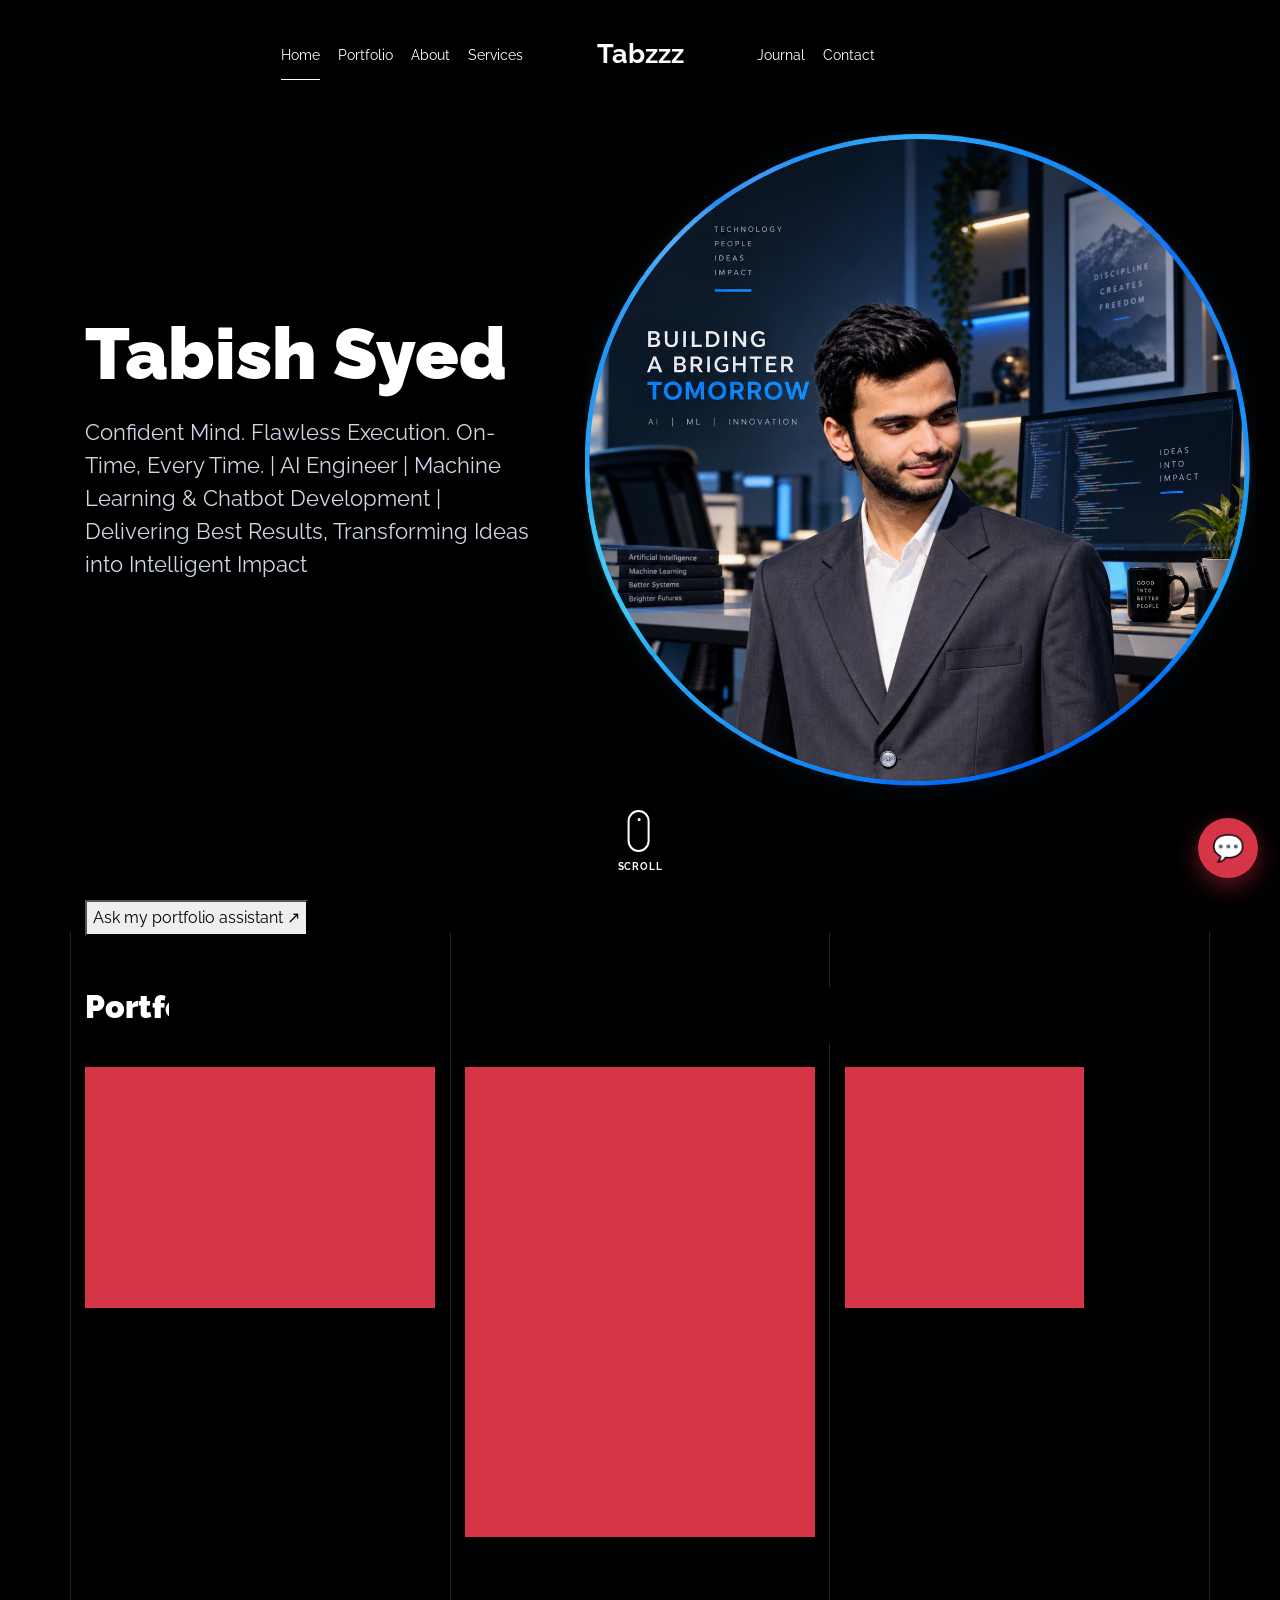
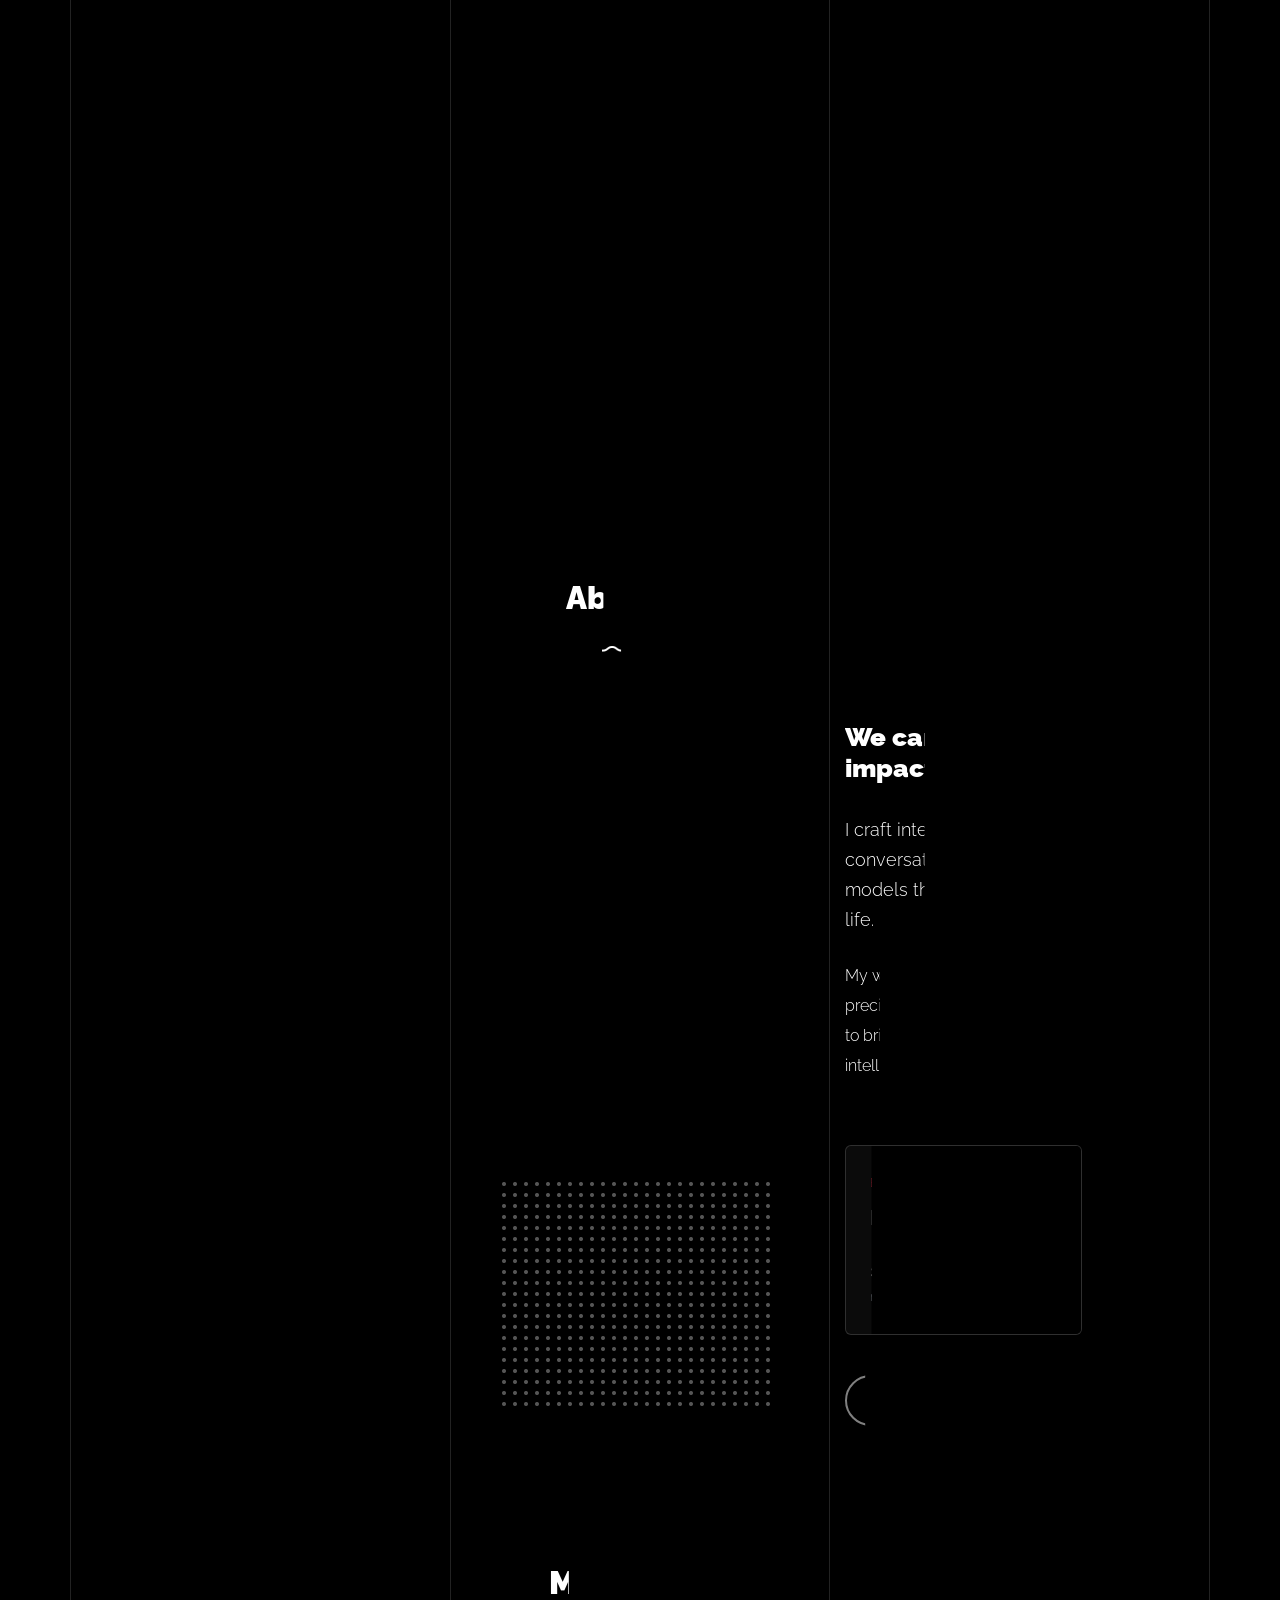
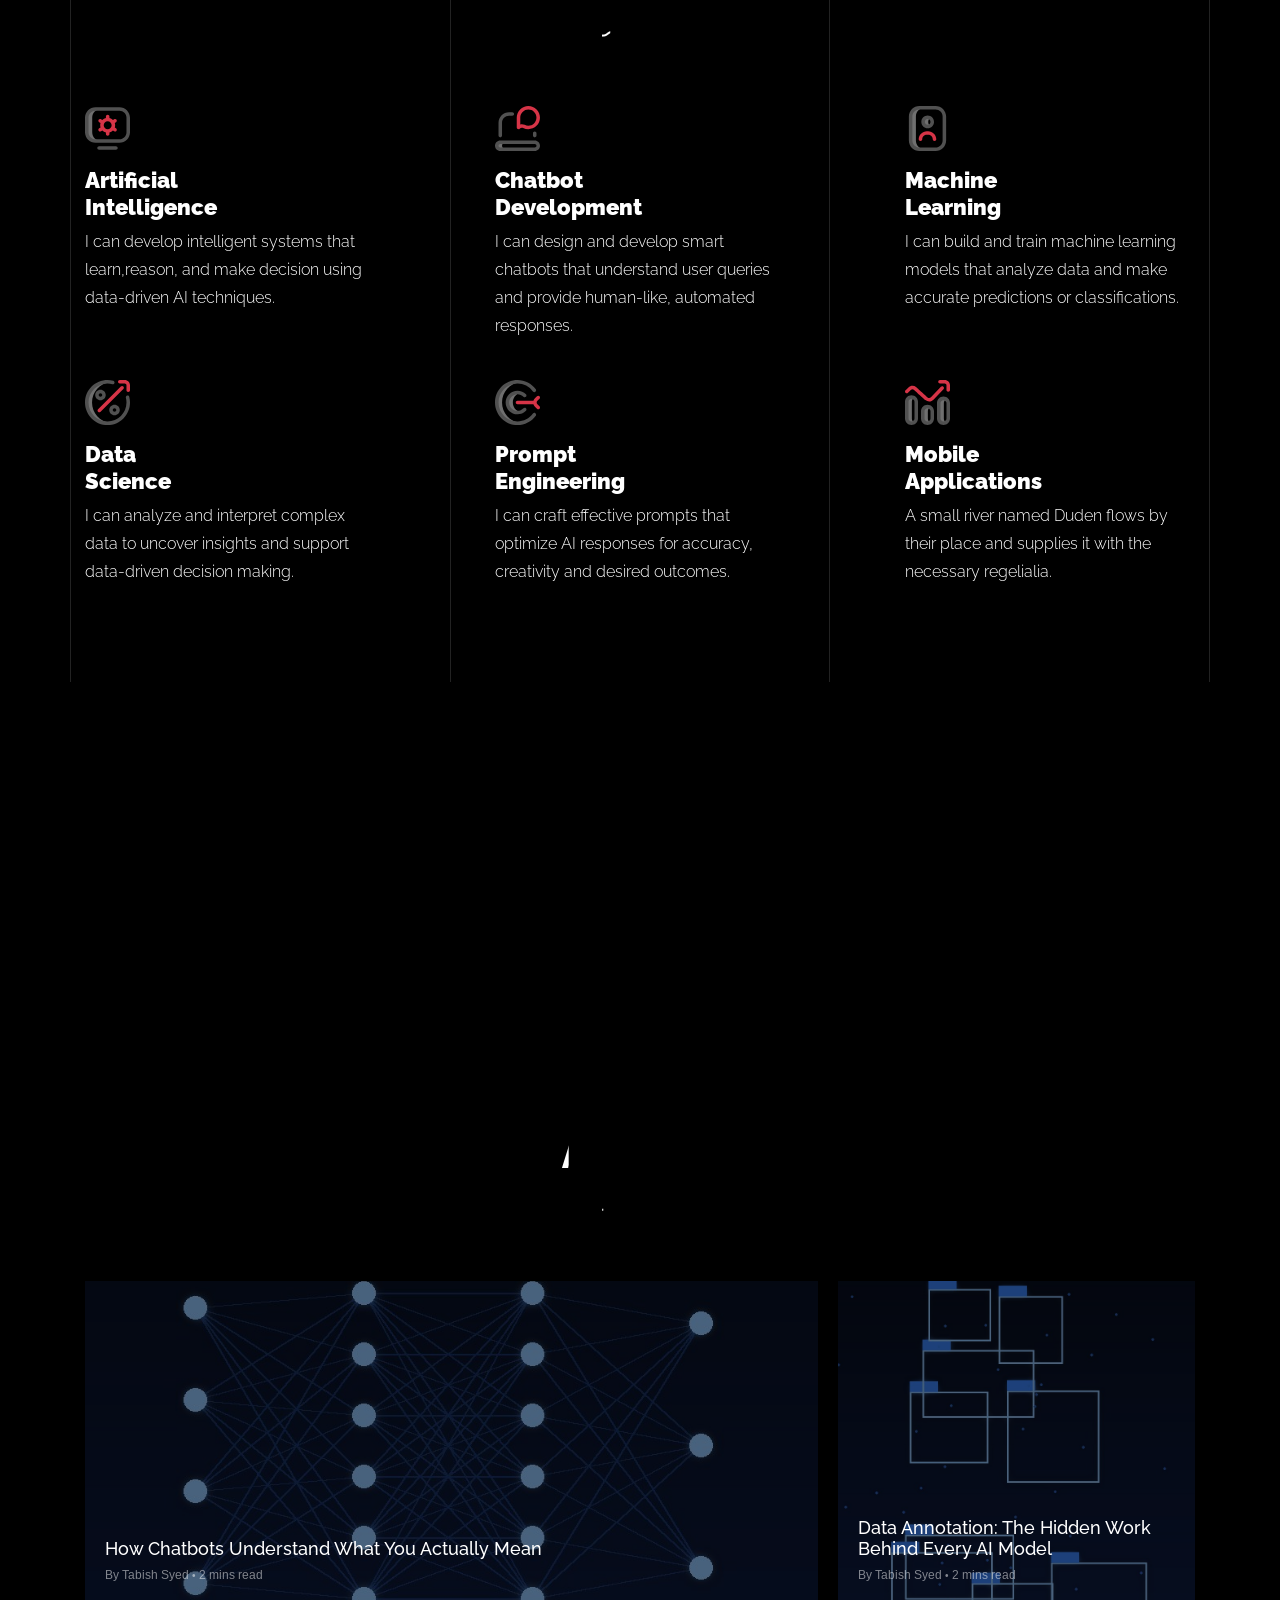
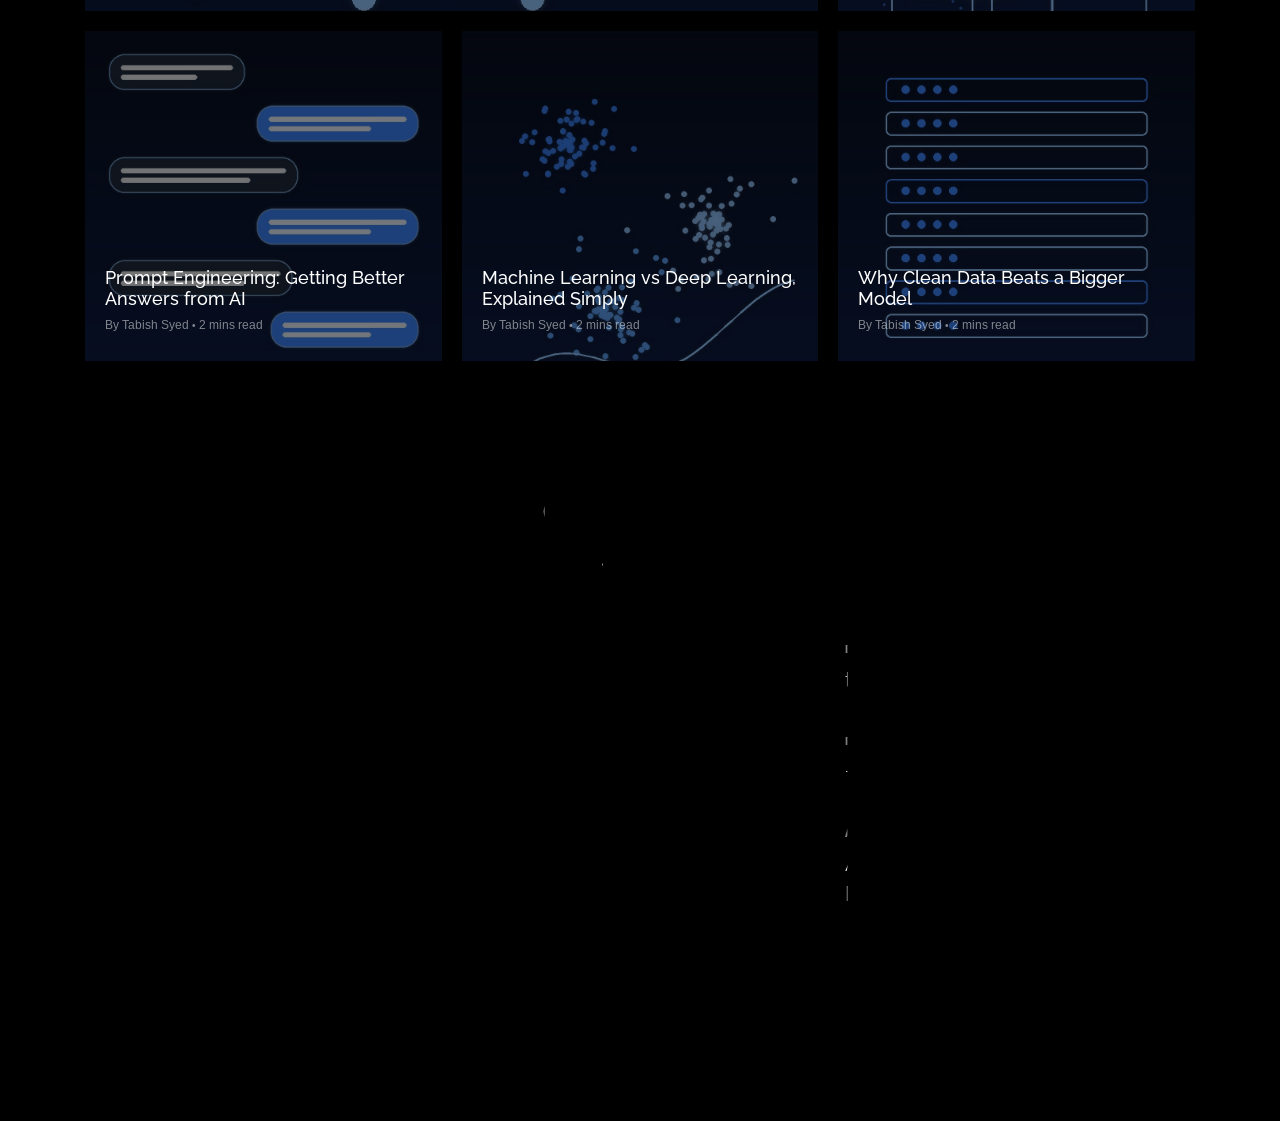
<file: index.html>
<!doctype html>
<html lang="en">
  <head>
    <title>Tabzzz</title>
    <meta charset="utf-8">
    <meta name="viewport" content="width=device-width, initial-scale=1, shrink-to-fit=no">

    <meta name="description" content="">
    <meta name="keywords" content="html, css, javascript, jquery">
    <meta name="author" content="">

    <link rel="stylesheet" href="css/vendor/icomoon/style.css">
    <link rel="stylesheet" href="css/vendor/owl.carousel.min.css">
    <link rel="stylesheet" href="css/vendor/animate.min.css">
    <link rel="stylesheet" href="css/vendor/aos.css">
    <link rel="stylesheet" href="css/vendor/bootstrap.min.css">
    <link rel="stylesheet" href="css/vendor/jquery.fancybox.min.css">
    

    <!-- Theme Style -->
    <link rel="stylesheet" href="css/style.css">
    <link rel="stylesheet" href="css/custom.css">
    <link rel="stylesheet" href="css/chatbot.css">

  </head>
  <body data-spy="scroll" data-target=".site-nav-target" data-offset="200">

    <nav class="unslate_co--site-mobile-menu">
      <div class="close-wrap d-flex">
        <a href="#" class="d-flex ml-auto js-menu-toggle">
          <span class="close-label">Close</span>
          <div class="close-times">
            <span class="bar1"></span>
            <span class="bar2"></span>
          </div>
        </a>
      </div>
      <div class="site-mobile-inner"></div>
    </nav>


    <div class="unslate_co--site-wrap">

      <div class="unslate_co--site-inner">

        <div class="lines-wrap">
          <div class="lines-inner">
            <div class="lines"></div>
          </div>
        </div>
        <!-- END lines -->
      
      <nav class="unslate_co--site-nav site-nav-target">

        <div class="container">
        
          <div class="row align-items-center justify-content-between text-left">
            <div class="col-md-5 text-right">
              <ul class="site-nav-ul js-clone-nav text-left d-none d-lg-inline-block">
                <li class="has-children">
                  <a href="#home-section" class="nav-link">Home</a>
                  
                </li>
                <li><a href="#portfolio-section" class="nav-link">Portfolio</a></li>
                <li><a href="#about-section" class="nav-link">About</a></li>
                <li><a href="#services-section" class="nav-link">Services</a></li>
              </ul>
            </div>
            <div class="site-logo pos-absolute">
              <a href="index.html" class="unslate_co--site-logo">Tabzzz</a>
            </div>
            <div class="col-md-5 text-right text-lg-left">
              <ul class="site-nav-ul js-clone-nav text-left d-none d-lg-inline-block">
                <li><a href="#journal-section" class="nav-link">Journal</a></li>
                <li><a href="#contact-section" class="nav-link">Contact</a></li>
              </ul>

              <ul class="site-nav-ul-none-onepage text-right d-inline-block d-lg-none">
                <li><a href="#" class="js-menu-toggle">Menu</a></li>
              </ul>

            </div>
          </div>
        </div>

      </nav>
      <!-- END nav -->

      <div class="cover-v1" id="home-section">
        <div class="container">
          <div class="row align-items-center">
              
            <div class="col-lg-5 text-left">
              <h1 class="heading gsap-reveal-hero">Tabish Syed</h1>
              <h2 class="subheading gsap-reveal-hero">Confident Mind. Flawless Execution. On-Time, Every Time. | AI Engineer | Machine Learning & Chatbot Development | Delivering Best Results, Transforming Ideas into Intelligent Impact</h2>
            </div>

          </div>
          <div class="portfolio-chat-hero-wrap">
            <button type="button" class="portfolio-chat-hero" id="portfolio-chat-hero-open">Ask my portfolio assistant <span aria-hidden="true">↗</span></button>
          </div>
        </div>


        <a href="#portfolio-section" class="mouse-wrap smoothscroll">
          <span class="mouse">
            <span class="scroll"></span>
          </span>
          <span class="mouse-label">Scroll</span>
        </a>

      </div>
      <!-- END .cover-v1 -->


      <div class="unslate_co--section" id="portfolio-section">
        <div class="container">
          
          
          <div class="relative"><div class="loader-portfolio-wrap"><div class="loader-portfolio"></div></div> </div>
          <div id="portfolio-single-holder"></div>

          <div class="portfolio-wrapper">

            <div class="d-flex align-items-center mb-4 gsap-reveal gsap-reveal-filter">
              <h2 class="mr-auto heading-h2"><span class="gsap-reveal">Portfolio</span></h2>

              <!-- <a href="#" class="text-white js-filter d-inline-block d-lg-none">Filter</a>
              
              <div class="filter-wrap">
                <div class="filter ml-auto" id="filters">
                  <a href="#" class="active" data-filter="*">All</a>
                  <a href="#" data-filter=".web">Web</a>
                  <a href="#" data-filter=".branding">Branding</a>
                  <a href="#" data-filter=".illustration">Illustration</a>
                  <a href="#" data-filter=".packaging">Packaging</a>
                </div>
              </div> -->
            </div>


            
            <div id="posts" class="row gutter-isotope-item">

              <div class="item col-sm-6 col-md-6 col-lg-4 isotope-mb-2">
                <a href="project-sea-route-ai.html" class="portfolio-item isotope-item gsap-reveal-img">
                    <div class="overlay">
                      <span class="wrap-icon icon-link2"></span>
                      <div class="portfolio-item-content">
                        <h3>Sea Route AI</h3>
                        <p>machine learning, simulation, research</p>
                      </div>
                    </div>
                    <img src="images/ai_proj_sea.jpg" class="lazyload  img-fluid" alt="Sea Route AI" />
                  </a>
              </div>

              <div class="item col-sm-6 col-md-6 col-lg-4 isotope-mb-2">
                <a href="project-plant-disease-classification.html" class="portfolio-item item-portrait isotope-item gsap-reveal-img">
                    <div class="overlay">
                      <span class="wrap-icon icon-link2"></span>
                      <div class="portfolio-item-content">
                        <h3>Plant Disease Classification</h3>
                        <p>computer vision, deep learning</p>
                      </div>
                    </div>
                    <img src="images/ai_proj_plant.jpg" class="lazyload  img-fluid" alt="Plant Disease Classification" />
                  </a>
              </div>

              <div class="item col-sm-6 col-md-6 col-lg-4 isotope-mb-2">
                <a href="project-rental-tracker.html" class="portfolio-item isotope-item gsap-reveal-img">
                    <div class="overlay">
                      <span class="wrap-icon icon-link2"></span>
                      <div class="portfolio-item-content">
                        <h3>Rental Tracker</h3>
                        <p>data tracking, AI-assisted build</p>
                      </div>
                    </div>
                    <img src="images/ai_proj_rental.jpg" class="lazyload  img-fluid" alt="Rental Tracker" />
                  </a>
              </div>

              <div class="item col-sm-6 col-md-6 col-lg-4 isotope-mb-2">
                <a href="project-bug-fixing-agent.html" class="portfolio-item item-portrait isotope-item gsap-reveal-img">
                    <div class="overlay">
                      <span class="wrap-icon icon-link2"></span>
                      <div class="portfolio-item-content">
                        <h3>Bug-Fixing AI Agent</h3>
                        <p>AI agent, Python</p>
                      </div>
                    </div>
                    <img src="images/ai_proj_bugfix.jpg" class="lazyload  img-fluid" alt="Bug-Fixing AI Agent" />
                  </a>
              </div>

              <div class="item col-sm-6 col-md-6 col-lg-4 isotope-mb-2">
                <a href="images/ai_proj_ids.jpg" class="portfolio-item isotope-item gsap-reveal-img" data-fancybox="gallery" data-caption="Network Intrusion Detection: Cybersecurity and ML project. In progress.">
                    <div class="overlay">
                      <span class="wrap-icon icon-photo2"></span>
                      <div class="portfolio-item-content">
                        <h3>Network Intrusion Detection</h3>
                        <p>cybersecurity, machine learning</p>
                      </div>
                    </div>
                    <img src="images/ai_proj_ids.jpg" class="lazyload  img-fluid" alt="Network Intrusion Detection" />
                  </a>
              </div>

              <div class="item col-sm-6 col-md-6 col-lg-4 isotope-mb-2">
                <a href="images/ai_proj_phish.jpg" class="portfolio-item item-portrait isotope-item gsap-reveal-img" data-fancybox="gallery" data-caption="Phishing URL Classifier: Cybersecurity and data science project. In progress.">
                    <div class="overlay">
                      <span class="wrap-icon icon-photo2"></span>
                      <div class="portfolio-item-content">
                        <h3>Phishing URL Classifier</h3>
                        <p>cybersecurity, data science</p>
                      </div>
                    </div>
                    <img src="images/ai_proj_phish.jpg" class="lazyload  img-fluid" alt="Phishing URL Classifier" />
                  </a>
              </div>

            </div>
            
          </div>


        </div>
      </div>



      <div class="unslate_co--section" id="about-section">
        <div class="container">
          
          <div class="section-heading-wrap text-center mb-5">
            <h2 class="heading-h2 text-center divider"><span class="gsap-reveal">About Me</span></h2>
            <span class="gsap-reveal">
            <img src="images/divider.png" alt="divider" width="76">
            </span>
          </div>
          

          <div class="row mt-5 justify-content-between">
            <div class="col-lg-7 mb-5 mb-lg-0">
              <figure class="dotted-bg gsap-reveal-img ">
              <img src="images/tabz_main.png" alt="Tabish Syed" class="img-fluid">

              </figure>
            </div>
            <div class="col-lg-4 pr-lg-5">
              <h3 class="mb-4 heading-h3"><span class="gsap-reveal">We can turn ideas into impact</span></h3>
              <p class="lead gsap-reveal"> I craft intelligent systems, conversational chatbots, and learning models that bring real-world ideas to life.</p>
              <p class="mb-4 gsap-reveal"> My work blends AI experimentation, data precision, and forward-thinking innovation to bridge human creativity with artificial intelligence.</p>
              <div class="experience-block gsap-reveal">
                <span class="exp-label">Experience</span>
                <h4>Data Annotation</h4>
                <div class="exp-stats">
                  <div class="exp-stat"><strong>5,000+</strong><span>minutes annotated</span></div>
                  <div class="exp-stat"><strong>3</strong><span>months</span></div>
                </div>
              </div>
              <p class="gsap-reveal"><a href="Tabish_Syed_Resume.pdf" download="Tabish_Syed_Resume.pdf" class="btn btn-outline-pill btn-custom-light">Download my CV</a></p>
            </div>
          </div>
        </div>
      </div>

      <div class="unslate_co--section" id="services-section">
        <div class="container">

          <div class="section-heading-wrap text-center mb-5">
            <h2 class="heading-h2 text-center divider"><span class="gsap-reveal">My Services</span></h2>
            <span class="gsap-reveal"><img src="images/divider.png" alt="divider" width="76"></span>
          </div>

          <div class="row gutter-v3">
            <div class="col-md-6 col-lg-4 mb-4">
              <div class="feature-v1" data-aos="fade-up" data-aos-delay="0">
                <div class="wrap-icon mb-3">
                  <img src="images/svg/001-options.svg" alt="Image" width="45">
                </div>
                <h3>Artificial<br> Intelligence</h3>
                <p>I can develop intelligent systems that learn,reason, and make decision using data-driven AI techniques. </p>
              </div> 
            </div>
            <div class="col-md-6 col-lg-4 mb-4">
              <div class="feature-v1" data-aos="fade-up" data-aos-delay="100">
                <div class="wrap-icon mb-3">
                  <img src="images/svg/002-chat.svg" alt="Icon" width="45">
                </div>
                <h3>Chatbot <br> Development</h3>
                <p>I can design and develop smart chatbots that understand user queries and provide human-like, automated responses. </p>
              </div> 
            </div>
            <div class="col-md-6 col-lg-4 mb-4">
              <div class="feature-v1" data-aos="fade-up" data-aos-delay="200">
                <div class="wrap-icon mb-3">
                  <img src="images/svg/003-contact-book.svg" alt="Image" class="img-fluid" width="45">
                </div>
                <h3>Machine <br> Learning</h3>
                <p>I can build and train machine learning models that analyze data and make accurate predictions or classifications. </p>
              </div> 
            </div>

            <div class="col-md-6 col-lg-4 mb-4">
              <div class="feature-v1" data-aos="fade-up" data-aos-delay="0">
                <div class="wrap-icon mb-3">
                  <img src="images/svg/004-percentage.svg" alt="Image" width="45">
                </div>
                <h3>Data <br> Science</h3>
                <p>I can analyze and interpret complex data to uncover insights and support data-driven decision making. </p>
              </div> 
            </div>
            <div class="col-md-6 col-lg-4 mb-4">
              <div class="feature-v1" data-aos="fade-up" data-aos-delay="100">
                <div class="wrap-icon mb-3">
                  <img src="images/svg/006-goal.svg" alt="Image" width="45">
                </div>
                <h3>Prompt<br> Engineering</h3>
                <p>I can craft effective prompts that optimize AI responses for accuracy, creativity and desired outcomes. </p>
              </div> 
            </div>
            <div class="col-md-6 col-lg-4 mb-4">
              <div class="feature-v1" data-aos="fade-up" data-aos-delay="200">
                <div class="wrap-icon mb-3">
                  <img src="images/svg/005-line-chart.svg" alt="Image" width="45">
                </div>
                <h3>Mobile <br> Applications</h3>
                <p>A small river named Duden flows by their place and supplies it with the necessary regelialia. </p>
              </div> 
            </div>

          </div>
        </div>
      </div>
        </div>
      </div>
      <!-- END .counter -->

    

      <div class="unslate_co--section" id="journal-section">
        <div class="container">
          <div class="section-heading-wrap text-center mb-5">
            <h2 class="heading-h2 text-center divider"><span class="gsap-reveal">AI Journal</span></h2>
            <span class="gsap-reveal"><img src="images/divider.png" alt="divider" width="76"></span>
          </div>

          
          <div class="row gutter-v4 align-items-stretch">
            <div class="col-sm-6 col-md-6 col-lg-8 blog-post-entry" data-aos="fade-up" data-aos-delay="0">

              <a href="journal-chatbots.html" class="grid-item blog-item w-100 h-100">
                <div class="overlay">
                  <div class="portfolio-item-content">
                    <h3>How Chatbots Understand What You Actually Mean</h3>
                    <p class="post-meta">By Tabish Syed <span class="small">&bullet;</span> 2 mins read</p>
                  </div>
                </div>
                <img src="images/ai_post_1.jpg" class="lazyload" alt="Image" />
              </a>


            </div>
            <div class="col-sm-6 col-md-6 col-lg-4 blog-post-entry" data-aos="fade-up" data-aos-delay="100">
              <a href="journal-data-annotation.html" class="grid-item blog-item w-100 h-100">
                <div class="overlay">
                  <div class="portfolio-item-content">
                    <h3>Data Annotation: The Hidden Work Behind Every AI Model</h3>
                    <p class="post-meta">By Tabish Syed <span class="small">&bullet;</span> 2 mins read</p>
                  </div>
                </div>
                <img src="images/ai_post_2.jpg" class="lazyload" alt="Image" />
              </a>
            </div>


            <div class="col-sm-6 col-md-6 col-lg-4 blog-post-entry" data-aos="fade-up" data-aos-delay="0">

              <a href="journal-prompt-engineering.html" class="grid-item blog-item w-100 h-100">
                <div class="overlay">
                  <div class="portfolio-item-content">
                    <h3>Prompt Engineering: Getting Better Answers from AI</h3>
                    <p class="post-meta">By Tabish Syed <span class="small">&bullet;</span> 2 mins read</p>
                  </div>
                </div>
                <img src="images/ai_post_3.jpg" class="lazyload" alt="Image" />
              </a>


            </div>
            <div class="col-sm-6 col-md-6 col-lg-4 blog-post-entry" data-aos="fade-up" data-aos-delay="100">
              <a href="journal-ml-vs-deep-learning.html" class="grid-item blog-item w-100 h-100">
                <div class="overlay">
                  <div class="portfolio-item-content">
                    <h3>Machine Learning vs Deep Learning, Explained Simply</h3>
                    <p class="post-meta">By Tabish Syed <span class="small">&bullet;</span> 2 mins read</p>
                  </div>
                </div>
                <img src="images/ai_post_4.jpg" class="lazyload" alt="Image" />
              </a>
            </div>

            <div class="col-sm-6 col-md-6 col-lg-4 blog-post-entry" data-aos="fade-up" data-aos-delay="200">
              <a href="journal-clean-data.html" class="grid-item blog-item w-100 h-100">
                <div class="overlay">
                  <div class="portfolio-item-content">
                    <h3>Why Clean Data Beats a Bigger Model</h3>
                    <p class="post-meta">By Tabish Syed <span class="small">&bullet;</span> 2 mins read</p>
                  </div>
                </div>
                <img src="images/ai_post_5.jpg" class="lazyload" alt="Image" />
              </a>
            </div>


          </div>

        </div>
      </div>
      <!-- END blog posts -->


      <div class="unslate_co--section" id="contact-section">
        <div class="container">
          <div class="section-heading-wrap text-center mb-5">
            <h2 class="heading-h2 text-center divider"><span class="gsap-reveal">Get In Touch</span></h2>
            <span class="gsap-reveal"><img src="images/divider.png" alt="divider" width="76"></span>
          </div>


          <div class="row justify-content-between">
            
            <div class="col-md-6">
              <form method="post" class="form-outline-style-v1" id="contactForm">
                <!-- Web3Forms: paste your access key below (see instructions) -->
                <input type="hidden" name="access_key" value="YOUR_ACCESS_KEY_HERE">
                <input type="hidden" name="subject" value="New message from your portfolio website">
                <input type="hidden" name="from_name" value="Tabzzz Portfolio">
                <input type="checkbox" name="botcheck" style="display:none" tabindex="-1" autocomplete="off">
                <div class="form-group row mb-0">

                  <div class="col-lg-6 form-group gsap-reveal">
                    <label for="name">Name</label>
                    <input name="name" type="text" class="form-control" id="name">
                  </div>
                  <div class="col-lg-6 form-group gsap-reveal">
                    <label for="email">Email</label>
                    <input name="email" type="email" class="form-control" id="email">
                  </div>
                  <div class="col-lg-12 form-group gsap-reveal">
                    <label for="message">Write your message...</label>
                    <textarea name="message" id="message" cols="30" rows="7" class="form-control"></textarea>
                  </div>
                </div>
                <div class="form-group row gsap-reveal">
                    <div class="col-md-12 d-flex align-items-center">
                      <input type="submit" class="btn btn-outline-pill btn-custom-light mr-3" value="Send Message">
                      <span class="submitting"></span>
                    </div>
                  </div>
              </form>
              <div id="form-message-warning" class="mt-4"></div> 
              <div id="form-message-success">
                Your message was sent, thank you!
              </div>

            </div>

            <div class="col-md-4">
              <div class="contact-info-v1">
                <div class="gsap-reveal d-block">
                  <span class="d-block contact-info-label">Email</span>
                  <a href="mailto:tabishsyed05@gmail.com" class="contact-info-val">tabishsyed05@gmail.com</a>
                </div>
                <div class="gsap-reveal d-block">
                  <span class="d-block contact-info-label">Phone</span>
                  <a href="tel:+917875012501" class="contact-info-val">+91 7875012501</a>
                </div>
                <div class="gsap-reveal d-block">
                  <span class="d-block contact-info-label">Address</span>
                  <address class="contact-info-val">Andheri west   <br> Mumbai 400053</address>
                </div>
              </div>
            </div>

          </div>
        </div>
      </div>
      </div> <!-- END .unslate_co-site-inner -->

      <footer class="unslate_co--footer unslate_co--section">
        <div class="container">
          <div class="row justify-content-center">
            <div class="col-md-7">
            </div>
          </div>
        </div>
      </footer>

      
    </div>

    
    <!-- Loader -->
    <div id="unslate_co--overlayer"></div>
    <div class="site-loader-wrap">
      <div class="site-loader"></div>
    </div>

    <script src="js/scripts-dist.js"></script>
    <script src="js/main.js"></script>
    <script src="js/chatbot.js"></script>

  </body>
</html>
</file>
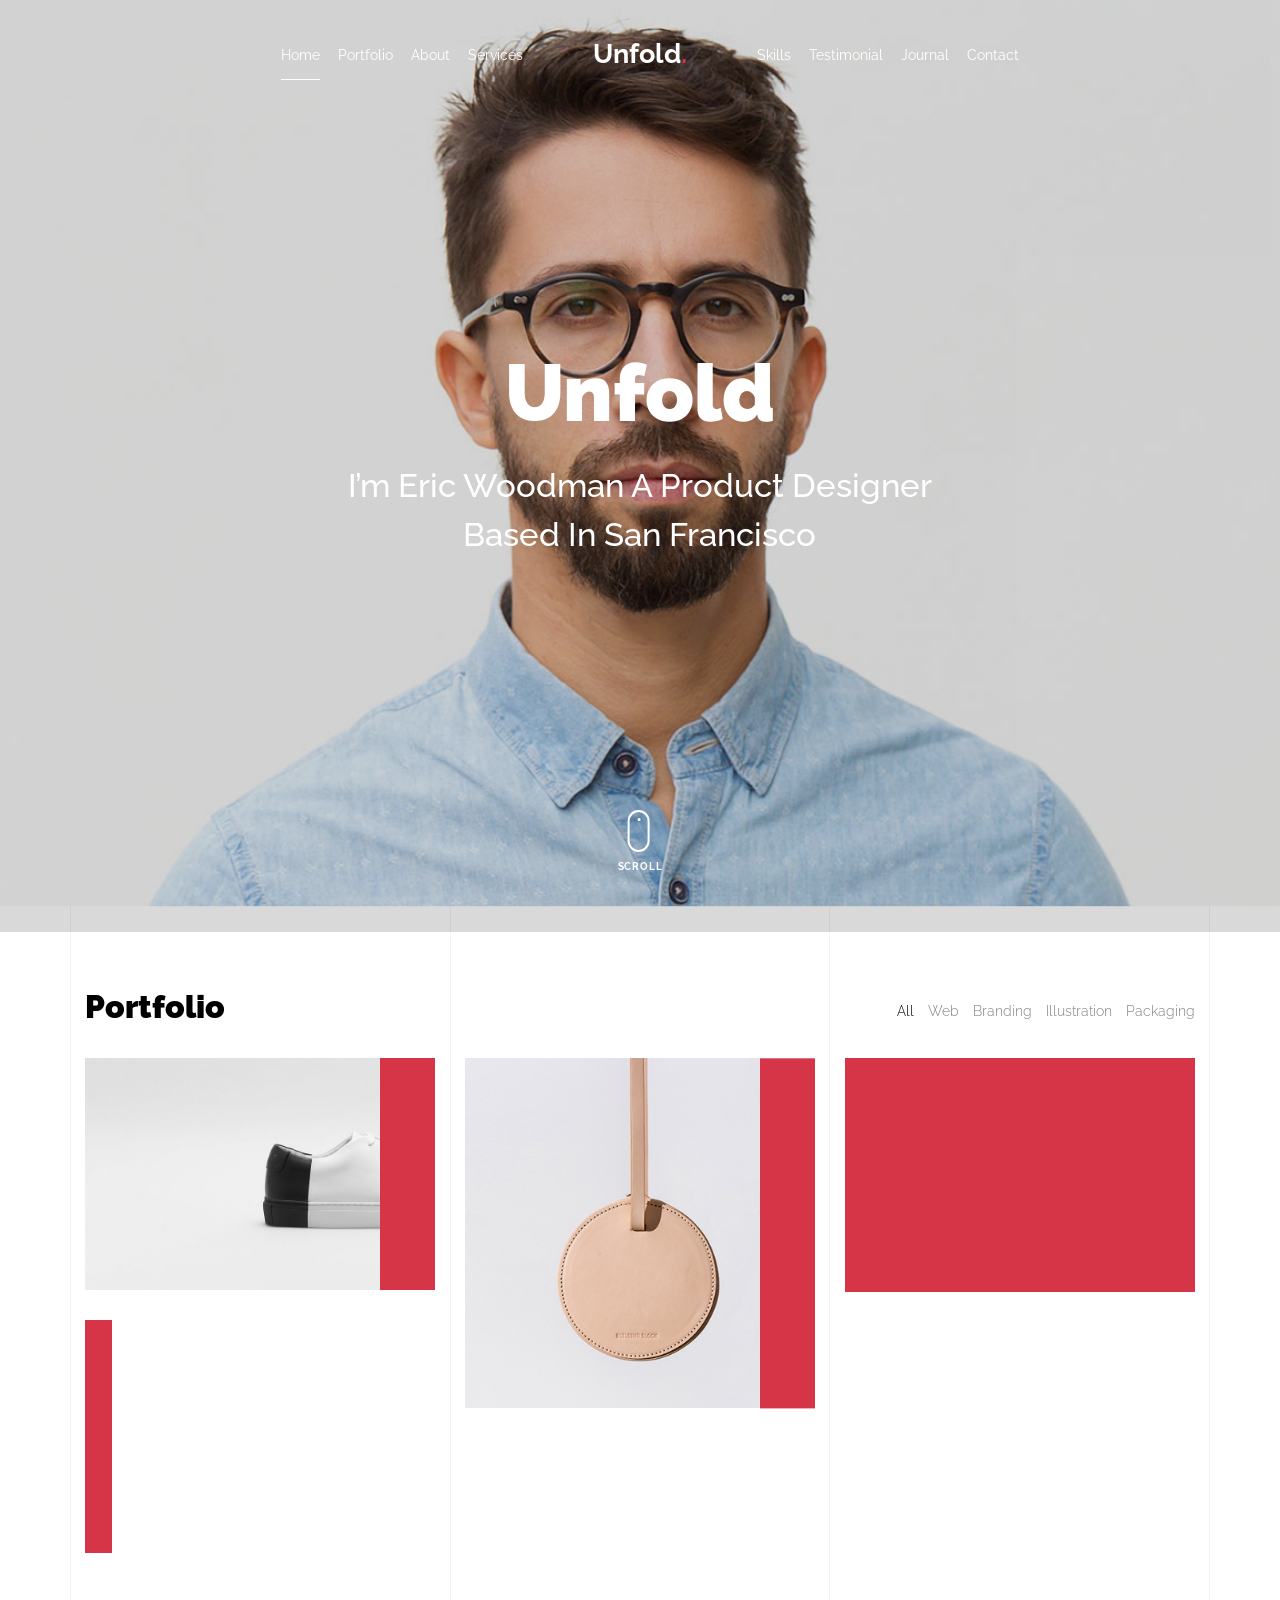
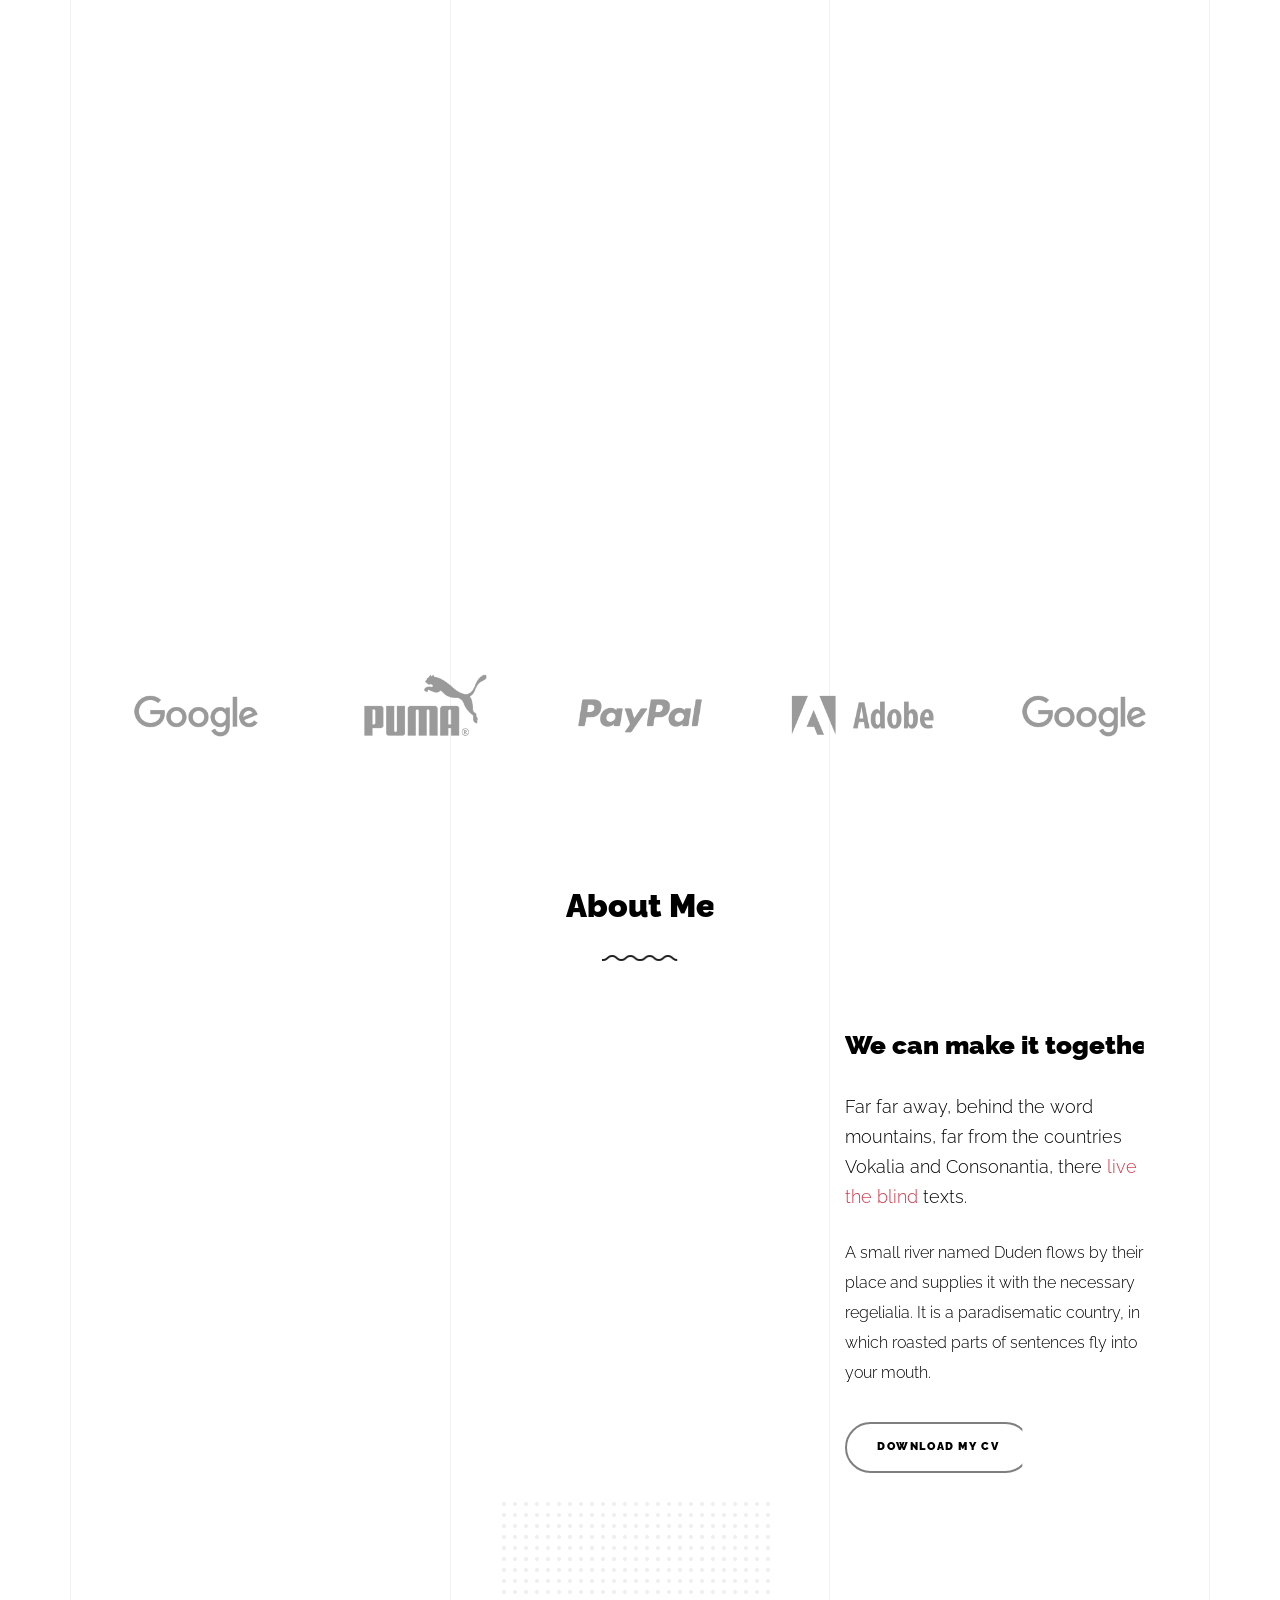
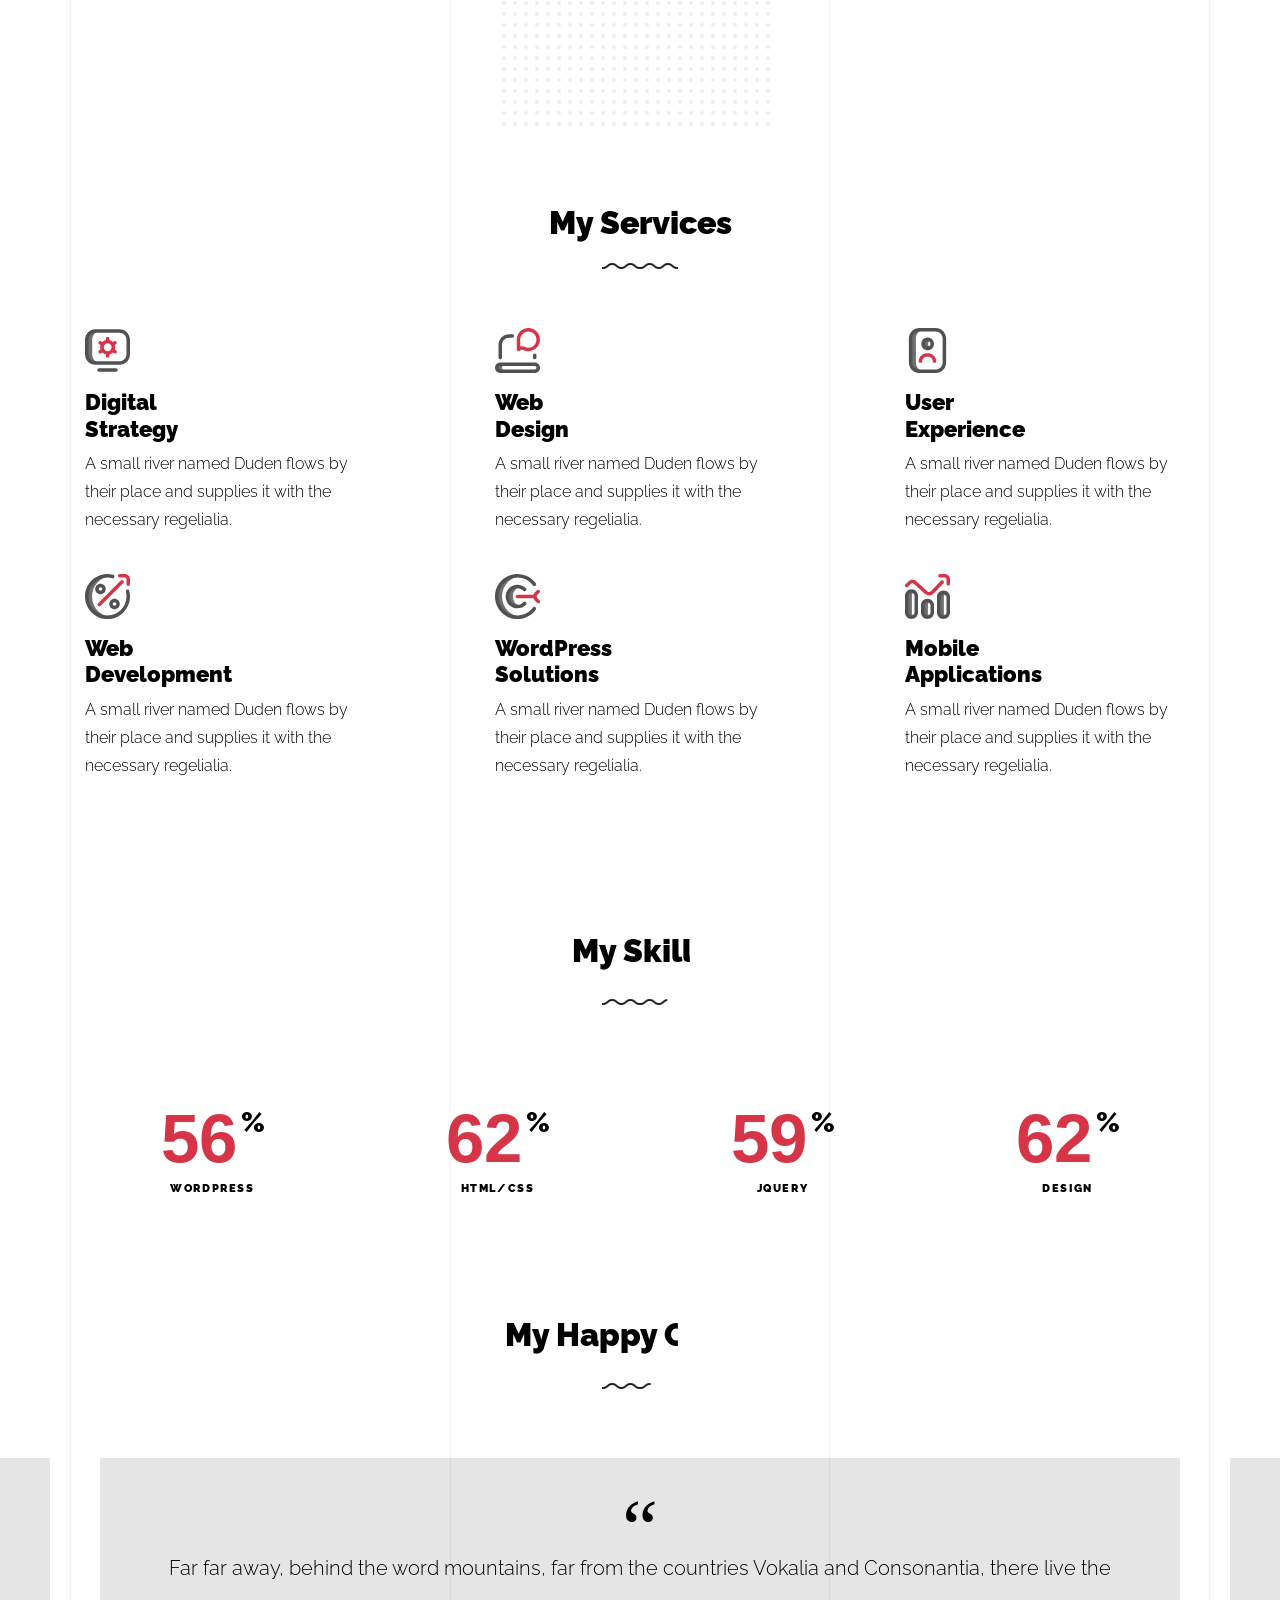
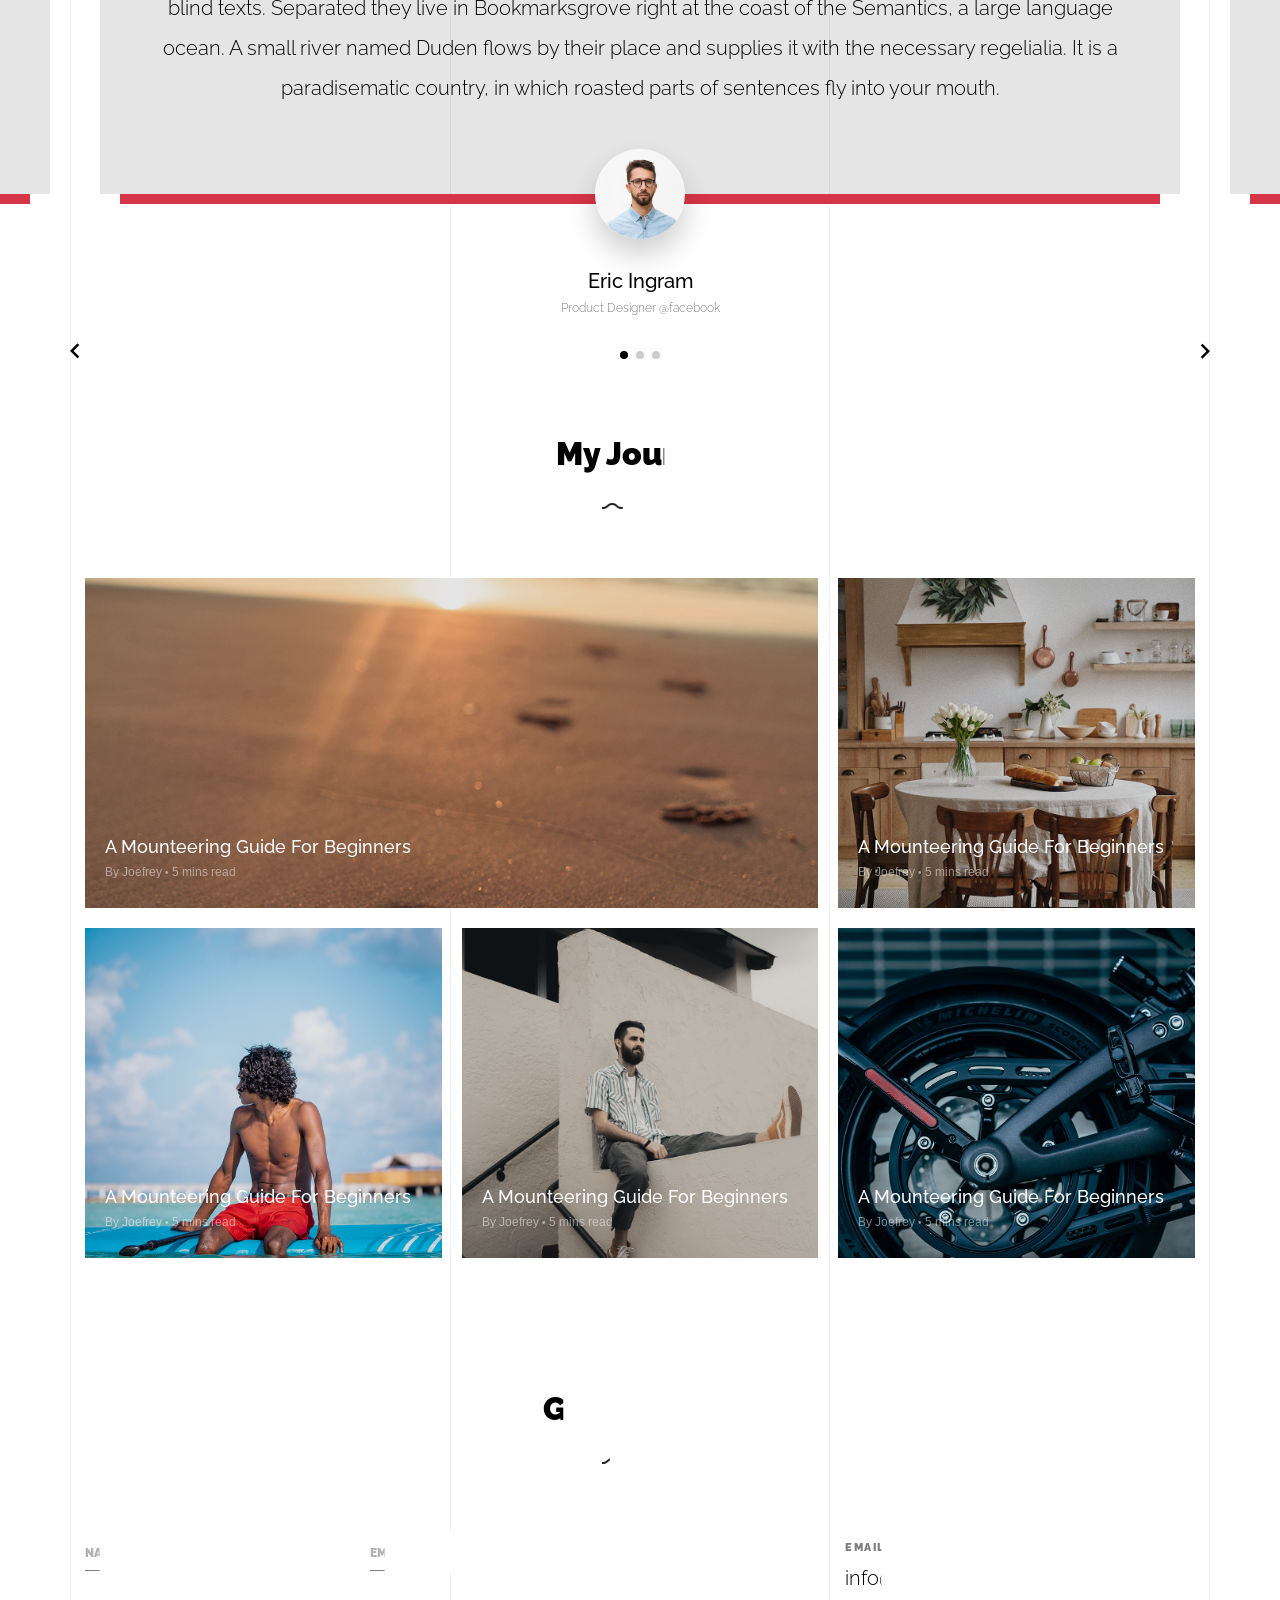
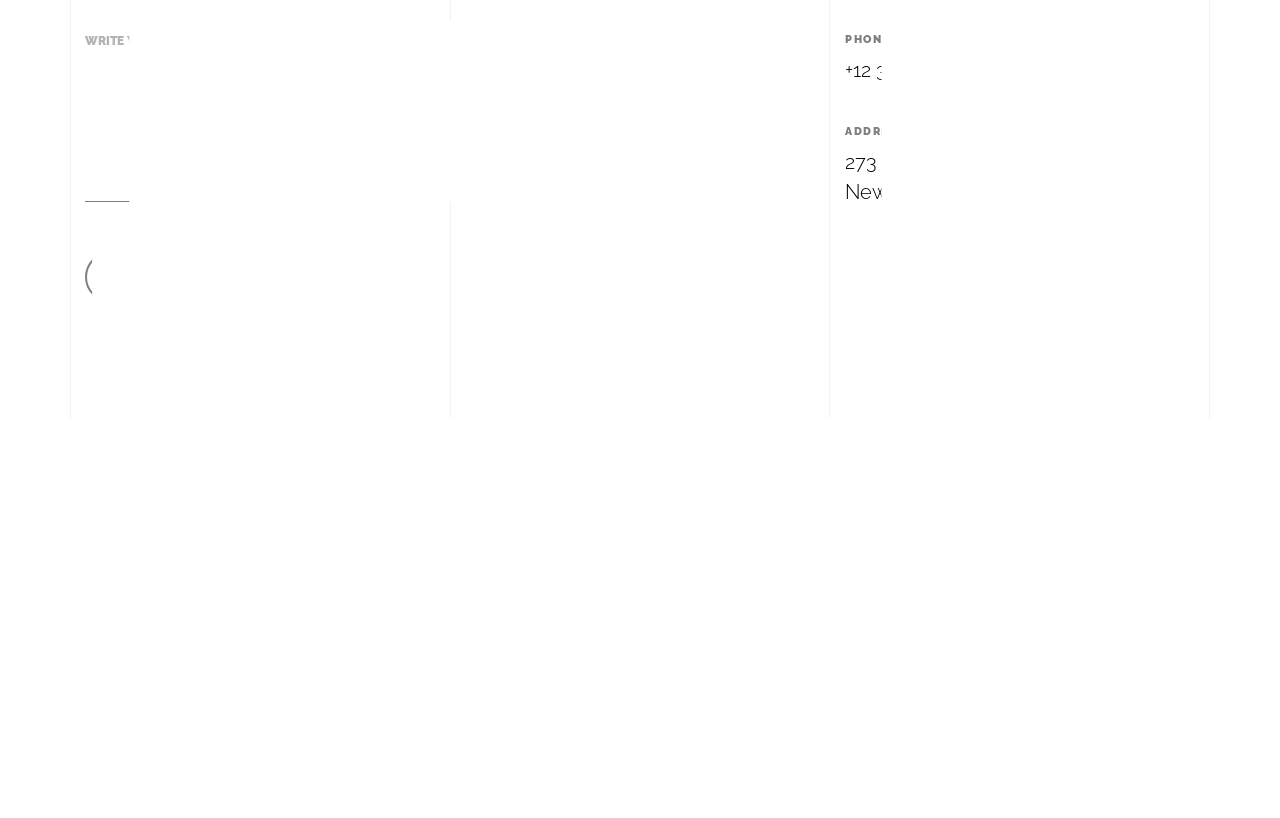
<file: light/index.html>
<!doctype html>
<html lang="en">
  <head>
    <title>Unfold &mdash; A onepage portfolio HTML template by Unslate.co</title>
    <meta charset="utf-8">
    <meta name="viewport" content="width=device-width, initial-scale=1, shrink-to-fit=no">
    
    <meta name="description" content="A onepage portfolio HTML template by Unslate.co">
    <meta name="keywords" content="html, css, javascript, jquery">
    <meta name="author" content="Unslate.co">

    <link rel="stylesheet" href="css/vendor/icomoon/style.css">
    <link rel="stylesheet" href="css/vendor/owl.carousel.min.css">
    <link rel="stylesheet" href="css/vendor/aos.css">
    <link rel="stylesheet" href="css/vendor/animate.min.css">
    <link rel="stylesheet" href="css/vendor/bootstrap.min.css">
    <link rel="stylesheet" href="css/vendor/jquery.fancybox.min.css">
    

    <!-- Theme Style -->
    <link rel="stylesheet" href="css/style.css">

  </head>
  <body data-spy="scroll" data-target=".site-nav-target" data-offset="200">

    <nav class="unslate_co--site-mobile-menu">
      <div class="close-wrap d-flex">
        <a href="#" class="d-flex ml-auto js-menu-toggle">
          <span class="close-label">Close</span>
          <div class="close-times">
            <span class="bar1"></span>
            <span class="bar2"></span>
          </div>
        </a>
      </div>
      <div class="site-mobile-inner"></div>
    </nav>


    <div class="unslate_co--site-wrap">

      <div class="unslate_co--site-inner">

        <div class="lines-wrap">
          <div class="lines-inner">
            <div class="lines"></div>
          </div>
        </div>
        <!-- END lines -->
      
      <nav class="unslate_co--site-nav site-nav-target">

        <div class="container">
        
          <div class="row align-items-center justify-content-between text-left">
            <div class="col-md-5 text-right">
              <ul class="site-nav-ul js-clone-nav text-left d-none d-lg-inline-block">
                <li class="has-children">
                  <a href="#home-section" class="nav-link">Home</a>
                  <ul class="dropdown">
                    <li>
                      <a href="index.html">Hero Image BG</a>
                    </li>
                    <li>
                      <a href="index-video.html">Video BG</a>
                    </li>
                    <li>
                      <a href="index-hero-slider.html">Hero Slider</a>
                    </li>
                    <li>
                      <a href="index-sidebar-menu.html">Sidebar Menu</a>
                    </li>
                    <li>
                      <a href="index-right-menu.html">Right Menu</a>
                    </li>
                  </ul>
                </li>
                <li><a href="#portfolio-section" class="nav-link">Portfolio</a></li>
                <li><a href="#about-section" class="nav-link">About</a></li>
                <li><a href="#services-section" class="nav-link">Services</a></li>
              </ul>
            </div>
            <div class="site-logo pos-absolute">
              <a href="index.html" class="unslate_co--site-logo">Unfold<span>.</span></a>
            </div>
            <div class="col-md-5 text-right text-lg-left">
              <ul class="site-nav-ul js-clone-nav text-left d-none d-lg-inline-block">
                <li><a href="#skills-section" class="nav-link">Skills</a></li>
                <li><a href="#testimonial-section" class="nav-link">Testimonial</a></li>
                <li><a href="#journal-section" class="nav-link">Journal</a></li>
                <li><a href="#contact-section" class="nav-link">Contact</a></li>
              </ul>

              <ul class="site-nav-ul-none-onepage text-right d-inline-block d-lg-none">
                <li><a href="#" class="js-menu-toggle">Menu</a></li>
              </ul>

            </div>
          </div>
        </div>

      </nav>
      <!-- END nav -->

      <div class="cover-v1 jarallax overlay" style="background-image: url('images/cover_bg_1.jpg');" id="home-section">
        <div class="container">
          <div class="row align-items-center">
              
            <div class="col-md-7 mx-auto text-center">
              <h1 class="heading gsap-reveal-hero text-white">Unfold</h1>
              <h2 class="subheading gsap-reveal-hero text-white">I’m Eric Woodman A Product Designer Based In San Francisco</h2>
            </div>

          </div>
        </div>


        <!-- dov -->
        <a href="#portfolio-section" class="mouse-wrap smoothscroll">
          <span class="mouse">
            <span class="scroll"></span>
          </span>
          <span class="mouse-label">Scroll</span>
        </a>

      </div>
      <!-- END .cover-v1 -->



      <div class="unslate_co--section" id="portfolio-section">
        <div class="container">
          
          
          <div class="relative"><div class="loader-portfolio-wrap"><div class="loader-portfolio dark"></div></div> </div>
          <div id="portfolio-single-holder"></div>

          <div class="portfolio-wrapper">

            <div class="d-flex align-items-center mb-4 gsap-reveal gsap-reveal-filter">
              <h2 class="mr-auto heading-h2">Portfolio</h2>
              
              <a href="#" class="text-black js-filter d-inline-block d-lg-none">Filter</a>
              
              <div class="filter-wrap">
                <div class="filter ml-auto" id="filters">
                  <a href="#" class="active" data-filter="*">All</a>
                  <a href="#" data-filter=".web">Web</a>
                  <a href="#" data-filter=".branding">Branding</a>
                  <a href="#" data-filter=".illustration">Illustration</a>
                  <a href="#" data-filter=".packaging">Packaging</a>
                </div>
              </div>

            </div>


            
            <div id="posts" class="row gutter-isotope-item">
              <div class="item web branding col-sm-6 col-md-6 col-lg-4 isotope-mb-2">
                <a href="portfolio-single-1.html" class="portfolio-item ajax-load-page isotope-item gsap-reveal-img" data-id="1">
                    <div class="overlay">
                      <span class="wrap-icon icon-link2"></span>
                      <div class="portfolio-item-content">
                        <h3>Shoe Rebranding</h3>
                        <p>web, branding</p>
                      </div>
                    </div>
                    <img src="images/work_1_md.jpg" class="lazyload  img-fluid" alt="Images" />
                  </a>
              </div>
              <div class="item branding packaging illustration col-sm-6 col-md-6 col-lg-4 isotope-mb-2 ">
                <a href="portfolio-single-3.html" class="portfolio-item ajax-load-page item-portrait isotope-item gsap-reveal-img" data-id="3">
                    <div class="overlay">
                      <span class="wrap-icon icon-link2"></span>
                      <div class="portfolio-item-content">
                        <h3>Reworking</h3>
                        <p>branding, packaging, illustration</p>
                      </div>
                    </div>
                    <img src="images/work_2_md.jpg" class="lazyload  img-fluid" alt="Images" />
                  </a>
              </div>

              <div class="item branding packaging col-sm-6 col-md-6 col-lg-4 isotope-mb-2">
                <a href="portfolio-single-4.html" class="portfolio-item isotope-item ajax-load-page gsap-reveal-img" data-id="4">
                    <div class="overlay">
                      <span class="wrap-icon icon-link2"></span>
                      <div class="portfolio-item-content">
                        <h3>Modern Building</h3>
                        <p>branding, packaging</p>
                      </div>
                    </div>
                    <img src="images/work_3_md.jpg" class="lazyload  img-fluid" alt="Images" />
                  </a>
              </div>

              <div class="item web packaging col-sm-6 col-md-6 col-lg-4 isotope-mb-2">

                <a href="images/work_4_full.jpg" class="portfolio-item isotope-item gsap-reveal-img" data-fancybox="gallery" data-caption="Watch">
                    <div class="overlay">
                      <span class="wrap-icon icon-photo2"></span>
                      <div class="portfolio-item-content">
                        <h3>Watch</h3>
                        <p>web, packaging</p>
                      </div>
                    </div>
                    <img src="images/work_4_full.jpg" class="lazyload  img-fluid" alt="Images" />
                  </a>

              </div>

              <div class="item illustration packaging col-sm-6 col-md-6 col-lg-4 isotope-mb-2">
                <a href="images/work_5_md.jpg" class="portfolio-item isotope-item gsap-reveal-img" data-fancybox="gallery" data-caption="Shoe Rebranding">
                    <div class="overlay">
                      <span class="wrap-icon icon-photo2"></span>
                      <div class="portfolio-item-content">
                        <h3>Shoe Rebranding</h3>
                        <p>illustration, packaging</p>
                      </div>
                    </div>
                    <img src="images/work_5_md.jpg" class="lazyload  img-fluid" alt="Images" />
                  </a>
              </div>

              <div class="item web branding col-sm-6 col-md-6 col-lg-4 isotope-mb-2">
                <a href="portfolio-single-2.html" class="portfolio-item ajax-load-page item-portrait isotope-item gsap-reveal-img" data-id="2">
                    <div class="overlay">
                      <span class="wrap-icon icon-link2"></span>
                      <div class="portfolio-item-content">
                        <h3>Reshape</h3>
                        <p>web, branding</p>
                      </div>
                    </div>
                    <img src="images/work_6_md.jpg" class="lazyload  img-fluid" alt="Images" />
                  </a>
              </div>

              <div class="item branding packaging col-sm-6 col-md-6 col-lg-4 isotope-mb-2">
                <a href="images/work_7_a_md.jpg" class="portfolio-item item-portrait isotope-item gsap-reveal-img" data-fancybox="gallery" data-caption="Modern Building">
                    <div class="overlay">
                      <span class="wrap-icon icon-photo2"></span>
                      <div class="portfolio-item-content">
                        <h3>Modern Building</h3>
                        <p>branding, packaging</p>
                      </div>
                    </div>
                    <img src="images/work_7_a_md.jpg" class="lazyload  img-fluid" alt="Images" />
                  </a>
              </div>

              <div class="item web branding col-sm-6 col-md-6 col-lg-4 isotope-mb-2">
                <a href="https://www.youtube.com/watch?v=mwtbEGNABWU" class="portfolio-item isotope-item gsap-reveal-img" data-fancybox="gallery" data-caption="Showreel 2019">
                    <div class="overlay">
                      <span class="wrap-icon icon-play_circle_filled"></span>
                      <div class="portfolio-item-content">
                        <h3>Showreel 2019</h3>
                        <p>web, branding</p>
                      </div>
                    </div>
                    <img src="images/work_8_md.jpg" class="lazyload  img-fluid" alt="Images" />
                  </a>
              </div>

              <div class="item web illustration col-sm-6 col-md-6 col-lg-4 isotope-mb-2">
                <a href="images/work_9_a_md.jpg" class="portfolio-item isotope-item gsap-reveal-img" data-fancybox="gallery" data-caption="Render Packaging">
                    <div class="overlay">
                      <span class="wrap-icon icon-photo2"></span>
                      <div class="portfolio-item-content">
                        <h3>Render Packaging</h3>
                        <p>web, illustration</p>
                      </div>
                    </div>
                    <img src="images/work_9_a_md.jpg" class="lazyload  img-fluid" alt="Images" />
                  </a>
              </div>

            </div>
            
          </div>


        </div>
      </div>



      <div class="unslate_co--section">
        <div class="container">
          <div class="owl-carousel logo-slider">
            <div class="logo-v1 gsap-reveal">
              <img src="images/logo-google.png" alt="Image" class="img-fluid">
            </div>
            <div class="logo-v1 gsap-reveal">
              <img src="images/logo-puma.png" alt="Image" class="img-fluid">
            </div>
            <div class="logo-v1 gsap-reveal">
              <img src="images/logo-paypal.png" alt="Image" class="img-fluid">
            </div>
            <div class="logo-v1 gsap-reveal">
              <img src="images/logo-adobe.png" alt="Image" class="img-fluid">
            </div>
          </div>
        </div>
      </div>


      <div class="unslate_co--section" id="about-section">
        <div class="container">
          
          <div class="section-heading-wrap text-center mb-5">
            <h2 class="heading-h2 text-center divider"><span class="gsap-reveal">About Me</span></h2>
            <span class="gsap-reveal"><img src="images/divider.png" alt="divider" width="76"></span>
          </div>
          

          <div class="row mt-5 justify-content-between">
            <div class="col-lg-7 mb-5 mb-lg-0" data-aos="fade-up">
              <figure class="dotted-bg gsap-reveal-img">
                <img src="images/about_me_pic.jpg" alt="Image" class="img-fluid">
              </figure>
            </div>
            <div class="col-lg-4 pr-lg-5">
              <h3 class="mb-4 heading-h3"><span class="gsap-reveal">We can make it together</span></h3>
              <p class="lead gsap-reveal">Far far away, behind the word mountains, far from the countries Vokalia and Consonantia, there <a href="#">live the blind</a> texts. </p>
              <p class="mb-4 gsap-reveal">A small river named Duden flows by their place and supplies it with the necessary regelialia. It is a paradisematic country, in which roasted parts of sentences fly into your mouth.</p>
              <p class="gsap-reveal"><a href="#" class="btn btn-outline-pill btn-custom-light">Download my CV</a></p>
            </div>
          </div>
        </div>
      </div>

      <div class="unslate_co--section" id="services-section">
        <div class="container">

          <div class="section-heading-wrap text-center mb-5">
            <h2 class="heading-h2 text-center divider">My Services</h2>
            <img src="images/divider.png" alt="divider" width="76">
          </div>

          <div class="row gutter-v3">
            <div class="col-md-6 col-lg-4 mb-4">
              <div class="feature-v1" data-aos="fade-up" data-aos-delay="0">
                <div class="wrap-icon mb-3">
                  <img src="images/svg/001-options.svg" alt="Image" width="45">
                </div>
                <h3>Digital <br> Strategy</h3>
                <p>A small river named Duden flows by their place and supplies it with the necessary regelialia. </p>
              </div> 
            </div>
            <div class="col-md-6 col-lg-4 mb-4">
              <div class="feature-v1" data-aos="fade-up" data-aos-delay="100">
                <div class="wrap-icon mb-3">
                  <img src="images/svg/002-chat.svg" alt="Icon" width="45">
                </div>
                <h3>Web <br> Design</h3>
                <p>A small river named Duden flows by their place and supplies it with the necessary regelialia. </p>
              </div> 
            </div>
            <div class="col-md-6 col-lg-4 mb-4">
              <div class="feature-v1" data-aos="fade-up" data-aos-delay="200">
                <div class="wrap-icon mb-3">
                  <img src="images/svg/003-contact-book.svg" alt="Image" class="img-fluid" width="45">
                </div>
                <h3>User <br> Experience</h3>
                <p>A small river named Duden flows by their place and supplies it with the necessary regelialia. </p>
              </div> 
            </div>

            <div class="col-md-6 col-lg-4 mb-4">
              <div class="feature-v1" data-aos="fade-up" data-aos-delay="0">
                <div class="wrap-icon mb-3">
                  <img src="images/svg/004-percentage.svg" alt="Image" width="45">
                </div>
                <h3>Web <br> Development</h3>
                <p>A small river named Duden flows by their place and supplies it with the necessary regelialia. </p>
              </div> 
            </div>
            <div class="col-md-6 col-lg-4 mb-4">
              <div class="feature-v1" data-aos="fade-up" data-aos-delay="100">
                <div class="wrap-icon mb-3">
                  <img src="images/svg/006-goal.svg" alt="Image" width="45">
                </div>
                <h3>WordPress <br> Solutions</h3>
                <p>A small river named Duden flows by their place and supplies it with the necessary regelialia. </p>
              </div> 
            </div>
            <div class="col-md-6 col-lg-4 mb-4">
              <div class="feature-v1" data-aos="fade-up" data-aos-delay="200">
                <div class="wrap-icon mb-3">
                  <img src="images/svg/005-line-chart.svg" alt="Image" width="45">
                </div>
                <h3>Mobile <br> Applications</h3>
                <p>A small river named Duden flows by their place and supplies it with the necessary regelialia. </p>
              </div> 
            </div>

          </div>

        </div>
      </div>

      <div class="unslate_co--section section-counter" id="skills-section">
        <div class="container">
          <div class="section-heading-wrap text-center mb-5">
            <h2 class="heading-h2 text-center divider"><span class="gsap-reveal">My Skills</span></h2>
            <span class="gsap-reveal"><img src="images/divider.png" alt="divider" width="76"></span>
          </div>


          <div class="row pt-5">
            <div class="col-6 col-sm-6 mb-5 mb-lg-0 col-md-6 col-lg-3" data-aos="fade-up" data-aos-delay="0">
              <div class="counter-v1 text-center">
                <span class="number-wrap">
                  <span class="number number-counter" data-number="90">0</span>
                  <span class="append-text">%</span>
                </span>
                <span class="counter-label">WordPress</span>
              </div>
            </div>
            <div class="col-6 col-sm-6 mb-5 mb-lg-0 col-md-6 col-lg-3" data-aos="fade-up" data-aos-delay="100">
              <div class="counter-v1 text-center">
                <span class="number-wrap">
                  <span class="number number-counter" data-number="99">0</span>
                  <span class="append-text">%</span>
                </span>
                <span class="counter-label">HTML/CSS</span>
              </div>
            </div>
            <div class="col-6 col-sm-6 mb-5 mb-lg-0 col-md-6 col-lg-3" data-aos="fade-up" data-aos-delay="200">
              <div class="counter-v1 text-center">
                <span class="number-wrap">
                  <span class="number number-counter" data-number="95">0</span>
                  <span class="append-text">%</span>
                </span>
                <span class="counter-label">jQuery</span>
              </div>
            </div>
            <div class="col-6 col-sm-6 mb-5 mb-lg-0 col-md-6 col-lg-3" data-aos="fade-up" data-aos-delay="300">
              <div class="counter-v1 text-center">
                <span class="number-wrap">
                  <span class="number number-counter" data-number="100">0</span>
                  <span class="append-text">%</span>
                </span>
                <span class="counter-label">Design</span>
              </div>
            </div>
          </div>
        </div>
      </div>
      <!-- END .counter -->

      <div class="unslate_co--section" id="testimonial-section">
        <div class="container">
          <div class="section-heading-wrap text-center mb-5">
            <h2 class="heading-h2 text-center divider"><span class="gsap-reveal">My Happy Clients</span></h2>
            <span class="gsap-reveal"><img src="images/divider.png" alt="divider" width="76"></span>
          </div>
        </div>

        <div class="owl-carousel testimonial-slider">
          <div>
            <div class="testimonial-v1">
              <div class="testimonial-inner-bg">
                <span class="quote">&ldquo;</span>
                <blockquote>
                  Far far away, behind the word mountains, far from the countries Vokalia and Consonantia, there live the blind texts. Separated they live in Bookmarksgrove right at the coast of the Semantics, a large language ocean. A small river named Duden flows by their place and supplies it with the necessary regelialia. It is a paradisematic country, in which roasted parts of sentences fly into your mouth.
                </blockquote>
              </div>
              
              <div class="testimonial-author-info">
                <img src="images/person_man_1.jpg" alt="Image">
                <h3>Eric Ingram</h3>
                <span class="d-block position">Product Designer @facebook</span>
              </div>

            </div>
          </div>
          <div>
            <div class="testimonial-v1">
              <div class="testimonial-inner-bg">
                <span class="quote">&ldquo;</span>
                <blockquote>
                  Far far away, behind the word mountains, far from the countries Vokalia and Consonantia, there live the blind texts. Separated they live in Bookmarksgrove right at the coast of the Semantics, a large language ocean. A small river named Duden flows by their place and supplies it with the necessary regelialia. It is a paradisematic country, in which roasted parts of sentences fly into your mouth.
                </blockquote>
              </div>
              
              <div class="testimonial-author-info">
                <img src="images/person_man_2.jpg" alt="Image">
                <h3>Ryan Mullins</h3>
                <span class="d-block position">Product Designer @Shopify</span>
              </div>

            </div>
          </div>
          <div>
            <div class="testimonial-v1">
              <div class="testimonial-inner-bg">
                <span class="quote">&ldquo;</span>
                <blockquote>
                  Far far away, behind the word mountains, far from the countries Vokalia and Consonantia, there live the blind texts. Separated they live in Bookmarksgrove right at the coast of the Semantics, a large language ocean. A small river named Duden flows by their place and supplies it with the necessary regelialia. It is a paradisematic country, in which roasted parts of sentences fly into your mouth.
                </blockquote>
              </div>
              
              <div class="testimonial-author-info">
                <img src="images/person_woman_1.jpg" alt="Image">
                <h3>Erica Miller</h3>
                <span class="d-block position">Product Designer @Twitter</span>
              </div>

            </div>
          </div>
        </div>

      </div>
      <!-- END testimonial -->

      <div class="unslate_co--section" id="journal-section">
        <div class="container">
          <div class="section-heading-wrap text-center mb-5">
            <h2 class="heading-h2 text-center divider"><span class="gsap-reveal">My Journal</span></h2>
            <span class="gsap-reveal"><img src="images/divider.png" alt="divider" width="76"></span>
          </div>

          
          <div class="row gutter-v4 align-items-stretch">
            <div class="col-sm-6 col-md-6 col-lg-8 blog-post-entry" data-aos="fade-up" data-aos-delay="0">

              <a href="blog-single.html" class="grid-item blog-item w-100 h-100">
                <div class="overlay">
                  <div class="portfolio-item-content">
                    <h3>A Mounteering Guide For Beginners</h3>
                    <p class="post-meta">By Joefrey <span class="small">&bullet;</span> 5 mins read</p>
                  </div>
                </div>
                <img src="images/post_1.jpg" class="lazyload" alt="Image" />
              </a>


            </div>
            <div class="col-sm-6 col-md-6 col-lg-4 blog-post-entry" data-aos="fade-up" data-aos-delay="100">
              <a href="blog-single.html" class="grid-item blog-item w-100 h-100">
                <div class="overlay">
                  <div class="portfolio-item-content">
                    <h3>A Mounteering Guide For Beginners</h3>
                    <p class="post-meta">By Joefrey <span class="small">&bullet;</span> 5 mins read</p>
                  </div>
                </div>
                <img src="images/post_2.jpg" class="lazyload" alt="Image" />
              </a>
            </div>


            <div class="col-sm-6 col-md-6 col-lg-4 blog-post-entry" data-aos="fade-up" data-aos-delay="0">

              <a href="blog-single.html" class="grid-item blog-item w-100 h-100">
                <div class="overlay">
                  <div class="portfolio-item-content">
                    <h3>A Mounteering Guide For Beginners</h3>
                    <p class="post-meta">By Joefrey <span class="small">&bullet;</span> 5 mins read</p>
                  </div>
                </div>
                <img src="images/post_3.jpg" class="lazyload" alt="Image" />
              </a>


            </div>
            <div class="col-sm-6 col-md-6 col-lg-4 blog-post-entry" data-aos="fade-up" data-aos-delay="100">
              <a href="blog-single.html" class="grid-item blog-item w-100 h-100">
                <div class="overlay">
                  <div class="portfolio-item-content">
                    <h3>A Mounteering Guide For Beginners</h3>
                    <p class="post-meta">By Joefrey <span class="small">&bullet;</span> 5 mins read</p>
                  </div>
                </div>
                <img src="images/post_4.jpg" class="lazyload" alt="Image" />
              </a>
            </div>

            <div class="col-sm-6 col-md-6 col-lg-4 blog-post-entry" data-aos="fade-up" data-aos-delay="200">
              <a href="blog-single.html" class="grid-item blog-item w-100 h-100">
                <div class="overlay">
                  <div class="portfolio-item-content">
                    <h3>A Mounteering Guide For Beginners</h3>
                    <p class="post-meta">By Joefrey <span class="small">&bullet;</span> 5 mins read</p>
                  </div>
                </div>
                <img src="images/post_5.jpg" class="lazyload" alt="Image" />
              </a>
            </div>


          </div>

        </div>
      </div>
      <!-- END blog posts -->


      <div class="unslate_co--section" id="contact-section">
        <div class="container">
          <div class="section-heading-wrap text-center mb-5">
            <h2 class="heading-h2 text-center divider"><span class="gsap-reveal">Get In Touch</span></h2>
            <span class="gsap-reveal"><img src="images/divider.png" alt="divider" width="76"></span>
          </div>


          <div class="row justify-content-between">
            
            <div class="col-md-6">
              <form method="post" class="form-outline-style-v1" id="contactForm">
                <div class="form-group row mb-0">

                  <div class="col-lg-6 form-group gsap-reveal">
                    <label for="name">Name</label>
                    <input name="name" type="text" class="form-control" id="name">
                  </div>
                  <div class="col-lg-6 form-group gsap-reveal">
                    <label for="email">Email</label>
                    <input name="email" type="email" class="form-control" id="email">
                  </div>
                  <div class="col-lg-12 form-group gsap-reveal">
                    <label for="message">Write your message...</label>
                    <textarea name="message" id="message" cols="30" rows="7" class="form-control"></textarea>
                  </div>
                </div>
                <div class="form-group row gsap-reveal">
                    <div class="col-md-12 d-flex align-items-center">
                      <input type="submit" class="btn btn-outline-pill btn-custom-light mr-3" value="Send Message">
                      <span class="submitting"></span>
                    </div>
                  </div>
              </form>
              <div id="form-message-warning" class="mt-4"></div> 
              <div id="form-message-success">
                Your message was sent, thank you!
              </div>

            </div>

            <div class="col-md-4">
              <div class="contact-info-v1">
                <div class="gsap-reveal d-block">
                  <span class="d-block contact-info-label">Email</span>
                  <a href="#" class="contact-info-val">info@unslate.co</a>
                </div>
                <div class="gsap-reveal d-block">
                  <span class="d-block contact-info-label">Phone</span>
                  <a href="#" class="contact-info-val">+12 345 6789 012</a>
                </div>
                <div class="gsap-reveal d-block">
                  <span class="d-block contact-info-label">Address</span>
                  <address class="contact-info-val">273 South Riverview Rd. <br> New York, NY 10011</address>
                </div>
              </div>
            </div>

          </div>
        </div>
      </div>
      </div> 

      <footer class="unslate_co--footer unslate_co--section">
        <div class="container">
          <div class="row justify-content-center">
            <div class="col-md-7">
              
              <div class="footer-site-logo"><a href="#">Unfold<span>.</span></a></div>

              <ul class="footer-site-social">
                <li><a href="#">Facebook</a></li>
                <li><a href="#">Twitter</a></li>
                <li><a href="#">Instagram</a></li>
                <li><a href="#">Dribbble</a></li>
                <li><a href="#">Behance</a></li>
              </ul>

              <p class="site-copyright">
                <small>&copy; 2020 <a href="#">Unfold  </a>. All Rights Reserved. Design with <span class="icon-heart text-danger"></span> by <a href="#">Unslate.co</a>.</small>
              </p>

            </div>
          </div>
        </div>
      </footer>

      
    </div>

    <!-- Loader -->
    <div id="unslate_co--overlayer"></div>
    <div class="site-loader-wrap">
      <div class="site-loader dark"></div>
    </div>

    <script src="js/scripts-dist.js"></script>
    <script src="js/main.js"></script>

    <!-- Global site tag (gtag.js) - Google Analytics -->
<script async src="https://www.googletagmanager.com/gtag/js?id=UA-157808202-1"></script>
<script>
  window.dataLayer = window.dataLayer || [];
  function gtag(){dataLayer.push(arguments);}
  gtag('js', new Date());

  gtag('config', 'UA-157808202-1');
</script>

  </body>
</html>
</file>
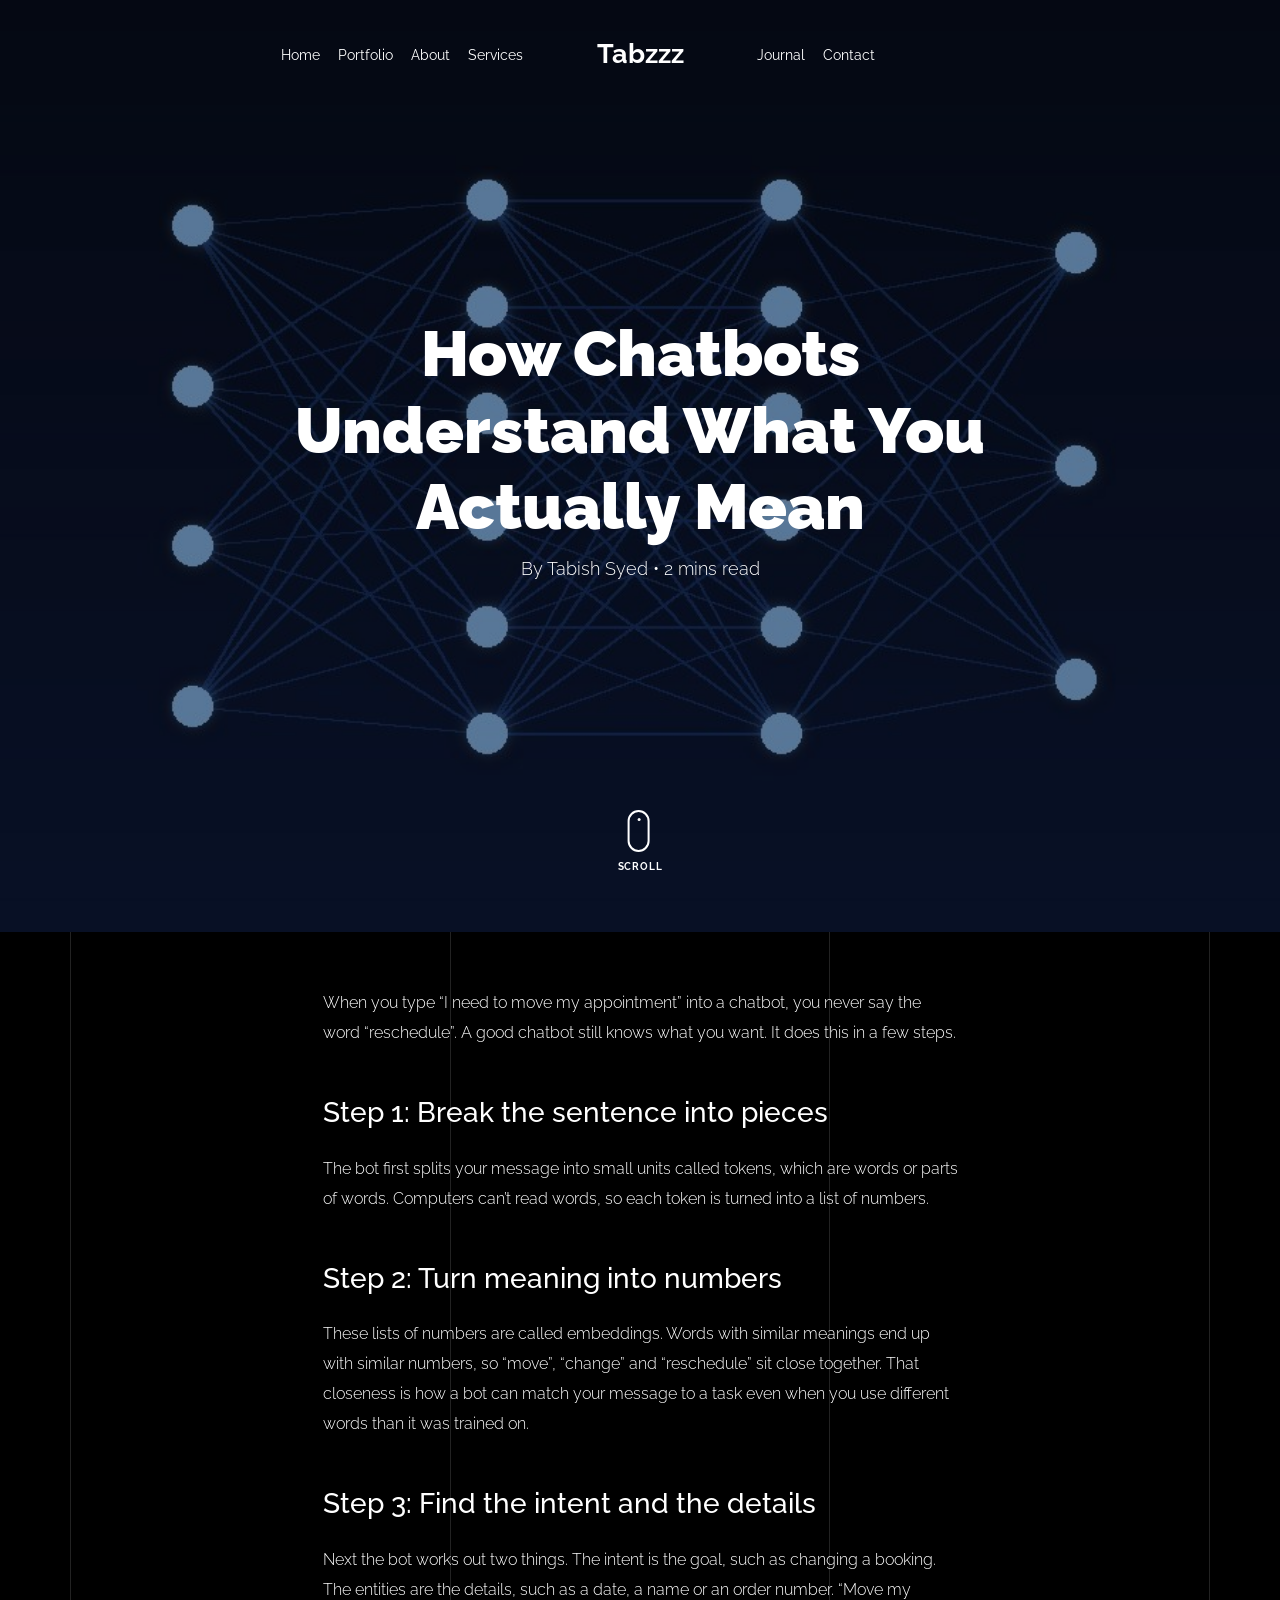
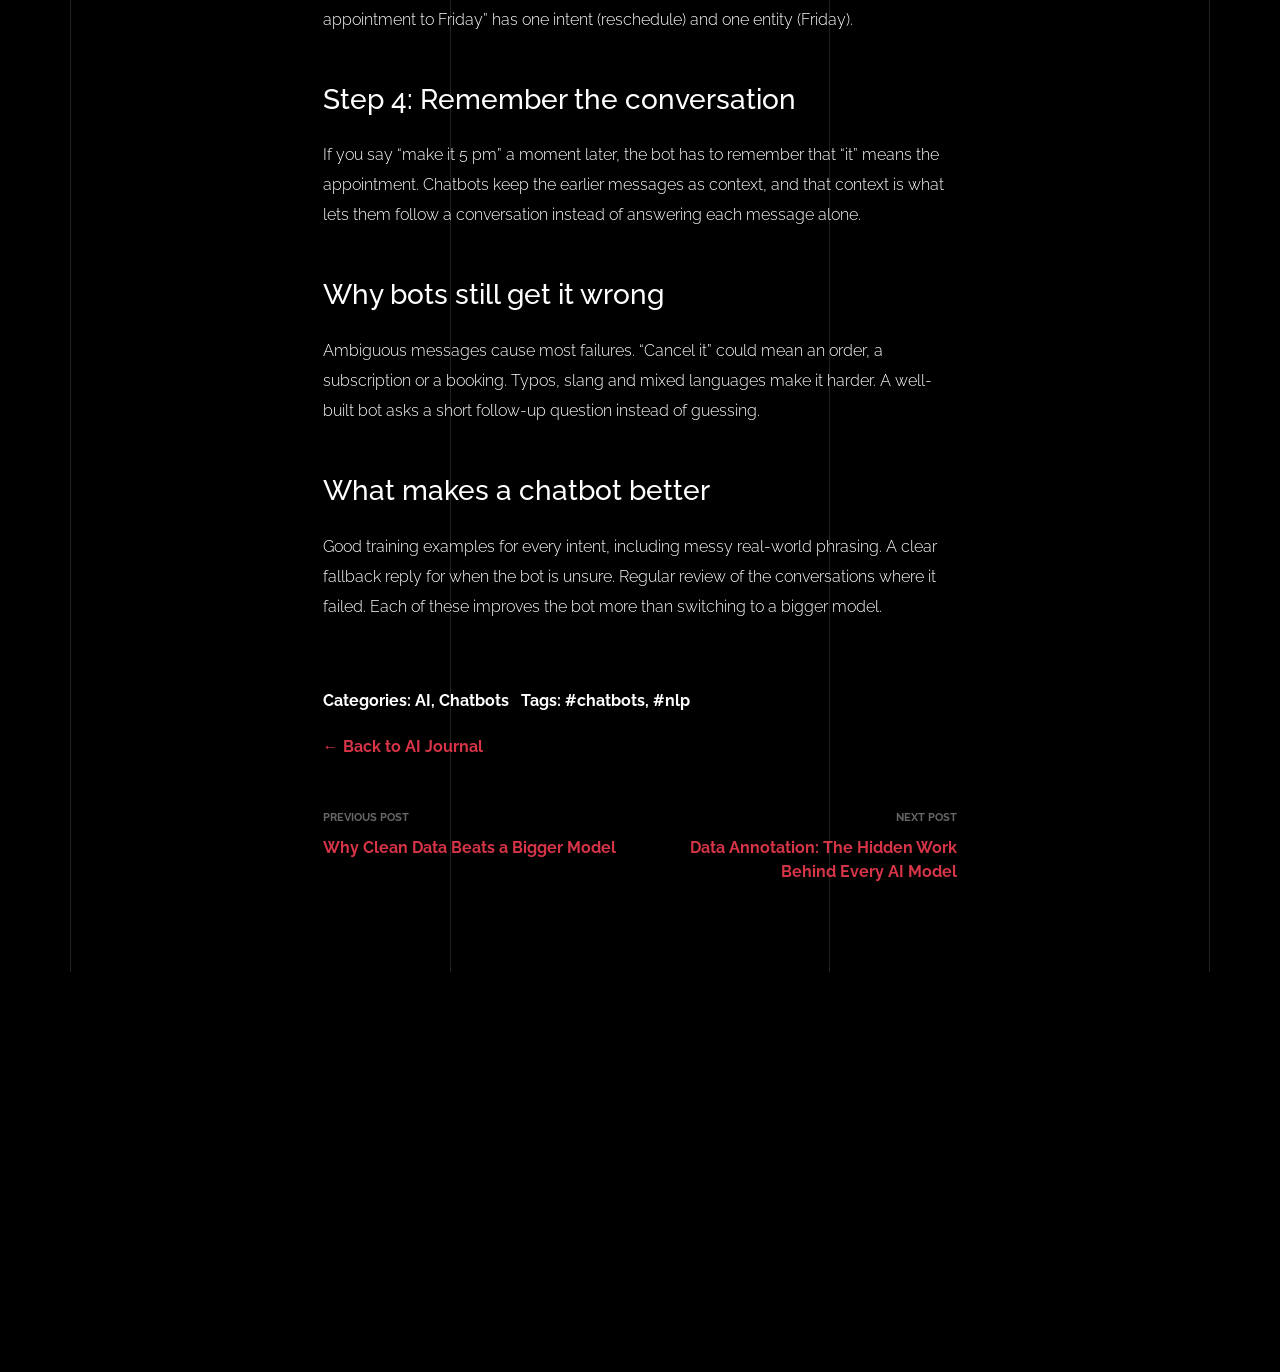
<file: journal-chatbots.html>
<!doctype html>
<html lang="en">
  <head>
    <title>How Chatbots Understand What You Actually Mean | Tabzzz</title>
    <meta charset="utf-8">
    <meta name="viewport" content="width=device-width, initial-scale=1, shrink-to-fit=no">

    <meta name="description" content="">
    <meta name="keywords" content="html, css, javascript, jquery">
    <meta name="author" content="">

    <link rel="stylesheet" href="css/vendor/icomoon/style.css">
    <link rel="stylesheet" href="css/vendor/owl.carousel.min.css">
    <link rel="stylesheet" href="css/vendor/animate.min.css">
    <link rel="stylesheet" href="css/vendor/aos.css">
    <link rel="stylesheet" href="css/vendor/bootstrap.min.css">
    <link rel="stylesheet" href="css/vendor/jquery.fancybox.min.css">
    

    <!-- Theme Style -->
    <link rel="stylesheet" href="css/style.css">
    <link rel="stylesheet" href="css/custom.css">

  </head>
  <body data-spy="scroll" data-target=".site-nav-target" data-offset="200">

    <nav class="unslate_co--site-mobile-menu">
      <div class="close-wrap d-flex">
        <a href="#" class="d-flex ml-auto js-menu-toggle">
          <span class="close-label">Close</span>
          <div class="close-times">
            <span class="bar1"></span>
            <span class="bar2"></span>
          </div>
        </a>
      </div>
      <div class="site-mobile-inner"></div>
    </nav>


    <div class="unslate_co--site-wrap">

      <div class="unslate_co--site-inner">

        <div class="lines-wrap">
          <div class="lines-inner">
            <div class="lines"></div>
          </div>
        </div>
        <!-- END lines -->
      
      <nav class="unslate_co--site-nav site-nav-target">

        <div class="container">
        
          <div class="row align-items-center justify-content-between text-left">
            <div class="col-md-5 text-right">
              <ul class="site-nav-ul js-clone-nav text-left d-none d-lg-inline-block">
                <li class="has-children">
                  <a href="index.html#home-section" class="nav-link">Home</a>
                  
                </li>
                <li><a href="index.html#portfolio-section" class="nav-link">Portfolio</a></li>
                <li><a href="index.html#about-section" class="nav-link">About</a></li>
                <li><a href="index.html#services-section" class="nav-link">Services</a></li>
              </ul>
            </div>
            <div class="site-logo pos-absolute">
              <a href="index.html" class="unslate_co--site-logo">Tabzzz</a>
            </div>
            <div class="col-md-5 text-right text-lg-left">
              <ul class="site-nav-ul js-clone-nav text-left d-none d-lg-inline-block">
                <li><a href="index.html#journal-section" class="nav-link">Journal</a></li>
                <li><a href="index.html#contact-section" class="nav-link">Contact</a></li>
              </ul>

              <ul class="site-nav-ul-none-onepage text-right d-inline-block d-lg-none">
                <li><a href="#" class="js-menu-toggle">Menu</a></li>
              </ul>

            </div>
          </div>
        </div>

      </nav>
      <!-- END nav -->

      <div class="cover-v1 overlay" style="background-image: url('images/ai_post_1.jpg'); background-color:#000;">
        <div class="container">
          <div class="row align-items-center">
            <div class="col-md-8 mx-auto text-center">
              <h1 class="blog-heading" data-aos="fade-up" data-aos-delay="0">How Chatbots Understand What You Actually Mean</h1>
              <div class="post-meta" data-aos="fade-up" data-aos-delay="100">By Tabish Syed &bullet; 2 mins read</div>
            </div>
          </div>
        </div>
        <a href="#blog-single-section" class="mouse-wrap smoothscroll">
          <span class="mouse"><span class="scroll"></span></span>
          <span class="mouse-label">Scroll</span>
        </a>
      </div>
      <!-- END .cover-v1 -->

      <div class="unslate_co--section" id="blog-single-section">
        <div class="container">
          <div class="row justify-content-center">
            <div class="col-md-7">
              <p>When you type “I need to move my appointment” into a chatbot, you never say the word “reschedule”. A good chatbot still knows what you want. It does this in a few steps.</p>
              <h3 class="mb-4 mt-5">Step 1: Break the sentence into pieces</h3>
              <p>The bot first splits your message into small units called tokens, which are words or parts of words. Computers can’t read words, so each token is turned into a list of numbers.</p>
              <h3 class="mb-4 mt-5">Step 2: Turn meaning into numbers</h3>
              <p>These lists of numbers are called embeddings. Words with similar meanings end up with similar numbers, so “move”, “change” and “reschedule” sit close together. That closeness is how a bot can match your message to a task even when you use different words than it was trained on.</p>
              <h3 class="mb-4 mt-5">Step 3: Find the intent and the details</h3>
              <p>Next the bot works out two things. The intent is the goal, such as changing a booking. The entities are the details, such as a date, a name or an order number. “Move my appointment to Friday” has one intent (reschedule) and one entity (Friday).</p>
              <h3 class="mb-4 mt-5">Step 4: Remember the conversation</h3>
              <p>If you say “make it 5 pm” a moment later, the bot has to remember that “it” means the appointment. Chatbots keep the earlier messages as context, and that context is what lets them follow a conversation instead of answering each message alone.</p>
              <h3 class="mb-4 mt-5">Why bots still get it wrong</h3>
              <p>Ambiguous messages cause most failures. “Cancel it” could mean an order, a subscription or a booking. Typos, slang and mixed languages make it harder. A well-built bot asks a short follow-up question instead of guessing.</p>
              <h3 class="mb-4 mt-5">What makes a chatbot better</h3>
              <p>Good training examples for every intent, including messy real-world phrasing. A clear fallback reply for when the bot is unsure. Regular review of the conversations where it failed. Each of these improves the bot more than switching to a bigger model.</p>

              <div class="pt-5 categories_tags">
                <p>Categories: AI, Chatbots &nbsp; Tags: #chatbots, #nlp</p>
                <p><a href="index.html#journal-section">&larr; Back to AI Journal</a></p>
              </div>

              <div class="post-single-navigation d-flex align-items-stretch">
                <a href="journal-clean-data.html" class="mr-auto w-50 pr-4">
                  <span class="d-block">Previous Post</span>
                  Why Clean Data Beats a Bigger Model
                </a>
                <a href="journal-data-annotation.html" class="ml-auto w-50 text-right pl-4">
                  <span class="d-block">Next Post</span>
                  Data Annotation: The Hidden Work Behind Every AI Model
                </a>
              </div>
            </div>
          </div>
        </div>
      </div>

      <footer class="unslate_co--footer unslate_co--section">
        <div class="container">
          <div class="row justify-content-center">
            <div class="col-md-7">
            </div>
          </div>
        </div>
      </footer>

      
    </div>

    
    <!-- Loader -->
    <div id="unslate_co--overlayer"></div>
    <div class="site-loader-wrap">
      <div class="site-loader"></div>
    </div>

    <script src="js/scripts-dist.js"></script>
    <script src="js/main.js"></script>

  </body>
</html>
</file>
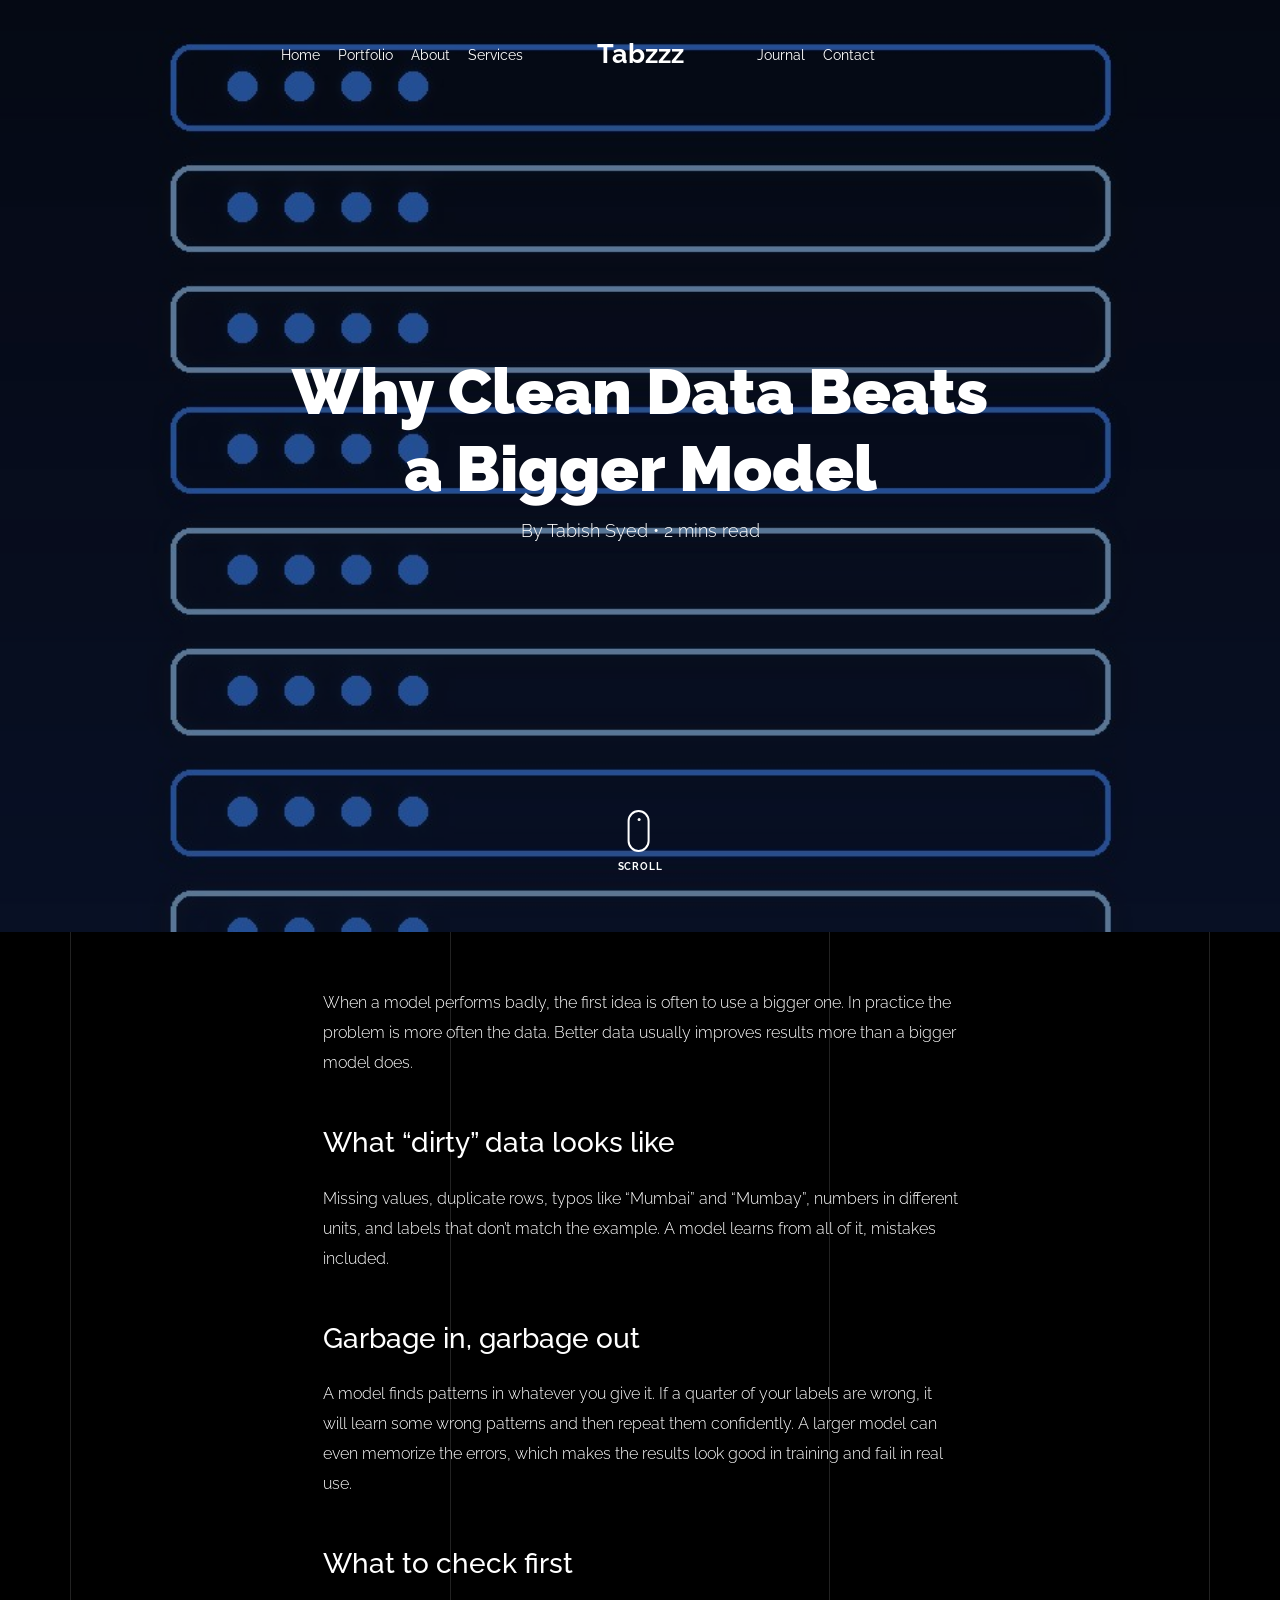
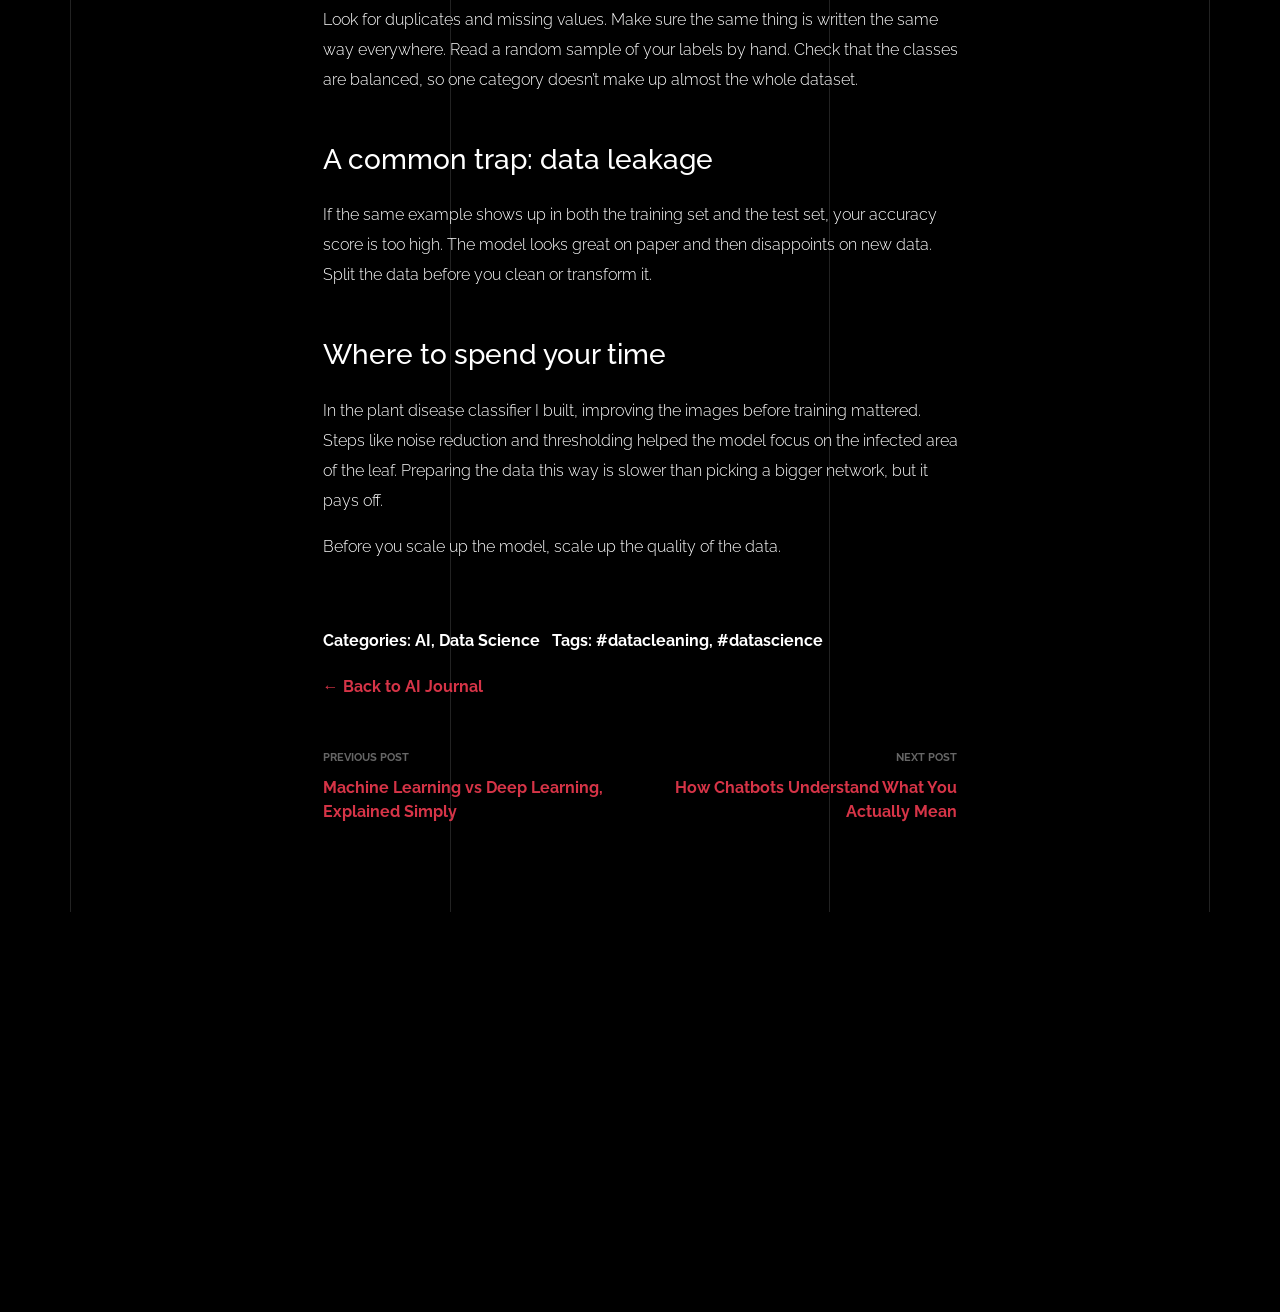
<file: journal-clean-data.html>
<!doctype html>
<html lang="en">
  <head>
    <title>Why Clean Data Beats a Bigger Model | Tabzzz</title>
    <meta charset="utf-8">
    <meta name="viewport" content="width=device-width, initial-scale=1, shrink-to-fit=no">

    <meta name="description" content="">
    <meta name="keywords" content="html, css, javascript, jquery">
    <meta name="author" content="">

    <link rel="stylesheet" href="css/vendor/icomoon/style.css">
    <link rel="stylesheet" href="css/vendor/owl.carousel.min.css">
    <link rel="stylesheet" href="css/vendor/animate.min.css">
    <link rel="stylesheet" href="css/vendor/aos.css">
    <link rel="stylesheet" href="css/vendor/bootstrap.min.css">
    <link rel="stylesheet" href="css/vendor/jquery.fancybox.min.css">
    

    <!-- Theme Style -->
    <link rel="stylesheet" href="css/style.css">
    <link rel="stylesheet" href="css/custom.css">

  </head>
  <body data-spy="scroll" data-target=".site-nav-target" data-offset="200">

    <nav class="unslate_co--site-mobile-menu">
      <div class="close-wrap d-flex">
        <a href="#" class="d-flex ml-auto js-menu-toggle">
          <span class="close-label">Close</span>
          <div class="close-times">
            <span class="bar1"></span>
            <span class="bar2"></span>
          </div>
        </a>
      </div>
      <div class="site-mobile-inner"></div>
    </nav>


    <div class="unslate_co--site-wrap">

      <div class="unslate_co--site-inner">

        <div class="lines-wrap">
          <div class="lines-inner">
            <div class="lines"></div>
          </div>
        </div>
        <!-- END lines -->
      
      <nav class="unslate_co--site-nav site-nav-target">

        <div class="container">
        
          <div class="row align-items-center justify-content-between text-left">
            <div class="col-md-5 text-right">
              <ul class="site-nav-ul js-clone-nav text-left d-none d-lg-inline-block">
                <li class="has-children">
                  <a href="index.html#home-section" class="nav-link">Home</a>
                  
                </li>
                <li><a href="index.html#portfolio-section" class="nav-link">Portfolio</a></li>
                <li><a href="index.html#about-section" class="nav-link">About</a></li>
                <li><a href="index.html#services-section" class="nav-link">Services</a></li>
              </ul>
            </div>
            <div class="site-logo pos-absolute">
              <a href="index.html" class="unslate_co--site-logo">Tabzzz</a>
            </div>
            <div class="col-md-5 text-right text-lg-left">
              <ul class="site-nav-ul js-clone-nav text-left d-none d-lg-inline-block">
                <li><a href="index.html#journal-section" class="nav-link">Journal</a></li>
                <li><a href="index.html#contact-section" class="nav-link">Contact</a></li>
              </ul>

              <ul class="site-nav-ul-none-onepage text-right d-inline-block d-lg-none">
                <li><a href="#" class="js-menu-toggle">Menu</a></li>
              </ul>

            </div>
          </div>
        </div>

      </nav>
      <!-- END nav -->

      <div class="cover-v1 overlay" style="background-image: url('images/ai_post_5.jpg'); background-color:#000;">
        <div class="container">
          <div class="row align-items-center">
            <div class="col-md-8 mx-auto text-center">
              <h1 class="blog-heading" data-aos="fade-up" data-aos-delay="0">Why Clean Data Beats a Bigger Model</h1>
              <div class="post-meta" data-aos="fade-up" data-aos-delay="100">By Tabish Syed &bullet; 2 mins read</div>
            </div>
          </div>
        </div>
        <a href="#blog-single-section" class="mouse-wrap smoothscroll">
          <span class="mouse"><span class="scroll"></span></span>
          <span class="mouse-label">Scroll</span>
        </a>
      </div>
      <!-- END .cover-v1 -->

      <div class="unslate_co--section" id="blog-single-section">
        <div class="container">
          <div class="row justify-content-center">
            <div class="col-md-7">
              <p>When a model performs badly, the first idea is often to use a bigger one. In practice the problem is more often the data. Better data usually improves results more than a bigger model does.</p>
              <h3 class="mb-4 mt-5">What “dirty” data looks like</h3>
              <p>Missing values, duplicate rows, typos like “Mumbai” and “Mumbay”, numbers in different units, and labels that don’t match the example. A model learns from all of it, mistakes included.</p>
              <h3 class="mb-4 mt-5">Garbage in, garbage out</h3>
              <p>A model finds patterns in whatever you give it. If a quarter of your labels are wrong, it will learn some wrong patterns and then repeat them confidently. A larger model can even memorize the errors, which makes the results look good in training and fail in real use.</p>
              <h3 class="mb-4 mt-5">What to check first</h3>
              <p>Look for duplicates and missing values. Make sure the same thing is written the same way everywhere. Read a random sample of your labels by hand. Check that the classes are balanced, so one category doesn’t make up almost the whole dataset.</p>
              <h3 class="mb-4 mt-5">A common trap: data leakage</h3>
              <p>If the same example shows up in both the training set and the test set, your accuracy score is too high. The model looks great on paper and then disappoints on new data. Split the data before you clean or transform it.</p>
              <h3 class="mb-4 mt-5">Where to spend your time</h3>
              <p>In the plant disease classifier I built, improving the images before training mattered. Steps like noise reduction and thresholding helped the model focus on the infected area of the leaf. Preparing the data this way is slower than picking a bigger network, but it pays off.</p>
              <p>Before you scale up the model, scale up the quality of the data.</p>

              <div class="pt-5 categories_tags">
                <p>Categories: AI, Data Science &nbsp; Tags: #datacleaning, #datascience</p>
                <p><a href="index.html#journal-section">&larr; Back to AI Journal</a></p>
              </div>

              <div class="post-single-navigation d-flex align-items-stretch">
                <a href="journal-ml-vs-deep-learning.html" class="mr-auto w-50 pr-4">
                  <span class="d-block">Previous Post</span>
                  Machine Learning vs Deep Learning, Explained Simply
                </a>
                <a href="journal-chatbots.html" class="ml-auto w-50 text-right pl-4">
                  <span class="d-block">Next Post</span>
                  How Chatbots Understand What You Actually Mean
                </a>
              </div>
            </div>
          </div>
        </div>
      </div>

      <footer class="unslate_co--footer unslate_co--section">
        <div class="container">
          <div class="row justify-content-center">
            <div class="col-md-7">
            </div>
          </div>
        </div>
      </footer>

      
    </div>

    
    <!-- Loader -->
    <div id="unslate_co--overlayer"></div>
    <div class="site-loader-wrap">
      <div class="site-loader"></div>
    </div>

    <script src="js/scripts-dist.js"></script>
    <script src="js/main.js"></script>

  </body>
</html>
</file>
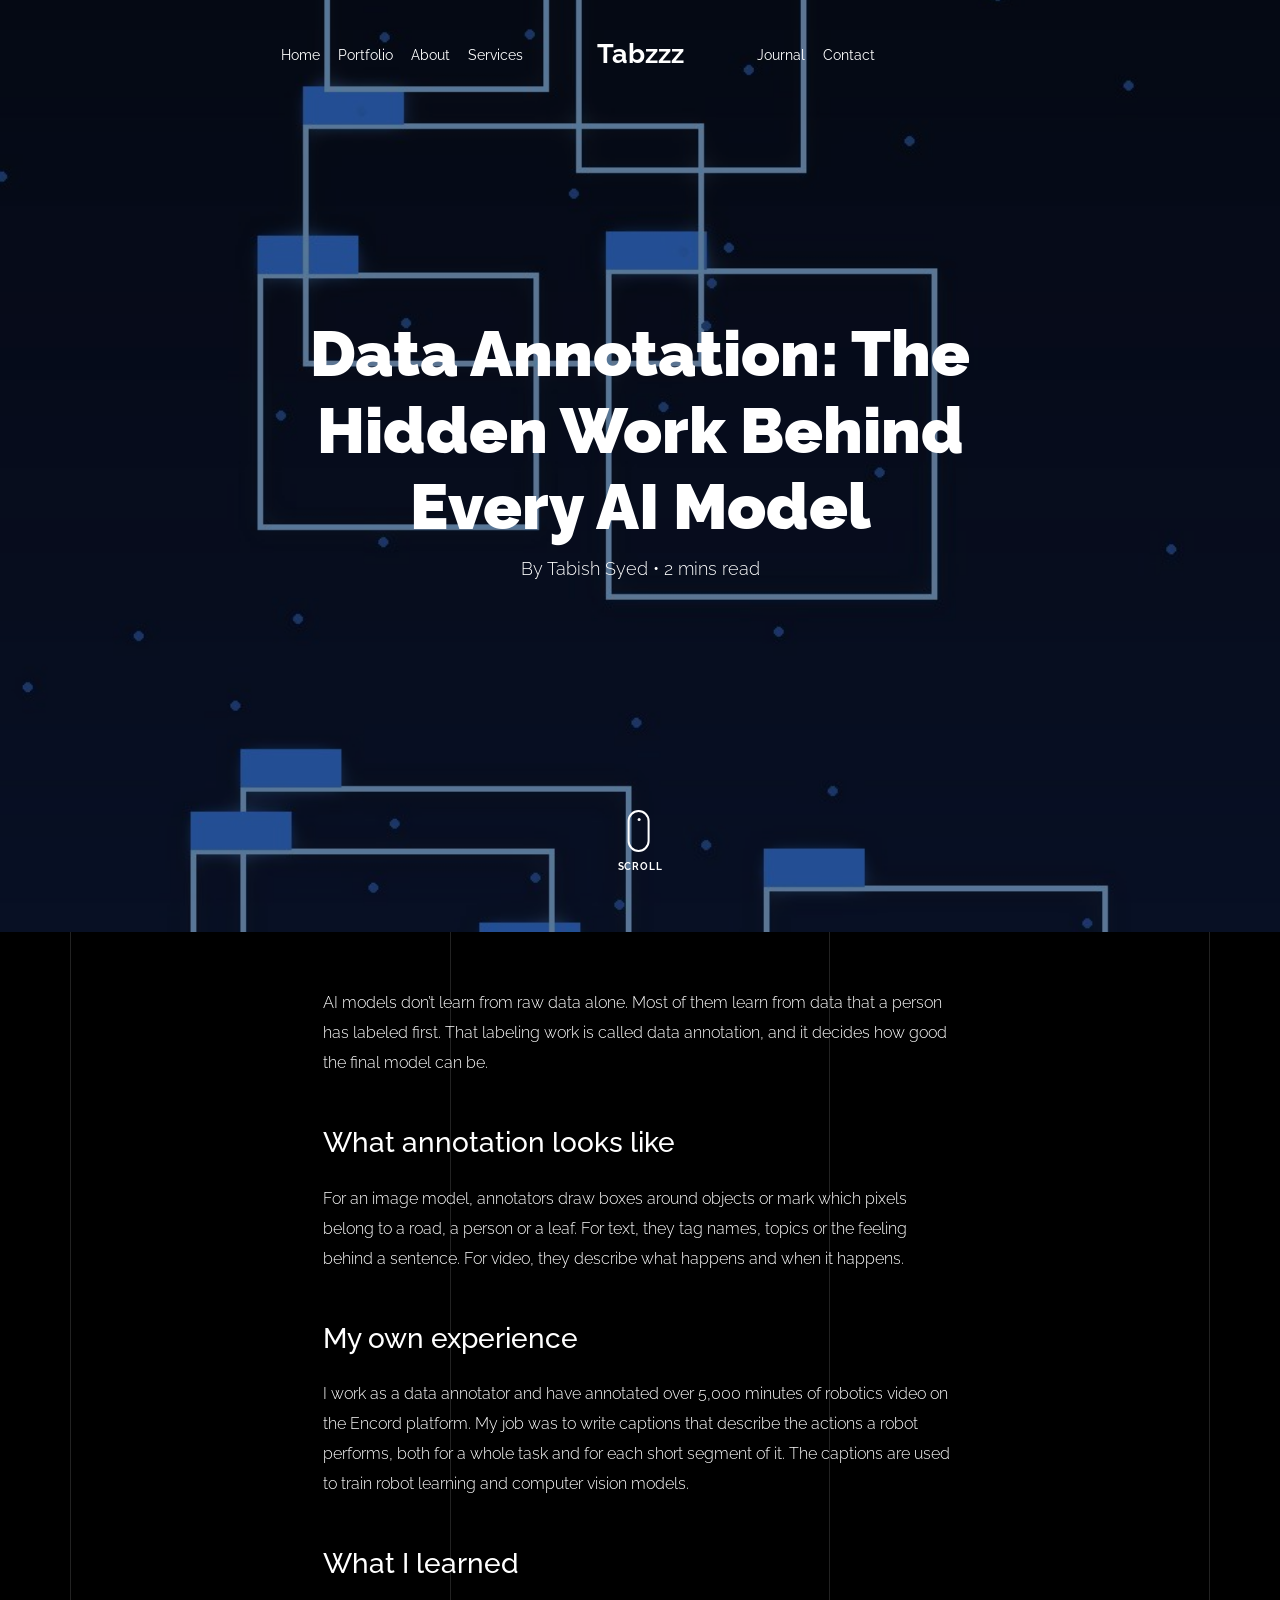
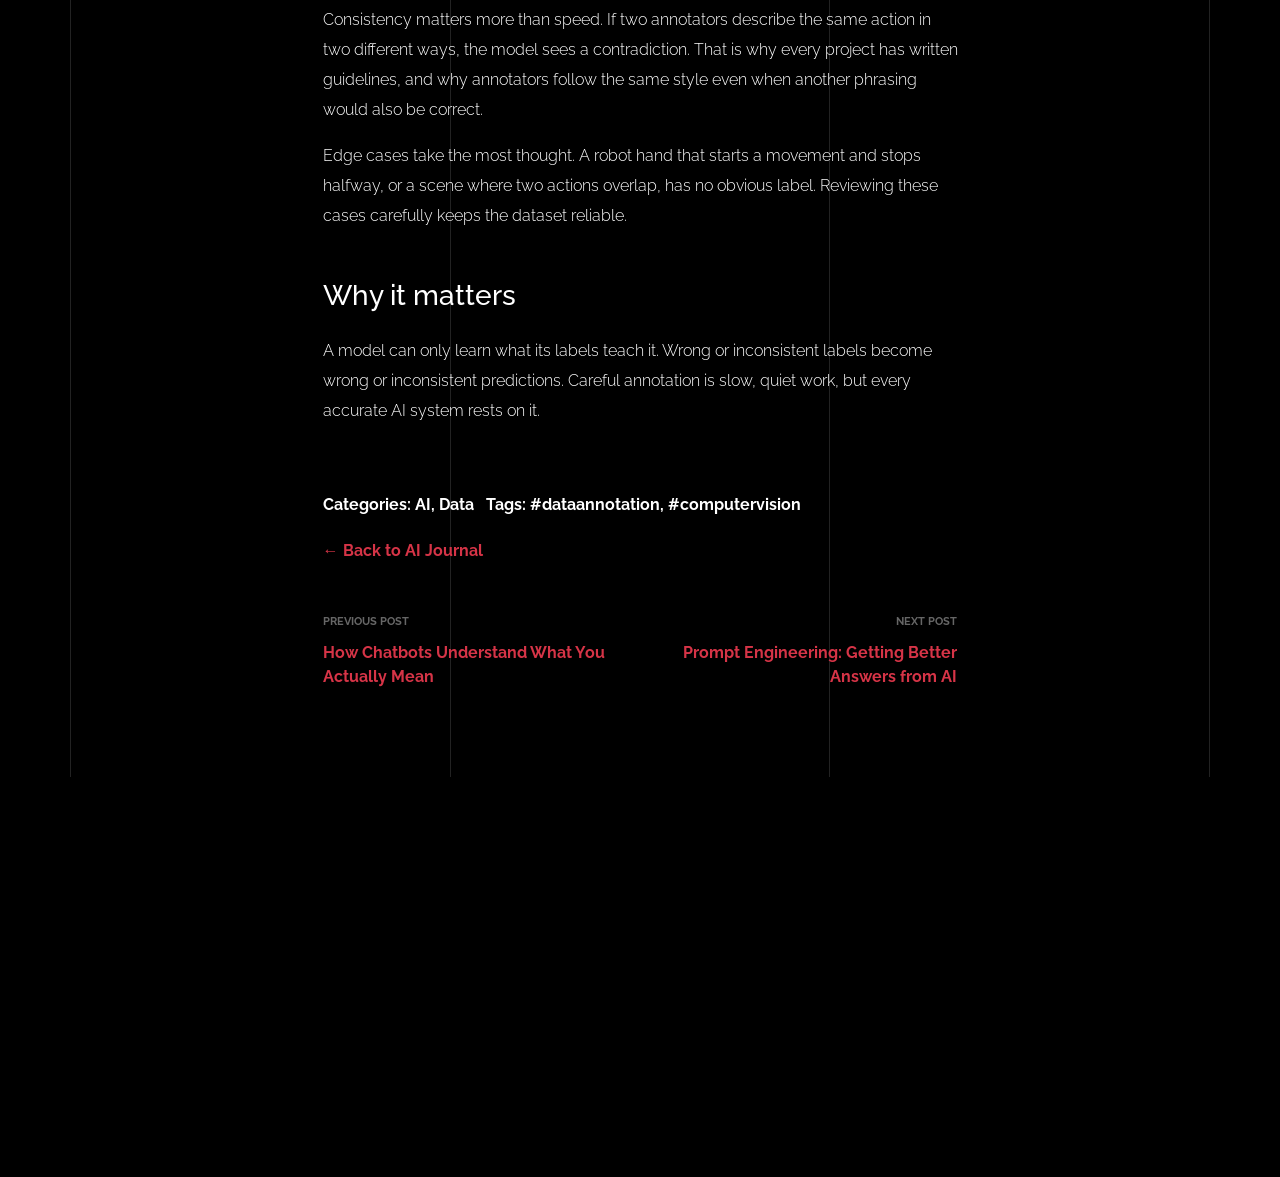
<file: journal-data-annotation.html>
<!doctype html>
<html lang="en">
  <head>
    <title>Data Annotation: The Hidden Work Behind Every AI Model | Tabzzz</title>
    <meta charset="utf-8">
    <meta name="viewport" content="width=device-width, initial-scale=1, shrink-to-fit=no">

    <meta name="description" content="">
    <meta name="keywords" content="html, css, javascript, jquery">
    <meta name="author" content="">

    <link rel="stylesheet" href="css/vendor/icomoon/style.css">
    <link rel="stylesheet" href="css/vendor/owl.carousel.min.css">
    <link rel="stylesheet" href="css/vendor/animate.min.css">
    <link rel="stylesheet" href="css/vendor/aos.css">
    <link rel="stylesheet" href="css/vendor/bootstrap.min.css">
    <link rel="stylesheet" href="css/vendor/jquery.fancybox.min.css">
    

    <!-- Theme Style -->
    <link rel="stylesheet" href="css/style.css">
    <link rel="stylesheet" href="css/custom.css">

  </head>
  <body data-spy="scroll" data-target=".site-nav-target" data-offset="200">

    <nav class="unslate_co--site-mobile-menu">
      <div class="close-wrap d-flex">
        <a href="#" class="d-flex ml-auto js-menu-toggle">
          <span class="close-label">Close</span>
          <div class="close-times">
            <span class="bar1"></span>
            <span class="bar2"></span>
          </div>
        </a>
      </div>
      <div class="site-mobile-inner"></div>
    </nav>


    <div class="unslate_co--site-wrap">

      <div class="unslate_co--site-inner">

        <div class="lines-wrap">
          <div class="lines-inner">
            <div class="lines"></div>
          </div>
        </div>
        <!-- END lines -->
      
      <nav class="unslate_co--site-nav site-nav-target">

        <div class="container">
        
          <div class="row align-items-center justify-content-between text-left">
            <div class="col-md-5 text-right">
              <ul class="site-nav-ul js-clone-nav text-left d-none d-lg-inline-block">
                <li class="has-children">
                  <a href="index.html#home-section" class="nav-link">Home</a>
                  
                </li>
                <li><a href="index.html#portfolio-section" class="nav-link">Portfolio</a></li>
                <li><a href="index.html#about-section" class="nav-link">About</a></li>
                <li><a href="index.html#services-section" class="nav-link">Services</a></li>
              </ul>
            </div>
            <div class="site-logo pos-absolute">
              <a href="index.html" class="unslate_co--site-logo">Tabzzz</a>
            </div>
            <div class="col-md-5 text-right text-lg-left">
              <ul class="site-nav-ul js-clone-nav text-left d-none d-lg-inline-block">
                <li><a href="index.html#journal-section" class="nav-link">Journal</a></li>
                <li><a href="index.html#contact-section" class="nav-link">Contact</a></li>
              </ul>

              <ul class="site-nav-ul-none-onepage text-right d-inline-block d-lg-none">
                <li><a href="#" class="js-menu-toggle">Menu</a></li>
              </ul>

            </div>
          </div>
        </div>

      </nav>
      <!-- END nav -->

      <div class="cover-v1 overlay" style="background-image: url('images/ai_post_2.jpg'); background-color:#000;">
        <div class="container">
          <div class="row align-items-center">
            <div class="col-md-8 mx-auto text-center">
              <h1 class="blog-heading" data-aos="fade-up" data-aos-delay="0">Data Annotation: The Hidden Work Behind Every AI Model</h1>
              <div class="post-meta" data-aos="fade-up" data-aos-delay="100">By Tabish Syed &bullet; 2 mins read</div>
            </div>
          </div>
        </div>
        <a href="#blog-single-section" class="mouse-wrap smoothscroll">
          <span class="mouse"><span class="scroll"></span></span>
          <span class="mouse-label">Scroll</span>
        </a>
      </div>
      <!-- END .cover-v1 -->

      <div class="unslate_co--section" id="blog-single-section">
        <div class="container">
          <div class="row justify-content-center">
            <div class="col-md-7">
              <p>AI models don’t learn from raw data alone. Most of them learn from data that a person has labeled first. That labeling work is called data annotation, and it decides how good the final model can be.</p>
              <h3 class="mb-4 mt-5">What annotation looks like</h3>
              <p>For an image model, annotators draw boxes around objects or mark which pixels belong to a road, a person or a leaf. For text, they tag names, topics or the feeling behind a sentence. For video, they describe what happens and when it happens.</p>
              <h3 class="mb-4 mt-5">My own experience</h3>
              <p>I work as a data annotator and have annotated over 5,000 minutes of robotics video on the Encord platform. My job was to write captions that describe the actions a robot performs, both for a whole task and for each short segment of it. The captions are used to train robot learning and computer vision models.</p>
              <h3 class="mb-4 mt-5">What I learned</h3>
              <p>Consistency matters more than speed. If two annotators describe the same action in two different ways, the model sees a contradiction. That is why every project has written guidelines, and why annotators follow the same style even when another phrasing would also be correct.</p>
              <p>Edge cases take the most thought. A robot hand that starts a movement and stops halfway, or a scene where two actions overlap, has no obvious label. Reviewing these cases carefully keeps the dataset reliable.</p>
              <h3 class="mb-4 mt-5">Why it matters</h3>
              <p>A model can only learn what its labels teach it. Wrong or inconsistent labels become wrong or inconsistent predictions. Careful annotation is slow, quiet work, but every accurate AI system rests on it.</p>

              <div class="pt-5 categories_tags">
                <p>Categories: AI, Data &nbsp; Tags: #dataannotation, #computervision</p>
                <p><a href="index.html#journal-section">&larr; Back to AI Journal</a></p>
              </div>

              <div class="post-single-navigation d-flex align-items-stretch">
                <a href="journal-chatbots.html" class="mr-auto w-50 pr-4">
                  <span class="d-block">Previous Post</span>
                  How Chatbots Understand What You Actually Mean
                </a>
                <a href="journal-prompt-engineering.html" class="ml-auto w-50 text-right pl-4">
                  <span class="d-block">Next Post</span>
                  Prompt Engineering: Getting Better Answers from AI
                </a>
              </div>
            </div>
          </div>
        </div>
      </div>

      <footer class="unslate_co--footer unslate_co--section">
        <div class="container">
          <div class="row justify-content-center">
            <div class="col-md-7">
            </div>
          </div>
        </div>
      </footer>

      
    </div>

    
    <!-- Loader -->
    <div id="unslate_co--overlayer"></div>
    <div class="site-loader-wrap">
      <div class="site-loader"></div>
    </div>

    <script src="js/scripts-dist.js"></script>
    <script src="js/main.js"></script>

  </body>
</html>
</file>
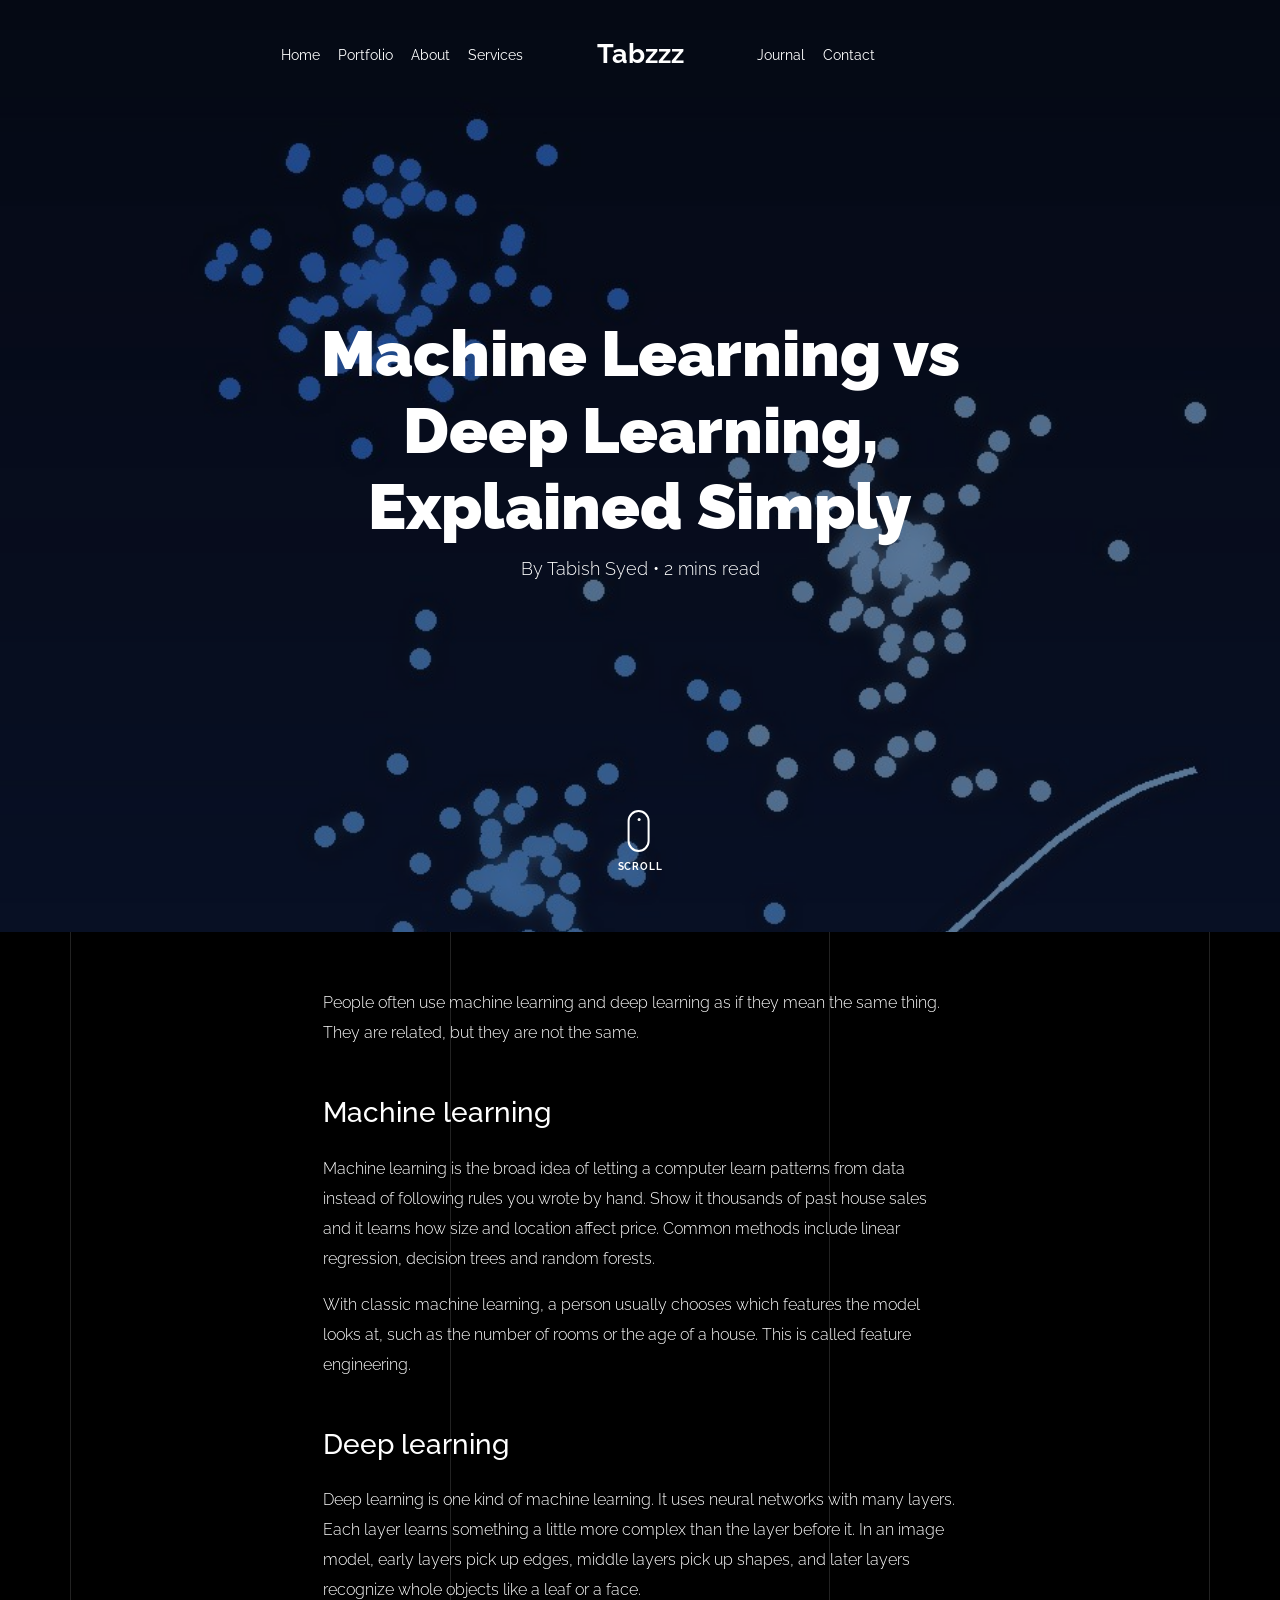
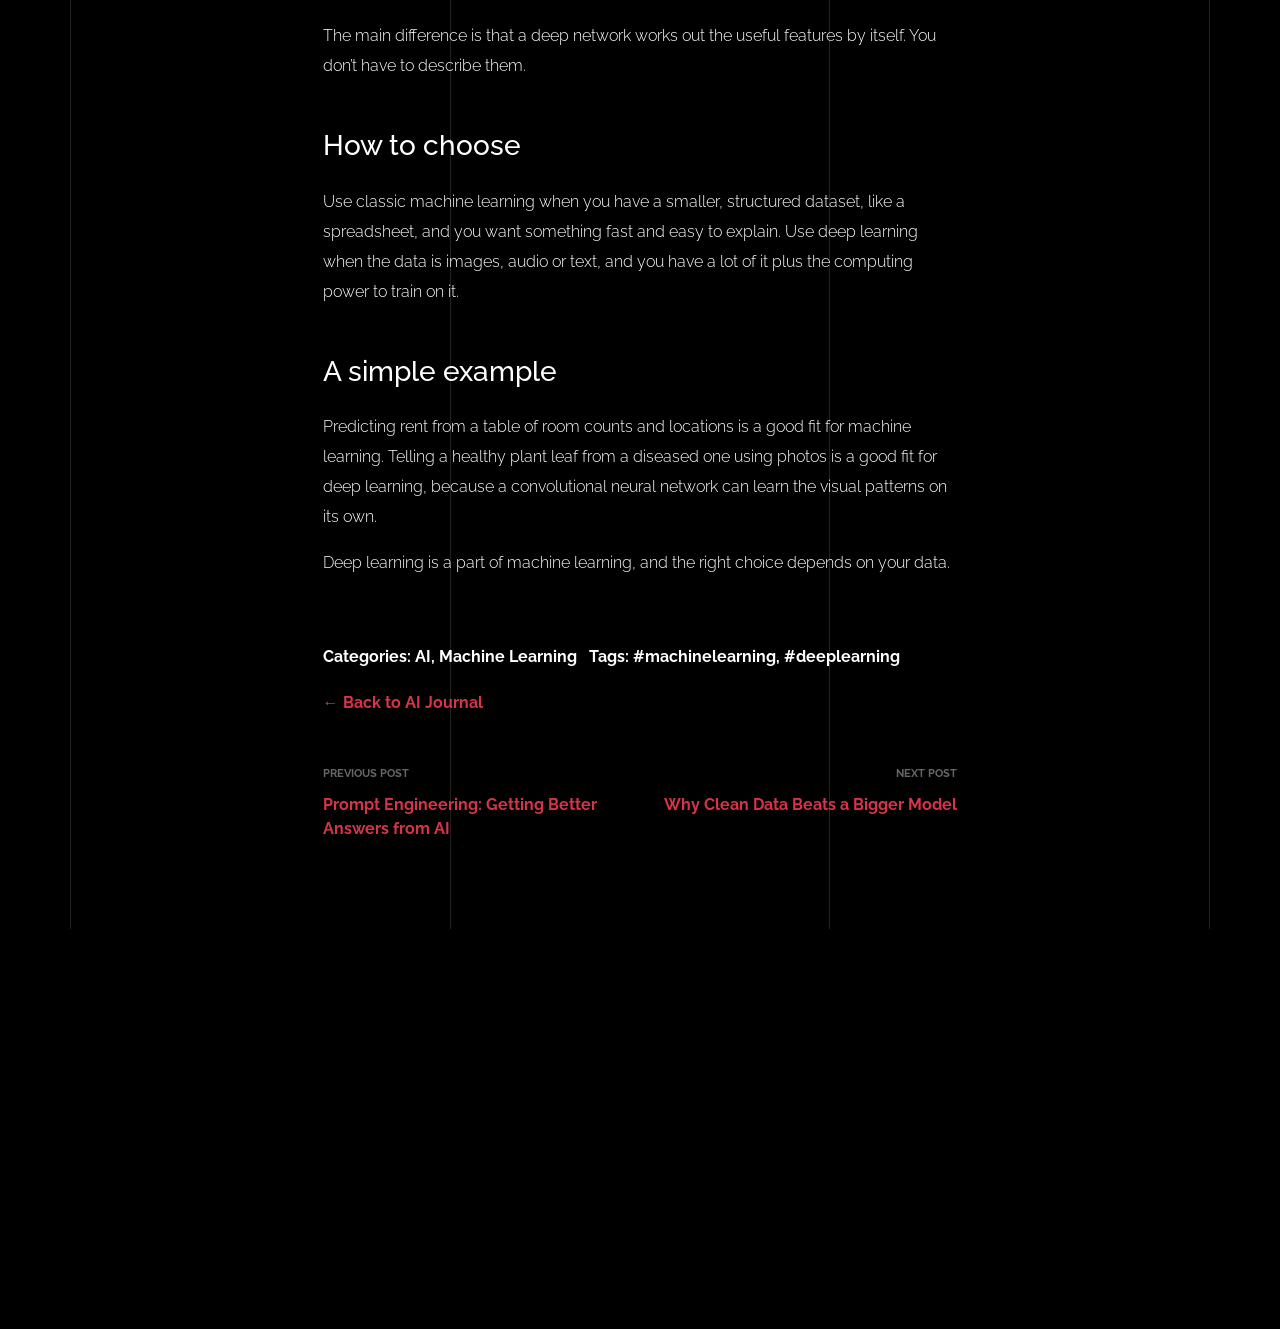
<file: journal-ml-vs-deep-learning.html>
<!doctype html>
<html lang="en">
  <head>
    <title>Machine Learning vs Deep Learning, Explained Simply | Tabzzz</title>
    <meta charset="utf-8">
    <meta name="viewport" content="width=device-width, initial-scale=1, shrink-to-fit=no">

    <meta name="description" content="">
    <meta name="keywords" content="html, css, javascript, jquery">
    <meta name="author" content="">

    <link rel="stylesheet" href="css/vendor/icomoon/style.css">
    <link rel="stylesheet" href="css/vendor/owl.carousel.min.css">
    <link rel="stylesheet" href="css/vendor/animate.min.css">
    <link rel="stylesheet" href="css/vendor/aos.css">
    <link rel="stylesheet" href="css/vendor/bootstrap.min.css">
    <link rel="stylesheet" href="css/vendor/jquery.fancybox.min.css">
    

    <!-- Theme Style -->
    <link rel="stylesheet" href="css/style.css">
    <link rel="stylesheet" href="css/custom.css">

  </head>
  <body data-spy="scroll" data-target=".site-nav-target" data-offset="200">

    <nav class="unslate_co--site-mobile-menu">
      <div class="close-wrap d-flex">
        <a href="#" class="d-flex ml-auto js-menu-toggle">
          <span class="close-label">Close</span>
          <div class="close-times">
            <span class="bar1"></span>
            <span class="bar2"></span>
          </div>
        </a>
      </div>
      <div class="site-mobile-inner"></div>
    </nav>


    <div class="unslate_co--site-wrap">

      <div class="unslate_co--site-inner">

        <div class="lines-wrap">
          <div class="lines-inner">
            <div class="lines"></div>
          </div>
        </div>
        <!-- END lines -->
      
      <nav class="unslate_co--site-nav site-nav-target">

        <div class="container">
        
          <div class="row align-items-center justify-content-between text-left">
            <div class="col-md-5 text-right">
              <ul class="site-nav-ul js-clone-nav text-left d-none d-lg-inline-block">
                <li class="has-children">
                  <a href="index.html#home-section" class="nav-link">Home</a>
                  
                </li>
                <li><a href="index.html#portfolio-section" class="nav-link">Portfolio</a></li>
                <li><a href="index.html#about-section" class="nav-link">About</a></li>
                <li><a href="index.html#services-section" class="nav-link">Services</a></li>
              </ul>
            </div>
            <div class="site-logo pos-absolute">
              <a href="index.html" class="unslate_co--site-logo">Tabzzz</a>
            </div>
            <div class="col-md-5 text-right text-lg-left">
              <ul class="site-nav-ul js-clone-nav text-left d-none d-lg-inline-block">
                <li><a href="index.html#journal-section" class="nav-link">Journal</a></li>
                <li><a href="index.html#contact-section" class="nav-link">Contact</a></li>
              </ul>

              <ul class="site-nav-ul-none-onepage text-right d-inline-block d-lg-none">
                <li><a href="#" class="js-menu-toggle">Menu</a></li>
              </ul>

            </div>
          </div>
        </div>

      </nav>
      <!-- END nav -->

      <div class="cover-v1 overlay" style="background-image: url('images/ai_post_4.jpg'); background-color:#000;">
        <div class="container">
          <div class="row align-items-center">
            <div class="col-md-8 mx-auto text-center">
              <h1 class="blog-heading" data-aos="fade-up" data-aos-delay="0">Machine Learning vs Deep Learning, Explained Simply</h1>
              <div class="post-meta" data-aos="fade-up" data-aos-delay="100">By Tabish Syed &bullet; 2 mins read</div>
            </div>
          </div>
        </div>
        <a href="#blog-single-section" class="mouse-wrap smoothscroll">
          <span class="mouse"><span class="scroll"></span></span>
          <span class="mouse-label">Scroll</span>
        </a>
      </div>
      <!-- END .cover-v1 -->

      <div class="unslate_co--section" id="blog-single-section">
        <div class="container">
          <div class="row justify-content-center">
            <div class="col-md-7">
              <p>People often use machine learning and deep learning as if they mean the same thing. They are related, but they are not the same.</p>
              <h3 class="mb-4 mt-5">Machine learning</h3>
              <p>Machine learning is the broad idea of letting a computer learn patterns from data instead of following rules you wrote by hand. Show it thousands of past house sales and it learns how size and location affect price. Common methods include linear regression, decision trees and random forests.</p>
              <p>With classic machine learning, a person usually chooses which features the model looks at, such as the number of rooms or the age of a house. This is called feature engineering.</p>
              <h3 class="mb-4 mt-5">Deep learning</h3>
              <p>Deep learning is one kind of machine learning. It uses neural networks with many layers. Each layer learns something a little more complex than the layer before it. In an image model, early layers pick up edges, middle layers pick up shapes, and later layers recognize whole objects like a leaf or a face.</p>
              <p>The main difference is that a deep network works out the useful features by itself. You don’t have to describe them.</p>
              <h3 class="mb-4 mt-5">How to choose</h3>
              <p>Use classic machine learning when you have a smaller, structured dataset, like a spreadsheet, and you want something fast and easy to explain. Use deep learning when the data is images, audio or text, and you have a lot of it plus the computing power to train on it.</p>
              <h3 class="mb-4 mt-5">A simple example</h3>
              <p>Predicting rent from a table of room counts and locations is a good fit for machine learning. Telling a healthy plant leaf from a diseased one using photos is a good fit for deep learning, because a convolutional neural network can learn the visual patterns on its own.</p>
              <p>Deep learning is a part of machine learning, and the right choice depends on your data.</p>

              <div class="pt-5 categories_tags">
                <p>Categories: AI, Machine Learning &nbsp; Tags: #machinelearning, #deeplearning</p>
                <p><a href="index.html#journal-section">&larr; Back to AI Journal</a></p>
              </div>

              <div class="post-single-navigation d-flex align-items-stretch">
                <a href="journal-prompt-engineering.html" class="mr-auto w-50 pr-4">
                  <span class="d-block">Previous Post</span>
                  Prompt Engineering: Getting Better Answers from AI
                </a>
                <a href="journal-clean-data.html" class="ml-auto w-50 text-right pl-4">
                  <span class="d-block">Next Post</span>
                  Why Clean Data Beats a Bigger Model
                </a>
              </div>
            </div>
          </div>
        </div>
      </div>

      <footer class="unslate_co--footer unslate_co--section">
        <div class="container">
          <div class="row justify-content-center">
            <div class="col-md-7">
            </div>
          </div>
        </div>
      </footer>

      
    </div>

    
    <!-- Loader -->
    <div id="unslate_co--overlayer"></div>
    <div class="site-loader-wrap">
      <div class="site-loader"></div>
    </div>

    <script src="js/scripts-dist.js"></script>
    <script src="js/main.js"></script>

  </body>
</html>
</file>
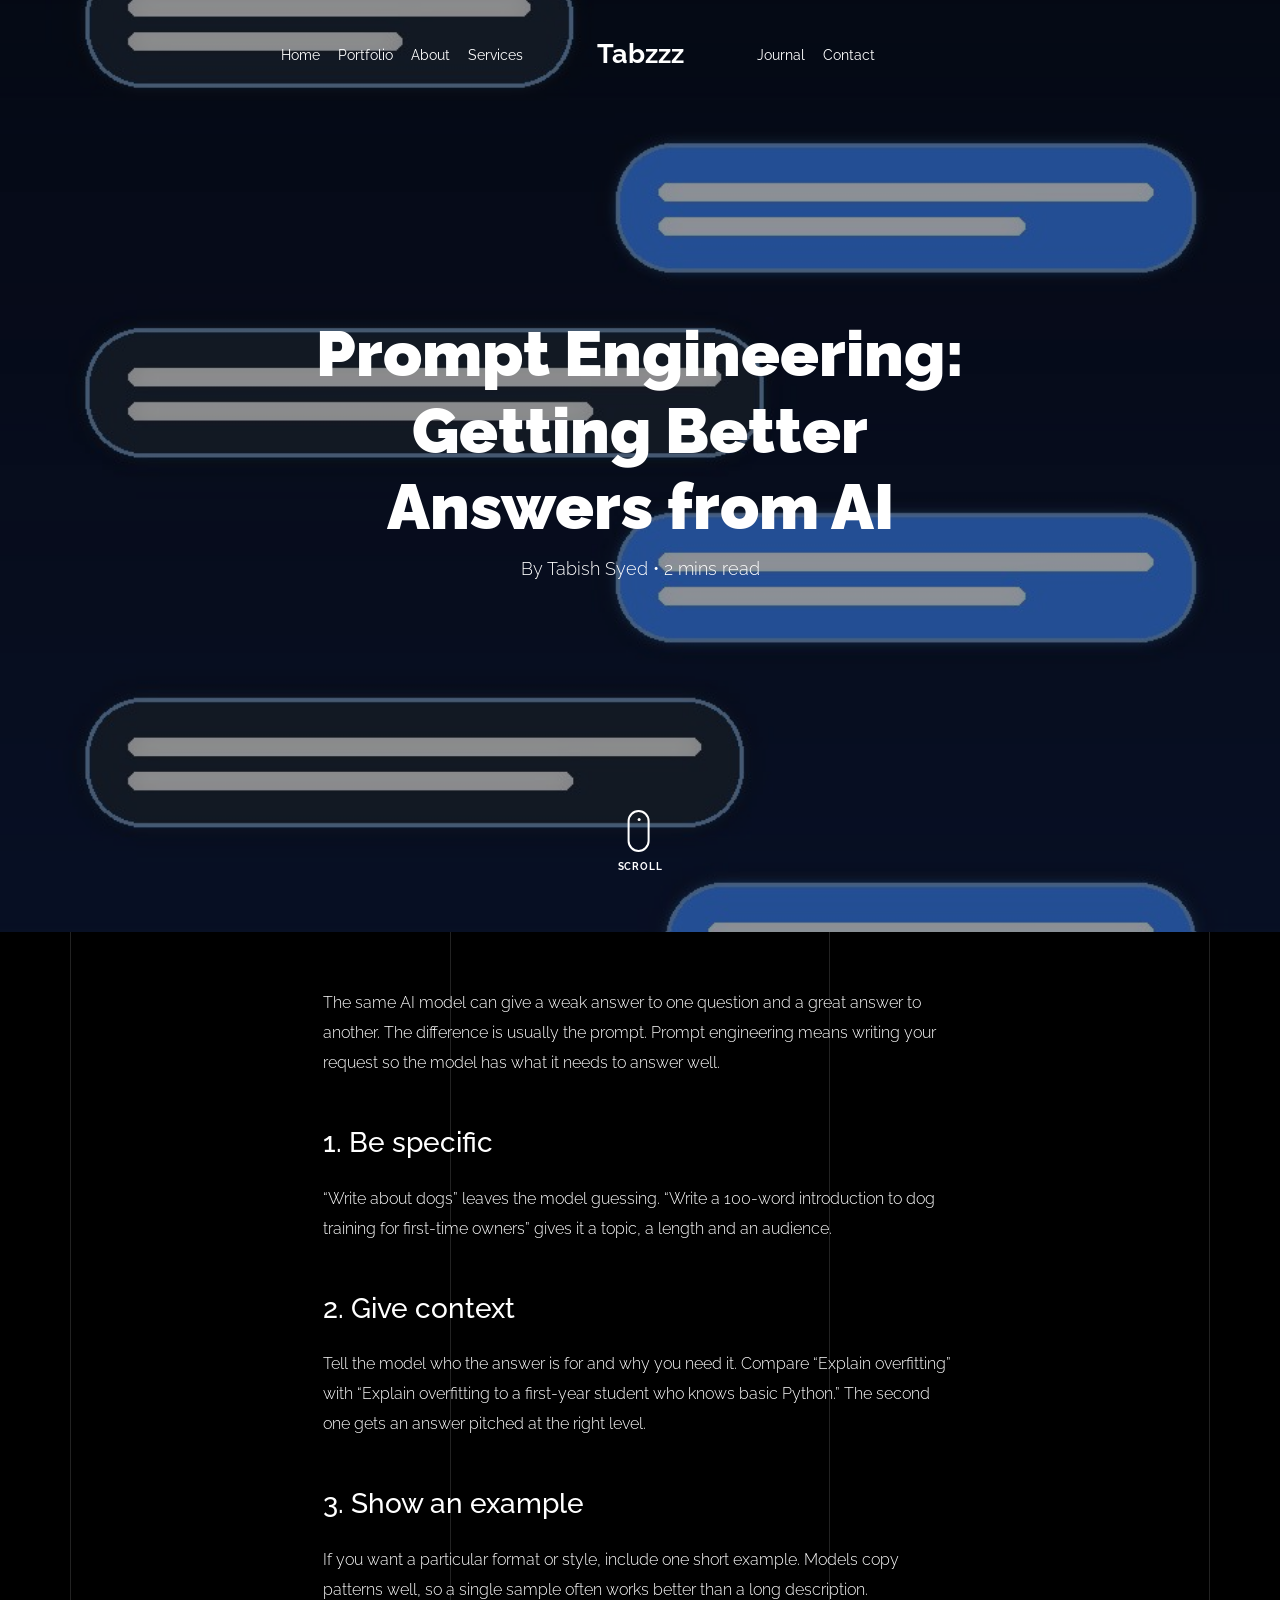
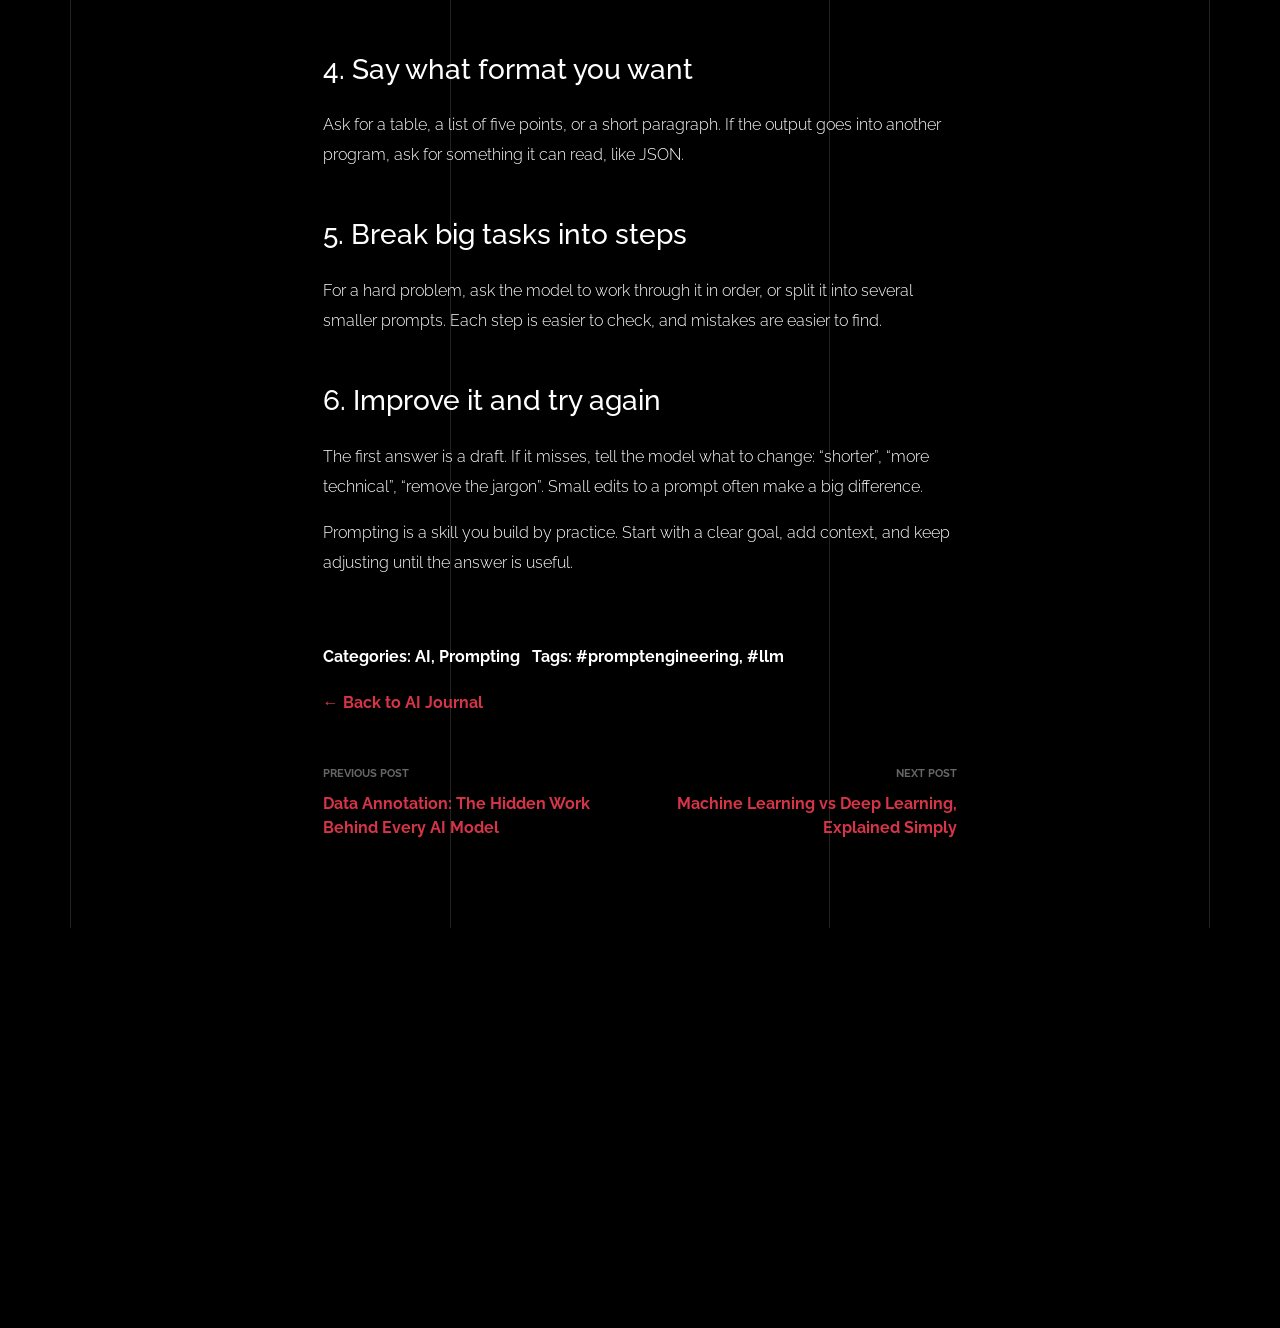
<file: journal-prompt-engineering.html>
<!doctype html>
<html lang="en">
  <head>
    <title>Prompt Engineering: Getting Better Answers from AI | Tabzzz</title>
    <meta charset="utf-8">
    <meta name="viewport" content="width=device-width, initial-scale=1, shrink-to-fit=no">

    <meta name="description" content="">
    <meta name="keywords" content="html, css, javascript, jquery">
    <meta name="author" content="">

    <link rel="stylesheet" href="css/vendor/icomoon/style.css">
    <link rel="stylesheet" href="css/vendor/owl.carousel.min.css">
    <link rel="stylesheet" href="css/vendor/animate.min.css">
    <link rel="stylesheet" href="css/vendor/aos.css">
    <link rel="stylesheet" href="css/vendor/bootstrap.min.css">
    <link rel="stylesheet" href="css/vendor/jquery.fancybox.min.css">
    

    <!-- Theme Style -->
    <link rel="stylesheet" href="css/style.css">
    <link rel="stylesheet" href="css/custom.css">

  </head>
  <body data-spy="scroll" data-target=".site-nav-target" data-offset="200">

    <nav class="unslate_co--site-mobile-menu">
      <div class="close-wrap d-flex">
        <a href="#" class="d-flex ml-auto js-menu-toggle">
          <span class="close-label">Close</span>
          <div class="close-times">
            <span class="bar1"></span>
            <span class="bar2"></span>
          </div>
        </a>
      </div>
      <div class="site-mobile-inner"></div>
    </nav>


    <div class="unslate_co--site-wrap">

      <div class="unslate_co--site-inner">

        <div class="lines-wrap">
          <div class="lines-inner">
            <div class="lines"></div>
          </div>
        </div>
        <!-- END lines -->
      
      <nav class="unslate_co--site-nav site-nav-target">

        <div class="container">
        
          <div class="row align-items-center justify-content-between text-left">
            <div class="col-md-5 text-right">
              <ul class="site-nav-ul js-clone-nav text-left d-none d-lg-inline-block">
                <li class="has-children">
                  <a href="index.html#home-section" class="nav-link">Home</a>
                  
                </li>
                <li><a href="index.html#portfolio-section" class="nav-link">Portfolio</a></li>
                <li><a href="index.html#about-section" class="nav-link">About</a></li>
                <li><a href="index.html#services-section" class="nav-link">Services</a></li>
              </ul>
            </div>
            <div class="site-logo pos-absolute">
              <a href="index.html" class="unslate_co--site-logo">Tabzzz</a>
            </div>
            <div class="col-md-5 text-right text-lg-left">
              <ul class="site-nav-ul js-clone-nav text-left d-none d-lg-inline-block">
                <li><a href="index.html#journal-section" class="nav-link">Journal</a></li>
                <li><a href="index.html#contact-section" class="nav-link">Contact</a></li>
              </ul>

              <ul class="site-nav-ul-none-onepage text-right d-inline-block d-lg-none">
                <li><a href="#" class="js-menu-toggle">Menu</a></li>
              </ul>

            </div>
          </div>
        </div>

      </nav>
      <!-- END nav -->

      <div class="cover-v1 overlay" style="background-image: url('images/ai_post_3.jpg'); background-color:#000;">
        <div class="container">
          <div class="row align-items-center">
            <div class="col-md-8 mx-auto text-center">
              <h1 class="blog-heading" data-aos="fade-up" data-aos-delay="0">Prompt Engineering: Getting Better Answers from AI</h1>
              <div class="post-meta" data-aos="fade-up" data-aos-delay="100">By Tabish Syed &bullet; 2 mins read</div>
            </div>
          </div>
        </div>
        <a href="#blog-single-section" class="mouse-wrap smoothscroll">
          <span class="mouse"><span class="scroll"></span></span>
          <span class="mouse-label">Scroll</span>
        </a>
      </div>
      <!-- END .cover-v1 -->

      <div class="unslate_co--section" id="blog-single-section">
        <div class="container">
          <div class="row justify-content-center">
            <div class="col-md-7">
              <p>The same AI model can give a weak answer to one question and a great answer to another. The difference is usually the prompt. Prompt engineering means writing your request so the model has what it needs to answer well.</p>
              <h3 class="mb-4 mt-5">1. Be specific</h3>
              <p>“Write about dogs” leaves the model guessing. “Write a 100-word introduction to dog training for first-time owners” gives it a topic, a length and an audience.</p>
              <h3 class="mb-4 mt-5">2. Give context</h3>
              <p>Tell the model who the answer is for and why you need it. Compare “Explain overfitting” with “Explain overfitting to a first-year student who knows basic Python.” The second one gets an answer pitched at the right level.</p>
              <h3 class="mb-4 mt-5">3. Show an example</h3>
              <p>If you want a particular format or style, include one short example. Models copy patterns well, so a single sample often works better than a long description.</p>
              <h3 class="mb-4 mt-5">4. Say what format you want</h3>
              <p>Ask for a table, a list of five points, or a short paragraph. If the output goes into another program, ask for something it can read, like JSON.</p>
              <h3 class="mb-4 mt-5">5. Break big tasks into steps</h3>
              <p>For a hard problem, ask the model to work through it in order, or split it into several smaller prompts. Each step is easier to check, and mistakes are easier to find.</p>
              <h3 class="mb-4 mt-5">6. Improve it and try again</h3>
              <p>The first answer is a draft. If it misses, tell the model what to change: “shorter”, “more technical”, “remove the jargon”. Small edits to a prompt often make a big difference.</p>
              <p>Prompting is a skill you build by practice. Start with a clear goal, add context, and keep adjusting until the answer is useful.</p>

              <div class="pt-5 categories_tags">
                <p>Categories: AI, Prompting &nbsp; Tags: #promptengineering, #llm</p>
                <p><a href="index.html#journal-section">&larr; Back to AI Journal</a></p>
              </div>

              <div class="post-single-navigation d-flex align-items-stretch">
                <a href="journal-data-annotation.html" class="mr-auto w-50 pr-4">
                  <span class="d-block">Previous Post</span>
                  Data Annotation: The Hidden Work Behind Every AI Model
                </a>
                <a href="journal-ml-vs-deep-learning.html" class="ml-auto w-50 text-right pl-4">
                  <span class="d-block">Next Post</span>
                  Machine Learning vs Deep Learning, Explained Simply
                </a>
              </div>
            </div>
          </div>
        </div>
      </div>

      <footer class="unslate_co--footer unslate_co--section">
        <div class="container">
          <div class="row justify-content-center">
            <div class="col-md-7">
            </div>
          </div>
        </div>
      </footer>

      
    </div>

    
    <!-- Loader -->
    <div id="unslate_co--overlayer"></div>
    <div class="site-loader-wrap">
      <div class="site-loader"></div>
    </div>

    <script src="js/scripts-dist.js"></script>
    <script src="js/main.js"></script>

  </body>
</html>
</file>
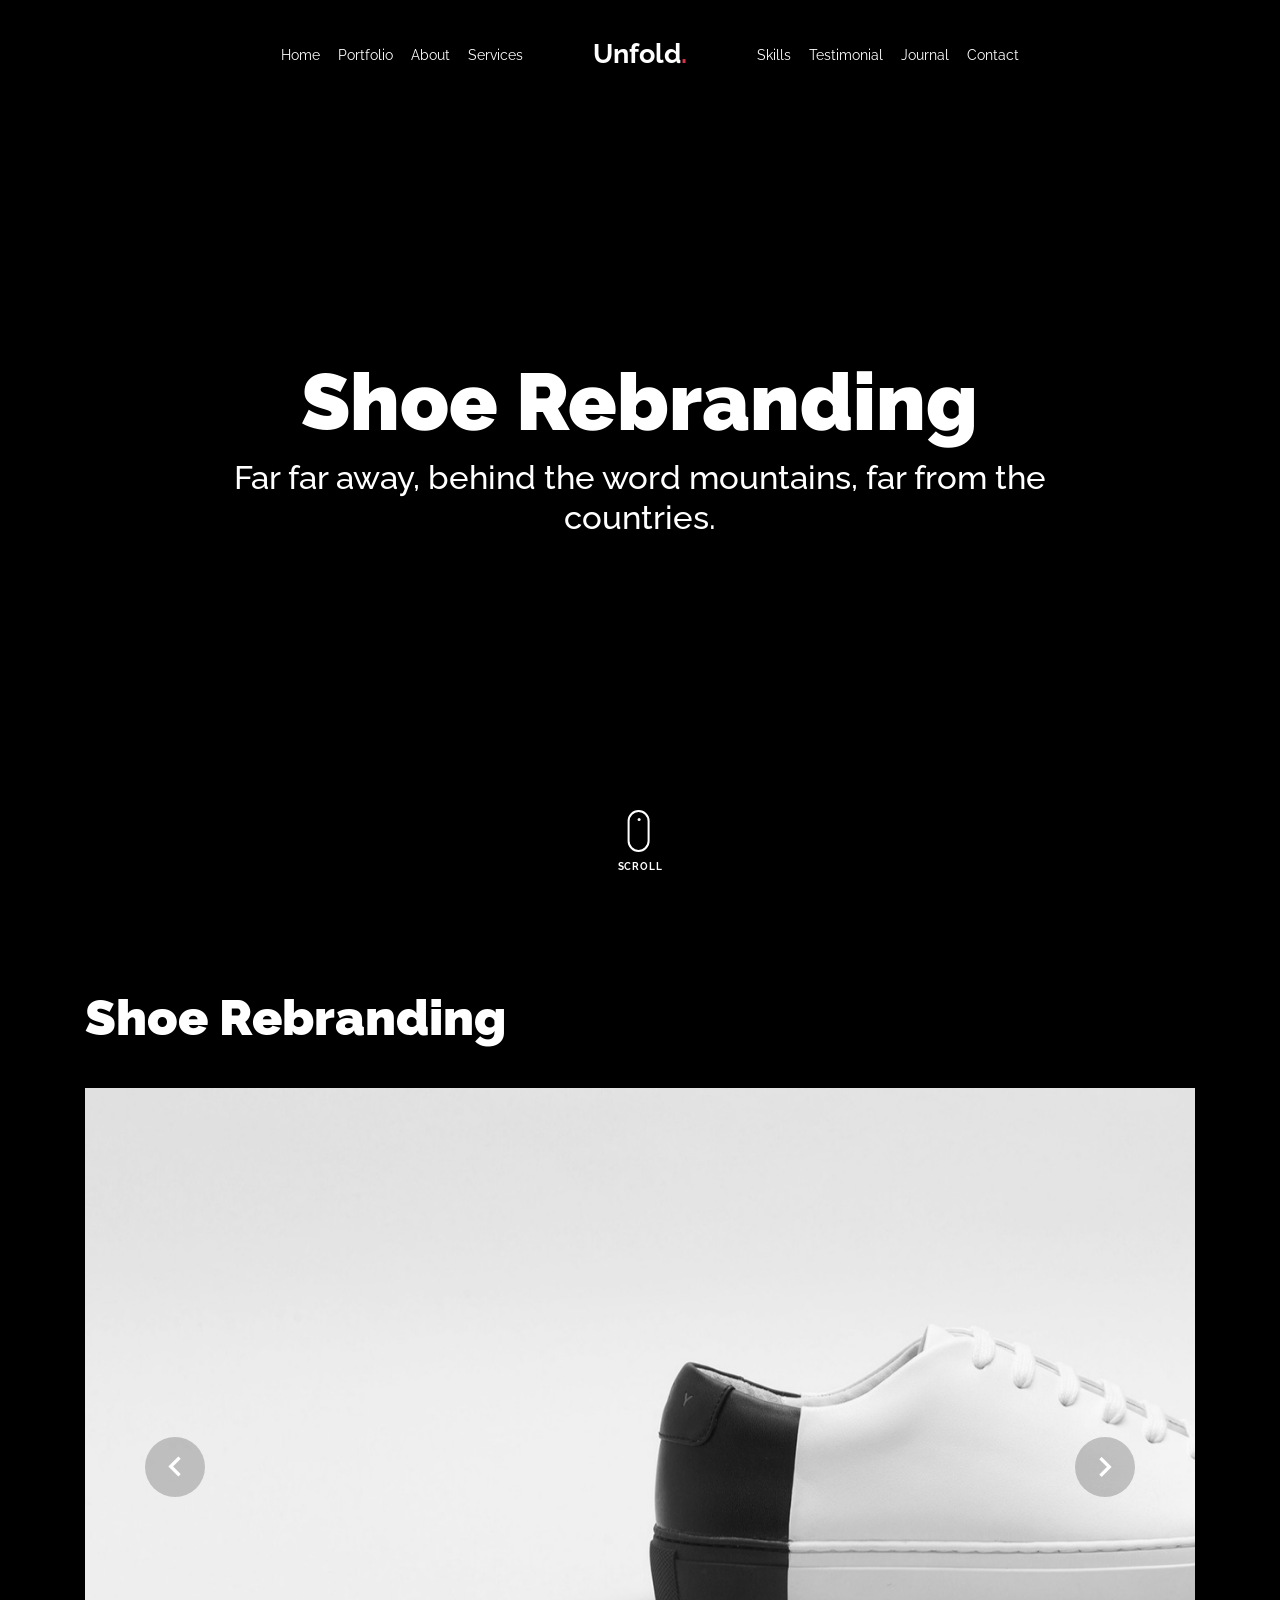
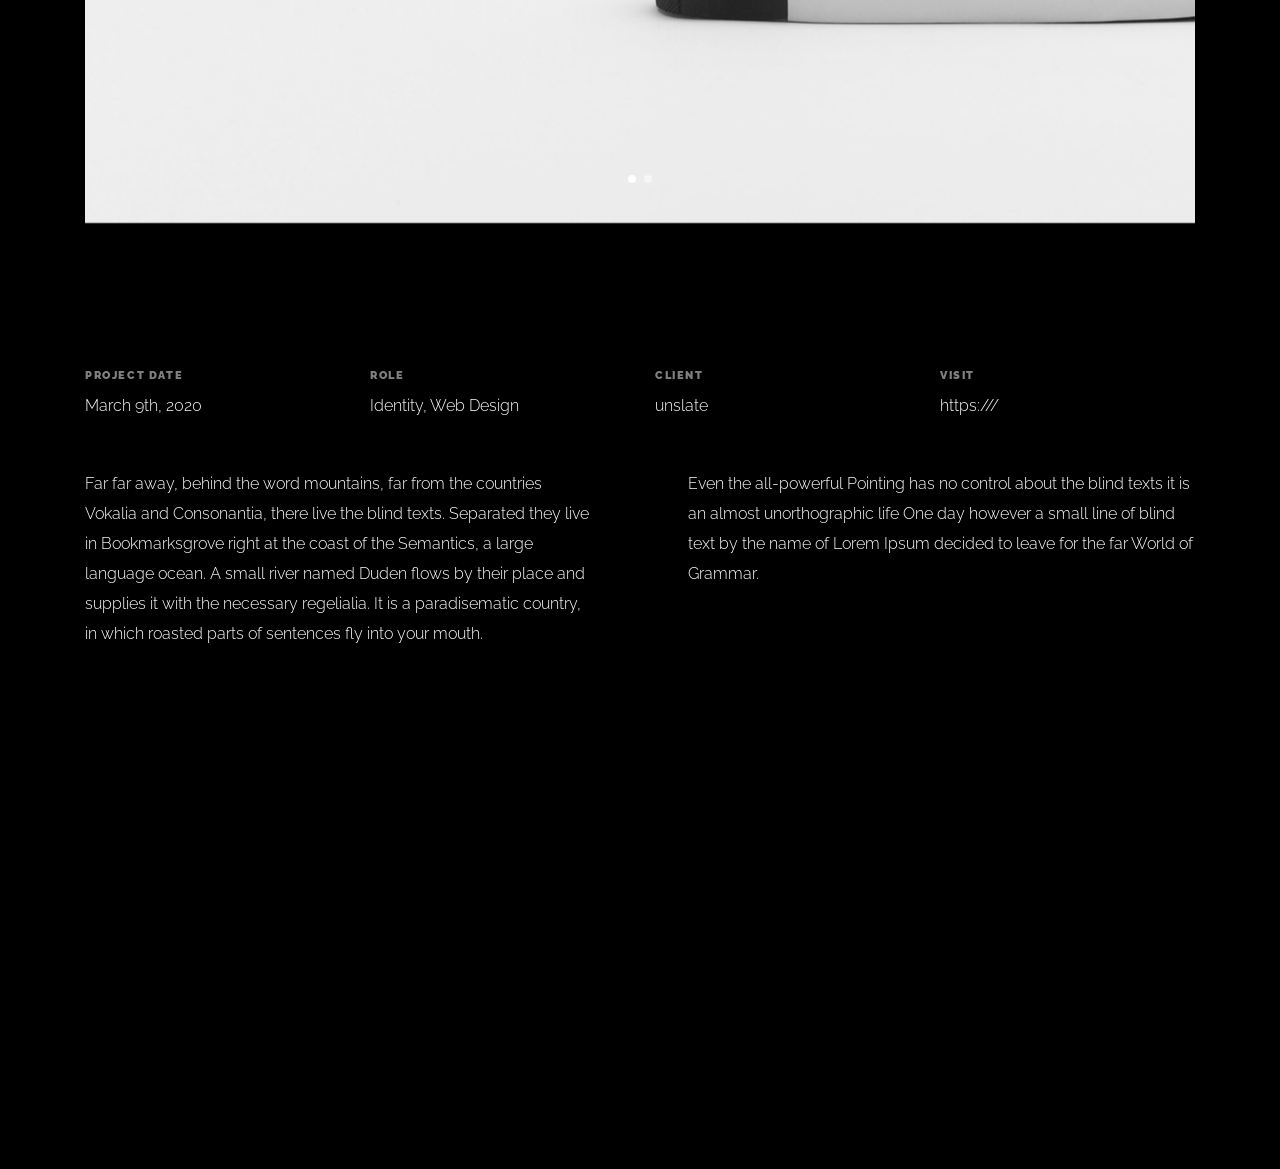
<file: portfolio-single-1.html>
<!doctype html>
<html lang="en">

<head>
  <title>Ulorlib</title>
  <meta charset="utf-8">
  <meta name="viewport" content="width=device-width, initial-scale=1, shrink-to-fit=no">
  
  <meta name="description" content=" ">
  <meta name="keywords" content="html, css, javascript, jquery">
  <meta name="author" content="">

  <link rel="stylesheet" href="css/vendor/icomoon/style.css">
  <link rel="stylesheet" href="css/vendor/owl.carousel.min.css">
  <link rel="stylesheet" href="css/vendor/aos.css">
  <link rel="stylesheet" href="css/vendor/animate.min.css">
  <link rel="stylesheet" href="css/vendor/bootstrap.min.css">
  <link rel="stylesheet" href="css/vendor/jquery.fancybox.min.css">

  <!-- Theme Style -->
  <link rel="stylesheet" href="css/style.css">

</head>

<body data-spy="scroll" data-target=".site-nav-target" data-offset="200">

  <nav class="unslate_co--site-mobile-menu">
    <div class="close-wrap d-flex">
      <a href="#" class="d-flex ml-auto js-menu-toggle">
        <span class="close-label">Close</span>
        <div class="close-times">
          <span class="bar1"></span>
          <span class="bar2"></span>
        </div>
      </a>
    </div>
    <div class="site-mobile-inner"></div>
  </nav>

  <div class="unslate_co--site-wrap">

    <div class="unslate_co--site-inner">

      <nav class="unslate_co--site-nav site-nav-target">

        <div class="container">

          <div class="row align-items-center justify-content-between text-left">
            <div class="col-md-5 text-right">
              <ul class="site-nav-ul js-clone-nav text-left d-none d-lg-inline-block">
                <li class="has-children">
                  <a href="index.html#home-section" class="nav-link">Home</a>
                  <ul class="dropdown">
                    <li>
                      <a href="index.html">Hero Image BG</a>
                    </li>
                    <li>
                      <a href="index-video.html">Video BG</a>
                    </li>
                    <li>
                      <a href="index-hero-slider.html">Hero Slider</a>
                    </li>
                    <li>
                      <a href="index-sidebar-menu.html">Sidebar Menu</a>
                    </li>
                    <li>
                      <a href="index-right-menu.html">Right Menu</a>
                    </li>
                  </ul>
                </li>
                <li><a href="index.html#portfolio-section" class="nav-link">Portfolio</a></li>
                <li><a href="index.html#about-section" class="nav-link">About</a></li>
                <li><a href="index.html#services-section" class="nav-link">Services</a></li>
              </ul>
            </div>
            <div class="site-logo pos-absolute">
              <a href="index.html" class="unslate_co--site-logo">Unfold<span>.</span></a>
            </div>
            <div class="col-md-5 text-right text-lg-left">
              <ul class="site-nav-ul js-clone-nav text-left d-none d-lg-inline-block">
                <li><a href="index.html#skills-section" class="nav-link">Skills</a></li>
                <li><a href="index.html#testimonial-section" class="nav-link">Testimonial</a></li>
                <li><a href="index.html#journal-section" class="nav-link">Journal</a></li>
                <li><a href="index.html#contact-section" class="nav-link">Contact</a></li>
              </ul>

              <ul class="site-nav-ul-none-onepage text-right d-inline-block d-lg-none">
                <li><a href="#" class="js-menu-toggle">Menu</a></li>
              </ul>

            </div>
          </div>
        </div>

      </nav>
      <!-- END nav -->

      <div class="cover-v1 gradient-bottom-black jarallax">
        <div class="container">
          <div class="row align-items-center">

            <div class="col-md-10 mx-auto text-center">
              <h1 class="heading" data-aos="fade-up">Shoe Rebranding</h1>
              <h2 class="subheading" data-aos="fade-up" data-aos-delay="100">Far far away, behind the word mountains, far from the countries.</h2>
            </div>

          </div>
        </div>

        <!-- dov -->
        <a href="#portfolio-single-section" class="mouse-wrap smoothscroll">
          <span class="mouse">
            <span class="scroll"></span>
          </span>
          <span class="mouse-label">Scroll</span>
        </a>

      </div>
      <!-- END .cover-v1 -->

      <div class="container">
        <div class="portfolio-single-wrap unslate_co--section" id="portfolio-single-section">

          <div class="portfolio-single-inner">
            <h2 class="heading-portfolio-single-h2">Shoe Rebranding</h2>

            <div class="row justify-content-between mb-5">
              <div class="col-12 mb-4">
                <div class="owl-carousel single-slider">
                  <figure class="mb-4">
                    <img src="images/work_1_full.jpg" alt="Image" class="img-fluid">
                  </figure>
                  <figure class="mb-4">
                    <img src="images/work_1_a_full.jpg" alt="Image" class="img-fluid">
                  </figure>
                </div>
              </div>
              <div class="col-12 mb-5">
                <div class="row">
                  <div class="col-sm-6 col-md-6 col-lg-3">
                    <div class="detail-v1">
                      <span class="detail-label">Project Date</span>
                      <span class="detail-val">March 9th, 2020</span>
                    </div>
                  </div>
                  <div class="col-sm-6 col-md-6 col-lg-3">
                    <div class="detail-v1">
                      <span class="detail-label">Role</span>
                      <span class="detail-val"><a href="#">Identity</a>, <a href="#">Web Design</a></span>
                    </div>
                  </div>
                  <div class="col-sm-6 col-md-6 col-lg-3">
                    <div class="detail-v1">
                      <span class="detail-label">Client</span>
                      <span class="detail-val">unslate</span>
                    </div>
                  </div>
                  <div class="col-sm-6 col-md-6 col-lg-3">
                    <div class="detail-v1">
                      <span class="detail-label">Visit</span>
                      <span class="detail-val"><a href="#">https:///</a></span>
                    </div>
                  </div>
                </div>
              </div>
              <div class="col-md-6 pr-md-5">
                <p>Far far away, behind the word mountains, far from the countries Vokalia and Consonantia, there live the blind texts. Separated they live in Bookmarksgrove right at the coast of the Semantics, a large language ocean. A small river named Duden flows by their place and supplies it with the necessary regelialia. It is a paradisematic country, in which roasted parts of sentences fly into your mouth.</p>
              </div>
              <div class="col-md-6 pl-md-5">
                <p>Even the all-powerful Pointing has no control about the blind texts it is an almost unorthographic life One day however a small line of blind text by the name of Lorem Ipsum decided to leave for the far World of Grammar.</p>
              </div>
            </div>

          </div>
        </div>
      </div>
    </div>

    <footer class="unslate_co--footer unslate_co--section">
      <div class="container">
        <div class="row justify-content-center">
          <div class="col-md-7">

            <div class="footer-site-logo"><a href="#">Unfold<span>.</span></a></div>

            <ul class="footer-site-social">
              <li><a href="#">Facebook</a></li>
              <li><a href="#">Twitter</a></li>
              <li><a href="#">Instagram</a></li>
              <li><a href="#">Dribbble</a></li>
              <li><a href="#">Behance</a></li>
            </ul>

            <p class="site-copyright">
                
                <!-- Link back to Colorlib can't be removed. Template is licensed under CC BY 3.0. -->
                Copyright &copy;
                <script>
                  document.write(new Date().getFullYear());
                </script> All rights reserved | This template is made with <i class="icon-heart"
                  aria-hidden="true"></i> by <a href="https://colorlib.com" target="_blank">Colorlib</a>
                <!-- Link back to Colorlib can't be removed. Template is licensed under CC BY 3.0. -->
              
              </p>

          </div>
        </div>
      </div>
    </footer>

  </div>

  <!-- Loader -->
  <div id="unslate_co--overlayer"></div>
  <div class="site-loader-wrap">
    <div class="site-loader"></div>
  </div>

  <script src="js/scripts-dist.js"></script>
  <script src="js/main.js"></script>


</body>

</html>
</file>
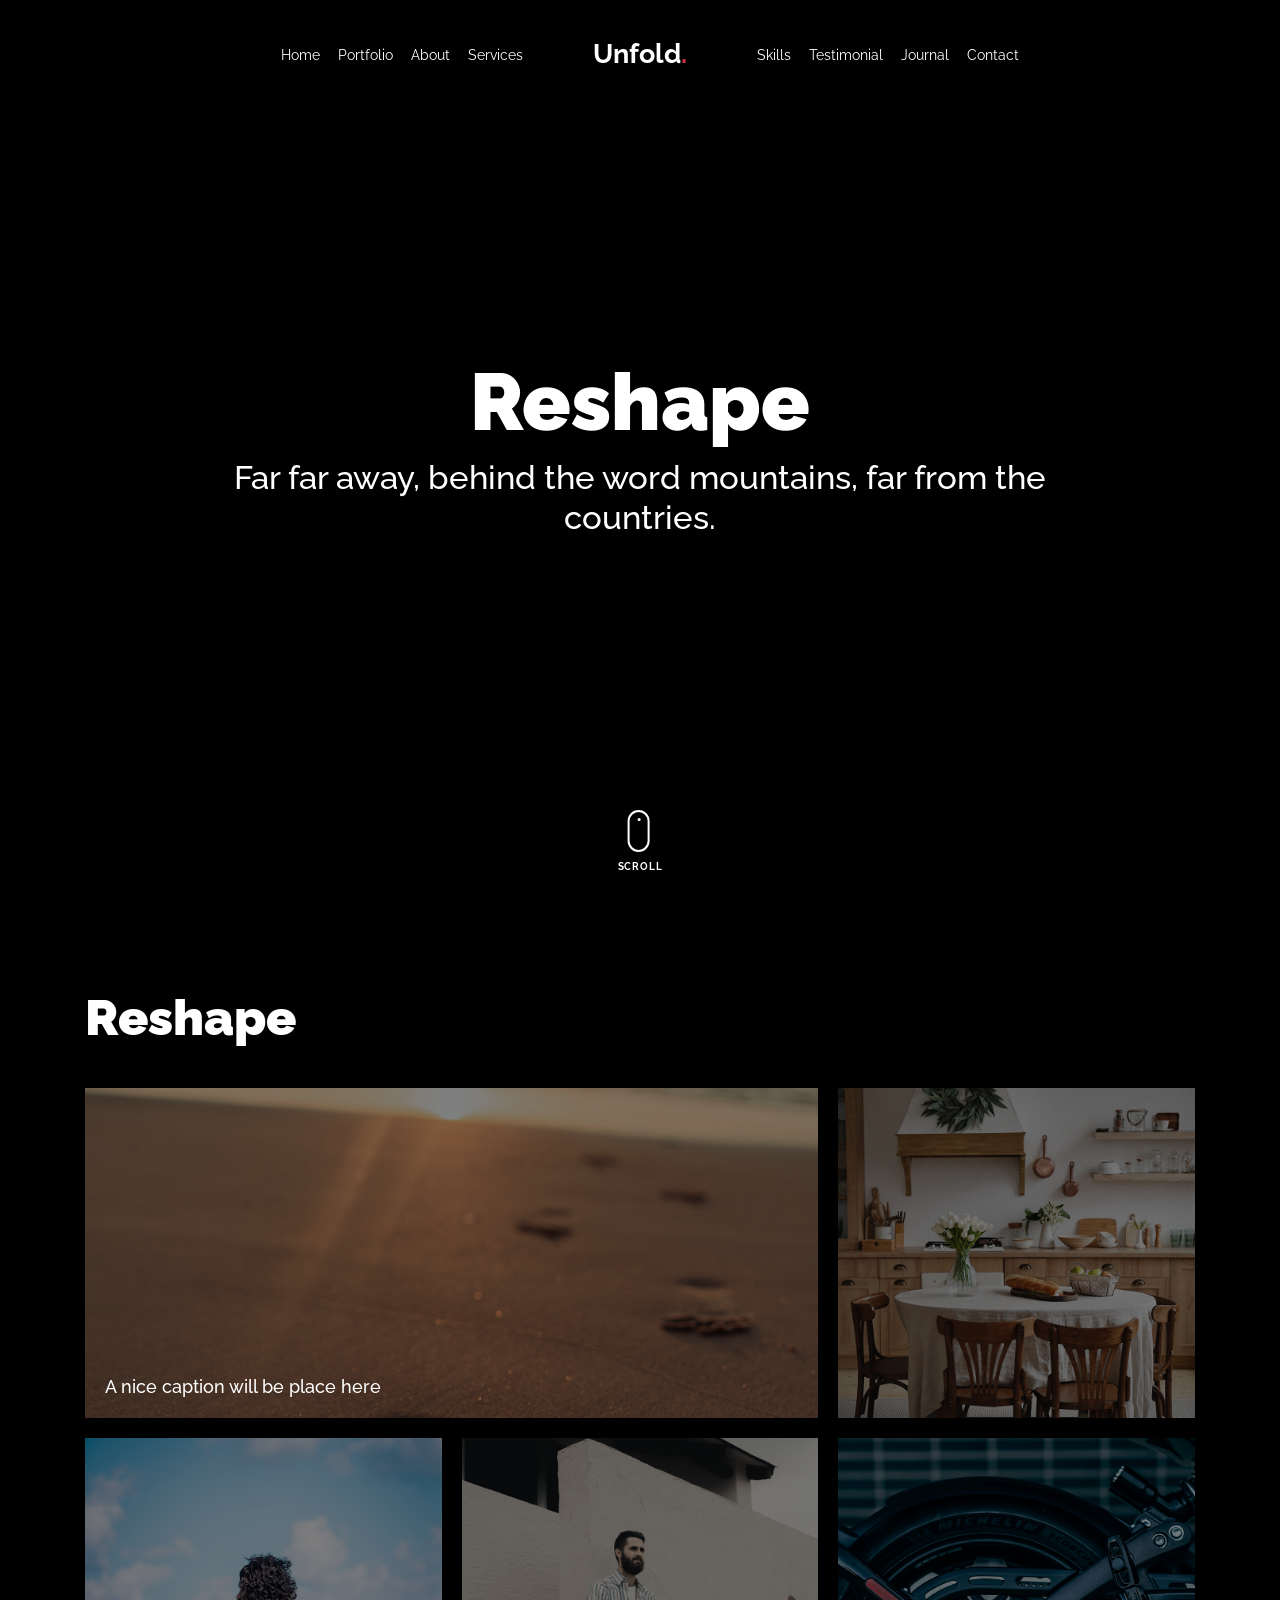
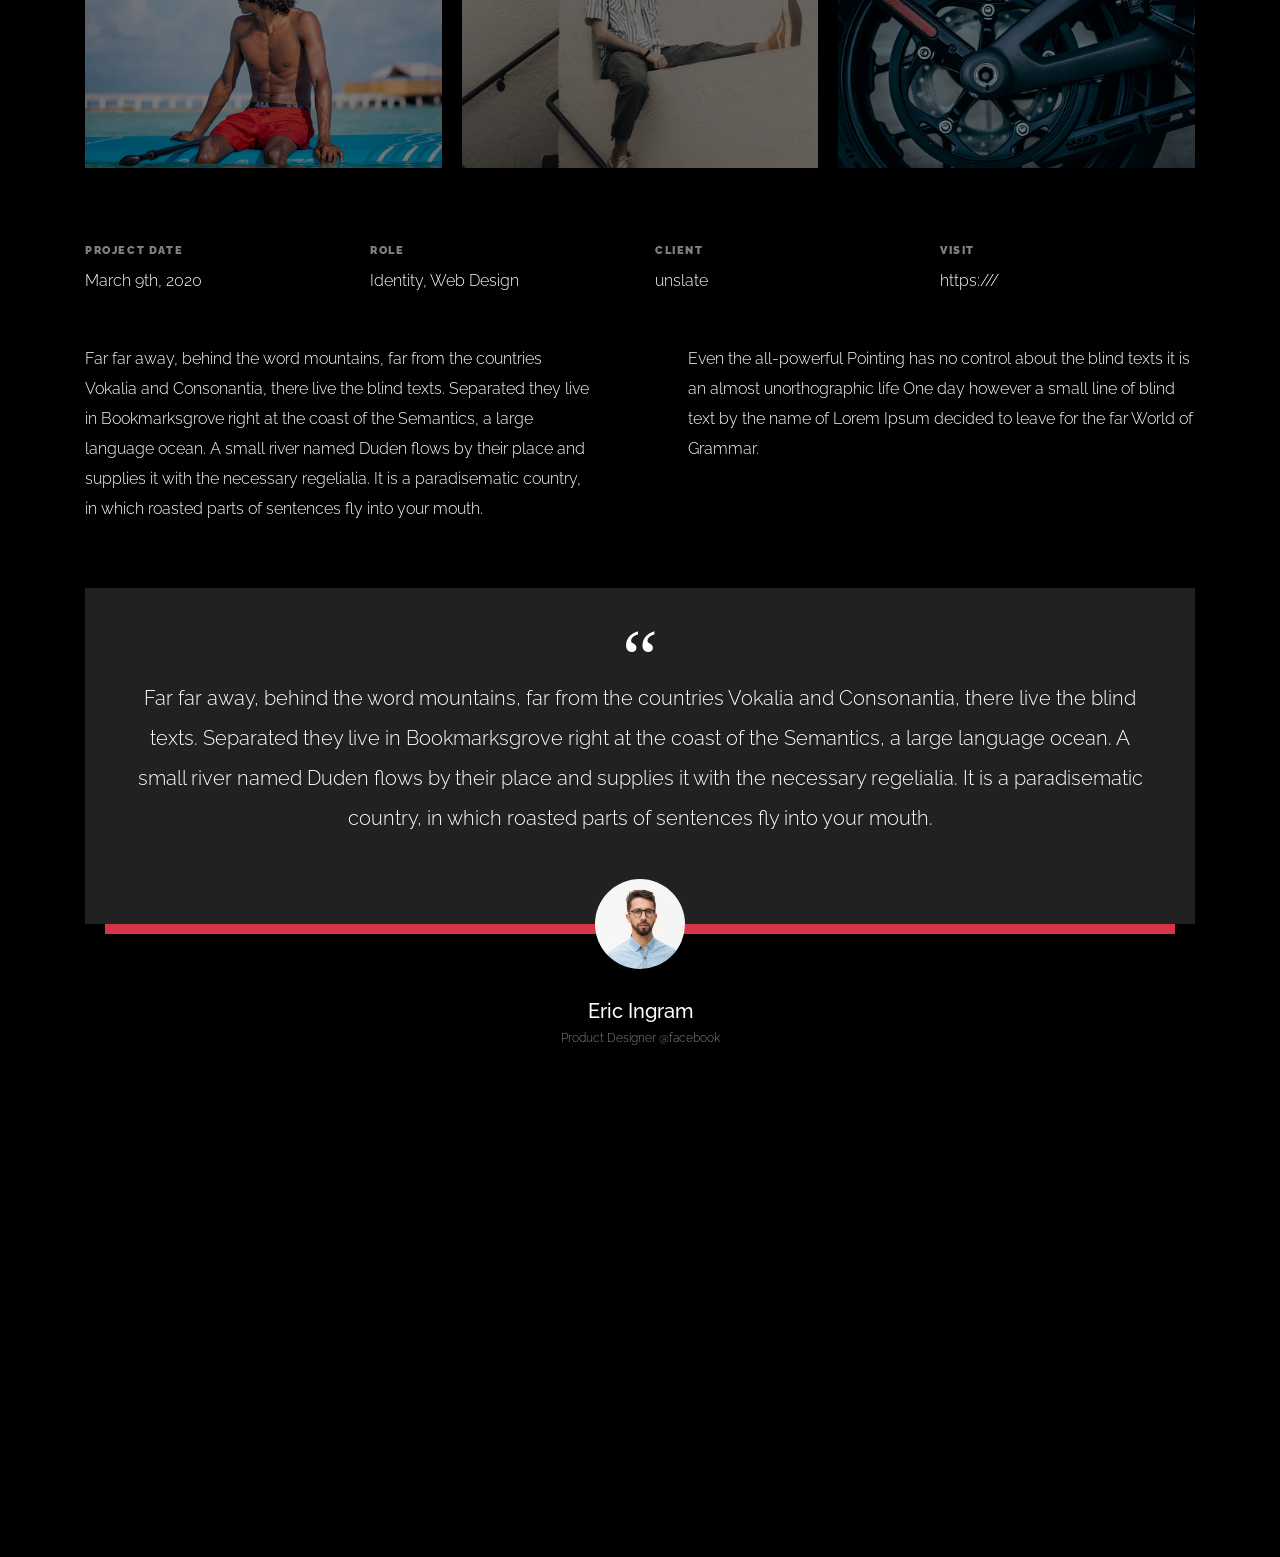
<file: portfolio-single-2.html>
<!doctype html>
<html lang="en">

<head>
  <title>Unfold &mdash; A onepage portfolio HTML template by Colorlib</title>
  <meta charset="utf-8">
  <meta name="viewport" content="width=device-width, initial-scale=1, shrink-to-fit=no">
  
  <meta name="description" content="">
  <meta name="keywords" content="html, css, javascript, jquery">
  <meta name="author" content="">

  <link rel="stylesheet" href="css/vendor/icomoon/style.css">
  <link rel="stylesheet" href="css/vendor/owl.carousel.min.css">
  <link rel="stylesheet" href="css/vendor/aos.css">
  <link rel="stylesheet" href="css/vendor/animate.min.css">
  <link rel="stylesheet" href="css/vendor/bootstrap.min.css">
  <link rel="stylesheet" href="css/vendor/jquery.fancybox.min.css">

  <!-- Theme Style -->
  <link rel="stylesheet" href="css/style.css">

</head>

<body data-spy="scroll" data-target=".site-nav-target" data-offset="200">

  <nav class="unslate_co--site-mobile-menu">
    <div class="close-wrap d-flex">
      <a href="#" class="d-flex ml-auto js-menu-toggle">
        <span class="close-label">Close</span>
        <div class="close-times">
          <span class="bar1"></span>
          <span class="bar2"></span>
        </div>
      </a>
    </div>
    <div class="site-mobile-inner"></div>
  </nav>

  <div class="unslate_co--site-wrap">

    <div class="unslate_co--site-inner">

      <nav class="unslate_co--site-nav site-nav-target">

        <div class="container">

          <div class="row align-items-center justify-content-between text-left">
            <div class="col-md-5 text-right">
              <ul class="site-nav-ul js-clone-nav text-left d-none d-lg-inline-block">
                <li class="has-children">
                  <a href="index.html#home-section" class="nav-link">Home</a>
                  <ul class="dropdown">
                    <li>
                      <a href="index.html">Hero Image BG</a>
                    </li>
                    <li>
                      <a href="index-video.html">Video BG</a>
                    </li>
                    <li>
                      <a href="index-hero-slider.html">Hero Slider</a>
                    </li>
                    <li>
                      <a href="index-sidebar-menu.html">Sidebar Menu</a>
                    </li>
                    <li>
                      <a href="index-right-menu.html">Right Menu</a>
                    </li>
                  </ul>
                </li>
                <li><a href="index.html#portfolio-section" class="nav-link">Portfolio</a></li>
                <li><a href="index.html#about-section" class="nav-link">About</a></li>
                <li><a href="index.html#services-section" class="nav-link">Services</a></li>
              </ul>
            </div>
            <div class="site-logo pos-absolute">
              <a href="index.html" class="unslate_co--site-logo">Unfold<span>.</span></a>
            </div>
            <div class="col-md-5 text-right text-lg-left">
              <ul class="site-nav-ul js-clone-nav text-left d-none d-lg-inline-block">
                <li><a href="index.html#skills-section" class="nav-link">Skills</a></li>
                <li><a href="index.html#testimonial-section" class="nav-link">Testimonial</a></li>
                <li><a href="index.html#journal-section" class="nav-link">Journal</a></li>
                <li><a href="index.html#contact-section" class="nav-link">Contact</a></li>
              </ul>

              <ul class="site-nav-ul-none-onepage text-right d-inline-block d-lg-none">
                <li><a href="#" class="js-menu-toggle">Menu</a></li>
              </ul>

            </div>
          </div>
        </div>

      </nav>
      <!-- END nav -->

      <div class="cover-v1 gradient-bottom-black jarallax">
        <div class="container">
          <div class="row align-items-center">

            <div class="col-md-10 mx-auto text-center">
              <h1 class="heading" data-aos="fade-up">Reshape</h1>
              <h2 class="subheading" data-aos="fade-up" data-aos-delay="100">Far far away, behind the word mountains, far from the countries.</h2>
            </div>

          </div>
        </div>

        <!-- dov -->
        <a href="#portfolio-single-section" class="mouse-wrap smoothscroll">
          <span class="mouse">
            <span class="scroll"></span>
          </span>
          <span class="mouse-label">Scroll</span>
        </a>

      </div>
      <!-- END .cover-v1 -->

      <div class="container">
        <div class="portfolio-single-wrap unslate_co--section" id="portfolio-single-section">
          <div class="portfolio-single-inner">
            <h2 class="heading-portfolio-single-h2">Reshape</h2>

            <div class="row gutter-v4 align-items-stretch mb-5">
              <div class="col-sm-6 col-md-6 col-lg-8 blog-post-entry">

                <a href="images/post_1.jpg" class="grid-item blog-item w-100 h-100" data-fancybox="gal" data-caption="A nice caption will be place here">
                  <div class="overlay">
                    <div class="portfolio-item-content">
                      <h3>A nice caption will be place here</h3>
                    </div>
                  </div>
                  <img src="images/post_1.jpg" class="lazyload" alt="Image" />
                </a>

              </div>
              <div class="col-sm-6 col-md-6 col-lg-4 blog-post-entry">
                <a href="images/post_2.jpg" class="grid-item blog-item w-100 h-100" data-fancybox="gal">
                  <div class="overlay"></div>
                  <img src="images/post_2.jpg" class="lazyload" alt="Image" />
                </a>
              </div>

              <div class="col-sm-6 col-md-6 col-lg-4 blog-post-entry">

                <a href="images/post_3.jpg" class="grid-item blog-item w-100 h-100" data-fancybox="gal">
                  <div class="overlay"></div>
                  <img src="images/post_3.jpg" class="lazyload" alt="Image" />
                </a>

              </div>
              <div class="col-sm-6 col-md-6 col-lg-4 blog-post-entry">
                <a href="images/post_4.jpg" class="grid-item blog-item w-100 h-100" data-fancybox="gal">
                  <div class="overlay"></div>
                  <img src="images/post_4.jpg" class="lazyload" alt="Image" />
                </a>
              </div>

              <div class="col-sm-6 col-md-6 col-lg-4 blog-post-entry">
                <a href="images/post_5.jpg" class="grid-item blog-item w-100 h-100" data-fancybox="gal">
                  <div class="overlay"></div>
                  <img src="images/post_5.jpg" class="lazyload" alt="Image" />
                </a>
              </div>

            </div>

            <div class="row justify-content-between mb-5">
              <div class="col-12 mb-5">
                <div class="row">
                  <div class="col-sm-6 col-md-6 col-lg-3">
                    <div class="detail-v1">
                      <span class="detail-label">Project Date</span>
                      <span class="detail-val">March 9th, 2020</span>
                    </div>
                  </div>
                  <div class="col-sm-6 col-md-6 col-lg-3">
                    <div class="detail-v1">
                      <span class="detail-label">Role</span>
                      <span class="detail-val"><a href="#">Identity</a>, <a href="#">Web Design</a></span>
                    </div>
                  </div>
                  <div class="col-sm-6 col-md-6 col-lg-3">
                    <div class="detail-v1">
                      <span class="detail-label">Client</span>
                      <span class="detail-val">unslate</span>
                    </div>
                  </div>
                  <div class="col-sm-6 col-md-6 col-lg-3">
                    <div class="detail-v1">
                      <span class="detail-label">Visit</span>
                      <span class="detail-val"><a href="#">https:///</a></span>
                    </div>
                  </div>
                </div>
              </div>
              <div class="col-md-6 pr-md-5">
                <p>Far far away, behind the word mountains, far from the countries Vokalia and Consonantia, there live the blind texts. Separated they live in Bookmarksgrove right at the coast of the Semantics, a large language ocean. A small river named Duden flows by their place and supplies it with the necessary regelialia. It is a paradisematic country, in which roasted parts of sentences fly into your mouth.</p>
              </div>
              <div class="col-md-6 pl-md-5">
                <p>Even the all-powerful Pointing has no control about the blind texts it is an almost unorthographic life One day however a small line of blind text by the name of Lorem Ipsum decided to leave for the far World of Grammar.</p>
              </div>
            </div>

            <div class="row justify-content-center mb-5">
              <div class="col-md-12">
                <div class="testimonial-v1">
                  <div class="testimonial-inner-bg">
                    <span class="quote">&ldquo;</span>
                    <blockquote>
                      Far far away, behind the word mountains, far from the countries Vokalia and Consonantia, there live the blind texts. Separated they live in Bookmarksgrove right at the coast of the Semantics, a large language ocean. A small river named Duden flows by their place and supplies it with the necessary regelialia. It is a paradisematic country, in which roasted parts of sentences fly into your mouth.
                    </blockquote>
                  </div>

                  <div class="testimonial-author-info">
                    <img src="images/person_man_1.jpg" alt="Image">
                    <h3>Eric Ingram</h3>
                    <span class="d-block position">Product Designer @facebook</span>
                  </div>

                </div>
              </div>
            </div>

          
          </div>
        </div>
      </div>
    </div> 

    <footer class="unslate_co--footer unslate_co--section">
      <div class="container">
        <div class="row justify-content-center">
          <div class="col-md-7">

            <div class="footer-site-logo"><a href="#">Unfold<span>.</span></a></div>

            <ul class="footer-site-social">
              <li><a href="#">Facebook</a></li>
              <li><a href="#">Twitter</a></li>
              <li><a href="#">Instagram</a></li>
              <li><a href="#">Dribbble</a></li>
              <li><a href="#">Behance</a></li>
            </ul>

            <p class="site-copyright">
                
                <!-- Link back to Colorlib can't be removed. Template is licensed under CC BY 3.0. -->
                Copyright &copy;
                <script>
                  document.write(new Date().getFullYear());
                </script> All rights reserved | This template is made with <i class="icon-heart"
                  aria-hidden="true"></i> by <a href="https://colorlib.com" target="_blank">Colorlib</a>
                <!-- Link back to Colorlib can't be removed. Template is licensed under CC BY 3.0. -->
              
              </p>

          </div>
        </div>
      </div>
    </footer>

  </div>

  <!-- Loader -->
  <div id="unslate_co--overlayer"></div>
  <div class="site-loader-wrap">
    <div class="site-loader"></div>
  </div>

  <script src="js/scripts-dist.js"></script>
  <script src="js/main.js"></script>

</body>

</html>
</file>
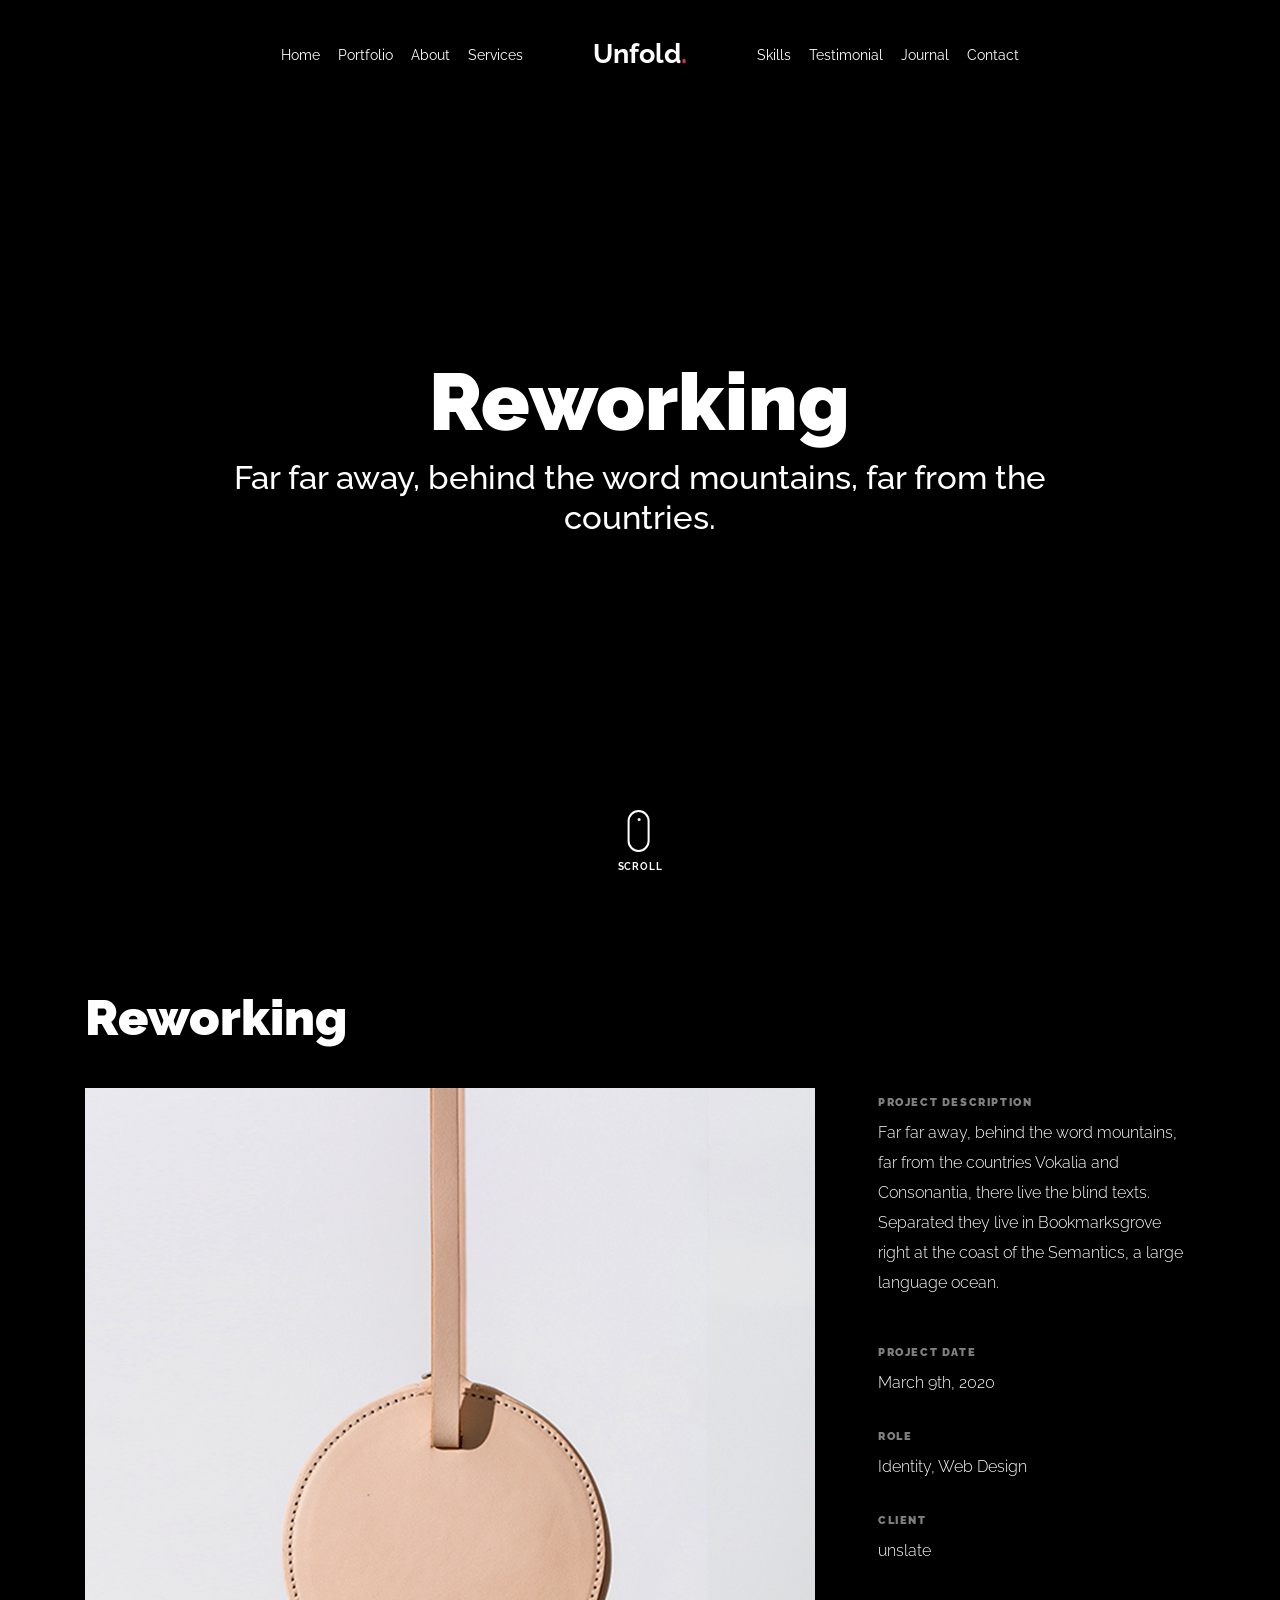
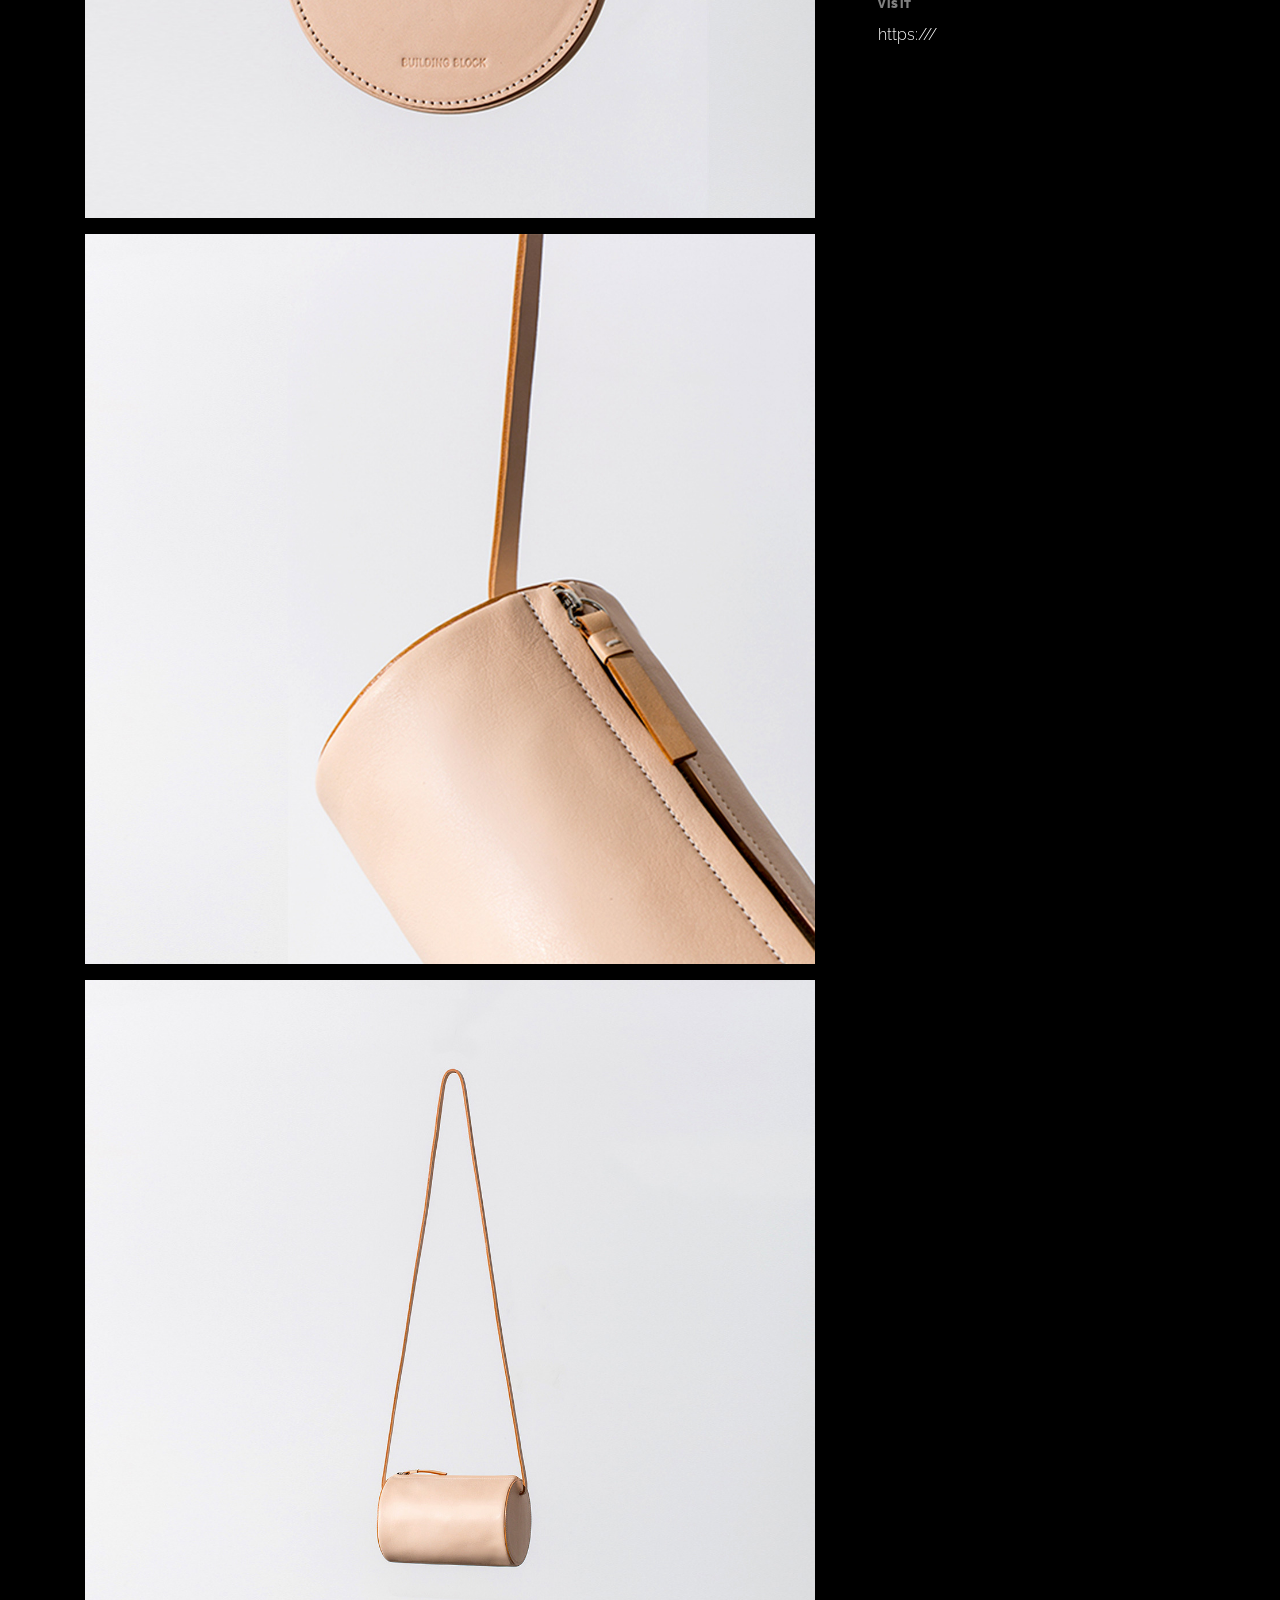
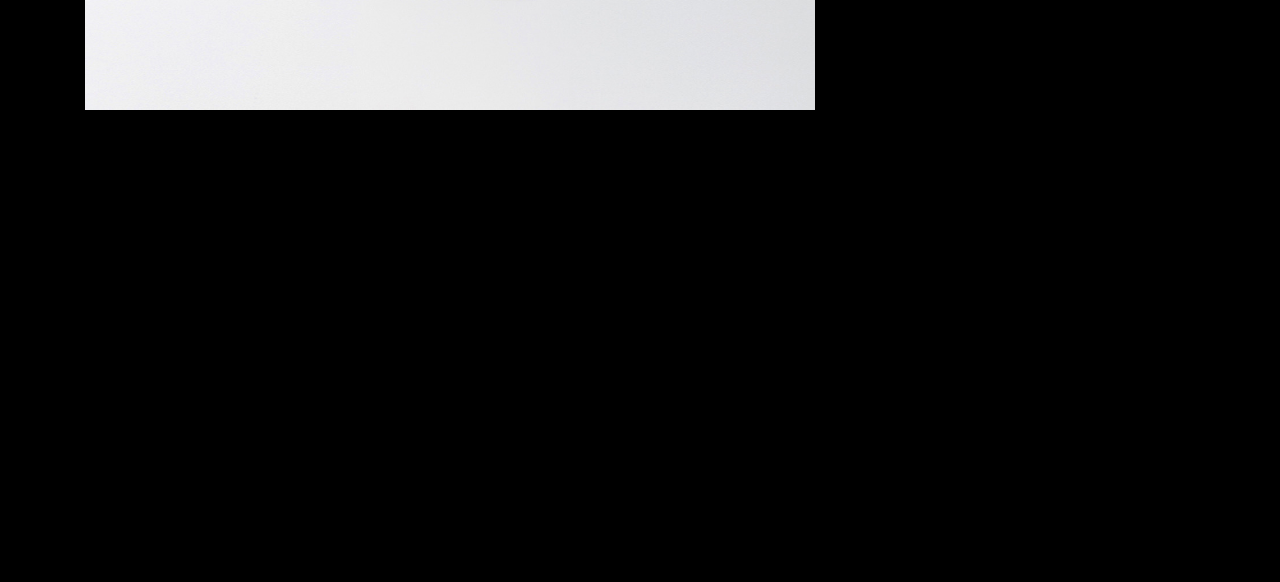
<file: portfolio-single-3.html>
<!doctype html>
<html lang="en">

<head>
  <title>Unfold &mdash; A onepage portfolio HTML template by Colorlib</title>
  <meta charset="utf-8">
  <meta name="viewport" content="width=device-width, initial-scale=1, shrink-to-fit=no">
  
  <meta name="description" content="">
  <meta name="keywords" content="html, css, javascript, jquery">
  <meta name="author" content="">

  <link rel="stylesheet" href="css/vendor/icomoon/style.css">
  <link rel="stylesheet" href="css/vendor/owl.carousel.min.css">
  <link rel="stylesheet" href="css/vendor/aos.css">
  <link rel="stylesheet" href="css/vendor/animate.min.css">
  <link rel="stylesheet" href="css/vendor/bootstrap.min.css">
  <link rel="stylesheet" href="css/vendor/jquery.fancybox.min.css">

  <!-- Theme Style -->
  <link rel="stylesheet" href="css/style.css">

</head>

<body data-spy="scroll" data-target=".site-nav-target" data-offset="200">

  <nav class="unslate_co--site-mobile-menu">
    <div class="close-wrap d-flex">
      <a href="#" class="d-flex ml-auto js-menu-toggle">
        <span class="close-label">Close</span>
        <div class="close-times">
          <span class="bar1"></span>
          <span class="bar2"></span>
        </div>
      </a>
    </div>
    <div class="site-mobile-inner"></div>
  </nav>

  <div class="unslate_co--site-wrap">

    <div class="unslate_co--site-inner">

      <nav class="unslate_co--site-nav site-nav-target">

        <div class="container">

          <div class="row align-items-center justify-content-between text-left">
            <div class="col-md-5 text-right">
              <ul class="site-nav-ul js-clone-nav text-left d-none d-lg-inline-block">
                <li class="has-children">
                  <a href="index.html#home-section" class="nav-link">Home</a>
                  <ul class="dropdown">
                    <li>
                      <a href="index.html">Hero Image BG</a>
                    </li>
                    <li>
                      <a href="index-video.html">Video BG</a>
                    </li>
                    <li>
                      <a href="index-hero-slider.html">Hero Slider</a>
                    </li>
                    <li>
                      <a href="index-sidebar-menu.html">Sidebar Menu</a>
                    </li>
                    <li>
                      <a href="index-right-menu.html">Right Menu</a>
                    </li>
                  </ul>
                </li>
                <li><a href="index.html#portfolio-section" class="nav-link">Portfolio</a></li>
                <li><a href="index.html#about-section" class="nav-link">About</a></li>
                <li><a href="index.html#services-section" class="nav-link">Services</a></li>
              </ul>
            </div>
            <div class="site-logo pos-absolute">
              <a href="index.html" class="unslate_co--site-logo">Unfold<span>.</span></a>
            </div>
            <div class="col-md-5 text-right text-lg-left">
              <ul class="site-nav-ul js-clone-nav text-left d-none d-lg-inline-block">
                <li><a href="index.html#skills-section" class="nav-link">Skills</a></li>
                <li><a href="index.html#testimonial-section" class="nav-link">Testimonial</a></li>
                <li><a href="index.html#journal-section" class="nav-link">Journal</a></li>
                <li><a href="index.html#contact-section" class="nav-link">Contact</a></li>
              </ul>

              <ul class="site-nav-ul-none-onepage text-right d-inline-block d-lg-none">
                <li><a href="#" class="js-menu-toggle">Menu</a></li>
              </ul>

            </div>
          </div>
        </div>

      </nav>
      <!-- END nav -->

      <div class="cover-v1 gradient-bottom-black jarallax">
        <div class="container">
          <div class="row align-items-center">

            <div class="col-md-10 mx-auto text-center">
              <h1 class="heading" data-aos="fade-up">Reworking</h1>
              <h2 class="subheading" data-aos="fade-up" data-aos-delay="100">Far far away, behind the word mountains, far from the countries.</h2>
            </div>

          </div>
        </div>

        <!-- dov -->
        <a href="#portfolio-single-section" class="mouse-wrap smoothscroll">
          <span class="mouse">
            <span class="scroll"></span>
          </span>
          <span class="mouse-label">Scroll</span>
        </a>

      </div>
      <!-- END .cover-v1 -->

      <div class="container">
        <div class="portfolio-single-wrap unslate_co--section" id="portfolio-single-section">
          <div class="portfolio-single-inner">

            <h2 class="heading-portfolio-single-h2">Reworking</h2>

            <div class="row justify-content-between align-items-stretch">

              <div class="col-lg-8">
                <p><a href="images/work_2_full.jpg" data-fancybox="gal"><img src="images/work_2_full.jpg" alt="Image" class="img-fluid"></a></p>
                <p><a href="images/work_2_a_full.jpg" data-fancybox="gal"><img src="images/work_2_a_full.jpg" alt="Image" class="img-fluid"></a></p>
                <p><a href="images/work_2_b_full.jpg" data-fancybox="gal"><img src="images/work_2_b_full.jpg" alt="Image" class="img-fluid"></a></p>
              </div>
              <div class="col-lg-4 pl-lg-5">
                <div class="unslate_co--sticky">
                  <div class="row">
                    <div class="col-md-12 mb-4">
                      <div class="detail-v1">
                        <span class="detail-label">Project Description</span>
                        <p>Far far away, behind the word mountains, far from the countries Vokalia and Consonantia, there live the blind texts. Separated they live in Bookmarksgrove right at the coast of the Semantics, a large language ocean.</p>
                      </div>
                    </div>

                    <div class="col-md-12 mb-4">
                      <div class="detail-v1">
                        <span class="detail-label">Project Date</span>
                        <span class="detail-val">March 9th, 2020</span>
                      </div>
                    </div>
                    <div class="col-md-12 mb-4">
                      <div class="detail-v1">
                        <span class="detail-label">Role</span>
                        <span class="detail-val"><a href="#">Identity</a>, <a href="#">Web Design</a></span>
                      </div>
                    </div>
                    <div class="col-md-12 mb-4">
                      <div class="detail-v1">
                        <span class="detail-label">Client</span>
                        <span class="detail-val">unslate</span>
                      </div>
                    </div>
                    <div class="col-md-12 mb-4">
                      <div class="detail-v1">
                        <span class="detail-label">Visit</span>
                        <span class="detail-val"><a href="#">https:///</a></span>
                      </div>
                    </div>
                  </div>
                </div> 
              </div>

            </div>

          </div>
        </div>
      </div>
    </div>

    <footer class="unslate_co--footer unslate_co--section">
      <div class="container">
        <div class="row justify-content-center">
          <div class="col-md-7">

            <div class="footer-site-logo"><a href="#">Unfold<span>.</span></a></div>

            <ul class="footer-site-social">
              <li><a href="#">Facebook</a></li>
              <li><a href="#">Twitter</a></li>
              <li><a href="#">Instagram</a></li>
              <li><a href="#">Dribbble</a></li>
              <li><a href="#">Behance</a></li>
            </ul>

            <p class="site-copyright">
                
                <!-- Link back to Colorlib can't be removed. Template is licensed under CC BY 3.0. -->
                Copyright &copy;
                <script>
                  document.write(new Date().getFullYear());
                </script> All rights reserved | This template is made with <i class="icon-heart"
                  aria-hidden="true"></i> by <a href="https://colorlib.com" target="_blank">Colorlib</a>
                <!-- Link back to Colorlib can't be removed. Template is licensed under CC BY 3.0. -->
              
              </p>

          </div>
        </div>
      </div>
    </footer>

  </div>

  <!-- Loader -->
  <div id="unslate_co--overlayer"></div>
  <div class="site-loader-wrap">
    <div class="site-loader"></div>
  </div>

  <script src="js/scripts-dist.js"></script>
  <script src="js/main.js"></script>


</body>

</html>
</file>
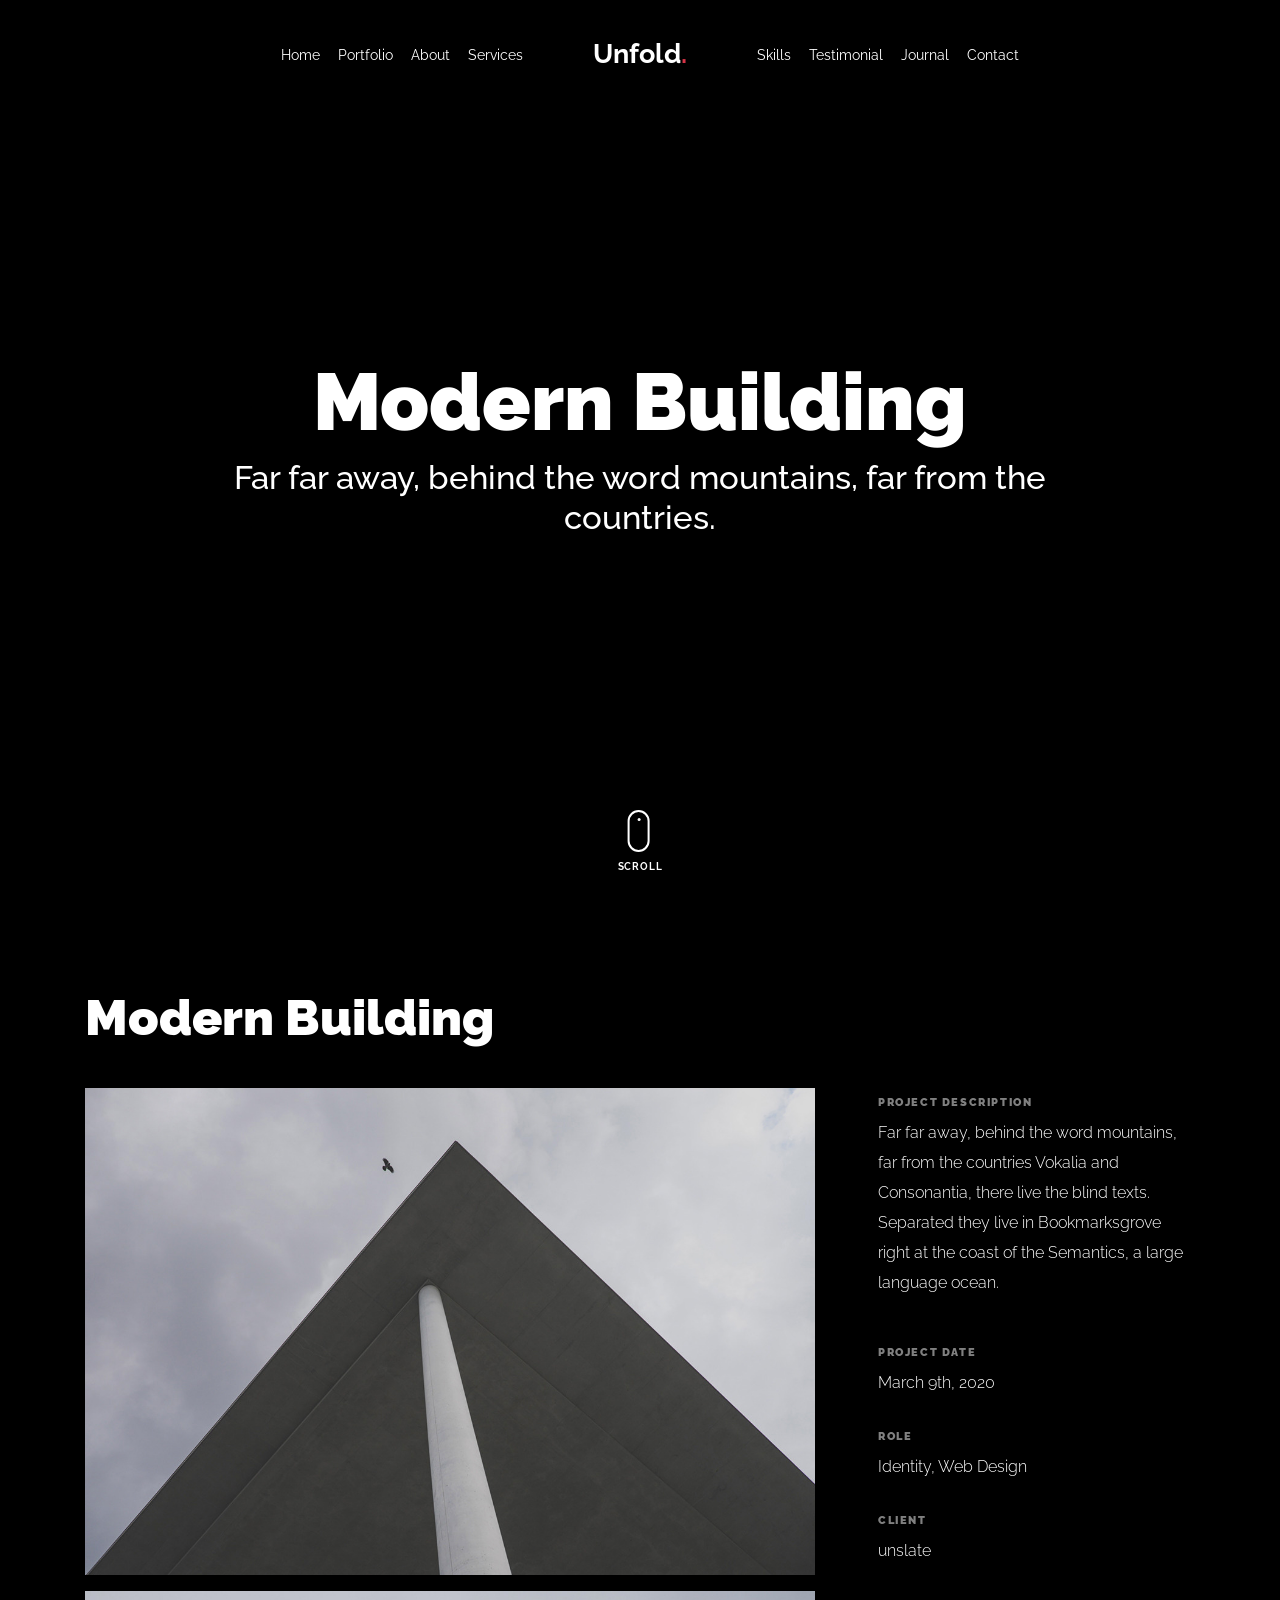
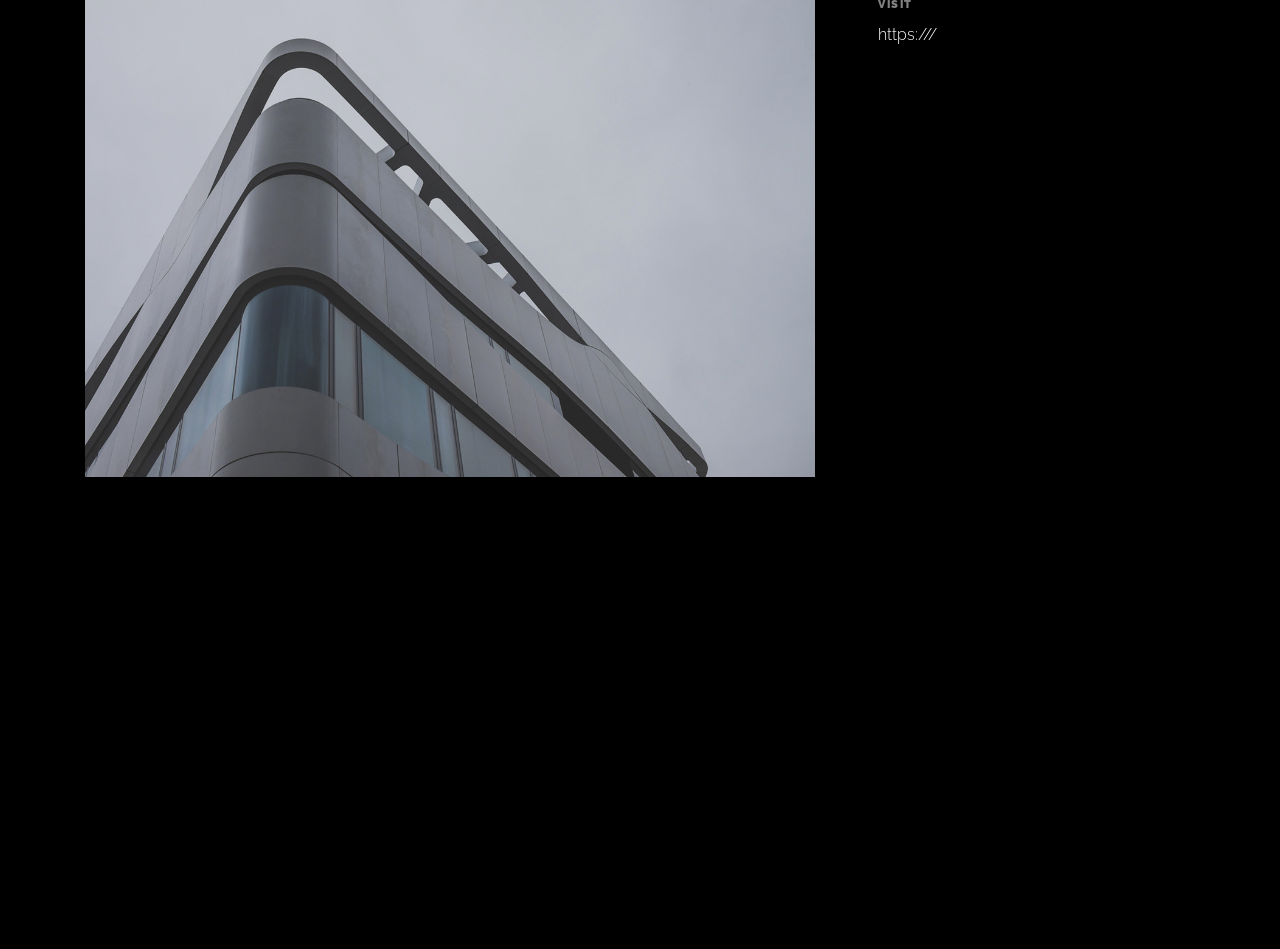
<file: portfolio-single-4.html>
<!doctype html>
<html lang="en">

<head>
  <title>Unfold &mdash; A onepage portfolio HTML template by Colorlib</title>
  <meta charset="utf-8">
  <meta name="viewport" content="width=device-width, initial-scale=1, shrink-to-fit=no">
  
  <meta name="description" content="">
  <meta name="keywords" content="html, css, javascript, jquery">
  <meta name="author" content="">

  <link rel="stylesheet" href="css/vendor/icomoon/style.css">
  <link rel="stylesheet" href="css/vendor/owl.carousel.min.css">
  <link rel="stylesheet" href="css/vendor/aos.css">
  <link rel="stylesheet" href="css/vendor/animate.min.css">
  <link rel="stylesheet" href="css/vendor/bootstrap.min.css">
  <link rel="stylesheet" href="css/vendor/jquery.fancybox.min.css">

  <!-- Theme Style -->
  <link rel="stylesheet" href="css/style.css">

</head>

<body data-spy="scroll" data-target=".site-nav-target" data-offset="200">

  <nav class="unslate_co--site-mobile-menu">
    <div class="close-wrap d-flex">
      <a href="#" class="d-flex ml-auto js-menu-toggle">
        <span class="close-label">Close</span>
        <div class="close-times">
          <span class="bar1"></span>
          <span class="bar2"></span>
        </div>
      </a>
    </div>
    <div class="site-mobile-inner"></div>
  </nav>

  <div class="unslate_co--site-wrap">

    <div class="unslate_co--site-inner">

      <nav class="unslate_co--site-nav site-nav-target">

        <div class="container">

          <div class="row align-items-center justify-content-between text-left">
            <div class="col-md-5 text-right">
              <ul class="site-nav-ul js-clone-nav text-left d-none d-lg-inline-block">
                <li class="has-children">
                  <a href="index.html#home-section" class="nav-link">Home</a>
                  <ul class="dropdown">
                    <li>
                      <a href="index.html">Hero Image BG</a>
                    </li>
                    <li>
                      <a href="index-video.html">Video BG</a>
                    </li>
                    <li>
                      <a href="index-hero-slider.html">Hero Slider</a>
                    </li>
                    <li>
                      <a href="index-sidebar-menu.html">Sidebar Menu</a>
                    </li>
                    <li>
                      <a href="index-right-menu.html">Right Menu</a>
                    </li>
                  </ul>
                </li>
                <li><a href="index.html#portfolio-section" class="nav-link">Portfolio</a></li>
                <li><a href="index.html#about-section" class="nav-link">About</a></li>
                <li><a href="index.html#services-section" class="nav-link">Services</a></li>
              </ul>
            </div>
            <div class="site-logo pos-absolute">
              <a href="index.html" class="unslate_co--site-logo">Unfold<span>.</span></a>
            </div>
            <div class="col-md-5 text-right text-lg-left">
              <ul class="site-nav-ul js-clone-nav text-left d-none d-lg-inline-block">
                <li><a href="index.html#skills-section" class="nav-link">Skills</a></li>
                <li><a href="index.html#testimonial-section" class="nav-link">Testimonial</a></li>
                <li><a href="index.html#journal-section" class="nav-link">Journal</a></li>
                <li><a href="index.html#contact-section" class="nav-link">Contact</a></li>
              </ul>

              <ul class="site-nav-ul-none-onepage text-right d-inline-block d-lg-none">
                <li><a href="#" class="js-menu-toggle">Menu</a></li>
              </ul>

            </div>
          </div>
        </div>

      </nav>
      <!-- END nav -->

      <div class="cover-v1 gradient-bottom-black jarallax">
        <div class="container">
          <div class="row align-items-center">

            <div class="col-md-10 mx-auto text-center">
              <h1 class="heading" data-aos="fade-up">Modern Building</h1>
              <h2 class="subheading" data-aos="fade-up" data-aos-delay="100">Far far away, behind the word mountains, far from the countries.</h2>
            </div>

          </div>
        </div>

        <!-- dov -->
        <a href="#portfolio-single-section" class="mouse-wrap smoothscroll">
          <span class="mouse">
            <span class="scroll"></span>
          </span>
          <span class="mouse-label">Scroll</span>
        </a>

      </div>
      <!-- END .cover-v1 -->

      <div class="container">
        <div class="portfolio-single-wrap unslate_co--section" id="portfolio-single-section">
          <div class="portfolio-single-inner">

            <h2 class="heading-portfolio-single-h2">Modern Building</h2>

            <div class="row justify-content-between align-items-stretch">

              <div class="col-lg-8">
                <p><a href="images/work_3_a_full.jpg" data-fancybox="gal"><img src="images/work_3_a_full.jpg" alt="Image" class="img-fluid"></a></p>
                <p><a href="images/work_3_full.jpg" data-fancybox="gal"><img src="images/work_3_full.jpg" alt="Image" class="img-fluid"></a></p>
              </div>
              <div class="col-lg-4 pl-lg-5">
                <div class="unslate_co--sticky">
                  <div class="row">
                    <div class="col-md-12 mb-4">
                      <div class="detail-v1">
                        <span class="detail-label">Project Description</span>
                        <p>Far far away, behind the word mountains, far from the countries Vokalia and Consonantia, there live the blind texts. Separated they live in Bookmarksgrove right at the coast of the Semantics, a large language ocean.</p>
                      </div>
                    </div>

                    <div class="col-md-12 mb-4">
                      <div class="detail-v1">
                        <span class="detail-label">Project Date</span>
                        <span class="detail-val">March 9th, 2020</span>
                      </div>
                    </div>
                    <div class="col-md-12 mb-4">
                      <div class="detail-v1">
                        <span class="detail-label">Role</span>
                        <span class="detail-val"><a href="#">Identity</a>, <a href="#">Web Design</a></span>
                      </div>
                    </div>
                    <div class="col-md-12 mb-4">
                      <div class="detail-v1">
                        <span class="detail-label">Client</span>
                        <span class="detail-val">unslate</span>
                      </div>
                    </div>
                    <div class="col-md-12 mb-4">
                      <div class="detail-v1">
                        <span class="detail-label">Visit</span>
                        <span class="detail-val"><a href="#">https:///</a></span>
                      </div>
                    </div>
                  </div>
                </div> 
              </div>

            </div>

          </div>
        </div>
      </div>
    </div> 

    <footer class="unslate_co--footer unslate_co--section">
      <div class="container">
        <div class="row justify-content-center">
          <div class="col-md-7">

            <div class="footer-site-logo"><a href="#">Unfold<span>.</span></a></div>

            <ul class="footer-site-social">
              <li><a href="#">Facebook</a></li>
              <li><a href="#">Twitter</a></li>
              <li><a href="#">Instagram</a></li>
              <li><a href="#">Dribbble</a></li>
              <li><a href="#">Behance</a></li>
            </ul>

            <p class="site-copyright">
                
                <!-- Link back to Colorlib can't be removed. Template is licensed under CC BY 3.0. -->
                Copyright &copy;
                <script>
                  document.write(new Date().getFullYear());
                </script> All rights reserved | This template is made with <i class="icon-heart"
                  aria-hidden="true"></i> by <a href="https://colorlib.com" target="_blank">Colorlib</a>
                <!-- Link back to Colorlib can't be removed. Template is licensed under CC BY 3.0. -->
              
              </p>

          </div>
        </div>
      </div>
    </footer>

  </div>

  <!-- Loader -->
  <div id="unslate_co--overlayer"></div>
  <div class="site-loader-wrap">
    <div class="site-loader"></div>
  </div>

  <script src="js/scripts-dist.js"></script>
  <script src="js/main.js"></script>

  
</body>

</html>
</file>
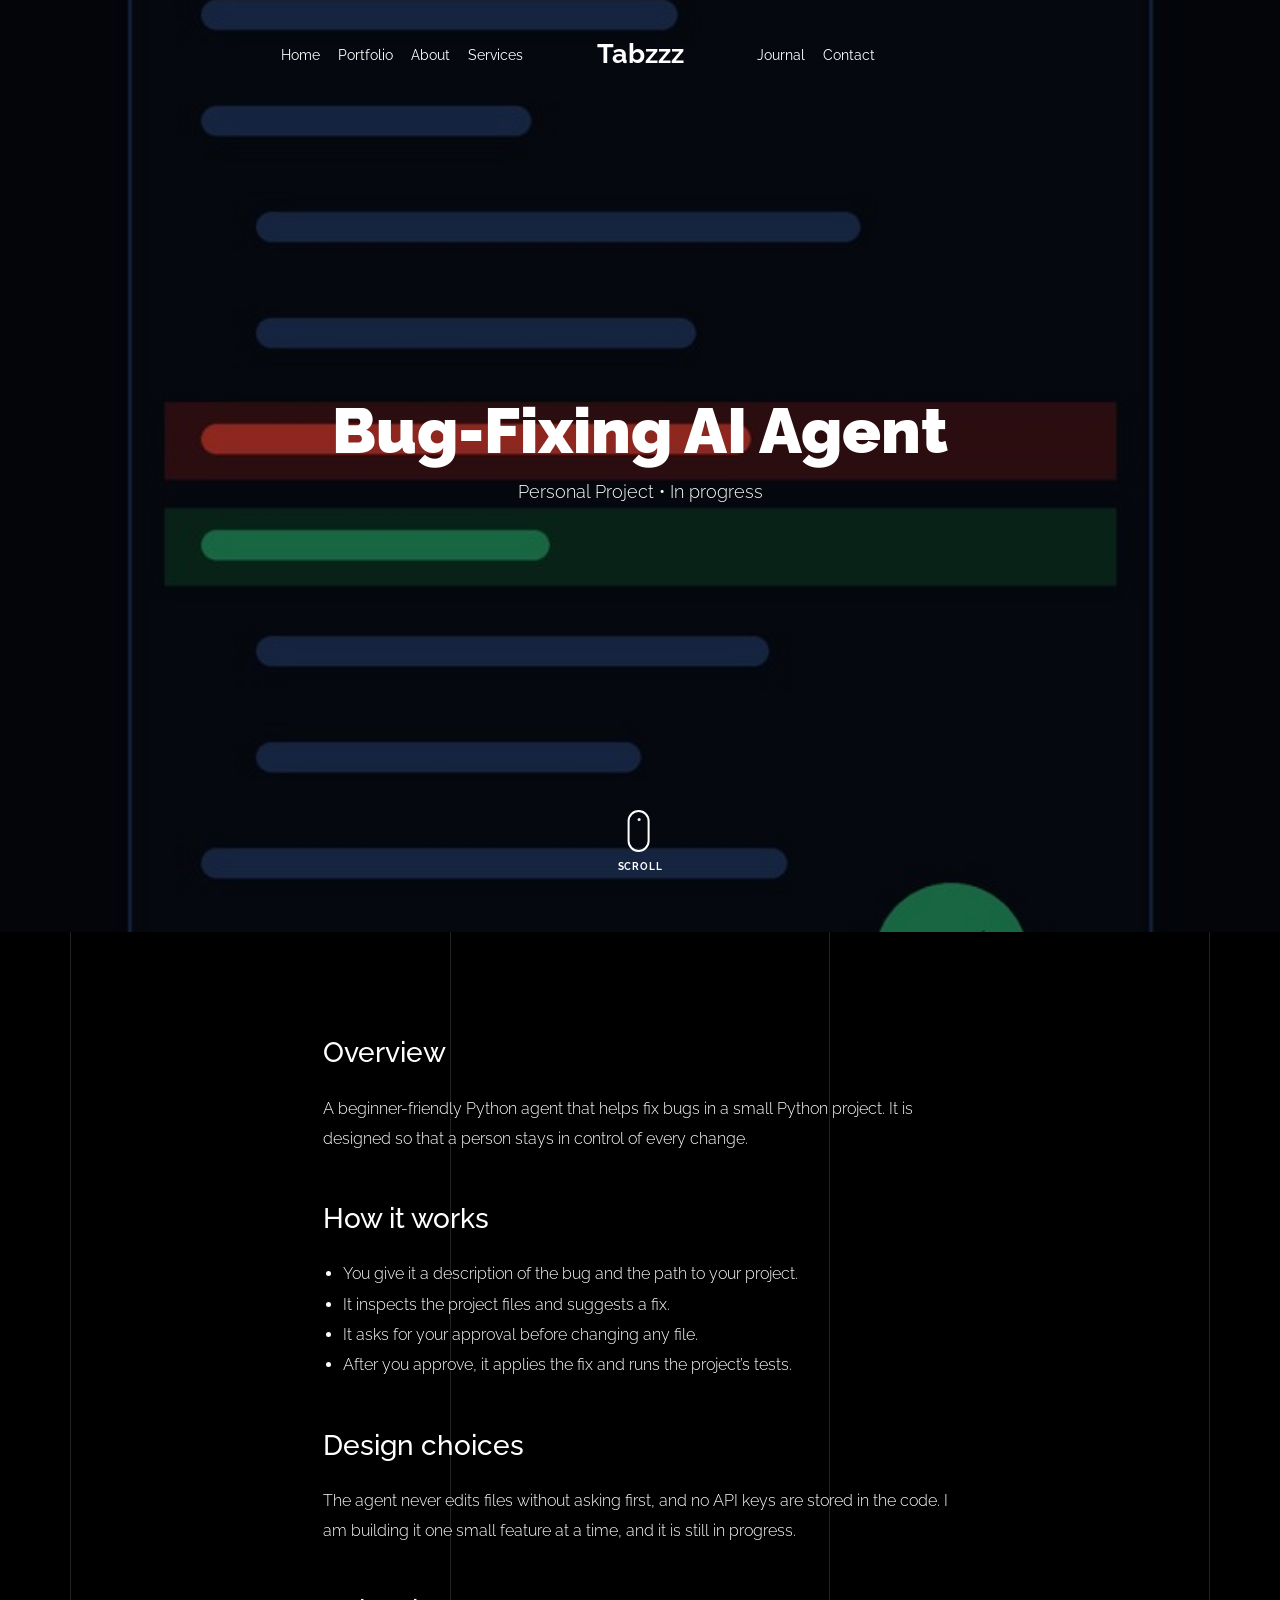
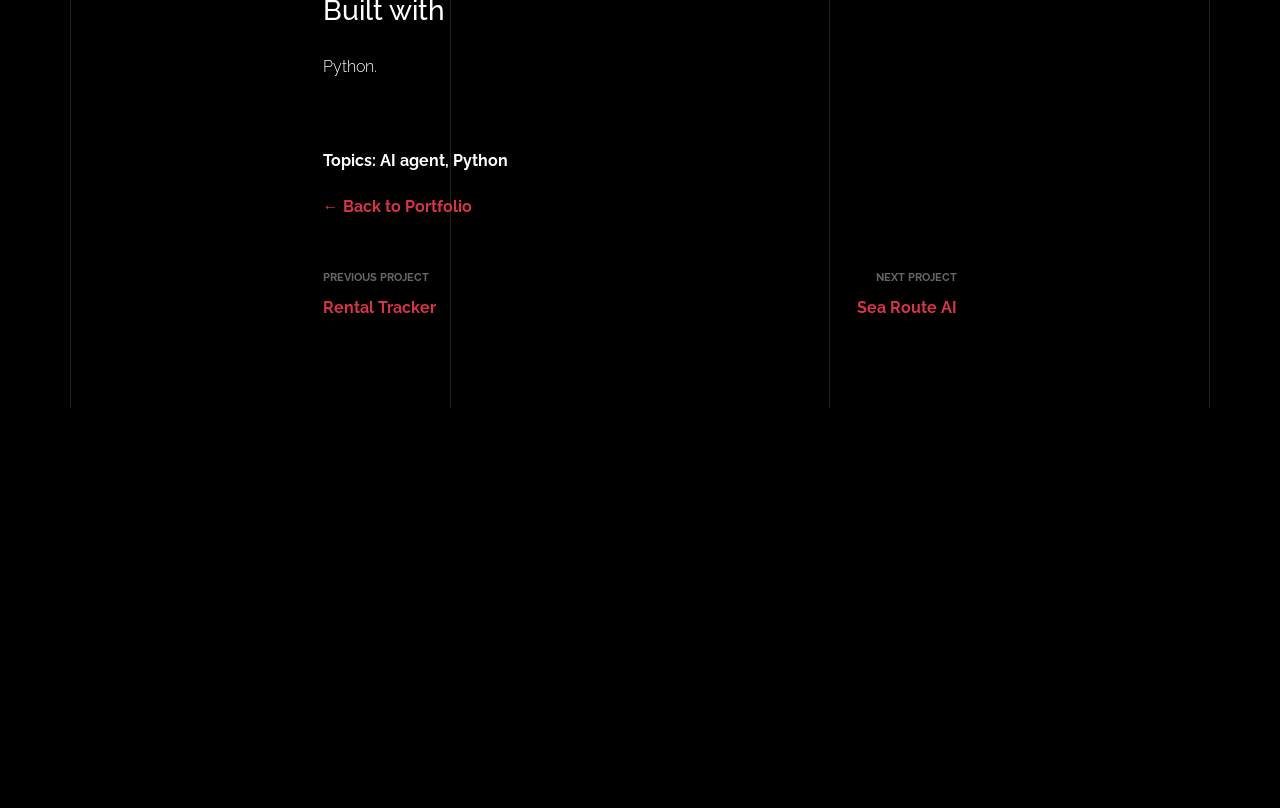
<file: project-bug-fixing-agent.html>
<!doctype html>
<html lang="en">
  <head>
    <title>Bug-Fixing AI Agent | Tabzzz</title>
    <meta charset="utf-8">
    <meta name="viewport" content="width=device-width, initial-scale=1, shrink-to-fit=no">

    <meta name="description" content="">
    <meta name="keywords" content="html, css, javascript, jquery">
    <meta name="author" content="">

    <link rel="stylesheet" href="css/vendor/icomoon/style.css">
    <link rel="stylesheet" href="css/vendor/owl.carousel.min.css">
    <link rel="stylesheet" href="css/vendor/animate.min.css">
    <link rel="stylesheet" href="css/vendor/aos.css">
    <link rel="stylesheet" href="css/vendor/bootstrap.min.css">
    <link rel="stylesheet" href="css/vendor/jquery.fancybox.min.css">
    

    <!-- Theme Style -->
    <link rel="stylesheet" href="css/style.css">
    <link rel="stylesheet" href="css/custom.css">

  </head>
  <body data-spy="scroll" data-target=".site-nav-target" data-offset="200">

    <nav class="unslate_co--site-mobile-menu">
      <div class="close-wrap d-flex">
        <a href="#" class="d-flex ml-auto js-menu-toggle">
          <span class="close-label">Close</span>
          <div class="close-times">
            <span class="bar1"></span>
            <span class="bar2"></span>
          </div>
        </a>
      </div>
      <div class="site-mobile-inner"></div>
    </nav>


    <div class="unslate_co--site-wrap">

      <div class="unslate_co--site-inner">

        <div class="lines-wrap">
          <div class="lines-inner">
            <div class="lines"></div>
          </div>
        </div>
        <!-- END lines -->
      
      <nav class="unslate_co--site-nav site-nav-target">

        <div class="container">
        
          <div class="row align-items-center justify-content-between text-left">
            <div class="col-md-5 text-right">
              <ul class="site-nav-ul js-clone-nav text-left d-none d-lg-inline-block">
                <li class="has-children">
                  <a href="index.html#home-section" class="nav-link">Home</a>
                  
                </li>
                <li><a href="index.html#portfolio-section" class="nav-link">Portfolio</a></li>
                <li><a href="index.html#about-section" class="nav-link">About</a></li>
                <li><a href="index.html#services-section" class="nav-link">Services</a></li>
              </ul>
            </div>
            <div class="site-logo pos-absolute">
              <a href="index.html" class="unslate_co--site-logo">Tabzzz</a>
            </div>
            <div class="col-md-5 text-right text-lg-left">
              <ul class="site-nav-ul js-clone-nav text-left d-none d-lg-inline-block">
                <li><a href="index.html#journal-section" class="nav-link">Journal</a></li>
                <li><a href="index.html#contact-section" class="nav-link">Contact</a></li>
              </ul>

              <ul class="site-nav-ul-none-onepage text-right d-inline-block d-lg-none">
                <li><a href="#" class="js-menu-toggle">Menu</a></li>
              </ul>

            </div>
          </div>
        </div>

      </nav>
      <!-- END nav -->

      <div class="cover-v1 overlay" style="background-image: url('images/ai_proj_bugfix.jpg'); background-color:#000;">
        <div class="container">
          <div class="row align-items-center">
            <div class="col-md-8 mx-auto text-center">
              <h1 class="blog-heading" data-aos="fade-up" data-aos-delay="0">Bug-Fixing AI Agent</h1>
              <div class="post-meta" data-aos="fade-up" data-aos-delay="100">Personal Project &bullet; In progress</div>
            </div>
          </div>
        </div>
        <a href="#blog-single-section" class="mouse-wrap smoothscroll">
          <span class="mouse"><span class="scroll"></span></span>
          <span class="mouse-label">Scroll</span>
        </a>
      </div>
      <!-- END .cover-v1 -->

      <div class="unslate_co--section" id="blog-single-section">
        <div class="container">
          <div class="row justify-content-center">
            <div class="col-md-7">
              <h3 class="mb-4 mt-5">Overview</h3>
              <p>A beginner-friendly Python agent that helps fix bugs in a small Python project. It is designed so that a person stays in control of every change.</p>
              <h3 class="mb-4 mt-5">How it works</h3>
              <ul style="padding-left:20px; line-height:1.9;">
                <li>You give it a description of the bug and the path to your project.</li>
                <li>It inspects the project files and suggests a fix.</li>
                <li>It asks for your approval before changing any file.</li>
                <li>After you approve, it applies the fix and runs the project’s tests.</li>
              </ul>
              <h3 class="mb-4 mt-5">Design choices</h3>
              <p>The agent never edits files without asking first, and no API keys are stored in the code. I am building it one small feature at a time, and it is still in progress.</p>
              <h3 class="mb-4 mt-5">Built with</h3>
              <p>Python.</p>

              <div class="pt-5 categories_tags">
                <p>Topics: AI agent, Python</p>
                <p><a href="index.html#portfolio-section">&larr; Back to Portfolio</a></p>
              </div>

              <div class="post-single-navigation d-flex align-items-stretch">
                <a href="project-rental-tracker.html" class="mr-auto w-50 pr-4">
                  <span class="d-block">Previous Project</span>
                  Rental Tracker
                </a>
                <a href="project-sea-route-ai.html" class="ml-auto w-50 text-right pl-4">
                  <span class="d-block">Next Project</span>
                  Sea Route AI
                </a>
              </div>
            </div>
          </div>
        </div>
      </div>

      <footer class="unslate_co--footer unslate_co--section">
        <div class="container">
          <div class="row justify-content-center">
            <div class="col-md-7">
            </div>
          </div>
        </div>
      </footer>

      
    </div>

    
    <!-- Loader -->
    <div id="unslate_co--overlayer"></div>
    <div class="site-loader-wrap">
      <div class="site-loader"></div>
    </div>

    <script src="js/scripts-dist.js"></script>
    <script src="js/main.js"></script>

  </body>
</html>
</file>
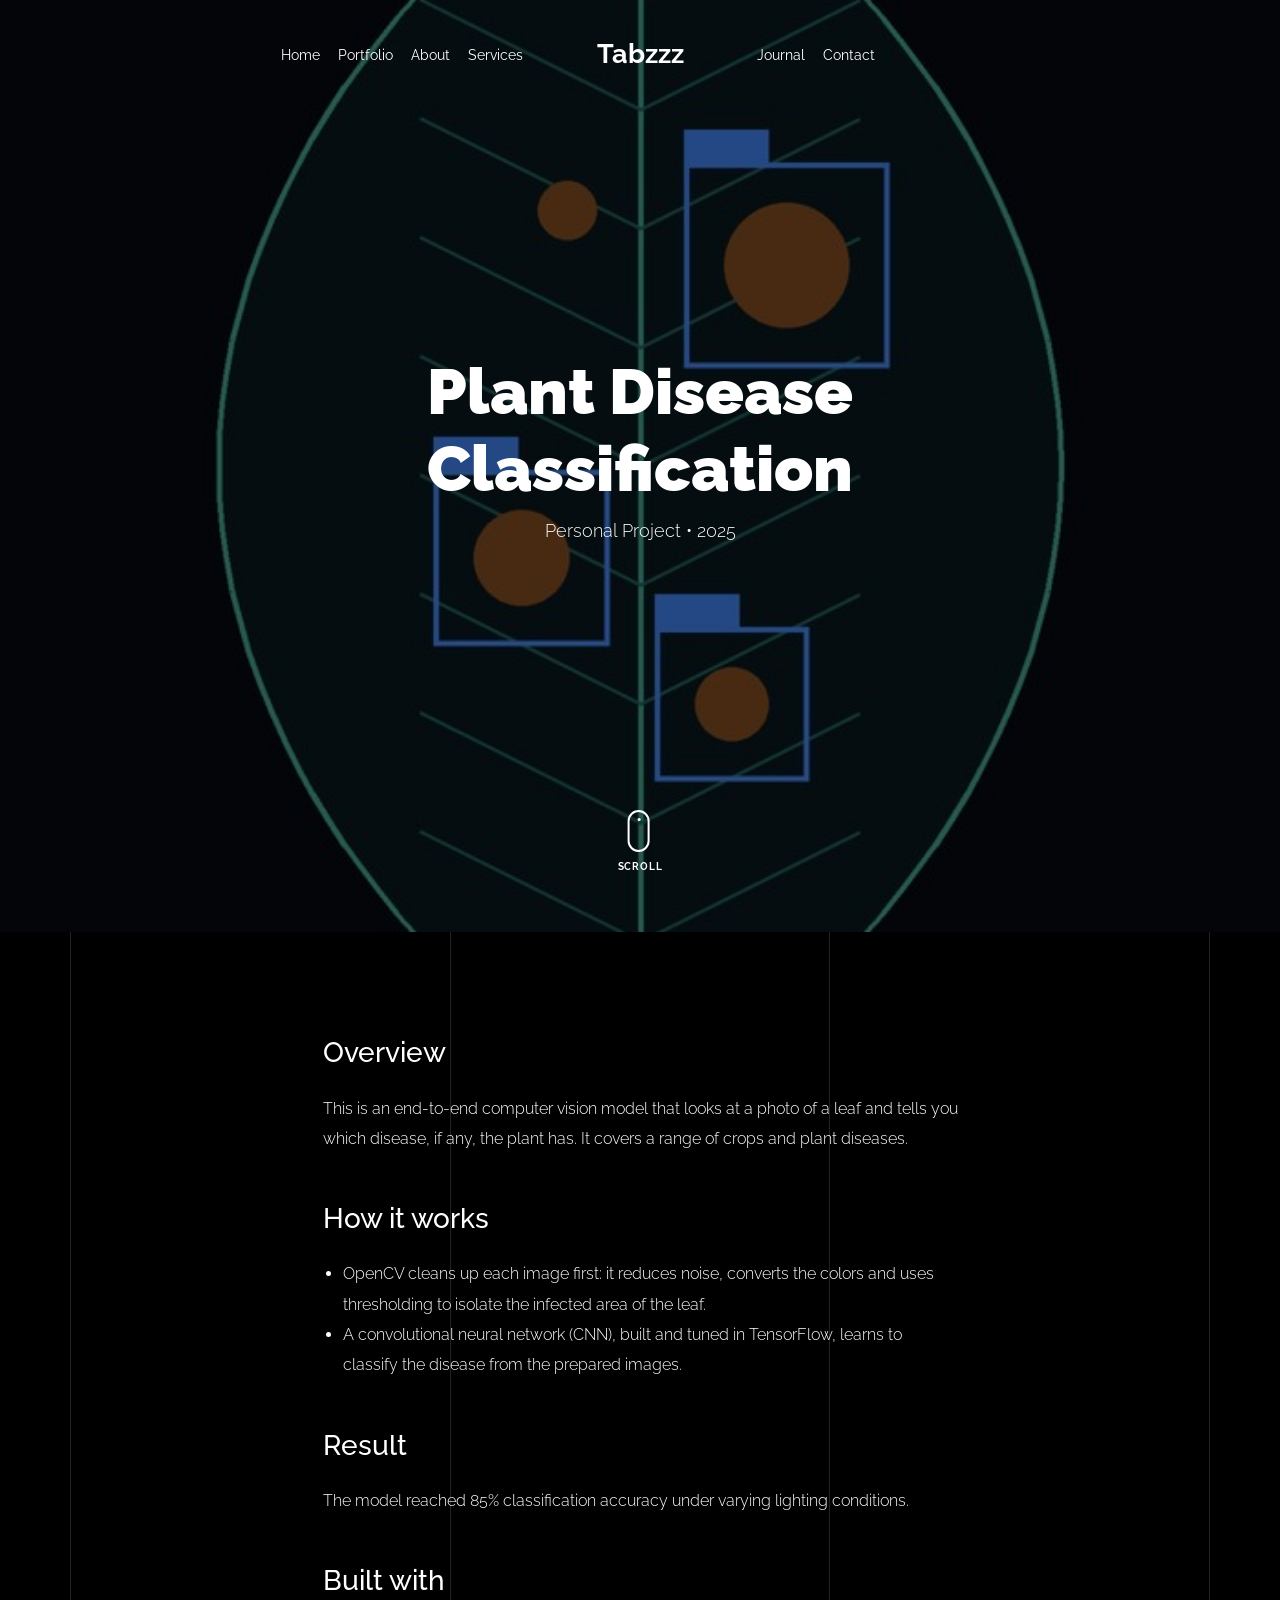
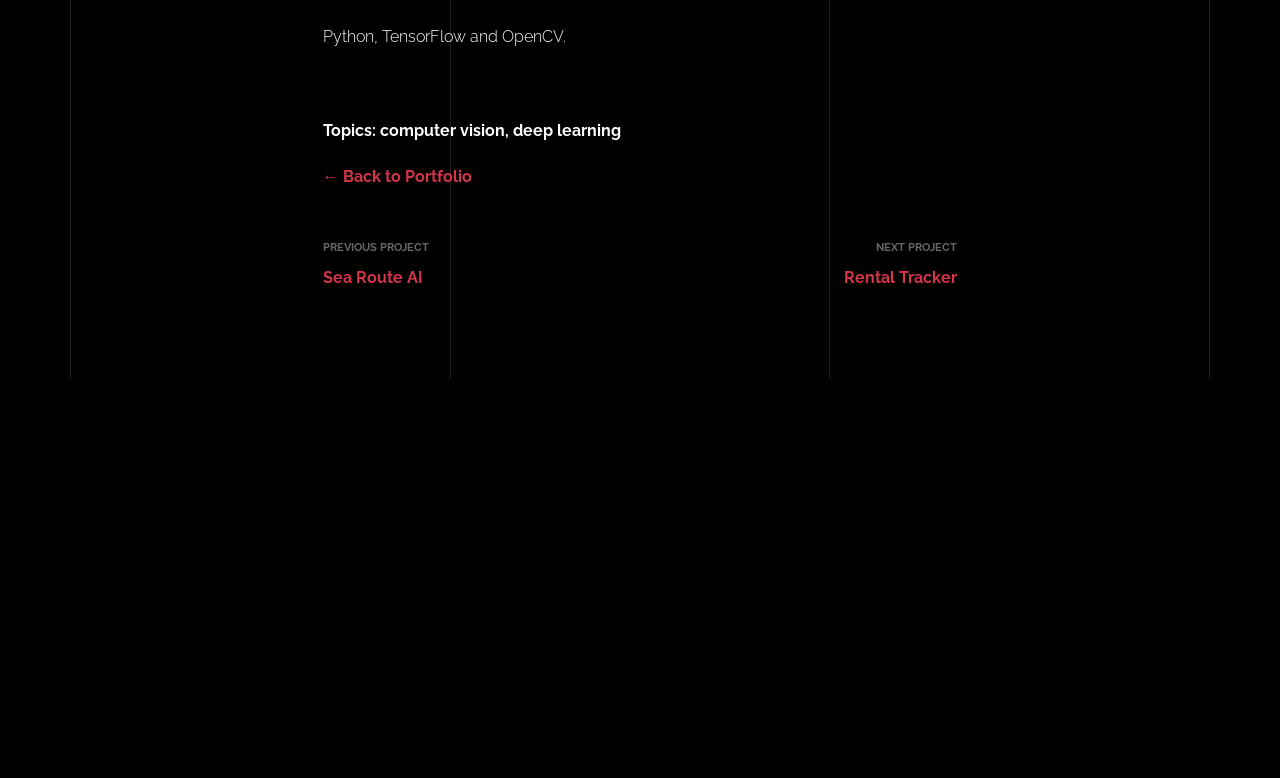
<file: project-plant-disease-classification.html>
<!doctype html>
<html lang="en">
  <head>
    <title>Plant Disease Classification | Tabzzz</title>
    <meta charset="utf-8">
    <meta name="viewport" content="width=device-width, initial-scale=1, shrink-to-fit=no">

    <meta name="description" content="">
    <meta name="keywords" content="html, css, javascript, jquery">
    <meta name="author" content="">

    <link rel="stylesheet" href="css/vendor/icomoon/style.css">
    <link rel="stylesheet" href="css/vendor/owl.carousel.min.css">
    <link rel="stylesheet" href="css/vendor/animate.min.css">
    <link rel="stylesheet" href="css/vendor/aos.css">
    <link rel="stylesheet" href="css/vendor/bootstrap.min.css">
    <link rel="stylesheet" href="css/vendor/jquery.fancybox.min.css">
    

    <!-- Theme Style -->
    <link rel="stylesheet" href="css/style.css">
    <link rel="stylesheet" href="css/custom.css">

  </head>
  <body data-spy="scroll" data-target=".site-nav-target" data-offset="200">

    <nav class="unslate_co--site-mobile-menu">
      <div class="close-wrap d-flex">
        <a href="#" class="d-flex ml-auto js-menu-toggle">
          <span class="close-label">Close</span>
          <div class="close-times">
            <span class="bar1"></span>
            <span class="bar2"></span>
          </div>
        </a>
      </div>
      <div class="site-mobile-inner"></div>
    </nav>


    <div class="unslate_co--site-wrap">

      <div class="unslate_co--site-inner">

        <div class="lines-wrap">
          <div class="lines-inner">
            <div class="lines"></div>
          </div>
        </div>
        <!-- END lines -->
      
      <nav class="unslate_co--site-nav site-nav-target">

        <div class="container">
        
          <div class="row align-items-center justify-content-between text-left">
            <div class="col-md-5 text-right">
              <ul class="site-nav-ul js-clone-nav text-left d-none d-lg-inline-block">
                <li class="has-children">
                  <a href="index.html#home-section" class="nav-link">Home</a>
                  
                </li>
                <li><a href="index.html#portfolio-section" class="nav-link">Portfolio</a></li>
                <li><a href="index.html#about-section" class="nav-link">About</a></li>
                <li><a href="index.html#services-section" class="nav-link">Services</a></li>
              </ul>
            </div>
            <div class="site-logo pos-absolute">
              <a href="index.html" class="unslate_co--site-logo">Tabzzz</a>
            </div>
            <div class="col-md-5 text-right text-lg-left">
              <ul class="site-nav-ul js-clone-nav text-left d-none d-lg-inline-block">
                <li><a href="index.html#journal-section" class="nav-link">Journal</a></li>
                <li><a href="index.html#contact-section" class="nav-link">Contact</a></li>
              </ul>

              <ul class="site-nav-ul-none-onepage text-right d-inline-block d-lg-none">
                <li><a href="#" class="js-menu-toggle">Menu</a></li>
              </ul>

            </div>
          </div>
        </div>

      </nav>
      <!-- END nav -->

      <div class="cover-v1 overlay" style="background-image: url('images/ai_proj_plant.jpg'); background-color:#000;">
        <div class="container">
          <div class="row align-items-center">
            <div class="col-md-8 mx-auto text-center">
              <h1 class="blog-heading" data-aos="fade-up" data-aos-delay="0">Plant Disease Classification</h1>
              <div class="post-meta" data-aos="fade-up" data-aos-delay="100">Personal Project &bullet; 2025</div>
            </div>
          </div>
        </div>
        <a href="#blog-single-section" class="mouse-wrap smoothscroll">
          <span class="mouse"><span class="scroll"></span></span>
          <span class="mouse-label">Scroll</span>
        </a>
      </div>
      <!-- END .cover-v1 -->

      <div class="unslate_co--section" id="blog-single-section">
        <div class="container">
          <div class="row justify-content-center">
            <div class="col-md-7">
              <h3 class="mb-4 mt-5">Overview</h3>
              <p>This is an end-to-end computer vision model that looks at a photo of a leaf and tells you which disease, if any, the plant has. It covers a range of crops and plant diseases.</p>
              <h3 class="mb-4 mt-5">How it works</h3>
              <ul style="padding-left:20px; line-height:1.9;">
                <li>OpenCV cleans up each image first: it reduces noise, converts the colors and uses thresholding to isolate the infected area of the leaf.</li>
                <li>A convolutional neural network (CNN), built and tuned in TensorFlow, learns to classify the disease from the prepared images.</li>
              </ul>
              <h3 class="mb-4 mt-5">Result</h3>
              <p>The model reached 85% classification accuracy under varying lighting conditions.</p>
              <h3 class="mb-4 mt-5">Built with</h3>
              <p>Python, TensorFlow and OpenCV.</p>

              <div class="pt-5 categories_tags">
                <p>Topics: computer vision, deep learning</p>
                <p><a href="index.html#portfolio-section">&larr; Back to Portfolio</a></p>
              </div>

              <div class="post-single-navigation d-flex align-items-stretch">
                <a href="project-sea-route-ai.html" class="mr-auto w-50 pr-4">
                  <span class="d-block">Previous Project</span>
                  Sea Route AI
                </a>
                <a href="project-rental-tracker.html" class="ml-auto w-50 text-right pl-4">
                  <span class="d-block">Next Project</span>
                  Rental Tracker
                </a>
              </div>
            </div>
          </div>
        </div>
      </div>

      <footer class="unslate_co--footer unslate_co--section">
        <div class="container">
          <div class="row justify-content-center">
            <div class="col-md-7">
            </div>
          </div>
        </div>
      </footer>

      
    </div>

    
    <!-- Loader -->
    <div id="unslate_co--overlayer"></div>
    <div class="site-loader-wrap">
      <div class="site-loader"></div>
    </div>

    <script src="js/scripts-dist.js"></script>
    <script src="js/main.js"></script>

  </body>
</html>
</file>
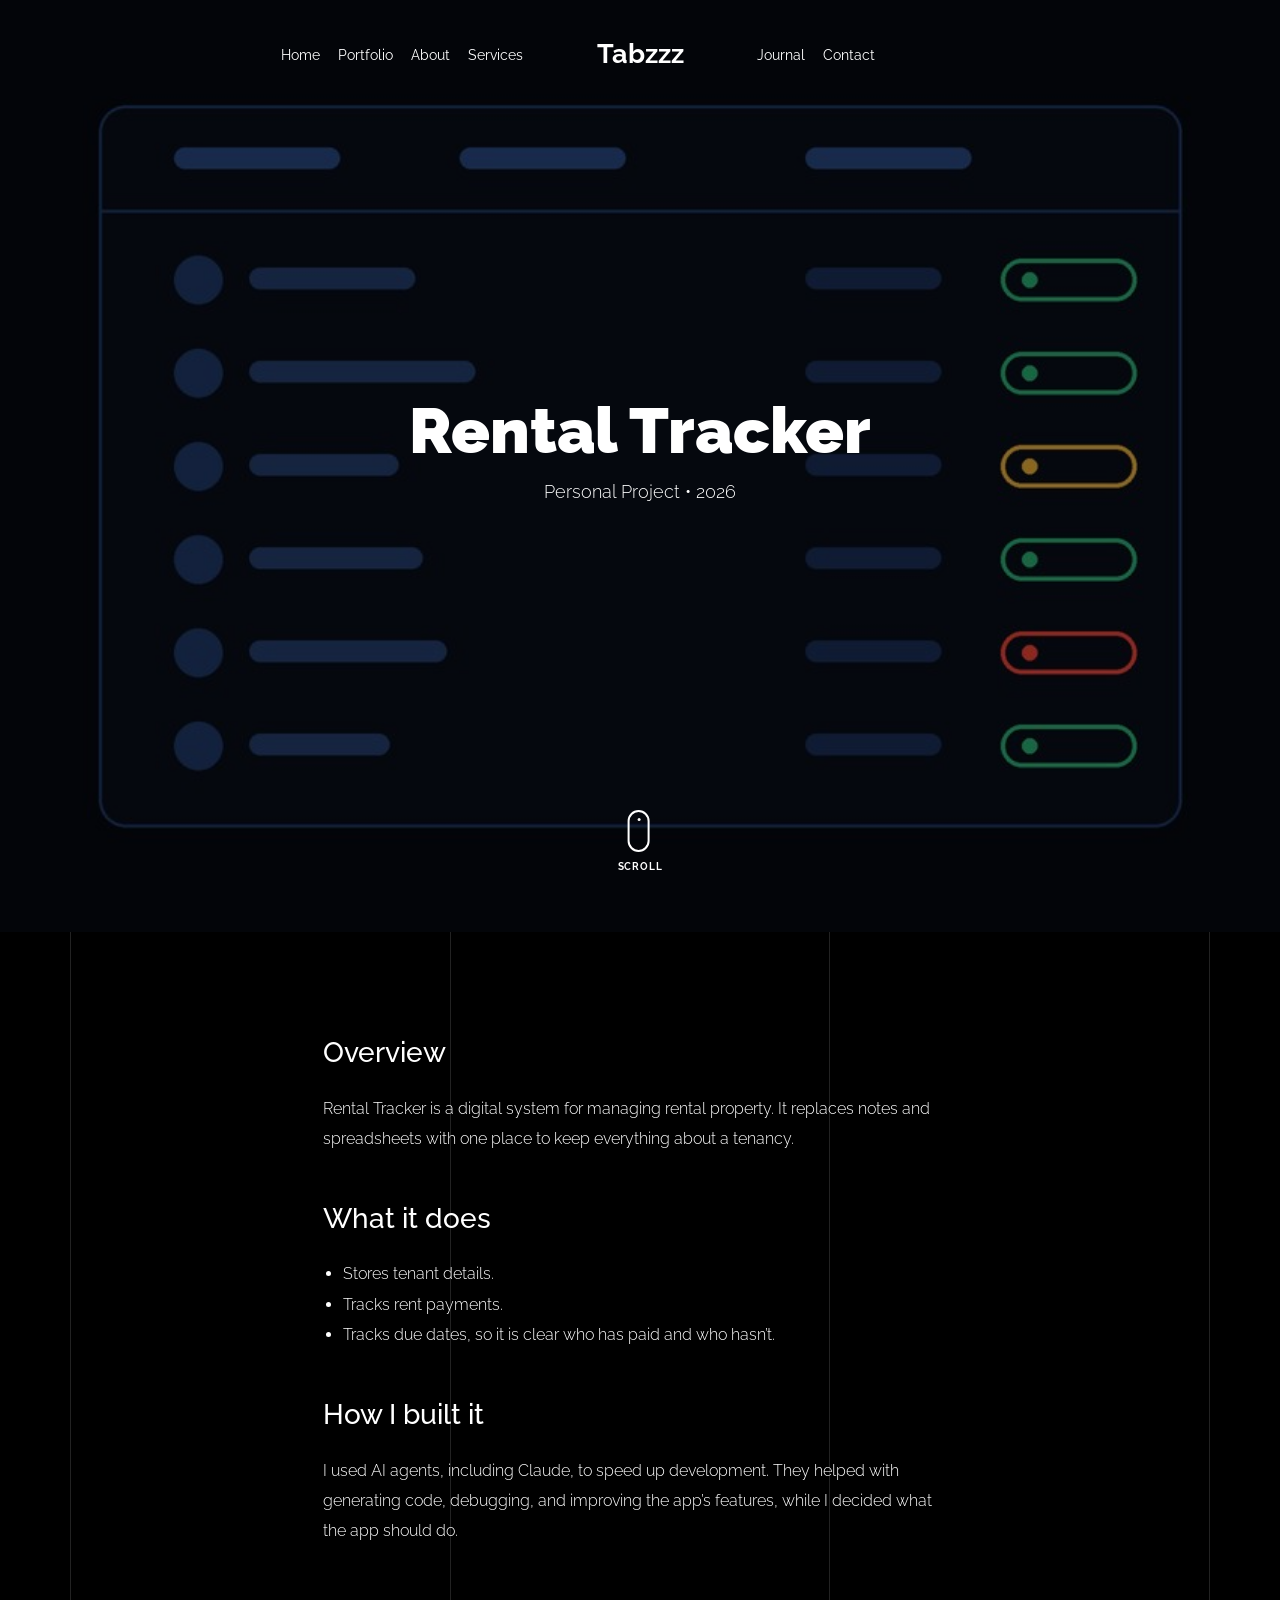
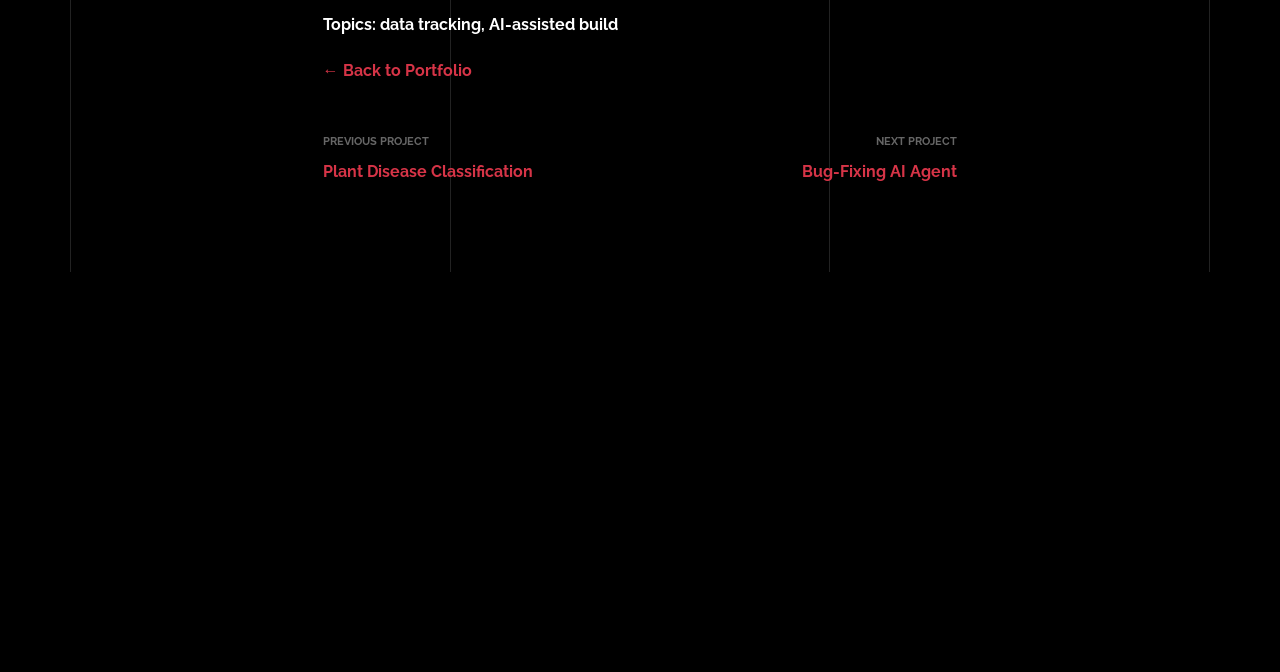
<file: project-rental-tracker.html>
<!doctype html>
<html lang="en">
  <head>
    <title>Rental Tracker | Tabzzz</title>
    <meta charset="utf-8">
    <meta name="viewport" content="width=device-width, initial-scale=1, shrink-to-fit=no">

    <meta name="description" content="">
    <meta name="keywords" content="html, css, javascript, jquery">
    <meta name="author" content="">

    <link rel="stylesheet" href="css/vendor/icomoon/style.css">
    <link rel="stylesheet" href="css/vendor/owl.carousel.min.css">
    <link rel="stylesheet" href="css/vendor/animate.min.css">
    <link rel="stylesheet" href="css/vendor/aos.css">
    <link rel="stylesheet" href="css/vendor/bootstrap.min.css">
    <link rel="stylesheet" href="css/vendor/jquery.fancybox.min.css">
    

    <!-- Theme Style -->
    <link rel="stylesheet" href="css/style.css">
    <link rel="stylesheet" href="css/custom.css">

  </head>
  <body data-spy="scroll" data-target=".site-nav-target" data-offset="200">

    <nav class="unslate_co--site-mobile-menu">
      <div class="close-wrap d-flex">
        <a href="#" class="d-flex ml-auto js-menu-toggle">
          <span class="close-label">Close</span>
          <div class="close-times">
            <span class="bar1"></span>
            <span class="bar2"></span>
          </div>
        </a>
      </div>
      <div class="site-mobile-inner"></div>
    </nav>


    <div class="unslate_co--site-wrap">

      <div class="unslate_co--site-inner">

        <div class="lines-wrap">
          <div class="lines-inner">
            <div class="lines"></div>
          </div>
        </div>
        <!-- END lines -->
      
      <nav class="unslate_co--site-nav site-nav-target">

        <div class="container">
        
          <div class="row align-items-center justify-content-between text-left">
            <div class="col-md-5 text-right">
              <ul class="site-nav-ul js-clone-nav text-left d-none d-lg-inline-block">
                <li class="has-children">
                  <a href="index.html#home-section" class="nav-link">Home</a>
                  
                </li>
                <li><a href="index.html#portfolio-section" class="nav-link">Portfolio</a></li>
                <li><a href="index.html#about-section" class="nav-link">About</a></li>
                <li><a href="index.html#services-section" class="nav-link">Services</a></li>
              </ul>
            </div>
            <div class="site-logo pos-absolute">
              <a href="index.html" class="unslate_co--site-logo">Tabzzz</a>
            </div>
            <div class="col-md-5 text-right text-lg-left">
              <ul class="site-nav-ul js-clone-nav text-left d-none d-lg-inline-block">
                <li><a href="index.html#journal-section" class="nav-link">Journal</a></li>
                <li><a href="index.html#contact-section" class="nav-link">Contact</a></li>
              </ul>

              <ul class="site-nav-ul-none-onepage text-right d-inline-block d-lg-none">
                <li><a href="#" class="js-menu-toggle">Menu</a></li>
              </ul>

            </div>
          </div>
        </div>

      </nav>
      <!-- END nav -->

      <div class="cover-v1 overlay" style="background-image: url('images/ai_proj_rental.jpg'); background-color:#000;">
        <div class="container">
          <div class="row align-items-center">
            <div class="col-md-8 mx-auto text-center">
              <h1 class="blog-heading" data-aos="fade-up" data-aos-delay="0">Rental Tracker</h1>
              <div class="post-meta" data-aos="fade-up" data-aos-delay="100">Personal Project &bullet; 2026</div>
            </div>
          </div>
        </div>
        <a href="#blog-single-section" class="mouse-wrap smoothscroll">
          <span class="mouse"><span class="scroll"></span></span>
          <span class="mouse-label">Scroll</span>
        </a>
      </div>
      <!-- END .cover-v1 -->

      <div class="unslate_co--section" id="blog-single-section">
        <div class="container">
          <div class="row justify-content-center">
            <div class="col-md-7">
              <h3 class="mb-4 mt-5">Overview</h3>
              <p>Rental Tracker is a digital system for managing rental property. It replaces notes and spreadsheets with one place to keep everything about a tenancy.</p>
              <h3 class="mb-4 mt-5">What it does</h3>
              <ul style="padding-left:20px; line-height:1.9;">
                <li>Stores tenant details.</li>
                <li>Tracks rent payments.</li>
                <li>Tracks due dates, so it is clear who has paid and who hasn’t.</li>
              </ul>
              <h3 class="mb-4 mt-5">How I built it</h3>
              <p>I used AI agents, including Claude, to speed up development. They helped with generating code, debugging, and improving the app’s features, while I decided what the app should do.</p>

              <div class="pt-5 categories_tags">
                <p>Topics: data tracking, AI-assisted build</p>
                <p><a href="index.html#portfolio-section">&larr; Back to Portfolio</a></p>
              </div>

              <div class="post-single-navigation d-flex align-items-stretch">
                <a href="project-plant-disease-classification.html" class="mr-auto w-50 pr-4">
                  <span class="d-block">Previous Project</span>
                  Plant Disease Classification
                </a>
                <a href="project-bug-fixing-agent.html" class="ml-auto w-50 text-right pl-4">
                  <span class="d-block">Next Project</span>
                  Bug-Fixing AI Agent
                </a>
              </div>
            </div>
          </div>
        </div>
      </div>

      <footer class="unslate_co--footer unslate_co--section">
        <div class="container">
          <div class="row justify-content-center">
            <div class="col-md-7">
            </div>
          </div>
        </div>
      </footer>

      
    </div>

    
    <!-- Loader -->
    <div id="unslate_co--overlayer"></div>
    <div class="site-loader-wrap">
      <div class="site-loader"></div>
    </div>

    <script src="js/scripts-dist.js"></script>
    <script src="js/main.js"></script>

  </body>
</html>
</file>
<file: css/vendor/icomoon/style.css>
@font-face {
  font-family: 'icomoon';
  src:  url('fonts/icomoon.eot?10si43');
  src:  url('fonts/icomoon.eot?10si43#iefix') format('embedded-opentype'),
    url('fonts/icomoon.ttf?10si43') format('truetype'),
    url('fonts/icomoon.woff?10si43') format('woff'),
    url('fonts/icomoon.svg?10si43#icomoon') format('svg');
  font-weight: normal;
  font-style: normal;
}

[class^="icon-"], [class*=" icon-"] {
  /* use !important to prevent issues with browser extensions that change fonts */
  font-family: 'icomoon' !important;
  speak: none;
  font-style: normal;
  font-weight: normal;
  font-variant: normal;
  text-transform: none;
  line-height: 1;

  /* Better Font Rendering =========== */
  -webkit-font-smoothing: antialiased;
  -moz-osx-font-smoothing: grayscale;
}

.icon-asterisk:before {
  content: "\f069";
}
.icon-plus:before {
  content: "\f067";
}
.icon-question:before {
  content: "\f128";
}
.icon-minus:before {
  content: "\f068";
}
.icon-glass:before {
  content: "\f000";
}
.icon-music:before {
  content: "\f001";
}
.icon-search:before {
  content: "\f002";
}
.icon-envelope-o:before {
  content: "\f003";
}
.icon-heart:before {
  content: "\f004";
}
.icon-star:before {
  content: "\f005";
}
.icon-star-o:before {
  content: "\f006";
}
.icon-user:before {
  content: "\f007";
}
.icon-film:before {
  content: "\f008";
}
.icon-th-large:before {
  content: "\f009";
}
.icon-th:before {
  content: "\f00a";
}
.icon-th-list:before {
  content: "\f00b";
}
.icon-check:before {
  content: "\f00c";
}
.icon-close:before {
  content: "\f00d";
}
.icon-remove:before {
  content: "\f00d";
}
.icon-times:before {
  content: "\f00d";
}
.icon-search-plus:before {
  content: "\f00e";
}
.icon-search-minus:before {
  content: "\f010";
}
.icon-power-off:before {
  content: "\f011";
}
.icon-signal:before {
  content: "\f012";
}
.icon-cog:before {
  content: "\f013";
}
.icon-gear:before {
  content: "\f013";
}
.icon-trash-o:before {
  content: "\f014";
}
.icon-home:before {
  content: "\f015";
}
.icon-file-o:before {
  content: "\f016";
}
.icon-clock-o:before {
  content: "\f017";
}
.icon-road:before {
  content: "\f018";
}
.icon-download:before {
  content: "\f019";
}
.icon-arrow-circle-o-down:before {
  content: "\f01a";
}
.icon-arrow-circle-o-up:before {
  content: "\f01b";
}
.icon-inbox:before {
  content: "\f01c";
}
.icon-play-circle-o:before {
  content: "\f01d";
}
.icon-repeat:before {
  content: "\f01e";
}
.icon-rotate-right:before {
  content: "\f01e";
}
.icon-refresh:before {
  content: "\f021";
}
.icon-list-alt:before {
  content: "\f022";
}
.icon-lock:before {
  content: "\f023";
}
.icon-flag:before {
  content: "\f024";
}
.icon-headphones:before {
  content: "\f025";
}
.icon-volume-off:before {
  content: "\f026";
}
.icon-volume-down:before {
  content: "\f027";
}
.icon-volume-up:before {
  content: "\f028";
}
.icon-qrcode:before {
  content: "\f029";
}
.icon-barcode:before {
  content: "\f02a";
}
.icon-tag:before {
  content: "\f02b";
}
.icon-tags:before {
  content: "\f02c";
}
.icon-book:before {
  content: "\f02d";
}
.icon-bookmark:before {
  content: "\f02e";
}
.icon-print:before {
  content: "\f02f";
}
.icon-camera:before {
  content: "\f030";
}
.icon-font:before {
  content: "\f031";
}
.icon-bold:before {
  content: "\f032";
}
.icon-italic:before {
  content: "\f033";
}
.icon-text-height:before {
  content: "\f034";
}
.icon-text-width:before {
  content: "\f035";
}
.icon-align-left:before {
  content: "\f036";
}
.icon-align-center:before {
  content: "\f037";
}
.icon-align-right:before {
  content: "\f038";
}
.icon-align-justify:before {
  content: "\f039";
}
.icon-list:before {
  content: "\f03a";
}
.icon-dedent:before {
  content: "\f03b";
}
.icon-outdent:before {
  content: "\f03b";
}
.icon-indent:before {
  content: "\f03c";
}
.icon-video-camera:before {
  content: "\f03d";
}
.icon-image:before {
  content: "\f03e";
}
.icon-photo:before {
  content: "\f03e";
}
.icon-picture-o:before {
  content: "\f03e";
}
.icon-pencil:before {
  content: "\f040";
}
.icon-map-marker:before {
  content: "\f041";
}
.icon-adjust:before {
  content: "\f042";
}
.icon-tint:before {
  content: "\f043";
}
.icon-edit:before {
  content: "\f044";
}
.icon-pencil-square-o:before {
  content: "\f044";
}
.icon-share-square-o:before {
  content: "\f045";
}
.icon-check-square-o:before {
  content: "\f046";
}
.icon-arrows:before {
  content: "\f047";
}
.icon-step-backward:before {
  content: "\f048";
}
.icon-fast-backward:before {
  content: "\f049";
}
.icon-backward:before {
  content: "\f04a";
}
.icon-play:before {
  content: "\f04b";
}
.icon-pause:before {
  content: "\f04c";
}
.icon-stop:before {
  content: "\f04d";
}
.icon-forward:before {
  content: "\f04e";
}
.icon-fast-forward:before {
  content: "\f050";
}
.icon-step-forward:before {
  content: "\f051";
}
.icon-eject:before {
  content: "\f052";
}
.icon-chevron-left:before {
  content: "\f053";
}
.icon-chevron-right:before {
  content: "\f054";
}
.icon-plus-circle:before {
  content: "\f055";
}
.icon-minus-circle:before {
  content: "\f056";
}
.icon-times-circle:before {
  content: "\f057";
}
.icon-check-circle:before {
  content: "\f058";
}
.icon-question-circle:before {
  content: "\f059";
}
.icon-info-circle:before {
  content: "\f05a";
}
.icon-crosshairs:before {
  content: "\f05b";
}
.icon-times-circle-o:before {
  content: "\f05c";
}
.icon-check-circle-o:before {
  content: "\f05d";
}
.icon-ban:before {
  content: "\f05e";
}
.icon-arrow-left:before {
  content: "\f060";
}
.icon-arrow-right:before {
  content: "\f061";
}
.icon-arrow-up:before {
  content: "\f062";
}
.icon-arrow-down:before {
  content: "\f063";
}
.icon-mail-forward:before {
  content: "\f064";
}
.icon-share:before {
  content: "\f064";
}
.icon-expand:before {
  content: "\f065";
}
.icon-compress:before {
  content: "\f066";
}
.icon-exclamation-circle:before {
  content: "\f06a";
}
.icon-gift:before {
  content: "\f06b";
}
.icon-leaf:before {
  content: "\f06c";
}
.icon-fire:before {
  content: "\f06d";
}
.icon-eye:before {
  content: "\f06e";
}
.icon-eye-slash:before {
  content: "\f070";
}
.icon-exclamation-triangle:before {
  content: "\f071";
}
.icon-warning:before {
  content: "\f071";
}
.icon-plane:before {
  content: "\f072";
}
.icon-calendar:before {
  content: "\f073";
}
.icon-random:before {
  content: "\f074";
}
.icon-comment:before {
  content: "\f075";
}
.icon-magnet:before {
  content: "\f076";
}
.icon-chevron-up:before {
  content: "\f077";
}
.icon-chevron-down:before {
  content: "\f078";
}
.icon-retweet:before {
  content: "\f079";
}
.icon-shopping-cart:before {
  content: "\f07a";
}
.icon-folder:before {
  content: "\f07b";
}
.icon-folder-open:before {
  content: "\f07c";
}
.icon-arrows-v:before {
  content: "\f07d";
}
.icon-arrows-h:before {
  content: "\f07e";
}
.icon-bar-chart:before {
  content: "\f080";
}
.icon-bar-chart-o:before {
  content: "\f080";
}
.icon-twitter-square:before {
  content: "\f081";
}
.icon-facebook-square:before {
  content: "\f082";
}
.icon-camera-retro:before {
  content: "\f083";
}
.icon-key:before {
  content: "\f084";
}
.icon-cogs:before {
  content: "\f085";
}
.icon-gears:before {
  content: "\f085";
}
.icon-comments:before {
  content: "\f086";
}
.icon-thumbs-o-up:before {
  content: "\f087";
}
.icon-thumbs-o-down:before {
  content: "\f088";
}
.icon-star-half:before {
  content: "\f089";
}
.icon-heart-o:before {
  content: "\f08a";
}
.icon-sign-out:before {
  content: "\f08b";
}
.icon-linkedin-square:before {
  content: "\f08c";
}
.icon-thumb-tack:before {
  content: "\f08d";
}
.icon-external-link:before {
  content: "\f08e";
}
.icon-sign-in:before {
  content: "\f090";
}
.icon-trophy:before {
  content: "\f091";
}
.icon-github-square:before {
  content: "\f092";
}
.icon-upload:before {
  content: "\f093";
}
.icon-lemon-o:before {
  content: "\f094";
}
.icon-phone:before {
  content: "\f095";
}
.icon-square-o:before {
  content: "\f096";
}
.icon-bookmark-o:before {
  content: "\f097";
}
.icon-phone-square:before {
  content: "\f098";
}
.icon-twitter:before {
  content: "\f099";
}
.icon-facebook:before {
  content: "\f09a";
}
.icon-facebook-f:before {
  content: "\f09a";
}
.icon-github:before {
  content: "\f09b";
}
.icon-unlock:before {
  content: "\f09c";
}
.icon-credit-card:before {
  content: "\f09d";
}
.icon-feed:before {
  content: "\f09e";
}
.icon-rss:before {
  content: "\f09e";
}
.icon-hdd-o:before {
  content: "\f0a0";
}
.icon-bullhorn:before {
  content: "\f0a1";
}
.icon-bell-o:before {
  content: "\f0a2";
}
.icon-certificate:before {
  content: "\f0a3";
}
.icon-hand-o-right:before {
  content: "\f0a4";
}
.icon-hand-o-left:before {
  content: "\f0a5";
}
.icon-hand-o-up:before {
  content: "\f0a6";
}
.icon-hand-o-down:before {
  content: "\f0a7";
}
.icon-arrow-circle-left:before {
  content: "\f0a8";
}
.icon-arrow-circle-right:before {
  content: "\f0a9";
}
.icon-arrow-circle-up:before {
  content: "\f0aa";
}
.icon-arrow-circle-down:before {
  content: "\f0ab";
}
.icon-globe:before {
  content: "\f0ac";
}
.icon-wrench:before {
  content: "\f0ad";
}
.icon-tasks:before {
  content: "\f0ae";
}
.icon-filter:before {
  content: "\f0b0";
}
.icon-briefcase:before {
  content: "\f0b1";
}
.icon-arrows-alt:before {
  content: "\f0b2";
}
.icon-group:before {
  content: "\f0c0";
}
.icon-users:before {
  content: "\f0c0";
}
.icon-chain:before {
  content: "\f0c1";
}
.icon-link:before {
  content: "\f0c1";
}
.icon-cloud:before {
  content: "\f0c2";
}
.icon-flask:before {
  content: "\f0c3";
}
.icon-cut:before {
  content: "\f0c4";
}
.icon-scissors:before {
  content: "\f0c4";
}
.icon-copy:before {
  content: "\f0c5";
}
.icon-files-o:before {
  content: "\f0c5";
}
.icon-paperclip:before {
  content: "\f0c6";
}
.icon-floppy-o:before {
  content: "\f0c7";
}
.icon-save:before {
  content: "\f0c7";
}
.icon-square:before {
  content: "\f0c8";
}
.icon-bars:before {
  content: "\f0c9";
}
.icon-navicon:before {
  content: "\f0c9";
}
.icon-reorder:before {
  content: "\f0c9";
}
.icon-list-ul:before {
  content: "\f0ca";
}
.icon-list-ol:before {
  content: "\f0cb";
}
.icon-strikethrough:before {
  content: "\f0cc";
}
.icon-underline:before {
  content: "\f0cd";
}
.icon-table:before {
  content: "\f0ce";
}
.icon-magic:before {
  content: "\f0d0";
}
.icon-truck:before {
  content: "\f0d1";
}
.icon-pinterest:before {
  content: "\f0d2";
}
.icon-pinterest-square:before {
  content: "\f0d3";
}
.icon-google-plus-square:before {
  content: "\f0d4";
}
.icon-google-plus:before {
  content: "\f0d5";
}
.icon-money:before {
  content: "\f0d6";
}
.icon-caret-down:before {
  content: "\f0d7";
}
.icon-caret-up:before {
  content: "\f0d8";
}
.icon-caret-left:before {
  content: "\f0d9";
}
.icon-caret-right:before {
  content: "\f0da";
}
.icon-columns:before {
  content: "\f0db";
}
.icon-sort:before {
  content: "\f0dc";
}
.icon-unsorted:before {
  content: "\f0dc";
}
.icon-sort-desc:before {
  content: "\f0dd";
}
.icon-sort-down:before {
  content: "\f0dd";
}
.icon-sort-asc:before {
  content: "\f0de";
}
.icon-sort-up:before {
  content: "\f0de";
}
.icon-envelope:before {
  content: "\f0e0";
}
.icon-linkedin:before {
  content: "\f0e1";
}
.icon-rotate-left:before {
  content: "\f0e2";
}
.icon-undo:before {
  content: "\f0e2";
}
.icon-gavel:before {
  content: "\f0e3";
}
.icon-legal:before {
  content: "\f0e3";
}
.icon-dashboard:before {
  content: "\f0e4";
}
.icon-tachometer:before {
  content: "\f0e4";
}
.icon-comment-o:before {
  content: "\f0e5";
}
.icon-comments-o:before {
  content: "\f0e6";
}
.icon-bolt:before {
  content: "\f0e7";
}
.icon-flash:before {
  content: "\f0e7";
}
.icon-sitemap:before {
  content: "\f0e8";
}
.icon-umbrella:before {
  content: "\f0e9";
}
.icon-clipboard:before {
  content: "\f0ea";
}
.icon-paste:before {
  content: "\f0ea";
}
.icon-lightbulb-o:before {
  content: "\f0eb";
}
.icon-exchange:before {
  content: "\f0ec";
}
.icon-cloud-download:before {
  content: "\f0ed";
}
.icon-cloud-upload:before {
  content: "\f0ee";
}
.icon-user-md:before {
  content: "\f0f0";
}
.icon-stethoscope:before {
  content: "\f0f1";
}
.icon-suitcase:before {
  content: "\f0f2";
}
.icon-bell:before {
  content: "\f0f3";
}
.icon-coffee:before {
  content: "\f0f4";
}
.icon-cutlery:before {
  content: "\f0f5";
}
.icon-file-text-o:before {
  content: "\f0f6";
}
.icon-building-o:before {
  content: "\f0f7";
}
.icon-hospital-o:before {
  content: "\f0f8";
}
.icon-ambulance:before {
  content: "\f0f9";
}
.icon-medkit:before {
  content: "\f0fa";
}
.icon-fighter-jet:before {
  content: "\f0fb";
}
.icon-beer:before {
  content: "\f0fc";
}
.icon-h-square:before {
  content: "\f0fd";
}
.icon-plus-square:before {
  content: "\f0fe";
}
.icon-angle-double-left:before {
  content: "\f100";
}
.icon-angle-double-right:before {
  content: "\f101";
}
.icon-angle-double-up:before {
  content: "\f102";
}
.icon-angle-double-down:before {
  content: "\f103";
}
.icon-angle-left:before {
  content: "\f104";
}
.icon-angle-right:before {
  content: "\f105";
}
.icon-angle-up:before {
  content: "\f106";
}
.icon-angle-down:before {
  content: "\f107";
}
.icon-desktop:before {
  content: "\f108";
}
.icon-laptop:before {
  content: "\f109";
}
.icon-tablet:before {
  content: "\f10a";
}
.icon-mobile:before {
  content: "\f10b";
}
.icon-mobile-phone:before {
  content: "\f10b";
}
.icon-circle-o:before {
  content: "\f10c";
}
.icon-quote-left:before {
  content: "\f10d";
}
.icon-quote-right:before {
  content: "\f10e";
}
.icon-spinner:before {
  content: "\f110";
}
.icon-circle:before {
  content: "\f111";
}
.icon-mail-reply:before {
  content: "\f112";
}
.icon-reply:before {
  content: "\f112";
}
.icon-github-alt:before {
  content: "\f113";
}
.icon-folder-o:before {
  content: "\f114";
}
.icon-folder-open-o:before {
  content: "\f115";
}
.icon-smile-o:before {
  content: "\f118";
}
.icon-frown-o:before {
  content: "\f119";
}
.icon-meh-o:before {
  content: "\f11a";
}
.icon-gamepad:before {
  content: "\f11b";
}
.icon-keyboard-o:before {
  content: "\f11c";
}
.icon-flag-o:before {
  content: "\f11d";
}
.icon-flag-checkered:before {
  content: "\f11e";
}
.icon-terminal:before {
  content: "\f120";
}
.icon-code:before {
  content: "\f121";
}
.icon-mail-reply-all:before {
  content: "\f122";
}
.icon-reply-all:before {
  content: "\f122";
}
.icon-star-half-empty:before {
  content: "\f123";
}
.icon-star-half-full:before {
  content: "\f123";
}
.icon-star-half-o:before {
  content: "\f123";
}
.icon-location-arrow:before {
  content: "\f124";
}
.icon-crop:before {
  content: "\f125";
}
.icon-code-fork:before {
  content: "\f126";
}
.icon-chain-broken:before {
  content: "\f127";
}
.icon-unlink:before {
  content: "\f127";
}
.icon-info:before {
  content: "\f129";
}
.icon-exclamation:before {
  content: "\f12a";
}
.icon-superscript:before {
  content: "\f12b";
}
.icon-subscript:before {
  content: "\f12c";
}
.icon-eraser:before {
  content: "\f12d";
}
.icon-puzzle-piece:before {
  content: "\f12e";
}
.icon-microphone:before {
  content: "\f130";
}
.icon-microphone-slash:before {
  content: "\f131";
}
.icon-shield:before {
  content: "\f132";
}
.icon-calendar-o:before {
  content: "\f133";
}
.icon-fire-extinguisher:before {
  content: "\f134";
}
.icon-rocket:before {
  content: "\f135";
}
.icon-maxcdn:before {
  content: "\f136";
}
.icon-chevron-circle-left:before {
  content: "\f137";
}
.icon-chevron-circle-right:before {
  content: "\f138";
}
.icon-chevron-circle-up:before {
  content: "\f139";
}
.icon-chevron-circle-down:before {
  content: "\f13a";
}
.icon-html5:before {
  content: "\f13b";
}
.icon-css3:before {
  content: "\f13c";
}
.icon-anchor:before {
  content: "\f13d";
}
.icon-unlock-alt:before {
  content: "\f13e";
}
.icon-bullseye:before {
  content: "\f140";
}
.icon-ellipsis-h:before {
  content: "\f141";
}
.icon-ellipsis-v:before {
  content: "\f142";
}
.icon-rss-square:before {
  content: "\f143";
}
.icon-play-circle:before {
  content: "\f144";
}
.icon-ticket:before {
  content: "\f145";
}
.icon-minus-square:before {
  content: "\f146";
}
.icon-minus-square-o:before {
  content: "\f147";
}
.icon-level-up:before {
  content: "\f148";
}
.icon-level-down:before {
  content: "\f149";
}
.icon-check-square:before {
  content: "\f14a";
}
.icon-pencil-square:before {
  content: "\f14b";
}
.icon-external-link-square:before {
  content: "\f14c";
}
.icon-share-square:before {
  content: "\f14d";
}
.icon-compass:before {
  content: "\f14e";
}
.icon-caret-square-o-down:before {
  content: "\f150";
}
.icon-toggle-down:before {
  content: "\f150";
}
.icon-caret-square-o-up:before {
  content: "\f151";
}
.icon-toggle-up:before {
  content: "\f151";
}
.icon-caret-square-o-right:before {
  content: "\f152";
}
.icon-toggle-right:before {
  content: "\f152";
}
.icon-eur:before {
  content: "\f153";
}
.icon-euro:before {
  content: "\f153";
}
.icon-gbp:before {
  content: "\f154";
}
.icon-dollar:before {
  content: "\f155";
}
.icon-usd:before {
  content: "\f155";
}
.icon-inr:before {
  content: "\f156";
}
.icon-rupee:before {
  content: "\f156";
}
.icon-cny:before {
  content: "\f157";
}
.icon-jpy:before {
  content: "\f157";
}
.icon-rmb:before {
  content: "\f157";
}
.icon-yen:before {
  content: "\f157";
}
.icon-rouble:before {
  content: "\f158";
}
.icon-rub:before {
  content: "\f158";
}
.icon-ruble:before {
  content: "\f158";
}
.icon-krw:before {
  content: "\f159";
}
.icon-won:before {
  content: "\f159";
}
.icon-bitcoin:before {
  content: "\f15a";
}
.icon-btc:before {
  content: "\f15a";
}
.icon-file:before {
  content: "\f15b";
}
.icon-file-text:before {
  content: "\f15c";
}
.icon-sort-alpha-asc:before {
  content: "\f15d";
}
.icon-sort-alpha-desc:before {
  content: "\f15e";
}
.icon-sort-amount-asc:before {
  content: "\f160";
}
.icon-sort-amount-desc:before {
  content: "\f161";
}
.icon-sort-numeric-asc:before {
  content: "\f162";
}
.icon-sort-numeric-desc:before {
  content: "\f163";
}
.icon-thumbs-up:before {
  content: "\f164";
}
.icon-thumbs-down:before {
  content: "\f165";
}
.icon-youtube-square:before {
  content: "\f166";
}
.icon-youtube:before {
  content: "\f167";
}
.icon-xing:before {
  content: "\f168";
}
.icon-xing-square:before {
  content: "\f169";
}
.icon-youtube-play:before {
  content: "\f16a";
}
.icon-dropbox:before {
  content: "\f16b";
}
.icon-stack-overflow:before {
  content: "\f16c";
}
.icon-instagram:before {
  content: "\f16d";
}
.icon-flickr:before {
  content: "\f16e";
}
.icon-adn:before {
  content: "\f170";
}
.icon-bitbucket:before {
  content: "\f171";
}
.icon-bitbucket-square:before {
  content: "\f172";
}
.icon-tumblr:before {
  content: "\f173";
}
.icon-tumblr-square:before {
  content: "\f174";
}
.icon-long-arrow-down:before {
  content: "\f175";
}
.icon-long-arrow-up:before {
  content: "\f176";
}
.icon-long-arrow-left:before {
  content: "\f177";
}
.icon-long-arrow-right:before {
  content: "\f178";
}
.icon-apple:before {
  content: "\f179";
}
.icon-windows:before {
  content: "\f17a";
}
.icon-android:before {
  content: "\f17b";
}
.icon-linux:before {
  content: "\f17c";
}
.icon-dribbble:before {
  content: "\f17d";
}
.icon-skype:before {
  content: "\f17e";
}
.icon-foursquare:before {
  content: "\f180";
}
.icon-trello:before {
  content: "\f181";
}
.icon-female:before {
  content: "\f182";
}
.icon-male:before {
  content: "\f183";
}
.icon-gittip:before {
  content: "\f184";
}
.icon-gratipay:before {
  content: "\f184";
}
.icon-sun-o:before {
  content: "\f185";
}
.icon-moon-o:before {
  content: "\f186";
}
.icon-archive:before {
  content: "\f187";
}
.icon-bug:before {
  content: "\f188";
}
.icon-vk:before {
  content: "\f189";
}
.icon-weibo:before {
  content: "\f18a";
}
.icon-renren:before {
  content: "\f18b";
}
.icon-pagelines:before {
  content: "\f18c";
}
.icon-stack-exchange:before {
  content: "\f18d";
}
.icon-arrow-circle-o-right:before {
  content: "\f18e";
}
.icon-arrow-circle-o-left:before {
  content: "\f190";
}
.icon-caret-square-o-left:before {
  content: "\f191";
}
.icon-toggle-left:before {
  content: "\f191";
}
.icon-dot-circle-o:before {
  content: "\f192";
}
.icon-wheelchair:before {
  content: "\f193";
}
.icon-vimeo-square:before {
  content: "\f194";
}
.icon-try:before {
  content: "\f195";
}
.icon-turkish-lira:before {
  content: "\f195";
}
.icon-plus-square-o:before {
  content: "\f196";
}
.icon-space-shuttle:before {
  content: "\f197";
}
.icon-slack:before {
  content: "\f198";
}
.icon-envelope-square:before {
  content: "\f199";
}
.icon-wordpress:before {
  content: "\f19a";
}
.icon-openid:before {
  content: "\f19b";
}
.icon-bank:before {
  content: "\f19c";
}
.icon-institution:before {
  content: "\f19c";
}
.icon-university:before {
  content: "\f19c";
}
.icon-graduation-cap:before {
  content: "\f19d";
}
.icon-mortar-board:before {
  content: "\f19d";
}
.icon-yahoo:before {
  content: "\f19e";
}
.icon-google:before {
  content: "\f1a0";
}
.icon-reddit:before {
  content: "\f1a1";
}
.icon-reddit-square:before {
  content: "\f1a2";
}
.icon-stumbleupon-circle:before {
  content: "\f1a3";
}
.icon-stumbleupon:before {
  content: "\f1a4";
}
.icon-delicious:before {
  content: "\f1a5";
}
.icon-digg:before {
  content: "\f1a6";
}
.icon-pied-piper-pp:before {
  content: "\f1a7";
}
.icon-pied-piper-alt:before {
  content: "\f1a8";
}
.icon-drupal:before {
  content: "\f1a9";
}
.icon-joomla:before {
  content: "\f1aa";
}
.icon-language:before {
  content: "\f1ab";
}
.icon-fax:before {
  content: "\f1ac";
}
.icon-building:before {
  content: "\f1ad";
}
.icon-child:before {
  content: "\f1ae";
}
.icon-paw:before {
  content: "\f1b0";
}
.icon-spoon:before {
  content: "\f1b1";
}
.icon-cube:before {
  content: "\f1b2";
}
.icon-cubes:before {
  content: "\f1b3";
}
.icon-behance:before {
  content: "\f1b4";
}
.icon-behance-square:before {
  content: "\f1b5";
}
.icon-steam:before {
  content: "\f1b6";
}
.icon-steam-square:before {
  content: "\f1b7";
}
.icon-recycle:before {
  content: "\f1b8";
}
.icon-automobile:before {
  content: "\f1b9";
}
.icon-car:before {
  content: "\f1b9";
}
.icon-cab:before {
  content: "\f1ba";
}
.icon-taxi:before {
  content: "\f1ba";
}
.icon-tree:before {
  content: "\f1bb";
}
.icon-spotify:before {
  content: "\f1bc";
}
.icon-deviantart:before {
  content: "\f1bd";
}
.icon-soundcloud:before {
  content: "\f1be";
}
.icon-database:before {
  content: "\f1c0";
}
.icon-file-pdf-o:before {
  content: "\f1c1";
}
.icon-file-word-o:before {
  content: "\f1c2";
}
.icon-file-excel-o:before {
  content: "\f1c3";
}
.icon-file-powerpoint-o:before {
  content: "\f1c4";
}
.icon-file-image-o:before {
  content: "\f1c5";
}
.icon-file-photo-o:before {
  content: "\f1c5";
}
.icon-file-picture-o:before {
  content: "\f1c5";
}
.icon-file-archive-o:before {
  content: "\f1c6";
}
.icon-file-zip-o:before {
  content: "\f1c6";
}
.icon-file-audio-o:before {
  content: "\f1c7";
}
.icon-file-sound-o:before {
  content: "\f1c7";
}
.icon-file-movie-o:before {
  content: "\f1c8";
}
.icon-file-video-o:before {
  content: "\f1c8";
}
.icon-file-code-o:before {
  content: "\f1c9";
}
.icon-vine:before {
  content: "\f1ca";
}
.icon-codepen:before {
  content: "\f1cb";
}
.icon-jsfiddle:before {
  content: "\f1cc";
}
.icon-life-bouy:before {
  content: "\f1cd";
}
.icon-life-buoy:before {
  content: "\f1cd";
}
.icon-life-ring:before {
  content: "\f1cd";
}
.icon-life-saver:before {
  content: "\f1cd";
}
.icon-support:before {
  content: "\f1cd";
}
.icon-circle-o-notch:before {
  content: "\f1ce";
}
.icon-ra:before {
  content: "\f1d0";
}
.icon-rebel:before {
  content: "\f1d0";
}
.icon-resistance:before {
  content: "\f1d0";
}
.icon-empire:before {
  content: "\f1d1";
}
.icon-ge:before {
  content: "\f1d1";
}
.icon-git-square:before {
  content: "\f1d2";
}
.icon-git:before {
  content: "\f1d3";
}
.icon-hacker-news:before {
  content: "\f1d4";
}
.icon-y-combinator-square:before {
  content: "\f1d4";
}
.icon-yc-square:before {
  content: "\f1d4";
}
.icon-tencent-weibo:before {
  content: "\f1d5";
}
.icon-qq:before {
  content: "\f1d6";
}
.icon-wechat:before {
  content: "\f1d7";
}
.icon-weixin:before {
  content: "\f1d7";
}
.icon-paper-plane:before {
  content: "\f1d8";
}
.icon-send:before {
  content: "\f1d8";
}
.icon-paper-plane-o:before {
  content: "\f1d9";
}
.icon-send-o:before {
  content: "\f1d9";
}
.icon-history:before {
  content: "\f1da";
}
.icon-circle-thin:before {
  content: "\f1db";
}
.icon-header:before {
  content: "\f1dc";
}
.icon-paragraph:before {
  content: "\f1dd";
}
.icon-sliders:before {
  content: "\f1de";
}
.icon-share-alt:before {
  content: "\f1e0";
}
.icon-share-alt-square:before {
  content: "\f1e1";
}
.icon-bomb:before {
  content: "\f1e2";
}
.icon-futbol-o:before {
  content: "\f1e3";
}
.icon-soccer-ball-o:before {
  content: "\f1e3";
}
.icon-tty:before {
  content: "\f1e4";
}
.icon-binoculars:before {
  content: "\f1e5";
}
.icon-plug:before {
  content: "\f1e6";
}
.icon-slideshare:before {
  content: "\f1e7";
}
.icon-twitch:before {
  content: "\f1e8";
}
.icon-yelp:before {
  content: "\f1e9";
}
.icon-newspaper-o:before {
  content: "\f1ea";
}
.icon-wifi:before {
  content: "\f1eb";
}
.icon-calculator:before {
  content: "\f1ec";
}
.icon-paypal:before {
  content: "\f1ed";
}
.icon-google-wallet:before {
  content: "\f1ee";
}
.icon-cc-visa:before {
  content: "\f1f0";
}
.icon-cc-mastercard:before {
  content: "\f1f1";
}
.icon-cc-discover:before {
  content: "\f1f2";
}
.icon-cc-amex:before {
  content: "\f1f3";
}
.icon-cc-paypal:before {
  content: "\f1f4";
}
.icon-cc-stripe:before {
  content: "\f1f5";
}
.icon-bell-slash:before {
  content: "\f1f6";
}
.icon-bell-slash-o:before {
  content: "\f1f7";
}
.icon-trash:before {
  content: "\f1f8";
}
.icon-copyright:before {
  content: "\f1f9";
}
.icon-at:before {
  content: "\f1fa";
}
.icon-eyedropper:before {
  content: "\f1fb";
}
.icon-paint-brush:before {
  content: "\f1fc";
}
.icon-birthday-cake:before {
  content: "\f1fd";
}
.icon-area-chart:before {
  content: "\f1fe";
}
.icon-pie-chart:before {
  content: "\f200";
}
.icon-line-chart:before {
  content: "\f201";
}
.icon-lastfm:before {
  content: "\f202";
}
.icon-lastfm-square:before {
  content: "\f203";
}
.icon-toggle-off:before {
  content: "\f204";
}
.icon-toggle-on:before {
  content: "\f205";
}
.icon-bicycle:before {
  content: "\f206";
}
.icon-bus:before {
  content: "\f207";
}
.icon-ioxhost:before {
  content: "\f208";
}
.icon-angellist:before {
  content: "\f209";
}
.icon-cc:before {
  content: "\f20a";
}
.icon-ils:before {
  content: "\f20b";
}
.icon-shekel:before {
  content: "\f20b";
}
.icon-sheqel:before {
  content: "\f20b";
}
.icon-meanpath:before {
  content: "\f20c";
}
.icon-buysellads:before {
  content: "\f20d";
}
.icon-connectdevelop:before {
  content: "\f20e";
}
.icon-dashcube:before {
  content: "\f210";
}
.icon-forumbee:before {
  content: "\f211";
}
.icon-leanpub:before {
  content: "\f212";
}
.icon-sellsy:before {
  content: "\f213";
}
.icon-shirtsinbulk:before {
  content: "\f214";
}
.icon-simplybuilt:before {
  content: "\f215";
}
.icon-skyatlas:before {
  content: "\f216";
}
.icon-cart-plus:before {
  content: "\f217";
}
.icon-cart-arrow-down:before {
  content: "\f218";
}
.icon-diamond:before {
  content: "\f219";
}
.icon-ship:before {
  content: "\f21a";
}
.icon-user-secret:before {
  content: "\f21b";
}
.icon-motorcycle:before {
  content: "\f21c";
}
.icon-street-view:before {
  content: "\f21d";
}
.icon-heartbeat:before {
  content: "\f21e";
}
.icon-venus:before {
  content: "\f221";
}
.icon-mars:before {
  content: "\f222";
}
.icon-mercury:before {
  content: "\f223";
}
.icon-intersex:before {
  content: "\f224";
}
.icon-transgender:before {
  content: "\f224";
}
.icon-transgender-alt:before {
  content: "\f225";
}
.icon-venus-double:before {
  content: "\f226";
}
.icon-mars-double:before {
  content: "\f227";
}
.icon-venus-mars:before {
  content: "\f228";
}
.icon-mars-stroke:before {
  content: "\f229";
}
.icon-mars-stroke-v:before {
  content: "\f22a";
}
.icon-mars-stroke-h:before {
  content: "\f22b";
}
.icon-neuter:before {
  content: "\f22c";
}
.icon-genderless:before {
  content: "\f22d";
}
.icon-facebook-official:before {
  content: "\f230";
}
.icon-pinterest-p:before {
  content: "\f231";
}
.icon-whatsapp:before {
  content: "\f232";
}
.icon-server:before {
  content: "\f233";
}
.icon-user-plus:before {
  content: "\f234";
}
.icon-user-times:before {
  content: "\f235";
}
.icon-bed:before {
  content: "\f236";
}
.icon-hotel:before {
  content: "\f236";
}
.icon-viacoin:before {
  content: "\f237";
}
.icon-train:before {
  content: "\f238";
}
.icon-subway:before {
  content: "\f239";
}
.icon-medium:before {
  content: "\f23a";
}
.icon-y-combinator:before {
  content: "\f23b";
}
.icon-yc:before {
  content: "\f23b";
}
.icon-optin-monster:before {
  content: "\f23c";
}
.icon-opencart:before {
  content: "\f23d";
}
.icon-expeditedssl:before {
  content: "\f23e";
}
.icon-battery:before {
  content: "\f240";
}
.icon-battery-4:before {
  content: "\f240";
}
.icon-battery-full:before {
  content: "\f240";
}
.icon-battery-3:before {
  content: "\f241";
}
.icon-battery-three-quarters:before {
  content: "\f241";
}
.icon-battery-2:before {
  content: "\f242";
}
.icon-battery-half:before {
  content: "\f242";
}
.icon-battery-1:before {
  content: "\f243";
}
.icon-battery-quarter:before {
  content: "\f243";
}
.icon-battery-0:before {
  content: "\f244";
}
.icon-battery-empty:before {
  content: "\f244";
}
.icon-mouse-pointer:before {
  content: "\f245";
}
.icon-i-cursor:before {
  content: "\f246";
}
.icon-object-group:before {
  content: "\f247";
}
.icon-object-ungroup:before {
  content: "\f248";
}
.icon-sticky-note:before {
  content: "\f249";
}
.icon-sticky-note-o:before {
  content: "\f24a";
}
.icon-cc-jcb:before {
  content: "\f24b";
}
.icon-cc-diners-club:before {
  content: "\f24c";
}
.icon-clone:before {
  content: "\f24d";
}
.icon-balance-scale:before {
  content: "\f24e";
}
.icon-hourglass-o:before {
  content: "\f250";
}
.icon-hourglass-1:before {
  content: "\f251";
}
.icon-hourglass-start:before {
  content: "\f251";
}
.icon-hourglass-2:before {
  content: "\f252";
}
.icon-hourglass-half:before {
  content: "\f252";
}
.icon-hourglass-3:before {
  content: "\f253";
}
.icon-hourglass-end:before {
  content: "\f253";
}
.icon-hourglass:before {
  content: "\f254";
}
.icon-hand-grab-o:before {
  content: "\f255";
}
.icon-hand-rock-o:before {
  content: "\f255";
}
.icon-hand-paper-o:before {
  content: "\f256";
}
.icon-hand-stop-o:before {
  content: "\f256";
}
.icon-hand-scissors-o:before {
  content: "\f257";
}
.icon-hand-lizard-o:before {
  content: "\f258";
}
.icon-hand-spock-o:before {
  content: "\f259";
}
.icon-hand-pointer-o:before {
  content: "\f25a";
}
.icon-hand-peace-o:before {
  content: "\f25b";
}
.icon-trademark:before {
  content: "\f25c";
}
.icon-registered:before {
  content: "\f25d";
}
.icon-creative-commons:before {
  content: "\f25e";
}
.icon-gg:before {
  content: "\f260";
}
.icon-gg-circle:before {
  content: "\f261";
}
.icon-tripadvisor:before {
  content: "\f262";
}
.icon-odnoklassniki:before {
  content: "\f263";
}
.icon-odnoklassniki-square:before {
  content: "\f264";
}
.icon-get-pocket:before {
  content: "\f265";
}
.icon-wikipedia-w:before {
  content: "\f266";
}
.icon-safari:before {
  content: "\f267";
}
.icon-chrome:before {
  content: "\f268";
}
.icon-firefox:before {
  content: "\f269";
}
.icon-opera:before {
  content: "\f26a";
}
.icon-internet-explorer:before {
  content: "\f26b";
}
.icon-television:before {
  content: "\f26c";
}
.icon-tv:before {
  content: "\f26c";
}
.icon-contao:before {
  content: "\f26d";
}
.icon-500px:before {
  content: "\f26e";
}
.icon-amazon:before {
  content: "\f270";
}
.icon-calendar-plus-o:before {
  content: "\f271";
}
.icon-calendar-minus-o:before {
  content: "\f272";
}
.icon-calendar-times-o:before {
  content: "\f273";
}
.icon-calendar-check-o:before {
  content: "\f274";
}
.icon-industry:before {
  content: "\f275";
}
.icon-map-pin:before {
  content: "\f276";
}
.icon-map-signs:before {
  content: "\f277";
}
.icon-map-o:before {
  content: "\f278";
}
.icon-map:before {
  content: "\f279";
}
.icon-commenting:before {
  content: "\f27a";
}
.icon-commenting-o:before {
  content: "\f27b";
}
.icon-houzz:before {
  content: "\f27c";
}
.icon-vimeo:before {
  content: "\f27d";
}
.icon-black-tie:before {
  content: "\f27e";
}
.icon-fonticons:before {
  content: "\f280";
}
.icon-reddit-alien:before {
  content: "\f281";
}
.icon-edge:before {
  content: "\f282";
}
.icon-credit-card-alt:before {
  content: "\f283";
}
.icon-codiepie:before {
  content: "\f284";
}
.icon-modx:before {
  content: "\f285";
}
.icon-fort-awesome:before {
  content: "\f286";
}
.icon-usb:before {
  content: "\f287";
}
.icon-product-hunt:before {
  content: "\f288";
}
.icon-mixcloud:before {
  content: "\f289";
}
.icon-scribd:before {
  content: "\f28a";
}
.icon-pause-circle:before {
  content: "\f28b";
}
.icon-pause-circle-o:before {
  content: "\f28c";
}
.icon-stop-circle:before {
  content: "\f28d";
}
.icon-stop-circle-o:before {
  content: "\f28e";
}
.icon-shopping-bag:before {
  content: "\f290";
}
.icon-shopping-basket:before {
  content: "\f291";
}
.icon-hashtag:before {
  content: "\f292";
}
.icon-bluetooth:before {
  content: "\f293";
}
.icon-bluetooth-b:before {
  content: "\f294";
}
.icon-percent:before {
  content: "\f295";
}
.icon-gitlab:before {
  content: "\f296";
}
.icon-wpbeginner:before {
  content: "\f297";
}
.icon-wpforms:before {
  content: "\f298";
}
.icon-envira:before {
  content: "\f299";
}
.icon-universal-access:before {
  content: "\f29a";
}
.icon-wheelchair-alt:before {
  content: "\f29b";
}
.icon-question-circle-o:before {
  content: "\f29c";
}
.icon-blind:before {
  content: "\f29d";
}
.icon-audio-description:before {
  content: "\f29e";
}
.icon-volume-control-phone:before {
  content: "\f2a0";
}
.icon-braille:before {
  content: "\f2a1";
}
.icon-assistive-listening-systems:before {
  content: "\f2a2";
}
.icon-american-sign-language-interpreting:before {
  content: "\f2a3";
}
.icon-asl-interpreting:before {
  content: "\f2a3";
}
.icon-deaf:before {
  content: "\f2a4";
}
.icon-deafness:before {
  content: "\f2a4";
}
.icon-hard-of-hearing:before {
  content: "\f2a4";
}
.icon-glide:before {
  content: "\f2a5";
}
.icon-glide-g:before {
  content: "\f2a6";
}
.icon-sign-language:before {
  content: "\f2a7";
}
.icon-signing:before {
  content: "\f2a7";
}
.icon-low-vision:before {
  content: "\f2a8";
}
.icon-viadeo:before {
  content: "\f2a9";
}
.icon-viadeo-square:before {
  content: "\f2aa";
}
.icon-snapchat:before {
  content: "\f2ab";
}
.icon-snapchat-ghost:before {
  content: "\f2ac";
}
.icon-snapchat-square:before {
  content: "\f2ad";
}
.icon-pied-piper:before {
  content: "\f2ae";
}
.icon-first-order:before {
  content: "\f2b0";
}
.icon-yoast:before {
  content: "\f2b1";
}
.icon-themeisle:before {
  content: "\f2b2";
}
.icon-google-plus-circle:before {
  content: "\f2b3";
}
.icon-google-plus-official:before {
  content: "\f2b3";
}
.icon-fa:before {
  content: "\f2b4";
}
.icon-font-awesome:before {
  content: "\f2b4";
}
.icon-handshake-o:before {
  content: "\f2b5";
}
.icon-envelope-open:before {
  content: "\f2b6";
}
.icon-envelope-open-o:before {
  content: "\f2b7";
}
.icon-linode:before {
  content: "\f2b8";
}
.icon-address-book:before {
  content: "\f2b9";
}
.icon-address-book-o:before {
  content: "\f2ba";
}
.icon-address-card:before {
  content: "\f2bb";
}
.icon-vcard:before {
  content: "\f2bb";
}
.icon-address-card-o:before {
  content: "\f2bc";
}
.icon-vcard-o:before {
  content: "\f2bc";
}
.icon-user-circle:before {
  content: "\f2bd";
}
.icon-user-circle-o:before {
  content: "\f2be";
}
.icon-user-o:before {
  content: "\f2c0";
}
.icon-id-badge:before {
  content: "\f2c1";
}
.icon-drivers-license:before {
  content: "\f2c2";
}
.icon-id-card:before {
  content: "\f2c2";
}
.icon-drivers-license-o:before {
  content: "\f2c3";
}
.icon-id-card-o:before {
  content: "\f2c3";
}
.icon-quora:before {
  content: "\f2c4";
}
.icon-free-code-camp:before {
  content: "\f2c5";
}
.icon-telegram:before {
  content: "\f2c6";
}
.icon-thermometer:before {
  content: "\f2c7";
}
.icon-thermometer-4:before {
  content: "\f2c7";
}
.icon-thermometer-full:before {
  content: "\f2c7";
}
.icon-thermometer-3:before {
  content: "\f2c8";
}
.icon-thermometer-three-quarters:before {
  content: "\f2c8";
}
.icon-thermometer-2:before {
  content: "\f2c9";
}
.icon-thermometer-half:before {
  content: "\f2c9";
}
.icon-thermometer-1:before {
  content: "\f2ca";
}
.icon-thermometer-quarter:before {
  content: "\f2ca";
}
.icon-thermometer-0:before {
  content: "\f2cb";
}
.icon-thermometer-empty:before {
  content: "\f2cb";
}
.icon-shower:before {
  content: "\f2cc";
}
.icon-bath:before {
  content: "\f2cd";
}
.icon-bathtub:before {
  content: "\f2cd";
}
.icon-s15:before {
  content: "\f2cd";
}
.icon-podcast:before {
  content: "\f2ce";
}
.icon-window-maximize:before {
  content: "\f2d0";
}
.icon-window-minimize:before {
  content: "\f2d1";
}
.icon-window-restore:before {
  content: "\f2d2";
}
.icon-times-rectangle:before {
  content: "\f2d3";
}
.icon-window-close:before {
  content: "\f2d3";
}
.icon-times-rectangle-o:before {
  content: "\f2d4";
}
.icon-window-close-o:before {
  content: "\f2d4";
}
.icon-bandcamp:before {
  content: "\f2d5";
}
.icon-grav:before {
  content: "\f2d6";
}
.icon-etsy:before {
  content: "\f2d7";
}
.icon-imdb:before {
  content: "\f2d8";
}
.icon-ravelry:before {
  content: "\f2d9";
}
.icon-eercast:before {
  content: "\f2da";
}
.icon-microchip:before {
  content: "\f2db";
}
.icon-snowflake-o:before {
  content: "\f2dc";
}
.icon-superpowers:before {
  content: "\f2dd";
}
.icon-wpexplorer:before {
  content: "\f2de";
}
.icon-meetup:before {
  content: "\f2e0";
}
.icon-3d_rotation:before {
  content: "\e84d";
}
.icon-ac_unit:before {
  content: "\eb3b";
}
.icon-alarm:before {
  content: "\e855";
}
.icon-access_alarms:before {
  content: "\e191";
}
.icon-schedule:before {
  content: "\e8b5";
}
.icon-accessibility:before {
  content: "\e84e";
}
.icon-accessible:before {
  content: "\e914";
}
.icon-account_balance:before {
  content: "\e84f";
}
.icon-account_balance_wallet:before {
  content: "\e850";
}
.icon-account_box:before {
  content: "\e851";
}
.icon-account_circle:before {
  content: "\e853";
}
.icon-adb:before {
  content: "\e60e";
}
.icon-add:before {
  content: "\e145";
}
.icon-add_a_photo:before {
  content: "\e439";
}
.icon-alarm_add:before {
  content: "\e856";
}
.icon-add_alert:before {
  content: "\e003";
}
.icon-add_box:before {
  content: "\e146";
}
.icon-add_circle:before {
  content: "\e147";
}
.icon-control_point:before {
  content: "\e3ba";
}
.icon-add_location:before {
  content: "\e567";
}
.icon-add_shopping_cart:before {
  content: "\e854";
}
.icon-queue:before {
  content: "\e03c";
}
.icon-add_to_queue:before {
  content: "\e05c";
}
.icon-adjust2:before {
  content: "\e39e";
}
.icon-airline_seat_flat:before {
  content: "\e630";
}
.icon-airline_seat_flat_angled:before {
  content: "\e631";
}
.icon-airline_seat_individual_suite:before {
  content: "\e632";
}
.icon-airline_seat_legroom_extra:before {
  content: "\e633";
}
.icon-airline_seat_legroom_normal:before {
  content: "\e634";
}
.icon-airline_seat_legroom_reduced:before {
  content: "\e635";
}
.icon-airline_seat_recline_extra:before {
  content: "\e636";
}
.icon-airline_seat_recline_normal:before {
  content: "\e637";
}
.icon-flight:before {
  content: "\e539";
}
.icon-airplanemode_inactive:before {
  content: "\e194";
}
.icon-airplay:before {
  content: "\e055";
}
.icon-airport_shuttle:before {
  content: "\eb3c";
}
.icon-alarm_off:before {
  content: "\e857";
}
.icon-alarm_on:before {
  content: "\e858";
}
.icon-album:before {
  content: "\e019";
}
.icon-all_inclusive:before {
  content: "\eb3d";
}
.icon-all_out:before {
  content: "\e90b";
}
.icon-android2:before {
  content: "\e859";
}
.icon-announcement:before {
  content: "\e85a";
}
.icon-apps:before {
  content: "\e5c3";
}
.icon-archive2:before {
  content: "\e149";
}
.icon-arrow_back:before {
  content: "\e5c4";
}
.icon-arrow_downward:before {
  content: "\e5db";
}
.icon-arrow_drop_down:before {
  content: "\e5c5";
}
.icon-arrow_drop_down_circle:before {
  content: "\e5c6";
}
.icon-arrow_drop_up:before {
  content: "\e5c7";
}
.icon-arrow_forward:before {
  content: "\e5c8";
}
.icon-arrow_upward:before {
  content: "\e5d8";
}
.icon-art_track:before {
  content: "\e060";
}
.icon-aspect_ratio:before {
  content: "\e85b";
}
.icon-poll:before {
  content: "\e801";
}
.icon-assignment:before {
  content: "\e85d";
}
.icon-assignment_ind:before {
  content: "\e85e";
}
.icon-assignment_late:before {
  content: "\e85f";
}
.icon-assignment_return:before {
  content: "\e860";
}
.icon-assignment_returned:before {
  content: "\e861";
}
.icon-assignment_turned_in:before {
  content: "\e862";
}
.icon-assistant:before {
  content: "\e39f";
}
.icon-flag2:before {
  content: "\e153";
}
.icon-attach_file:before {
  content: "\e226";
}
.icon-attach_money:before {
  content: "\e227";
}
.icon-attachment:before {
  content: "\e2bc";
}
.icon-audiotrack:before {
  content: "\e3a1";
}
.icon-autorenew:before {
  content: "\e863";
}
.icon-av_timer:before {
  content: "\e01b";
}
.icon-backspace:before {
  content: "\e14a";
}
.icon-cloud_upload:before {
  content: "\e2c3";
}
.icon-battery_alert:before {
  content: "\e19c";
}
.icon-battery_charging_full:before {
  content: "\e1a3";
}
.icon-battery_std:before {
  content: "\e1a5";
}
.icon-battery_unknown:before {
  content: "\e1a6";
}
.icon-beach_access:before {
  content: "\eb3e";
}
.icon-beenhere:before {
  content: "\e52d";
}
.icon-block:before {
  content: "\e14b";
}
.icon-bluetooth2:before {
  content: "\e1a7";
}
.icon-bluetooth_searching:before {
  content: "\e1aa";
}
.icon-bluetooth_connected:before {
  content: "\e1a8";
}
.icon-bluetooth_disabled:before {
  content: "\e1a9";
}
.icon-blur_circular:before {
  content: "\e3a2";
}
.icon-blur_linear:before {
  content: "\e3a3";
}
.icon-blur_off:before {
  content: "\e3a4";
}
.icon-blur_on:before {
  content: "\e3a5";
}
.icon-class:before {
  content: "\e86e";
}
.icon-turned_in:before {
  content: "\e8e6";
}
.icon-turned_in_not:before {
  content: "\e8e7";
}
.icon-border_all:before {
  content: "\e228";
}
.icon-border_bottom:before {
  content: "\e229";
}
.icon-border_clear:before {
  content: "\e22a";
}
.icon-border_color:before {
  content: "\e22b";
}
.icon-border_horizontal:before {
  content: "\e22c";
}
.icon-border_inner:before {
  content: "\e22d";
}
.icon-border_left:before {
  content: "\e22e";
}
.icon-border_outer:before {
  content: "\e22f";
}
.icon-border_right:before {
  content: "\e230";
}
.icon-border_style:before {
  content: "\e231";
}
.icon-border_top:before {
  content: "\e232";
}
.icon-border_vertical:before {
  content: "\e233";
}
.icon-branding_watermark:before {
  content: "\e06b";
}
.icon-brightness_1:before {
  content: "\e3a6";
}
.icon-brightness_2:before {
  content: "\e3a7";
}
.icon-brightness_3:before {
  content: "\e3a8";
}
.icon-brightness_4:before {
  content: "\e3a9";
}
.icon-brightness_low:before {
  content: "\e1ad";
}
.icon-brightness_medium:before {
  content: "\e1ae";
}
.icon-brightness_high:before {
  content: "\e1ac";
}
.icon-brightness_auto:before {
  content: "\e1ab";
}
.icon-broken_image:before {
  content: "\e3ad";
}
.icon-brush:before {
  content: "\e3ae";
}
.icon-bubble_chart:before {
  content: "\e6dd";
}
.icon-bug_report:before {
  content: "\e868";
}
.icon-build:before {
  content: "\e869";
}
.icon-burst_mode:before {
  content: "\e43c";
}
.icon-domain:before {
  content: "\e7ee";
}
.icon-business_center:before {
  content: "\eb3f";
}
.icon-cached:before {
  content: "\e86a";
}
.icon-cake:before {
  content: "\e7e9";
}
.icon-phone2:before {
  content: "\e0cd";
}
.icon-call_end:before {
  content: "\e0b1";
}
.icon-call_made:before {
  content: "\e0b2";
}
.icon-merge_type:before {
  content: "\e252";
}
.icon-call_missed:before {
  content: "\e0b4";
}
.icon-call_missed_outgoing:before {
  content: "\e0e4";
}
.icon-call_received:before {
  content: "\e0b5";
}
.icon-call_split:before {
  content: "\e0b6";
}
.icon-call_to_action:before {
  content: "\e06c";
}
.icon-camera2:before {
  content: "\e3af";
}
.icon-photo_camera:before {
  content: "\e412";
}
.icon-camera_enhance:before {
  content: "\e8fc";
}
.icon-camera_front:before {
  content: "\e3b1";
}
.icon-camera_rear:before {
  content: "\e3b2";
}
.icon-camera_roll:before {
  content: "\e3b3";
}
.icon-cancel:before {
  content: "\e5c9";
}
.icon-redeem:before {
  content: "\e8b1";
}
.icon-card_membership:before {
  content: "\e8f7";
}
.icon-card_travel:before {
  content: "\e8f8";
}
.icon-casino:before {
  content: "\eb40";
}
.icon-cast:before {
  content: "\e307";
}
.icon-cast_connected:before {
  content: "\e308";
}
.icon-center_focus_strong:before {
  content: "\e3b4";
}
.icon-center_focus_weak:before {
  content: "\e3b5";
}
.icon-change_history:before {
  content: "\e86b";
}
.icon-chat:before {
  content: "\e0b7";
}
.icon-chat_bubble:before {
  content: "\e0ca";
}
.icon-chat_bubble_outline:before {
  content: "\e0cb";
}
.icon-check2:before {
  content: "\e5ca";
}
.icon-check_box:before {
  content: "\e834";
}
.icon-check_box_outline_blank:before {
  content: "\e835";
}
.icon-check_circle:before {
  content: "\e86c";
}
.icon-navigate_before:before {
  content: "\e408";
}
.icon-navigate_next:before {
  content: "\e409";
}
.icon-child_care:before {
  content: "\eb41";
}
.icon-child_friendly:before {
  content: "\eb42";
}
.icon-chrome_reader_mode:before {
  content: "\e86d";
}
.icon-close2:before {
  content: "\e5cd";
}
.icon-clear_all:before {
  content: "\e0b8";
}
.icon-closed_caption:before {
  content: "\e01c";
}
.icon-wb_cloudy:before {
  content: "\e42d";
}
.icon-cloud_circle:before {
  content: "\e2be";
}
.icon-cloud_done:before {
  content: "\e2bf";
}
.icon-cloud_download:before {
  content: "\e2c0";
}
.icon-cloud_off:before {
  content: "\e2c1";
}
.icon-cloud_queue:before {
  content: "\e2c2";
}
.icon-code2:before {
  content: "\e86f";
}
.icon-photo_library:before {
  content: "\e413";
}
.icon-collections_bookmark:before {
  content: "\e431";
}
.icon-palette:before {
  content: "\e40a";
}
.icon-colorize:before {
  content: "\e3b8";
}
.icon-comment2:before {
  content: "\e0b9";
}
.icon-compare:before {
  content: "\e3b9";
}
.icon-compare_arrows:before {
  content: "\e915";
}
.icon-laptop2:before {
  content: "\e31e";
}
.icon-confirmation_number:before {
  content: "\e638";
}
.icon-contact_mail:before {
  content: "\e0d0";
}
.icon-contact_phone:before {
  content: "\e0cf";
}
.icon-contacts:before {
  content: "\e0ba";
}
.icon-content_copy:before {
  content: "\e14d";
}
.icon-content_cut:before {
  content: "\e14e";
}
.icon-content_paste:before {
  content: "\e14f";
}
.icon-control_point_duplicate:before {
  content: "\e3bb";
}
.icon-copyright2:before {
  content: "\e90c";
}
.icon-mode_edit:before {
  content: "\e254";
}
.icon-create_new_folder:before {
  content: "\e2cc";
}
.icon-payment:before {
  content: "\e8a1";
}
.icon-crop2:before {
  content: "\e3be";
}
.icon-crop_16_9:before {
  content: "\e3bc";
}
.icon-crop_3_2:before {
  content: "\e3bd";
}
.icon-crop_landscape:before {
  content: "\e3c3";
}
.icon-crop_7_5:before {
  content: "\e3c0";
}
.icon-crop_din:before {
  content: "\e3c1";
}
.icon-crop_free:before {
  content: "\e3c2";
}
.icon-crop_original:before {
  content: "\e3c4";
}
.icon-crop_portrait:before {
  content: "\e3c5";
}
.icon-crop_rotate:before {
  content: "\e437";
}
.icon-crop_square:before {
  content: "\e3c6";
}
.icon-dashboard2:before {
  content: "\e871";
}
.icon-data_usage:before {
  content: "\e1af";
}
.icon-date_range:before {
  content: "\e916";
}
.icon-dehaze:before {
  content: "\e3c7";
}
.icon-delete:before {
  content: "\e872";
}
.icon-delete_forever:before {
  content: "\e92b";
}
.icon-delete_sweep:before {
  content: "\e16c";
}
.icon-description:before {
  content: "\e873";
}
.icon-desktop_mac:before {
  content: "\e30b";
}
.icon-desktop_windows:before {
  content: "\e30c";
}
.icon-details:before {
  content: "\e3c8";
}
.icon-developer_board:before {
  content: "\e30d";
}
.icon-developer_mode:before {
  content: "\e1b0";
}
.icon-device_hub:before {
  content: "\e335";
}
.icon-phonelink:before {
  content: "\e326";
}
.icon-devices_other:before {
  content: "\e337";
}
.icon-dialer_sip:before {
  content: "\e0bb";
}
.icon-dialpad:before {
  content: "\e0bc";
}
.icon-directions:before {
  content: "\e52e";
}
.icon-directions_bike:before {
  content: "\e52f";
}
.icon-directions_boat:before {
  content: "\e532";
}
.icon-directions_bus:before {
  content: "\e530";
}
.icon-directions_car:before {
  content: "\e531";
}
.icon-directions_railway:before {
  content: "\e534";
}
.icon-directions_run:before {
  content: "\e566";
}
.icon-directions_transit:before {
  content: "\e535";
}
.icon-directions_walk:before {
  content: "\e536";
}
.icon-disc_full:before {
  content: "\e610";
}
.icon-dns:before {
  content: "\e875";
}
.icon-not_interested:before {
  content: "\e033";
}
.icon-do_not_disturb_alt:before {
  content: "\e611";
}
.icon-do_not_disturb_off:before {
  content: "\e643";
}
.icon-remove_circle:before {
  content: "\e15c";
}
.icon-dock:before {
  content: "\e30e";
}
.icon-done:before {
  content: "\e876";
}
.icon-done_all:before {
  content: "\e877";
}
.icon-donut_large:before {
  content: "\e917";
}
.icon-donut_small:before {
  content: "\e918";
}
.icon-drafts:before {
  content: "\e151";
}
.icon-drag_handle:before {
  content: "\e25d";
}
.icon-time_to_leave:before {
  content: "\e62c";
}
.icon-dvr:before {
  content: "\e1b2";
}
.icon-edit_location:before {
  content: "\e568";
}
.icon-eject2:before {
  content: "\e8fb";
}
.icon-markunread:before {
  content: "\e159";
}
.icon-enhanced_encryption:before {
  content: "\e63f";
}
.icon-equalizer:before {
  content: "\e01d";
}
.icon-error:before {
  content: "\e000";
}
.icon-error_outline:before {
  content: "\e001";
}
.icon-euro_symbol:before {
  content: "\e926";
}
.icon-ev_station:before {
  content: "\e56d";
}
.icon-insert_invitation:before {
  content: "\e24f";
}
.icon-event_available:before {
  content: "\e614";
}
.icon-event_busy:before {
  content: "\e615";
}
.icon-event_note:before {
  content: "\e616";
}
.icon-event_seat:before {
  content: "\e903";
}
.icon-exit_to_app:before {
  content: "\e879";
}
.icon-expand_less:before {
  content: "\e5ce";
}
.icon-expand_more:before {
  content: "\e5cf";
}
.icon-explicit:before {
  content: "\e01e";
}
.icon-explore:before {
  content: "\e87a";
}
.icon-exposure:before {
  content: "\e3ca";
}
.icon-exposure_neg_1:before {
  content: "\e3cb";
}
.icon-exposure_neg_2:before {
  content: "\e3cc";
}
.icon-exposure_plus_1:before {
  content: "\e3cd";
}
.icon-exposure_plus_2:before {
  content: "\e3ce";
}
.icon-exposure_zero:before {
  content: "\e3cf";
}
.icon-extension:before {
  content: "\e87b";
}
.icon-face:before {
  content: "\e87c";
}
.icon-fast_forward:before {
  content: "\e01f";
}
.icon-fast_rewind:before {
  content: "\e020";
}
.icon-favorite:before {
  content: "\e87d";
}
.icon-favorite_border:before {
  content: "\e87e";
}
.icon-featured_play_list:before {
  content: "\e06d";
}
.icon-featured_video:before {
  content: "\e06e";
}
.icon-sms_failed:before {
  content: "\e626";
}
.icon-fiber_dvr:before {
  content: "\e05d";
}
.icon-fiber_manual_record:before {
  content: "\e061";
}
.icon-fiber_new:before {
  content: "\e05e";
}
.icon-fiber_pin:before {
  content: "\e06a";
}
.icon-fiber_smart_record:before {
  content: "\e062";
}
.icon-get_app:before {
  content: "\e884";
}
.icon-file_upload:before {
  content: "\e2c6";
}
.icon-filter2:before {
  content: "\e3d3";
}
.icon-filter_1:before {
  content: "\e3d0";
}
.icon-filter_2:before {
  content: "\e3d1";
}
.icon-filter_3:before {
  content: "\e3d2";
}
.icon-filter_4:before {
  content: "\e3d4";
}
.icon-filter_5:before {
  content: "\e3d5";
}
.icon-filter_6:before {
  content: "\e3d6";
}
.icon-filter_7:before {
  content: "\e3d7";
}
.icon-filter_8:before {
  content: "\e3d8";
}
.icon-filter_9:before {
  content: "\e3d9";
}
.icon-filter_9_plus:before {
  content: "\e3da";
}
.icon-filter_b_and_w:before {
  content: "\e3db";
}
.icon-filter_center_focus:before {
  content: "\e3dc";
}
.icon-filter_drama:before {
  content: "\e3dd";
}
.icon-filter_frames:before {
  content: "\e3de";
}
.icon-terrain:before {
  content: "\e564";
}
.icon-filter_list:before {
  content: "\e152";
}
.icon-filter_none:before {
  content: "\e3e0";
}
.icon-filter_tilt_shift:before {
  content: "\e3e2";
}
.icon-filter_vintage:before {
  content: "\e3e3";
}
.icon-find_in_page:before {
  content: "\e880";
}
.icon-find_replace:before {
  content: "\e881";
}
.icon-fingerprint:before {
  content: "\e90d";
}
.icon-first_page:before {
  content: "\e5dc";
}
.icon-fitness_center:before {
  content: "\eb43";
}
.icon-flare:before {
  content: "\e3e4";
}
.icon-flash_auto:before {
  content: "\e3e5";
}
.icon-flash_off:before {
  content: "\e3e6";
}
.icon-flash_on:before {
  content: "\e3e7";
}
.icon-flight_land:before {
  content: "\e904";
}
.icon-flight_takeoff:before {
  content: "\e905";
}
.icon-flip:before {
  content: "\e3e8";
}
.icon-flip_to_back:before {
  content: "\e882";
}
.icon-flip_to_front:before {
  content: "\e883";
}
.icon-folder2:before {
  content: "\e2c7";
}
.icon-folder_open:before {
  content: "\e2c8";
}
.icon-folder_shared:before {
  content: "\e2c9";
}
.icon-folder_special:before {
  content: "\e617";
}
.icon-font_download:before {
  content: "\e167";
}
.icon-format_align_center:before {
  content: "\e234";
}
.icon-format_align_justify:before {
  content: "\e235";
}
.icon-format_align_left:before {
  content: "\e236";
}
.icon-format_align_right:before {
  content: "\e237";
}
.icon-format_bold:before {
  content: "\e238";
}
.icon-format_clear:before {
  content: "\e239";
}
.icon-format_color_fill:before {
  content: "\e23a";
}
.icon-format_color_reset:before {
  content: "\e23b";
}
.icon-format_color_text:before {
  content: "\e23c";
}
.icon-format_indent_decrease:before {
  content: "\e23d";
}
.icon-format_indent_increase:before {
  content: "\e23e";
}
.icon-format_italic:before {
  content: "\e23f";
}
.icon-format_line_spacing:before {
  content: "\e240";
}
.icon-format_list_bulleted:before {
  content: "\e241";
}
.icon-format_list_numbered:before {
  content: "\e242";
}
.icon-format_paint:before {
  content: "\e243";
}
.icon-format_quote:before {
  content: "\e244";
}
.icon-format_shapes:before {
  content: "\e25e";
}
.icon-format_size:before {
  content: "\e245";
}
.icon-format_strikethrough:before {
  content: "\e246";
}
.icon-format_textdirection_l_to_r:before {
  content: "\e247";
}
.icon-format_textdirection_r_to_l:before {
  content: "\e248";
}
.icon-format_underlined:before {
  content: "\e249";
}
.icon-question_answer:before {
  content: "\e8af";
}
.icon-forward2:before {
  content: "\e154";
}
.icon-forward_10:before {
  content: "\e056";
}
.icon-forward_30:before {
  content: "\e057";
}
.icon-forward_5:before {
  content: "\e058";
}
.icon-free_breakfast:before {
  content: "\eb44";
}
.icon-fullscreen:before {
  content: "\e5d0";
}
.icon-fullscreen_exit:before {
  content: "\e5d1";
}
.icon-functions:before {
  content: "\e24a";
}
.icon-g_translate:before {
  content: "\e927";
}
.icon-games:before {
  content: "\e021";
}
.icon-gavel2:before {
  content: "\e90e";
}
.icon-gesture:before {
  content: "\e155";
}
.icon-gif:before {
  content: "\e908";
}
.icon-goat:before {
  content: "\e900";
}
.icon-golf_course:before {
  content: "\eb45";
}
.icon-my_location:before {
  content: "\e55c";
}
.icon-location_searching:before {
  content: "\e1b7";
}
.icon-location_disabled:before {
  content: "\e1b6";
}
.icon-star2:before {
  content: "\e838";
}
.icon-gradient:before {
  content: "\e3e9";
}
.icon-grain:before {
  content: "\e3ea";
}
.icon-graphic_eq:before {
  content: "\e1b8";
}
.icon-grid_off:before {
  content: "\e3eb";
}
.icon-grid_on:before {
  content: "\e3ec";
}
.icon-people:before {
  content: "\e7fb";
}
.icon-group_add:before {
  content: "\e7f0";
}
.icon-group_work:before {
  content: "\e886";
}
.icon-hd:before {
  content: "\e052";
}
.icon-hdr_off:before {
  content: "\e3ed";
}
.icon-hdr_on:before {
  content: "\e3ee";
}
.icon-hdr_strong:before {
  content: "\e3f1";
}
.icon-hdr_weak:before {
  content: "\e3f2";
}
.icon-headset:before {
  content: "\e310";
}
.icon-headset_mic:before {
  content: "\e311";
}
.icon-healing:before {
  content: "\e3f3";
}
.icon-hearing:before {
  content: "\e023";
}
.icon-help:before {
  content: "\e887";
}
.icon-help_outline:before {
  content: "\e8fd";
}
.icon-high_quality:before {
  content: "\e024";
}
.icon-highlight:before {
  content: "\e25f";
}
.icon-highlight_off:before {
  content: "\e888";
}
.icon-restore:before {
  content: "\e8b3";
}
.icon-home2:before {
  content: "\e88a";
}
.icon-hot_tub:before {
  content: "\eb46";
}
.icon-local_hotel:before {
  content: "\e549";
}
.icon-hourglass_empty:before {
  content: "\e88b";
}
.icon-hourglass_full:before {
  content: "\e88c";
}
.icon-http:before {
  content: "\e902";
}
.icon-lock2:before {
  content: "\e897";
}
.icon-photo2:before {
  content: "\e410";
}
.icon-image_aspect_ratio:before {
  content: "\e3f5";
}
.icon-import_contacts:before {
  content: "\e0e0";
}
.icon-import_export:before {
  content: "\e0c3";
}
.icon-important_devices:before {
  content: "\e912";
}
.icon-inbox2:before {
  content: "\e156";
}
.icon-indeterminate_check_box:before {
  content: "\e909";
}
.icon-info2:before {
  content: "\e88e";
}
.icon-info_outline:before {
  content: "\e88f";
}
.icon-input:before {
  content: "\e890";
}
.icon-insert_comment:before {
  content: "\e24c";
}
.icon-insert_drive_file:before {
  content: "\e24d";
}
.icon-tag_faces:before {
  content: "\e420";
}
.icon-link2:before {
  content: "\e157";
}
.icon-invert_colors:before {
  content: "\e891";
}
.icon-invert_colors_off:before {
  content: "\e0c4";
}
.icon-iso:before {
  content: "\e3f6";
}
.icon-keyboard:before {
  content: "\e312";
}
.icon-keyboard_arrow_down:before {
  content: "\e313";
}
.icon-keyboard_arrow_left:before {
  content: "\e314";
}
.icon-keyboard_arrow_right:before {
  content: "\e315";
}
.icon-keyboard_arrow_up:before {
  content: "\e316";
}
.icon-keyboard_backspace:before {
  content: "\e317";
}
.icon-keyboard_capslock:before {
  content: "\e318";
}
.icon-keyboard_hide:before {
  content: "\e31a";
}
.icon-keyboard_return:before {
  content: "\e31b";
}
.icon-keyboard_tab:before {
  content: "\e31c";
}
.icon-keyboard_voice:before {
  content: "\e31d";
}
.icon-kitchen:before {
  content: "\eb47";
}
.icon-label:before {
  content: "\e892";
}
.icon-label_outline:before {
  content: "\e893";
}
.icon-language2:before {
  content: "\e894";
}
.icon-laptop_chromebook:before {
  content: "\e31f";
}
.icon-laptop_mac:before {
  content: "\e320";
}
.icon-laptop_windows:before {
  content: "\e321";
}
.icon-last_page:before {
  content: "\e5dd";
}
.icon-open_in_new:before {
  content: "\e89e";
}
.icon-layers:before {
  content: "\e53b";
}
.icon-layers_clear:before {
  content: "\e53c";
}
.icon-leak_add:before {
  content: "\e3f8";
}
.icon-leak_remove:before {
  content: "\e3f9";
}
.icon-lens:before {
  content: "\e3fa";
}
.icon-library_books:before {
  content: "\e02f";
}
.icon-library_music:before {
  content: "\e030";
}
.icon-lightbulb_outline:before {
  content: "\e90f";
}
.icon-line_style:before {
  content: "\e919";
}
.icon-line_weight:before {
  content: "\e91a";
}
.icon-linear_scale:before {
  content: "\e260";
}
.icon-linked_camera:before {
  content: "\e438";
}
.icon-list2:before {
  content: "\e896";
}
.icon-live_help:before {
  content: "\e0c6";
}
.icon-live_tv:before {
  content: "\e639";
}
.icon-local_play:before {
  content: "\e553";
}
.icon-local_airport:before {
  content: "\e53d";
}
.icon-local_atm:before {
  content: "\e53e";
}
.icon-local_bar:before {
  content: "\e540";
}
.icon-local_cafe:before {
  content: "\e541";
}
.icon-local_car_wash:before {
  content: "\e542";
}
.icon-local_convenience_store:before {
  content: "\e543";
}
.icon-restaurant_menu:before {
  content: "\e561";
}
.icon-local_drink:before {
  content: "\e544";
}
.icon-local_florist:before {
  content: "\e545";
}
.icon-local_gas_station:before {
  content: "\e546";
}
.icon-shopping_cart:before {
  content: "\e8cc";
}
.icon-local_hospital:before {
  content: "\e548";
}
.icon-local_laundry_service:before {
  content: "\e54a";
}
.icon-local_library:before {
  content: "\e54b";
}
.icon-local_mall:before {
  content: "\e54c";
}
.icon-theaters:before {
  content: "\e8da";
}
.icon-local_offer:before {
  content: "\e54e";
}
.icon-local_parking:before {
  content: "\e54f";
}
.icon-local_pharmacy:before {
  content: "\e550";
}
.icon-local_pizza:before {
  content: "\e552";
}
.icon-print2:before {
  content: "\e8ad";
}
.icon-local_shipping:before {
  content: "\e558";
}
.icon-local_taxi:before {
  content: "\e559";
}
.icon-location_city:before {
  content: "\e7f1";
}
.icon-location_off:before {
  content: "\e0c7";
}
.icon-room:before {
  content: "\e8b4";
}
.icon-lock_open:before {
  content: "\e898";
}
.icon-lock_outline:before {
  content: "\e899";
}
.icon-looks:before {
  content: "\e3fc";
}
.icon-looks_3:before {
  content: "\e3fb";
}
.icon-looks_4:before {
  content: "\e3fd";
}
.icon-looks_5:before {
  content: "\e3fe";
}
.icon-looks_6:before {
  content: "\e3ff";
}
.icon-looks_one:before {
  content: "\e400";
}
.icon-looks_two:before {
  content: "\e401";
}
.icon-sync:before {
  content: "\e627";
}
.icon-loupe:before {
  content: "\e402";
}
.icon-low_priority:before {
  content: "\e16d";
}
.icon-loyalty:before {
  content: "\e89a";
}
.icon-mail_outline:before {
  content: "\e0e1";
}
.icon-map2:before {
  content: "\e55b";
}
.icon-markunread_mailbox:before {
  content: "\e89b";
}
.icon-memory:before {
  content: "\e322";
}
.icon-menu:before {
  content: "\e5d2";
}
.icon-message:before {
  content: "\e0c9";
}
.icon-mic:before {
  content: "\e029";
}
.icon-mic_none:before {
  content: "\e02a";
}
.icon-mic_off:before {
  content: "\e02b";
}
.icon-mms:before {
  content: "\e618";
}
.icon-mode_comment:before {
  content: "\e253";
}
.icon-monetization_on:before {
  content: "\e263";
}
.icon-money_off:before {
  content: "\e25c";
}
.icon-monochrome_photos:before {
  content: "\e403";
}
.icon-mood_bad:before {
  content: "\e7f3";
}
.icon-more:before {
  content: "\e619";
}
.icon-more_horiz:before {
  content: "\e5d3";
}
.icon-more_vert:before {
  content: "\e5d4";
}
.icon-motorcycle2:before {
  content: "\e91b";
}
.icon-mouse:before {
  content: "\e323";
}
.icon-move_to_inbox:before {
  content: "\e168";
}
.icon-movie_creation:before {
  content: "\e404";
}
.icon-movie_filter:before {
  content: "\e43a";
}
.icon-multiline_chart:before {
  content: "\e6df";
}
.icon-music_note:before {
  content: "\e405";
}
.icon-music_video:before {
  content: "\e063";
}
.icon-nature:before {
  content: "\e406";
}
.icon-nature_people:before {
  content: "\e407";
}
.icon-navigation:before {
  content: "\e55d";
}
.icon-near_me:before {
  content: "\e569";
}
.icon-network_cell:before {
  content: "\e1b9";
}
.icon-network_check:before {
  content: "\e640";
}
.icon-network_locked:before {
  content: "\e61a";
}
.icon-network_wifi:before {
  content: "\e1ba";
}
.icon-new_releases:before {
  content: "\e031";
}
.icon-next_week:before {
  content: "\e16a";
}
.icon-nfc:before {
  content: "\e1bb";
}
.icon-no_encryption:before {
  content: "\e641";
}
.icon-signal_cellular_no_sim:before {
  content: "\e1ce";
}
.icon-note:before {
  content: "\e06f";
}
.icon-note_add:before {
  content: "\e89c";
}
.icon-notifications:before {
  content: "\e7f4";
}
.icon-notifications_active:before {
  content: "\e7f7";
}
.icon-notifications_none:before {
  content: "\e7f5";
}
.icon-notifications_off:before {
  content: "\e7f6";
}
.icon-notifications_paused:before {
  content: "\e7f8";
}
.icon-offline_pin:before {
  content: "\e90a";
}
.icon-ondemand_video:before {
  content: "\e63a";
}
.icon-opacity:before {
  content: "\e91c";
}
.icon-open_in_browser:before {
  content: "\e89d";
}
.icon-open_with:before {
  content: "\e89f";
}
.icon-pages:before {
  content: "\e7f9";
}
.icon-pageview:before {
  content: "\e8a0";
}
.icon-pan_tool:before {
  content: "\e925";
}
.icon-panorama:before {
  content: "\e40b";
}
.icon-radio_button_unchecked:before {
  content: "\e836";
}
.icon-panorama_horizontal:before {
  content: "\e40d";
}
.icon-panorama_vertical:before {
  content: "\e40e";
}
.icon-panorama_wide_angle:before {
  content: "\e40f";
}
.icon-party_mode:before {
  content: "\e7fa";
}
.icon-pause2:before {
  content: "\e034";
}
.icon-pause_circle_filled:before {
  content: "\e035";
}
.icon-pause_circle_outline:before {
  content: "\e036";
}
.icon-people_outline:before {
  content: "\e7fc";
}
.icon-perm_camera_mic:before {
  content: "\e8a2";
}
.icon-perm_contact_calendar:before {
  content: "\e8a3";
}
.icon-perm_data_setting:before {
  content: "\e8a4";
}
.icon-perm_device_information:before {
  content: "\e8a5";
}
.icon-person_outline:before {
  content: "\e7ff";
}
.icon-perm_media:before {
  content: "\e8a7";
}
.icon-perm_phone_msg:before {
  content: "\e8a8";
}
.icon-perm_scan_wifi:before {
  content: "\e8a9";
}
.icon-person:before {
  content: "\e7fd";
}
.icon-person_add:before {
  content: "\e7fe";
}
.icon-person_pin:before {
  content: "\e55a";
}
.icon-person_pin_circle:before {
  content: "\e56a";
}
.icon-personal_video:before {
  content: "\e63b";
}
.icon-pets:before {
  content: "\e91d";
}
.icon-phone_android:before {
  content: "\e324";
}
.icon-phone_bluetooth_speaker:before {
  content: "\e61b";
}
.icon-phone_forwarded:before {
  content: "\e61c";
}
.icon-phone_in_talk:before {
  content: "\e61d";
}
.icon-phone_iphone:before {
  content: "\e325";
}
.icon-phone_locked:before {
  content: "\e61e";
}
.icon-phone_missed:before {
  content: "\e61f";
}
.icon-phone_paused:before {
  content: "\e620";
}
.icon-phonelink_erase:before {
  content: "\e0db";
}
.icon-phonelink_lock:before {
  content: "\e0dc";
}
.icon-phonelink_off:before {
  content: "\e327";
}
.icon-phonelink_ring:before {
  content: "\e0dd";
}
.icon-phonelink_setup:before {
  content: "\e0de";
}
.icon-photo_album:before {
  content: "\e411";
}
.icon-photo_filter:before {
  content: "\e43b";
}
.icon-photo_size_select_actual:before {
  content: "\e432";
}
.icon-photo_size_select_large:before {
  content: "\e433";
}
.icon-photo_size_select_small:before {
  content: "\e434";
}
.icon-picture_as_pdf:before {
  content: "\e415";
}
.icon-picture_in_picture:before {
  content: "\e8aa";
}
.icon-picture_in_picture_alt:before {
  content: "\e911";
}
.icon-pie_chart:before {
  content: "\e6c4";
}
.icon-pie_chart_outlined:before {
  content: "\e6c5";
}
.icon-pin_drop:before {
  content: "\e55e";
}
.icon-play_arrow:before {
  content: "\e037";
}
.icon-play_circle_filled:before {
  content: "\e038";
}
.icon-play_circle_outline:before {
  content: "\e039";
}
.icon-play_for_work:before {
  content: "\e906";
}
.icon-playlist_add:before {
  content: "\e03b";
}
.icon-playlist_add_check:before {
  content: "\e065";
}
.icon-playlist_play:before {
  content: "\e05f";
}
.icon-plus_one:before {
  content: "\e800";
}
.icon-polymer:before {
  content: "\e8ab";
}
.icon-pool:before {
  content: "\eb48";
}
.icon-portable_wifi_off:before {
  content: "\e0ce";
}
.icon-portrait:before {
  content: "\e416";
}
.icon-power:before {
  content: "\e63c";
}
.icon-power_input:before {
  content: "\e336";
}
.icon-power_settings_new:before {
  content: "\e8ac";
}
.icon-pregnant_woman:before {
  content: "\e91e";
}
.icon-present_to_all:before {
  content: "\e0df";
}
.icon-priority_high:before {
  content: "\e645";
}
.icon-public:before {
  content: "\e80b";
}
.icon-publish:before {
  content: "\e255";
}
.icon-queue_music:before {
  content: "\e03d";
}
.icon-queue_play_next:before {
  content: "\e066";
}
.icon-radio:before {
  content: "\e03e";
}
.icon-radio_button_checked:before {
  content: "\e837";
}
.icon-rate_review:before {
  content: "\e560";
}
.icon-receipt:before {
  content: "\e8b0";
}
.icon-recent_actors:before {
  content: "\e03f";
}
.icon-record_voice_over:before {
  content: "\e91f";
}
.icon-redo:before {
  content: "\e15a";
}
.icon-refresh2:before {
  content: "\e5d5";
}
.icon-remove2:before {
  content: "\e15b";
}
.icon-remove_circle_outline:before {
  content: "\e15d";
}
.icon-remove_from_queue:before {
  content: "\e067";
}
.icon-visibility:before {
  content: "\e8f4";
}
.icon-remove_shopping_cart:before {
  content: "\e928";
}
.icon-reorder2:before {
  content: "\e8fe";
}
.icon-repeat2:before {
  content: "\e040";
}
.icon-repeat_one:before {
  content: "\e041";
}
.icon-replay:before {
  content: "\e042";
}
.icon-replay_10:before {
  content: "\e059";
}
.icon-replay_30:before {
  content: "\e05a";
}
.icon-replay_5:before {
  content: "\e05b";
}
.icon-reply2:before {
  content: "\e15e";
}
.icon-reply_all:before {
  content: "\e15f";
}
.icon-report:before {
  content: "\e160";
}
.icon-warning2:before {
  content: "\e002";
}
.icon-restaurant:before {
  content: "\e56c";
}
.icon-restore_page:before {
  content: "\e929";
}
.icon-ring_volume:before {
  content: "\e0d1";
}
.icon-room_service:before {
  content: "\eb49";
}
.icon-rotate_90_degrees_ccw:before {
  content: "\e418";
}
.icon-rotate_left:before {
  content: "\e419";
}
.icon-rotate_right:before {
  content: "\e41a";
}
.icon-rounded_corner:before {
  content: "\e920";
}
.icon-router:before {
  content: "\e328";
}
.icon-rowing:before {
  content: "\e921";
}
.icon-rss_feed:before {
  content: "\e0e5";
}
.icon-rv_hookup:before {
  content: "\e642";
}
.icon-satellite:before {
  content: "\e562";
}
.icon-save2:before {
  content: "\e161";
}
.icon-scanner:before {
  content: "\e329";
}
.icon-school:before {
  content: "\e80c";
}
.icon-screen_lock_landscape:before {
  content: "\e1be";
}
.icon-screen_lock_portrait:before {
  content: "\e1bf";
}
.icon-screen_lock_rotation:before {
  content: "\e1c0";
}
.icon-screen_rotation:before {
  content: "\e1c1";
}
.icon-screen_share:before {
  content: "\e0e2";
}
.icon-sd_storage:before {
  content: "\e1c2";
}
.icon-search2:before {
  content: "\e8b6";
}
.icon-security:before {
  content: "\e32a";
}
.icon-select_all:before {
  content: "\e162";
}
.icon-send2:before {
  content: "\e163";
}
.icon-sentiment_dissatisfied:before {
  content: "\e811";
}
.icon-sentiment_neutral:before {
  content: "\e812";
}
.icon-sentiment_satisfied:before {
  content: "\e813";
}
.icon-sentiment_very_dissatisfied:before {
  content: "\e814";
}
.icon-sentiment_very_satisfied:before {
  content: "\e815";
}
.icon-settings:before {
  content: "\e8b8";
}
.icon-settings_applications:before {
  content: "\e8b9";
}
.icon-settings_backup_restore:before {
  content: "\e8ba";
}
.icon-settings_bluetooth:before {
  content: "\e8bb";
}
.icon-settings_brightness:before {
  content: "\e8bd";
}
.icon-settings_cell:before {
  content: "\e8bc";
}
.icon-settings_ethernet:before {
  content: "\e8be";
}
.icon-settings_input_antenna:before {
  content: "\e8bf";
}
.icon-settings_input_composite:before {
  content: "\e8c1";
}
.icon-settings_input_hdmi:before {
  content: "\e8c2";
}
.icon-settings_input_svideo:before {
  content: "\e8c3";
}
.icon-settings_overscan:before {
  content: "\e8c4";
}
.icon-settings_phone:before {
  content: "\e8c5";
}
.icon-settings_power:before {
  content: "\e8c6";
}
.icon-settings_remote:before {
  content: "\e8c7";
}
.icon-settings_system_daydream:before {
  content: "\e1c3";
}
.icon-settings_voice:before {
  content: "\e8c8";
}
.icon-share2:before {
  content: "\e80d";
}
.icon-shop:before {
  content: "\e8c9";
}
.icon-shop_two:before {
  content: "\e8ca";
}
.icon-shopping_basket:before {
  content: "\e8cb";
}
.icon-short_text:before {
  content: "\e261";
}
.icon-show_chart:before {
  content: "\e6e1";
}
.icon-shuffle:before {
  content: "\e043";
}
.icon-signal_cellular_4_bar:before {
  content: "\e1c8";
}
.icon-signal_cellular_connected_no_internet_4_bar:before {
  content: "\e1cd";
}
.icon-signal_cellular_null:before {
  content: "\e1cf";
}
.icon-signal_cellular_off:before {
  content: "\e1d0";
}
.icon-signal_wifi_4_bar:before {
  content: "\e1d8";
}
.icon-signal_wifi_4_bar_lock:before {
  content: "\e1d9";
}
.icon-signal_wifi_off:before {
  content: "\e1da";
}
.icon-sim_card:before {
  content: "\e32b";
}
.icon-sim_card_alert:before {
  content: "\e624";
}
.icon-skip_next:before {
  content: "\e044";
}
.icon-skip_previous:before {
  content: "\e045";
}
.icon-slideshow:before {
  content: "\e41b";
}
.icon-slow_motion_video:before {
  content: "\e068";
}
.icon-stay_primary_portrait:before {
  content: "\e0d6";
}
.icon-smoke_free:before {
  content: "\eb4a";
}
.icon-smoking_rooms:before {
  content: "\eb4b";
}
.icon-textsms:before {
  content: "\e0d8";
}
.icon-snooze:before {
  content: "\e046";
}
.icon-sort2:before {
  content: "\e164";
}
.icon-sort_by_alpha:before {
  content: "\e053";
}
.icon-spa:before {
  content: "\eb4c";
}
.icon-space_bar:before {
  content: "\e256";
}
.icon-speaker:before {
  content: "\e32d";
}
.icon-speaker_group:before {
  content: "\e32e";
}
.icon-speaker_notes:before {
  content: "\e8cd";
}
.icon-speaker_notes_off:before {
  content: "\e92a";
}
.icon-speaker_phone:before {
  content: "\e0d2";
}
.icon-spellcheck:before {
  content: "\e8ce";
}
.icon-star_border:before {
  content: "\e83a";
}
.icon-star_half:before {
  content: "\e839";
}
.icon-stars:before {
  content: "\e8d0";
}
.icon-stay_primary_landscape:before {
  content: "\e0d5";
}
.icon-stop2:before {
  content: "\e047";
}
.icon-stop_screen_share:before {
  content: "\e0e3";
}
.icon-storage:before {
  content: "\e1db";
}
.icon-store_mall_directory:before {
  content: "\e563";
}
.icon-straighten:before {
  content: "\e41c";
}
.icon-streetview:before {
  content: "\e56e";
}
.icon-strikethrough_s:before {
  content: "\e257";
}
.icon-style:before {
  content: "\e41d";
}
.icon-subdirectory_arrow_left:before {
  content: "\e5d9";
}
.icon-subdirectory_arrow_right:before {
  content: "\e5da";
}
.icon-subject:before {
  content: "\e8d2";
}
.icon-subscriptions:before {
  content: "\e064";
}
.icon-subtitles:before {
  content: "\e048";
}
.icon-subway2:before {
  content: "\e56f";
}
.icon-supervisor_account:before {
  content: "\e8d3";
}
.icon-surround_sound:before {
  content: "\e049";
}
.icon-swap_calls:before {
  content: "\e0d7";
}
.icon-swap_horiz:before {
  content: "\e8d4";
}
.icon-swap_vert:before {
  content: "\e8d5";
}
.icon-swap_vertical_circle:before {
  content: "\e8d6";
}
.icon-switch_camera:before {
  content: "\e41e";
}
.icon-switch_video:before {
  content: "\e41f";
}
.icon-sync_disabled:before {
  content: "\e628";
}
.icon-sync_problem:before {
  content: "\e629";
}
.icon-system_update:before {
  content: "\e62a";
}
.icon-system_update_alt:before {
  content: "\e8d7";
}
.icon-tab:before {
  content: "\e8d8";
}
.icon-tab_unselected:before {
  content: "\e8d9";
}
.icon-tablet2:before {
  content: "\e32f";
}
.icon-tablet_android:before {
  content: "\e330";
}
.icon-tablet_mac:before {
  content: "\e331";
}
.icon-tap_and_play:before {
  content: "\e62b";
}
.icon-text_fields:before {
  content: "\e262";
}
.icon-text_format:before {
  content: "\e165";
}
.icon-texture:before {
  content: "\e421";
}
.icon-thumb_down:before {
  content: "\e8db";
}
.icon-thumb_up:before {
  content: "\e8dc";
}
.icon-thumbs_up_down:before {
  content: "\e8dd";
}
.icon-timelapse:before {
  content: "\e422";
}
.icon-timeline:before {
  content: "\e922";
}
.icon-timer:before {
  content: "\e425";
}
.icon-timer_10:before {
  content: "\e423";
}
.icon-timer_3:before {
  content: "\e424";
}
.icon-timer_off:before {
  content: "\e426";
}
.icon-title:before {
  content: "\e264";
}
.icon-toc:before {
  content: "\e8de";
}
.icon-today:before {
  content: "\e8df";
}
.icon-toll:before {
  content: "\e8e0";
}
.icon-tonality:before {
  content: "\e427";
}
.icon-touch_app:before {
  content: "\e913";
}
.icon-toys:before {
  content: "\e332";
}
.icon-track_changes:before {
  content: "\e8e1";
}
.icon-traffic:before {
  content: "\e565";
}
.icon-train2:before {
  content: "\e570";
}
.icon-tram:before {
  content: "\e571";
}
.icon-transfer_within_a_station:before {
  content: "\e572";
}
.icon-transform:before {
  content: "\e428";
}
.icon-translate:before {
  content: "\e8e2";
}
.icon-trending_down:before {
  content: "\e8e3";
}
.icon-trending_flat:before {
  content: "\e8e4";
}
.icon-trending_up:before {
  content: "\e8e5";
}
.icon-tune:before {
  content: "\e429";
}
.icon-tv2:before {
  content: "\e333";
}
.icon-unarchive:before {
  content: "\e169";
}
.icon-undo2:before {
  content: "\e166";
}
.icon-unfold_less:before {
  content: "\e5d6";
}
.icon-unfold_more:before {
  content: "\e5d7";
}
.icon-update:before {
  content: "\e923";
}
.icon-usb2:before {
  content: "\e1e0";
}
.icon-verified_user:before {
  content: "\e8e8";
}
.icon-vertical_align_bottom:before {
  content: "\e258";
}
.icon-vertical_align_center:before {
  content: "\e259";
}
.icon-vertical_align_top:before {
  content: "\e25a";
}
.icon-vibration:before {
  content: "\e62d";
}
.icon-video_call:before {
  content: "\e070";
}
.icon-video_label:before {
  content: "\e071";
}
.icon-video_library:before {
  content: "\e04a";
}
.icon-videocam:before {
  content: "\e04b";
}
.icon-videocam_off:before {
  content: "\e04c";
}
.icon-videogame_asset:before {
  content: "\e338";
}
.icon-view_agenda:before {
  content: "\e8e9";
}
.icon-view_array:before {
  content: "\e8ea";
}
.icon-view_carousel:before {
  content: "\e8eb";
}
.icon-view_column:before {
  content: "\e8ec";
}
.icon-view_comfy:before {
  content: "\e42a";
}
.icon-view_compact:before {
  content: "\e42b";
}
.icon-view_day:before {
  content: "\e8ed";
}
.icon-view_headline:before {
  content: "\e8ee";
}
.icon-view_list:before {
  content: "\e8ef";
}
.icon-view_module:before {
  content: "\e8f0";
}
.icon-view_quilt:before {
  content: "\e8f1";
}
.icon-view_stream:before {
  content: "\e8f2";
}
.icon-view_week:before {
  content: "\e8f3";
}
.icon-vignette:before {
  content: "\e435";
}
.icon-visibility_off:before {
  content: "\e8f5";
}
.icon-voice_chat:before {
  content: "\e62e";
}
.icon-voicemail:before {
  content: "\e0d9";
}
.icon-volume_down:before {
  content: "\e04d";
}
.icon-volume_mute:before {
  content: "\e04e";
}
.icon-volume_off:before {
  content: "\e04f";
}
.icon-volume_up:before {
  content: "\e050";
}
.icon-vpn_key:before {
  content: "\e0da";
}
.icon-vpn_lock:before {
  content: "\e62f";
}
.icon-wallpaper:before {
  content: "\e1bc";
}
.icon-watch:before {
  content: "\e334";
}
.icon-watch_later:before {
  content: "\e924";
}
.icon-wb_auto:before {
  content: "\e42c";
}
.icon-wb_incandescent:before {
  content: "\e42e";
}
.icon-wb_iridescent:before {
  content: "\e436";
}
.icon-wb_sunny:before {
  content: "\e430";
}
.icon-wc:before {
  content: "\e63d";
}
.icon-web:before {
  content: "\e051";
}
.icon-web_asset:before {
  content: "\e069";
}
.icon-weekend:before {
  content: "\e16b";
}
.icon-whatshot:before {
  content: "\e80e";
}
.icon-widgets:before {
  content: "\e1bd";
}
.icon-wifi2:before {
  content: "\e63e";
}
.icon-wifi_lock:before {
  content: "\e1e1";
}
.icon-wifi_tethering:before {
  content: "\e1e2";
}
.icon-work:before {
  content: "\e8f9";
}
.icon-wrap_text:before {
  content: "\e25b";
}
.icon-youtube_searched_for:before {
  content: "\e8fa";
}
.icon-zoom_in:before {
  content: "\e8ff";
}
.icon-zoom_out:before {
  content: "\e901";
}
.icon-zoom_out_map:before {
  content: "\e56b";
}
</file>
<file: css/style.css>
@import url("https://fonts.googleapis.com/css?family=Arimo:400|Raleway:300,400,700&display=swap");
body {
  font-family: "Raleway", sans-serif;
  color: #fff;
  font-size: 16px;
  line-height: 30px;
  font-weight: 300;
  position: relative;
}

body:before {
  content: "";
  position: absolute;
  left: 0;
  right: 0;
  bottom: 0;
  top: 0;
  background: rgba(0, 0, 0, 0.5);
  visibility: hidden;
  opacity: 0;
  -webkit-transition: .3s all ease;
  -o-transition: .3s all ease;
  transition: .3s all ease;
  z-index: 8;
}

body.offcanvas {
  overflow: hidden;
}

body.offcanvas:before {
  visibility: visible;
  opacity: 1;
}

body, .unslate_co--site-inner {
  background: #000;
}

::-moz-selection {
  background: #000;
  color: #fff;
}

::selection {
  background: #000;
  color: #fff;
}

a {
  -webkit-transition: .3s all ease;
  -o-transition: .3s all ease;
  transition: .3s all ease;
}

a, a:hover {
  text-decoration: none !important;
}

.unslate_co--site-inner {
  margin-bottom: 400px;
  position: relative;
  width: 100%;
  z-index: 1;
}

@media (max-width: 991.98px) {
  .unslate_co--site-inner {
    margin-bottom: auto !important;
  }
}

.unslate_co--footer {
  position: fixed !important;
  width: 100%;
  background-color: #191919;
  color: #fff;
  left: 0;
  right: 0;
  bottom: 0px;
  z-index: -1;
  height: 400px;
}

@media (max-width: 991.98px) {
  .unslate_co--footer {
    height: auto !important;
    position: relative !important;
  }
}

.btn {
  font-size: 11px;
  border-radius: 30px;
  padding-top: 15px;
  padding-bottom: 15px;
  padding-left: 30px;
  padding-right: 30px;
  letter-spacing: .1rem;
  text-transform: uppercase;
  font-weight: 900;
}

.btn:active, .btn:focus {
  outline: none;
  -webkit-box-shadow: none;
  box-shadow: none;
}

.btn.btn-outline-pill.btn-custom-light {
  color: #fff;
  border: 2px solid rgba(255, 255, 255, 0.5);
  -webkit-transition: .3s all ease;
  -o-transition: .3s all ease;
  transition: .3s all ease;
}

.btn.btn-outline-pill.btn-custom-light:hover, .btn.btn-outline-pill.btn-custom-light:active, .btn.btn-outline-pill.btn-custom-light:focus {
  border-color: #fff;
}

.btn.btn-bg-white--hover:hover {
  background-color: #fff;
  color: #000;
}

#unslate_co--overlayer {
  width: 100%;
  height: 100%;
  position: fixed;
  z-index: 7100;
  background: #000;
  top: 0;
  left: 0;
  right: 0;
  bottom: 0;
}

.site-loader-wrap {
  z-index: 7700;
  position: fixed;
  top: 50%;
  left: 50%;
  -webkit-transform: translate(-50%, -50%);
  -ms-transform: translate(-50%, -50%);
  transform: translate(-50%, -50%);
}

.unslate_co--site-nav {
  padding-top: 30px;
  padding-bottom: 30px;
  position: absolute;
  left: 0;
  font-weight: 400;
  z-index: 1002;
  width: 100%;
  top: 0;
}

.unslate_co--site-nav .container {
  position: relative;
}

.unslate_co--site-nav .site-logo {
  z-index: 99;
}

.unslate_co--site-nav .site-logo.pos-absolute {
  position: absolute;
  left: 50%;
  -webkit-transform: translateX(-50%);
  -ms-transform: translateX(-50%);
  transform: translateX(-50%);
}

.unslate_co--site-nav .site-nav-ul-wrap {
  width: 100%;
  margin: 0 auto;
  z-index: 1;
  position: relative;
}

.unslate_co--site-nav .unslate_co--site-logo {
  font-size: 1.7rem;
  color: #fff;
  font-weight: 700;
}

.unslate_co--site-nav .unslate_co--site-logo span {
  color: #D63447;
}

.unslate_co--site-nav .site-nav-ul, .unslate_co--site-nav .site-nav-ul-none-onepage {
  text-align: center;
}

.unslate_co--site-nav .site-nav-ul, .unslate_co--site-nav .site-nav-ul > li, .unslate_co--site-nav .site-nav-ul-none-onepage, .unslate_co--site-nav .site-nav-ul-none-onepage > li {
  padding: 0;
  margin: 0;
  list-style: none;
}

.unslate_co--site-nav .site-nav-ul > li, .unslate_co--site-nav .site-nav-ul-none-onepage > li {
  text-align: left;
  display: inline-block;
}

.unslate_co--site-nav .site-nav-ul > li > a, .unslate_co--site-nav .site-nav-ul-none-onepage > li > a {
  padding: 10px 7px;
  display: block;
  color: #fff;
  font-size: 14px;
  position: relative;
}

.unslate_co--site-nav .site-nav-ul > li > a:before, .unslate_co--site-nav .site-nav-ul-none-onepage > li > a:before {
  left: 7px;
  right: 7px;
  content: "";
  position: absolute;
  height: 1px;
  background: #fff;
  bottom: 0;
  width: 0%;
  -webkit-transition: .2s width ease-in-out;
  -o-transition: .2s width ease-in-out;
  transition: .2s width ease-in-out;
}

.unslate_co--site-nav .site-nav-ul > li > a:hover, .unslate_co--site-nav .site-nav-ul-none-onepage > li > a:hover {
  color: #fff;
}

.unslate_co--site-nav .site-nav-ul > li > a:hover:before, .unslate_co--site-nav .site-nav-ul-none-onepage > li > a:hover:before {
  width: calc(100% - 14px);
}

.unslate_co--site-nav .site-nav-ul > li > a.active, .unslate_co--site-nav .site-nav-ul-none-onepage > li > a.active {
  position: relative;
}

.unslate_co--site-nav .site-nav-ul > li > a.active:before, .unslate_co--site-nav .site-nav-ul-none-onepage > li > a.active:before {
  color: #fff;
  width: calc(100% - 14px);
}

.unslate_co--site-nav .site-nav-ul > li.has-children, .unslate_co--site-nav .site-nav-ul-none-onepage > li.has-children {
  position: relative;
}

.unslate_co--site-nav .site-nav-ul > li.has-children > .dropdown, .unslate_co--site-nav .site-nav-ul > li.has-children > ul, .unslate_co--site-nav .site-nav-ul-none-onepage > li.has-children > .dropdown, .unslate_co--site-nav .site-nav-ul-none-onepage > li.has-children > ul {
  visibility: hidden;
  opacity: 0;
  z-index: 2;
  position: absolute;
  left: 0;
  top: 100%;
  min-width: 200px;
  background: #fff;
  padding: 20px 0px;
  margin-top: 20px;
  -webkit-box-shadow: 0 15px 30px 0 rgba(0, 0, 0, 0.2);
  box-shadow: 0 15px 30px 0 rgba(0, 0, 0, 0.2);
  -webkit-transition: 0.2s 0s;
  -o-transition: 0.2s 0s;
  transition: 0.2s 0s;
}

.unslate_co--site-nav .site-nav-ul > li.has-children > .dropdown > li, .unslate_co--site-nav .site-nav-ul > li.has-children > ul > li, .unslate_co--site-nav .site-nav-ul-none-onepage > li.has-children > .dropdown > li, .unslate_co--site-nav .site-nav-ul-none-onepage > li.has-children > ul > li {
  padding: 0;
  margin: 0;
  list-style: none;
  line-height: 1.5;
}

.unslate_co--site-nav .site-nav-ul > li.has-children > .dropdown > li, .unslate_co--site-nav .site-nav-ul > li.has-children > ul > li, .unslate_co--site-nav .site-nav-ul-none-onepage > li.has-children > .dropdown > li, .unslate_co--site-nav .site-nav-ul-none-onepage > li.has-children > ul > li {
  display: block;
  /* 2nd level hover*/
}

.unslate_co--site-nav .site-nav-ul > li.has-children > .dropdown > li a, .unslate_co--site-nav .site-nav-ul > li.has-children > ul > li a, .unslate_co--site-nav .site-nav-ul-none-onepage > li.has-children > .dropdown > li a, .unslate_co--site-nav .site-nav-ul-none-onepage > li.has-children > ul > li a {
  font-size: 14px;
  padding-top: 5px;
  padding-bottom: 5px;
  padding-left: 30px;
  padding-right: 30px;
  display: block;
  color: gray;
}

.unslate_co--site-nav .site-nav-ul > li.has-children > .dropdown > li a:hover, .unslate_co--site-nav .site-nav-ul > li.has-children > ul > li a:hover, .unslate_co--site-nav .site-nav-ul-none-onepage > li.has-children > .dropdown > li a:hover, .unslate_co--site-nav .site-nav-ul-none-onepage > li.has-children > ul > li a:hover {
  color: #000;
  background: #f9f9f9;
  padding-left: 30px;
}

.unslate_co--site-nav .site-nav-ul > li.has-children > .dropdown > li.has-children, .unslate_co--site-nav .site-nav-ul > li.has-children > ul > li.has-children, .unslate_co--site-nav .site-nav-ul-none-onepage > li.has-children > .dropdown > li.has-children, .unslate_co--site-nav .site-nav-ul-none-onepage > li.has-children > ul > li.has-children {
  position: relative;
}

.unslate_co--site-nav .site-nav-ul > li.has-children > .dropdown > li.has-children > a, .unslate_co--site-nav .site-nav-ul > li.has-children > ul > li.has-children > a, .unslate_co--site-nav .site-nav-ul-none-onepage > li.has-children > .dropdown > li.has-children > a, .unslate_co--site-nav .site-nav-ul-none-onepage > li.has-children > ul > li.has-children > a {
  position: relative;
}

.unslate_co--site-nav .site-nav-ul > li.has-children > .dropdown > li.has-children > a:before, .unslate_co--site-nav .site-nav-ul > li.has-children > ul > li.has-children > a:before, .unslate_co--site-nav .site-nav-ul-none-onepage > li.has-children > .dropdown > li.has-children > a:before, .unslate_co--site-nav .site-nav-ul-none-onepage > li.has-children > ul > li.has-children > a:before {
  position: absolute;
  content: "\e315";
  font-size: 16px;
  top: 50%;
  color: #000;
  right: 20px;
  -webkit-transform: translateY(-50%);
  -ms-transform: translateY(-50%);
  transform: translateY(-50%);
  font-family: 'icomoon';
}

.unslate_co--site-nav .site-nav-ul > li.has-children > .dropdown > li.has-children > .dropdown, .unslate_co--site-nav .site-nav-ul > li.has-children > .dropdown > li.has-children > ul, .unslate_co--site-nav .site-nav-ul > li.has-children > ul > li.has-children > .dropdown, .unslate_co--site-nav .site-nav-ul > li.has-children > ul > li.has-children > ul, .unslate_co--site-nav .site-nav-ul-none-onepage > li.has-children > .dropdown > li.has-children > .dropdown, .unslate_co--site-nav .site-nav-ul-none-onepage > li.has-children > .dropdown > li.has-children > ul, .unslate_co--site-nav .site-nav-ul-none-onepage > li.has-children > ul > li.has-children > .dropdown, .unslate_co--site-nav .site-nav-ul-none-onepage > li.has-children > ul > li.has-children > ul {
  z-index: 1;
  visibility: hidden;
  opacity: 0;
  position: absolute;
  left: 0;
  z-index: 22;
  list-style: none;
  top: 0;
  left: 100%;
  min-width: 200px;
  background: #fff;
  padding: 20px 0px;
  margin-top: 20px;
  -webkit-box-shadow: 0 15px 30px 0 rgba(0, 0, 0, 0.2);
  box-shadow: 0 15px 30px 0 rgba(0, 0, 0, 0.2);
  -webkit-transition: 0.2s 0s;
  -o-transition: 0.2s 0s;
  transition: 0.2s 0s;
}

.unslate_co--site-nav .site-nav-ul > li.has-children > .dropdown > li.has-children > .dropdown a, .unslate_co--site-nav .site-nav-ul > li.has-children > .dropdown > li.has-children > ul a, .unslate_co--site-nav .site-nav-ul > li.has-children > ul > li.has-children > .dropdown a, .unslate_co--site-nav .site-nav-ul > li.has-children > ul > li.has-children > ul a, .unslate_co--site-nav .site-nav-ul-none-onepage > li.has-children > .dropdown > li.has-children > .dropdown a, .unslate_co--site-nav .site-nav-ul-none-onepage > li.has-children > .dropdown > li.has-children > ul a, .unslate_co--site-nav .site-nav-ul-none-onepage > li.has-children > ul > li.has-children > .dropdown a, .unslate_co--site-nav .site-nav-ul-none-onepage > li.has-children > ul > li.has-children > ul a {
  padding-left: 30px;
  padding-right: 30px;
}

.unslate_co--site-nav .site-nav-ul > li.has-children > .dropdown > li:hover, .unslate_co--site-nav .site-nav-ul > li.has-children > .dropdown > li:focus, .unslate_co--site-nav .site-nav-ul > li.has-children > .dropdown > li:active, .unslate_co--site-nav .site-nav-ul > li.has-children > ul > li:hover, .unslate_co--site-nav .site-nav-ul > li.has-children > ul > li:focus, .unslate_co--site-nav .site-nav-ul > li.has-children > ul > li:active, .unslate_co--site-nav .site-nav-ul-none-onepage > li.has-children > .dropdown > li:hover, .unslate_co--site-nav .site-nav-ul-none-onepage > li.has-children > .dropdown > li:focus, .unslate_co--site-nav .site-nav-ul-none-onepage > li.has-children > .dropdown > li:active, .unslate_co--site-nav .site-nav-ul-none-onepage > li.has-children > ul > li:hover, .unslate_co--site-nav .site-nav-ul-none-onepage > li.has-children > ul > li:focus, .unslate_co--site-nav .site-nav-ul-none-onepage > li.has-children > ul > li:active {
  cursor: pointer;
}

.unslate_co--site-nav .site-nav-ul > li.has-children > .dropdown > li:hover > .dropdown, .unslate_co--site-nav .site-nav-ul > li.has-children > .dropdown > li:focus > .dropdown, .unslate_co--site-nav .site-nav-ul > li.has-children > .dropdown > li:active > .dropdown, .unslate_co--site-nav .site-nav-ul > li.has-children > ul > li:hover > .dropdown, .unslate_co--site-nav .site-nav-ul > li.has-children > ul > li:focus > .dropdown, .unslate_co--site-nav .site-nav-ul > li.has-children > ul > li:active > .dropdown, .unslate_co--site-nav .site-nav-ul-none-onepage > li.has-children > .dropdown > li:hover > .dropdown, .unslate_co--site-nav .site-nav-ul-none-onepage > li.has-children > .dropdown > li:focus > .dropdown, .unslate_co--site-nav .site-nav-ul-none-onepage > li.has-children > .dropdown > li:active > .dropdown, .unslate_co--site-nav .site-nav-ul-none-onepage > li.has-children > ul > li:hover > .dropdown, .unslate_co--site-nav .site-nav-ul-none-onepage > li.has-children > ul > li:focus > .dropdown, .unslate_co--site-nav .site-nav-ul-none-onepage > li.has-children > ul > li:active > .dropdown {
  -webkit-transition-delay: 0s;
  -o-transition-delay: 0s;
  transition-delay: 0s;
  margin-top: 0px;
  visibility: visible;
  opacity: 1;
}

.unslate_co--site-nav .site-nav-ul > li.has-children:hover, .unslate_co--site-nav .site-nav-ul > li.has-children:focus, .unslate_co--site-nav .site-nav-ul > li.has-children:active, .unslate_co--site-nav .site-nav-ul-none-onepage > li.has-children:hover, .unslate_co--site-nav .site-nav-ul-none-onepage > li.has-children:focus, .unslate_co--site-nav .site-nav-ul-none-onepage > li.has-children:active {
  cursor: pointer;
}

.unslate_co--site-nav .site-nav-ul > li.has-children:hover > .dropdown, .unslate_co--site-nav .site-nav-ul > li.has-children:focus > .dropdown, .unslate_co--site-nav .site-nav-ul > li.has-children:active > .dropdown, .unslate_co--site-nav .site-nav-ul-none-onepage > li.has-children:hover > .dropdown, .unslate_co--site-nav .site-nav-ul-none-onepage > li.has-children:focus > .dropdown, .unslate_co--site-nav .site-nav-ul-none-onepage > li.has-children:active > .dropdown {
  -webkit-transition-delay: 0s;
  -o-transition-delay: 0s;
  transition-delay: 0s;
  margin-top: 0px;
  visibility: visible;
  opacity: 1;
}

.unslate_co--site-nav .site-nav-ul > li.active > a, .unslate_co--site-nav .site-nav-ul-none-onepage > li.active > a {
  position: relative;
}

.unslate_co--site-nav .site-nav-ul > li.active > a:before, .unslate_co--site-nav .site-nav-ul-none-onepage > li.active > a:before {
  color: #fff;
  width: calc(100% - 40px);
}

.unslate_co--site-nav .burger-toggle-menu {
  display: block;
  width: 36px;
  position: relative;
  -webkit-transform: rotate(0deg);
  -moz-transform: rotate(0deg);
  -o-transform: rotate(0deg);
  -ms-transform: rotate(0deg);
  transform: rotate(0deg);
  -webkit-transition: .5s ease-in-out;
  -moz-transition: .5s ease-in-out;
  -o-transition: .5s ease-in-out;
  transition: .5s ease-in-out;
  cursor: pointer;
  z-index: 99;
}

.unslate_co--site-nav .burger-toggle-menu span {
  display: block;
  position: absolute;
  height: 2px;
  width: 100%;
  background: #fff;
  border-radius: 0px;
  opacity: 1;
  left: 0;
  -webkit-transform: rotate(0deg);
  -moz-transform: rotate(0deg);
  -o-transform: rotate(0deg);
  -ms-transform: rotate(0deg);
  transform: rotate(0deg);
  -webkit-transition: .25s ease-in-out;
  -moz-transition: .25s ease-in-out;
  -o-transition: .25s ease-in-out;
  transition: .25s ease-in-out;
}

.unslate_co--site-nav .burger-toggle-menu span:nth-child(1) {
  top: 0px;
  -webkit-transform-origin: left center;
  -moz-transform-origin: left center;
  -o-transform-origin: left center;
  -ms-transform-origin: left center;
  transform-origin: left center;
}

.unslate_co--site-nav .burger-toggle-menu span:nth-child(2) {
  top: 10px;
  -webkit-transform-origin: left center;
  -moz-transform-origin: left center;
  -o-transform-origin: left center;
  -ms-transform-origin: left center;
  transform-origin: left center;
}

.unslate_co--site-nav .burger-toggle-menu span:nth-child(3) {
  top: 20px;
  -webkit-transform-origin: left center;
  -moz-transform-origin: left center;
  -o-transform-origin: left center;
  -ms-transform-origin: left center;
  transform-origin: left center;
}

.unslate_co--site-nav .burger-toggle-menu.open span:nth-child(1) {
  -webkit-transform: rotate(45deg);
  -moz-transform: rotate(45deg);
  -o-transform: rotate(45deg);
  -ms-transform: rotate(45deg);
  transform: rotate(45deg);
  top: -3px;
  left: 0;
}

.unslate_co--site-nav .burger-toggle-menu.open span:nth-child(2) {
  width: 0%;
  opacity: 0;
}

.unslate_co--site-nav .burger-toggle-menu.open span:nth-child(3) {
  -webkit-transform: rotate(-45deg);
  -moz-transform: rotate(-45deg);
  -o-transform: rotate(-45deg);
  -ms-transform: rotate(-45deg);
  transform: rotate(-45deg);
  top: 23px;
  left: 0;
}

.unslate_co--site-nav.scrolled {
  position: fixed;
  right: 0;
  left: 0;
  top: 0;
  margin-top: -130px;
  background: #fff !important;
  -webkit-box-shadow: 0 0 10px 0 rgba(0, 0, 0, 0.1);
  box-shadow: 0 0 10px 0 rgba(0, 0, 0, 0.1);
  padding-top: 5px;
  padding-bottom: 5px;
}

.unslate_co--site-nav.scrolled .burger-toggle-menu {
  top: 10px;
}

.unslate_co--site-nav.scrolled .burger-toggle-menu span {
  background: #000;
}

.unslate_co--site-nav.scrolled .unslate_co--site-logo {
  color: #000;
}

.unslate_co--site-nav.scrolled .site-nav-ul, .unslate_co--site-nav.scrolled .site-nav-ul-none-onepage {
  text-align: center;
}

.unslate_co--site-nav.scrolled .site-nav-ul, .unslate_co--site-nav.scrolled .site-nav-ul > li, .unslate_co--site-nav.scrolled .site-nav-ul-none-onepage, .unslate_co--site-nav.scrolled .site-nav-ul-none-onepage > li {
  padding: 0;
  margin: 0;
  list-style: none;
}

.unslate_co--site-nav.scrolled .site-nav-ul > li, .unslate_co--site-nav.scrolled .site-nav-ul-none-onepage > li {
  text-align: left;
  display: inline-block;
}

.unslate_co--site-nav.scrolled .site-nav-ul > li > a, .unslate_co--site-nav.scrolled .site-nav-ul-none-onepage > li > a {
  display: block;
  color: #000;
}

.unslate_co--site-nav.scrolled .site-nav-ul > li > a:hover, .unslate_co--site-nav.scrolled .site-nav-ul-none-onepage > li > a:hover {
  color: #D63447;
}

.unslate_co--site-nav.scrolled .site-nav-ul > li > a:before, .unslate_co--site-nav.scrolled .site-nav-ul-none-onepage > li > a:before {
  background: #fff;
}

.unslate_co--site-nav.scrolled .site-nav-ul > li > a.active, .unslate_co--site-nav.scrolled .site-nav-ul-none-onepage > li > a.active {
  color: #D63447;
}

.unslate_co--site-nav.scrolled .site-nav-ul > li > a.active:before, .unslate_co--site-nav.scrolled .site-nav-ul-none-onepage > li > a.active:before {
  background: #fff;
}

.unslate_co--site-nav.scrolled.awake {
  margin-top: 0px;
  -webkit-transition: .3s all ease-out;
  -o-transition: .3s all ease-out;
  transition: .3s all ease-out;
}

.unslate_co--site-nav.scrolled.sleep {
  -webkit-transition: .3s all ease-out;
  -o-transition: .3s all ease-out;
  transition: .3s all ease-out;
}

/* Mobile nav */
.unslate_co--site-mobile-menu {
  position: fixed;
  z-index: 1009;
  height: 100vh;
  background: #fff;
  width: 280px;
  overflow: auto;
  padding-top: 30px;
  padding-bottom: 70px;
  width: 280px;
  left: 0;
  -webkit-transform: translateX(-100%);
  -ms-transform: translateX(-100%);
  transform: translateX(-100%);
  -webkit-transition: 1s -webkit-transform cubic-bezier(0.23, 1, 0.32, 1);
  transition: 1s -webkit-transform cubic-bezier(0.23, 1, 0.32, 1);
  -o-transition: 1s transform cubic-bezier(0.23, 1, 0.32, 1);
  transition: 1s transform cubic-bezier(0.23, 1, 0.32, 1);
  transition: 1s transform cubic-bezier(0.23, 1, 0.32, 1), 1s -webkit-transform cubic-bezier(0.23, 1, 0.32, 1);
}

.offcanvas .unslate_co--site-mobile-menu {
  -webkit-transform: translateX(0%);
  -ms-transform: translateX(0%);
  transform: translateX(0%);
}

.unslate_co--site-mobile-menu .close-wrap {
  margin-right: 20px;
  position: relative;
}

.unslate_co--site-mobile-menu .close-wrap a {
  margin-right: 15px;
}

.unslate_co--site-mobile-menu .close-wrap a:hover {
  opacity: .5;
}

.unslate_co--site-mobile-menu .close-wrap a .close-label {
  margin-right: 20px;
  color: #000;
}

.unslate_co--site-mobile-menu .close-wrap a .close-times {
  position: relative;
  margin-top: 4px;
  right: 0;
}

.unslate_co--site-mobile-menu .close-wrap a .close-times .bar1, .unslate_co--site-mobile-menu .close-wrap a .close-times .bar2 {
  width: 2px;
  height: 20px;
  background: #000;
  position: absolute;
}

.unslate_co--site-mobile-menu .close-wrap a .close-times .bar1 {
  -webkit-transform: rotate(45deg);
  -ms-transform: rotate(45deg);
  transform: rotate(45deg);
}

.unslate_co--site-mobile-menu .close-wrap a .close-times .bar2 {
  -webkit-transform: rotate(-45deg);
  -ms-transform: rotate(-45deg);
  transform: rotate(-45deg);
}

.unslate_co--site-mobile-menu ul, .unslate_co--site-mobile-menu ul li {
  padding: 0;
  margin: 0;
  position: relative;
}

.unslate_co--site-mobile-menu ul a, .unslate_co--site-mobile-menu ul li a {
  position: relative;
  display: block;
  padding-top: 10px;
  padding-bottom: 10px;
  padding-left: 20px;
  padding-right: 20px;
  color: #000;
}

.unslate_co--site-mobile-menu ul a:hover, .unslate_co--site-mobile-menu ul li a:hover {
  color: #D63447;
}

.unslate_co--site-mobile-menu ul > li > ul > li > a {
  position: relative;
  padding-left: 30px;
  font-size: 14px;
  padding-top: 5px;
  padding-bottom: 5px;
}

.unslate_co--site-mobile-menu ul > li > ul > li > ul > li > a {
  position: relative;
  padding-left: 50px;
  font-size: 14px;
  padding-top: 5px;
  padding-bottom: 5px;
}

.unslate_co--site-mobile-menu ul > li.has-children .arrow-collapse {
  position: absolute;
  right: 10px;
  top: 0px;
  z-index: 20;
  width: 45px;
  height: 45px;
  text-align: center;
  cursor: pointer;
  border-radius: 50%;
}

.unslate_co--site-mobile-menu ul > li.has-children .arrow-collapse:before {
  font-size: 11px !important;
  z-index: 20;
  font-family: "icomoon";
  content: "\f078";
  position: absolute;
  top: 50%;
  left: 50%;
  color: #000;
  -webkit-transform: translate(-50%, -50%) rotate(-180deg);
  -ms-transform: translate(-50%, -50%) rotate(-180deg);
  transform: translate(-50%, -50%) rotate(-180deg);
  -webkit-transition: .3s all ease;
  -o-transition: .3s all ease;
  transition: .3s all ease;
}

.unslate_co--site-mobile-menu ul > li.has-children .arrow-collapse.collapsed:before {
  -webkit-transform: translate(-50%, -50%);
  -ms-transform: translate(-50%, -50%);
  transform: translate(-50%, -50%);
}

.unslate_co--site-mobile-menu ul > li.has-children > ul > li.has-children .arrow-collapse {
  top: -10px;
}

.cover-v1 {
  background-size: cover;
  background-position: center center;
  background-repeat: repeat;
  width: 100%;
}

.cover-v1.gradient-bottom-black {
  position: relative;
}

.cover-v1.gradient-bottom-black:before {
  position: absolute;
  top: 0;
  left: 0;
  right: 0;
  bottom: 0;
  content: "";
  background: rgba(0, 0, 0, 0);
  background: -moz-linear-gradient(top, rgba(0, 0, 0, 0) 79%, rgba(0, 0, 0, 0.05) 80%, black 100%);
  background: -webkit-gradient(left top, left bottom, color-stop(79%, rgba(0, 0, 0, 0)), color-stop(80%, rgba(0, 0, 0, 0.05)), color-stop(100%, black));
  background: -webkit-linear-gradient(top, rgba(0, 0, 0, 0) 79%, rgba(0, 0, 0, 0.05) 80%, black 100%);
  background: -o-linear-gradient(top, rgba(0, 0, 0, 0) 79%, rgba(0, 0, 0, 0.05) 80%, black 100%);
  background: -ms-linear-gradient(top, rgba(0, 0, 0, 0) 79%, rgba(0, 0, 0, 0.05) 80%, black 100%);
  background: -webkit-gradient(linear, left top, left bottom, color-stop(79%, rgba(0, 0, 0, 0)), color-stop(80%, rgba(0, 0, 0, 0.05)), to(black));
  background: linear-gradient(to bottom, rgba(0, 0, 0, 0) 79%, rgba(0, 0, 0, 0.05) 80%, black 100%);
  filter: progid:DXImageTransform.Microsoft.gradient( startColorstr='#000000', endColorstr='#000000', GradientType=0 );
}

.cover-v1.overlay {
  position: relative;
}

.cover-v1.overlay:before {
  z-index: 9;
  position: absolute;
  top: 0;
  left: 0;
  right: 0;
  bottom: 0;
  content: "";
  background: rgba(0, 0, 0, 0.4);
}

.cover-v1.overlay .mbYTP_wrapper {
  z-index: -1;
}

.cover-v1 .container {
  z-index: 9;
  position: relative;
}

.cover-v1 .container, .cover-v1 .container > .row {
  height: 100vh;
  min-height: 650px;
}

.cover-v1 .heading {
  font-size: 5rem;
  font-weight: 900;
  color: #fff;
}

@media (max-width: 991.98px) {
  .cover-v1 .heading {
    font-size: 3rem;
  }
}

.cover-v1 .blog-heading {
  font-weight: 900;
  color: #fff;
  font-size: 4rem;
}

@media (max-width: 991.98px) {
  .cover-v1 .blog-heading {
    font-size: 2rem;
  }
}

.cover-v1 .post-meta {
  font-size: 18px;
}

.cover-v1 .subheading {
  font-size: 33px;
  color: #fff;
}

@media (max-width: 991.98px) {
  .cover-v1 .subheading {
    font-size: 24px;
  }
}

.mouse-wrap {
  position: relative;
  display: inline-block;
  left: 50%;
  -webkit-transform: translateX(-50%);
  -ms-transform: translateX(-50%);
  transform: translateX(-50%);
  bottom: 50px;
  z-index: 9;
}

.mouse-wrap:active, .mouse-wrap:active > .mouse-label, .mouse-wrap:focus, .mouse-wrap:focus > .mouse-label {
  outline: none;
}

.mouse-wrap.mouse-with-slider {
  bottom: -50px;
}

.mouse-wrap .mouse-label {
  top: 0;
  color: #fff;
  font-size: 10px;
  font-weight: 700;
  letter-spacing: .05rem;
  text-transform: uppercase;
}

.mouse-wrap.dark .mouse-label {
  color: #000;
}

.mouse-wrap.dark .mouse {
  border: 2px solid #000;
}

.mouse-wrap.dark .mouse .scroll {
  background: #000;
}

.mouse-wrap .mouse {
  position: absolute;
  width: 22px;
  height: 42px;
  bottom: 30px;
  display: block;
  left: 50%;
  margin-left: -12px;
  border-radius: 15px;
  border: 2px solid #fff;
  -webkit-animation: intro 2s;
  animation: intro 2s;
}

.mouse-wrap .mouse .scroll {
  display: block;
  width: 3px;
  height: 3px;
  margin: 6px auto;
  border-radius: 4px;
  background: #fff;
  -webkit-animation: finger 2s infinite;
  animation: finger 2s infinite;
}

@-webkit-keyframes intro {
  0% {
    opacity: 0;
    -webkit-transform: translateY(40px);
    transform: translateY(40px);
  }
  100% {
    opacity: 1;
    -webkit-transform: translateY(0);
    transform: translateY(0);
  }
}

@keyframes intro {
  0% {
    opacity: 0;
    -webkit-transform: translateY(40px);
    transform: translateY(40px);
  }
  100% {
    opacity: 1;
    -webkit-transform: translateY(0);
    transform: translateY(0);
  }
}

@-webkit-keyframes finger {
  0% {
    opacity: 1;
  }
  100% {
    opacity: 0;
    -webkit-transform: translateY(20px);
    transform: translateY(20px);
  }
}

@keyframes finger {
  0% {
    opacity: 1;
  }
  100% {
    opacity: 0;
    -webkit-transform: translateY(20px);
    transform: translateY(20px);
  }
}

.hero-slider-wrap {
  position: relative;
}

.grid-item {
  position: relative;
}

.grid-item:before {
  content: '';
  display: inline-block;
  padding-top: 20rem;
}

.grid-item img {
  position: absolute;
  top: 0;
  left: 0;
  width: 100%;
  height: 100%;
  display: block;
  -o-object-fit: cover;
  object-fit: cover;
}

.blog-item {
  position: relative;
}

.blog-item img {
  position: absolute;
  top: 0;
  left: 0;
  width: 100%;
  height: 100%;
  display: block;
  -o-object-fit: cover;
  object-fit: cover;
}

.portfolio-item {
  overflow: hidden;
}

.portfolio-item img {
  -webkit-transition: .3s all ease;
  -o-transition: .3s all ease;
  transition: .3s all ease;
  position: relative;
  -webkit-transform: scale(1);
  -ms-transform: scale(1);
  transform: scale(1);
}

.portfolio-item:hover img {
  -webkit-transform: scale(1.09);
  -ms-transform: scale(1.09);
  transform: scale(1.09);
}

.portfolio-item, .blog-item {
  display: block;
  overflow: hidden;
  position: relative;
}

.portfolio-item .overlay, .blog-item .overlay {
  position: relative;
  z-index: 8;
  opacity: 0;
  visibility: hidden;
  -webkit-transition: .3s all ease;
  -o-transition: .3s all ease;
  transition: .3s all ease;
}

.portfolio-item .overlay, .portfolio-item .overlay:before, .blog-item .overlay, .blog-item .overlay:before {
  position: absolute;
  top: 0;
  left: 0;
  right: 0;
  bottom: 0;
}

.portfolio-item .overlay:before, .blog-item .overlay:before {
  background: rgba(0, 0, 0, 0.5);
  content: "";
}

.portfolio-item .wrap-icon, .blog-item .wrap-icon {
  position: absolute;
  right: 20px;
  color: #fff;
  top: 20px;
}

.portfolio-item .portfolio-item-content, .blog-item .portfolio-item-content {
  position: absolute;
  bottom: 20px;
  left: 20px;
  right: 20px;
}

.portfolio-item .portfolio-item-content h3, .portfolio-item .portfolio-item-content p, .blog-item .portfolio-item-content h3, .blog-item .portfolio-item-content p {
  color: #fff;
  margin: 0;
  padding: 0;
}

.portfolio-item .portfolio-item-content h3, .blog-item .portfolio-item-content h3 {
  font-size: 18px;
}

.portfolio-item .portfolio-item-content p, .blog-item .portfolio-item-content p {
  font-size: 12px;
  color: rgba(255, 255, 255, 0.5);
  font-family: "Arimo", sans-serif;
}

.portfolio-item:hover .overlay, .blog-item:hover .overlay {
  opacity: 1;
  visibility: visible;
}

.blog-item {
  margin-left: 0 !important;
}

.blog-item .overlay {
  opacity: 1;
  visibility: visible;
}

.blog-item:hover .overlay {
  opacity: 0;
  visibility: hidden;
}

.filter-wrap {
  position: relative;
}

.filter-wrap .filter {
  font-size: 14px;
  color: #fff;
}

.filter-wrap .filter a {
  margin-left: 10px;
  color: rgba(255, 255, 255, 0.5);
}

.filter-wrap .filter a:hover {
  color: #fff;
}

.filter-wrap .filter a.active {
  color: #fff;
}

@media (max-width: 991.98px) {
  .filter-wrap .filter {
    background: #000;
    z-index: 9;
    position: absolute;
    min-width: 150px;
    opacity: 0;
    visibility: hidden;
    -webkit-transition: .3s all ease;
    -o-transition: .3s all ease;
    transition: .3s all ease;
    right: 0;
    padding: 20px;
    top: 10px;
    -webkit-box-shadow: 0 2px 5px 0 rgba(0, 0, 0, 0.2);
    box-shadow: 0 2px 5px 0 rgba(0, 0, 0, 0.2);
    border-radius: 4px;
  }
  .filter-wrap .filter.active {
    opacity: 1;
    visibility: visible;
  }
  .filter-wrap .filter a {
    display: block;
  }
}

/* Isotope Transitions
------------------------------- */
.isotope,
.isotope .item {
  -webkit-transition-duration: 0.8s;
  -moz-transition-duration: 0.8s;
  -ms-transition-duration: 0.8s;
  -o-transition-duration: 0.8s;
  transition-duration: 0.8s;
}

.isotope {
  -webkit-transition-property: height, width;
  -moz-transition-property: height, width;
  -ms-transition-property: height, width;
  -o-transition-property: height, width;
  transition-property: height, width;
}

.isotope .item {
  -webkit-transition-property: -webkit-transform, opacity;
  -moz-transition-property: -moz-transform, opacity;
  -ms-transition-property: -ms-transform, opacity;
  -o-transition-property: top, left, opacity;
  -webkit-transition-property: opacity, -webkit-transform;
  transition-property: opacity, -webkit-transform;
  -o-transition-property: transform, opacity;
  transition-property: transform, opacity;
  transition-property: transform, opacity, -webkit-transform;
}

.unslate_co--section {
  padding: 3.5rem 0;
}

@media (max-width: 767.98px) {
  .unslate_co--section {
    padding: 2rem 0;
  }
}

.unslate_co--section a:hover {
  color: #fff;
}

.heading-h2 {
  font-size: 32px;
  color: #fff;
  font-weight: 900;
}

.heading-h2.divider:before {
  position: absolute;
  content: "";
}

.heading-h3 {
  font-size: 26px;
  font-weight: 900;
  color: #fff;
}

.lead {
  font-size: 18px;
  line-height: 30px;
}

.relative {
  position: relative;
}

figure.dotted-bg {
  position: relative;
}

figure.dotted-bg:before {
  z-index: -1;
  content: "";
  position: absolute;
  bottom: -50px;
  right: -50px;
  width: 268px;
  height: 224px;
  background-image: url("../images/dotted_light.png");
  background-repeat: no-repeat;
}

@media (max-width: 991.98px) {
  figure.dotted-bg:before {
    right: 0px;
  }
}

.gutter-v1 {
  margin-right: -1px !important;
  margin-left: -1px !important;
}

@media (max-width: 991.98px) {
  .gutter-v1 {
    margin-left: -15px !important;
    margin-right: -15px !important;
  }
}

.gutter-v1 > .col,
.gutter-v1 > [class*="col-"] {
  padding-right: 1px !important;
  padding-left: 1px !important;
}

@media (max-width: 991.98px) {
  .gutter-v1 > .col,
  .gutter-v1 > [class*="col-"] {
    padding-right: 15px !important;
    padding-left: 15px !important;
  }
}

.gutter-v2 {
  margin-right: -2px !important;
  margin-left: -2px !important;
}

@media (max-width: 991.98px) {
  .gutter-v2 {
    margin-left: -15px !important;
    margin-right: -15px !important;
  }
}

.gutter-v2 > .col,
.gutter-v2 > [class*="col-"] {
  margin-bottom: 4px;
  padding-right: 2px !important;
  padding-left: 2px !important;
}

@media (max-width: 991.98px) {
  .gutter-v2 > .col,
  .gutter-v2 > [class*="col-"] {
    padding-right: 15px !important;
    padding-left: 15px !important;
  }
}

.gutter-v3 {
  margin-left: -60px !important;
  margin-right: -60px !important;
}

@media (max-width: 991.98px) {
  .gutter-v3 {
    margin-left: -15px !important;
    margin-right: -15px !important;
  }
}

.gutter-v3 > .col,
.gutter-v3 > [class*="col-"] {
  padding-right: 60px !important;
  padding-left: 60px !important;
}

@media (max-width: 991.98px) {
  .gutter-v3 > .col,
  .gutter-v3 > [class*="col-"] {
    padding-right: 15px !important;
    padding-left: 15px !important;
  }
}

.gutter-v4 {
  margin-right: -10px !important;
  margin-left: -10px !important;
}

.gutter-v4 > .col,
.gutter-v4 > [class*="col-"] {
  margin-bottom: 20px;
  padding-right: 10px !important;
  padding-left: 10px !important;
}

.gutter-isotope-item {
  margin-right: -15px !important;
  margin-left: -15px !important;
}

@media (max-width: 991.98px) {
  .gutter-isotope-item {
    margin-left: -15px !important;
    margin-right: -15px !important;
  }
}

.gutter-isotope-item > .col,
.gutter-isotope-item > [class*="col-"] {
  padding-right: 15px !important;
  padding-left: 15px !important;
}

@media (max-width: 991.98px) {
  .gutter-isotope-item > .col,
  .gutter-isotope-item > [class*="col-"] {
    padding-right: 15px !important;
    padding-left: 15px !important;
  }
}

.isotope-mb-2 {
  margin-bottom: 30px !important;
}

.feature-v1 {
  line-height: 28px;
}

@media (max-width: 767.98px) {
  .feature-v1 {
    text-align: center;
  }
}

.feature-v1 h3 {
  font-size: 22px;
  font-weight: 900;
}

.feature-v1 p {
  font-size: 16px;
}

.counter-v1 .number-wrap {
  display: block;
}

.counter-v1 .number-wrap .number {
  font-size: 69px;
  font-weight: 900;
  font-family: "Arimo", sans-serif;
  color: #D63447;
}

.counter-v1 .number-wrap .append-text {
  position: relative;
  top: -30px;
  font-size: 28px;
  font-weight: 900;
}

.counter-v1 .counter-label {
  text-transform: uppercase;
  letter-spacing: .1rem;
  font-size: 11px;
  font-weight: 900;
}

.testimonial-v1 {
  text-align: center;
  z-index: 9;
}

.testimonial-v1 .testimonial-inner-bg {
  padding: 50px;
  padding-bottom: 70px;
  background-color: #212121;
  text-align: center;
  font-size: 20px;
  line-height: 40px;
  position: relative;
  z-index: 1;
  -webkit-box-shadow: 0px 30px 0 -20px #d63447;
  box-shadow: 0px 30px 0 -20px #d63447;
}

@media (max-width: 991.98px) {
  .testimonial-v1 .testimonial-inner-bg {
    font-size: 16px;
    line-height: 32px;
    padding: 30px 30px 50px 30px;
  }
}

.testimonial-v1 .testimonial-inner-bg .quote {
  display: block;
  font-size: 80px;
  font-family: 'Georgia', serif;
}

.testimonial-v1 .testimonial-author-info {
  z-index: 2;
  margin-top: -45px;
  position: relative;
}

.testimonial-v1 .testimonial-author-info img {
  width: 90px;
  margin: 0 auto 30px auto;
  border-radius: 50%;
}

.testimonial-v1 .testimonial-author-info h3 {
  font-size: 20px;
  margin: 0;
}

.testimonial-v1 .testimonial-author-info .position {
  font-size: 12px;
  color: rgba(255, 255, 255, 0.5);
}

.testimonial-slider .owl-stage, .single-slider .owl-stage {
  overflow: hidden;
}

@media (max-width: 991.98px) {
  .testimonial-slider .owl-nav, .single-slider .owl-nav {
    display: none;
  }
}

.testimonial-slider .owl-nav .owl-prev,
.testimonial-slider .owl-nav .owl-next, .single-slider .owl-nav .owl-prev,
.single-slider .owl-nav .owl-next {
  position: absolute;
  bottom: -70px;
  z-index: 99;
  -webkit-transform: translateY(-50%);
  -ms-transform: translateY(-50%);
  transform: translateY(-50%);
  color: #fff !important;
}

.testimonial-slider .owl-nav .owl-prev span,
.testimonial-slider .owl-nav .owl-next span, .single-slider .owl-nav .owl-prev span,
.single-slider .owl-nav .owl-next span {
  font-size: 30px;
}

.testimonial-slider .owl-nav .owl-prev:hover,
.testimonial-slider .owl-nav .owl-next:hover, .single-slider .owl-nav .owl-prev:hover,
.single-slider .owl-nav .owl-next:hover {
  color: #fff;
}

.testimonial-slider .owl-nav .owl-prev:active, .testimonial-slider .owl-nav .owl-prev:focus,
.testimonial-slider .owl-nav .owl-next:active,
.testimonial-slider .owl-nav .owl-next:focus, .single-slider .owl-nav .owl-prev:active, .single-slider .owl-nav .owl-prev:focus,
.single-slider .owl-nav .owl-next:active,
.single-slider .owl-nav .owl-next:focus {
  outline: none;
}

.testimonial-slider .owl-nav .owl-prev, .single-slider .owl-nav .owl-prev {
  left: 60px;
}

.testimonial-slider .owl-nav .owl-next, .single-slider .owl-nav .owl-next {
  right: 60px;
}

.testimonial-slider .owl-dots, .single-slider .owl-dots {
  position: absolute;
  width: 100%;
  text-align: center;
  bottom: 50px;
}

.testimonial-slider .owl-dots .owl-dot, .single-slider .owl-dots .owl-dot {
  display: inline-block;
}

.testimonial-slider .owl-dots .owl-dot > span, .single-slider .owl-dots .owl-dot > span {
  margin: 4px;
  display: inline-block;
  width: 8px;
  height: 8px;
  border-radius: 50%;
  background: rgba(255, 255, 255, 0.5);
  -webkit-transition: .3s all ease;
  -o-transition: .3s all ease;
  transition: .3s all ease;
}

.testimonial-slider .owl-dots .owl-dot.active > span, .single-slider .owl-dots .owl-dot.active > span {
  background: white;
}

.testimonial-slider .owl-dots .owl-dot:active, .testimonial-slider .owl-dots .owl-dot:focus, .single-slider .owl-dots .owl-dot:active, .single-slider .owl-dots .owl-dot:focus {
  outline: none;
}

.testimonial-slider .owl-dots {
  bottom: -50px;
}

.single-slider {
  margin-bottom: 90px;
}

.single-slider .owl-prev, .single-slider .owl-next {
  position: absolute;
  top: 50%;
  -webkit-transform: translateY(-50%);
  -ms-transform: translateY(-50%);
  transform: translateY(-50%);
  z-index: 99;
  width: 60px;
  height: 60px;
  border-radius: 50%;
  background: rgba(0, 0, 0, 0.2) !important;
  -webkit-transition: .3s all ease;
  -o-transition: .3s all ease;
  transition: .3s all ease;
}

.single-slider .owl-prev:hover, .single-slider .owl-next:hover {
  background: rgba(0, 0, 0, 0.9) !important;
}

.single-slider .owl-prev span, .single-slider .owl-next span {
  position: absolute;
  top: 50%;
  left: 50%;
  -webkit-transform: translate(-50%, -50%);
  -ms-transform: translate(-50%, -50%);
  transform: translate(-50%, -50%);
}

.single-slider .owl-prev span:before, .single-slider .owl-next span:before {
  font-size: 40px;
}

.blog-post-entry {
  margin-bottom: 30px;
}

.blog-post-entry .post-meta {
  font-family: "Arimo", sans-serif;
}

.form-outline-style-v1 .form-group {
  position: relative;
  margin-bottom: 50px;
}

.form-outline-style-v1 .form-group label {
  position: absolute;
  top: 5px;
  -webkit-transition: .3s all ease;
  -o-transition: .3s all ease;
  transition: .3s all ease;
}

.form-outline-style-v1 .form-group .form-control {
  border: none;
  background: none;
  padding-left: 0;
  padding-right: 0;
  border-radius: 0;
  color: #fff;
  border-bottom: 1px solid rgba(255, 255, 255, 0.5);
}

.form-outline-style-v1 .form-group .form-control:active, .form-outline-style-v1 .form-group .form-control:focus {
  outline: none;
  -webkit-box-shadow: none;
  box-shadow: none;
  border-bottom: 1px solid white;
}

.form-outline-style-v1 .form-group label {
  font-size: 12px;
  display: block;
  margin-bottom: 0;
  color: #b3b3b3;
  text-transform: uppercase;
  font-weight: 900;
}

.form-outline-style-v1 .form-group.focus {
  background: #fff;
}

.form-outline-style-v1 .form-group.field--not-empty label {
  margin-top: -25px;
}

.form-control {
  border: none;
  background: none;
  padding-left: 0;
  padding-right: 0;
  border-radius: 0;
  color: #fff;
  border-bottom: 1px solid rgba(255, 255, 255, 0.5);
}

.form-control:active, .form-control:focus {
  background: none;
  outline: none;
  -webkit-box-shadow: none;
  box-shadow: none;
  border-bottom: 1px solid white;
}

@media (max-width: 767.98px) {
  .contact-info-v1 {
    text-align: center;
  }
}

.contact-info-v1 > div {
  margin-bottom: 30px;
}

.contact-info-v1 .contact-info-label {
  font-size: 11px;
  letter-spacing: .1rem;
  font-weight: 900;
  text-transform: uppercase;
  color: rgba(255, 255, 255, 0.5);
}

.contact-info-v1 .contact-info-val {
  font-size: 20px;
  color: #fff;
}

.portfolio-single-inner .heading-portfolio-single-h2 {
  margin-bottom: 40px;
  font-size: 50px;
  font-weight: 900;
}

@media (max-width: 991.98px) {
  .portfolio-single-inner .heading-portfolio-single-h2 {
    font-size: 30px;
  }
}

#portfolio-single-holder .portfolio-single-inner {
  position: relative;
  opacity: 0;
  display: none;
}

.unslate_co--close-portfolio {
  position: absolute;
  top: -10px;
  cursor: pointer;
  z-index: 9;
  padding: 10px 10px 10px 10px;
  right: -10px;
  border: 2px solid transparent;
  background-color: #212121;
  border-radius: 30px;
  -webkit-transition: .3s all ease;
  -o-transition: .3s all ease;
  transition: .3s all ease;
}

.unslate_co--close-portfolio .close-portfolio-label {
  font-size: 14px;
  top: 25px;
  right: -10px;
  width: 150px;
  position: absolute;
  -webkit-transform: translateY(-50%);
  -ms-transform: translateY(-50%);
  transform: translateY(-50%);
  opacity: 0;
  visibility: hidden;
  -webkit-transition: .3s all ease;
  -o-transition: .3s all ease;
  transition: .3s all ease;
}

.unslate_co--close-portfolio .wrap-icon-close {
  font-size: 30px;
  position: relative;
  -webkit-transition: .3s all ease;
  -o-transition: .3s all ease;
  transition: .3s all ease;
}

.unslate_co--close-portfolio:hover .wrap-icon-close {
  -webkit-transform: rotate(90deg);
  -ms-transform: rotate(90deg);
  transform: rotate(90deg);
}

.unslate_co--close-portfolio:hover .close-portfolio-lanel {
  opacity: 1;
  left: -10px;
  visibility: visible;
}

.unslate_co--close-portfolio:hover, .unslate_co--close-portfolio:focus {
  border-color: #333333;
  background-color: #2e2e2e;
}

.unslate_co--close-portfolio:hover .close-portfolio-label, .unslate_co--close-portfolio:focus .close-portfolio-label {
  right: 20px;
  opacity: 1;
  visibility: visible;
}

.close-portfolio--content {
  right: 50%;
  -webkit-transform: translateX(50%);
  -ms-transform: translateX(50%);
  transform: translateX(50%);
}

.close-portfolio--content .close-portfolio-label {
  right: 50% !important;
  -webkit-transform: translateX(50%);
  -ms-transform: translateX(50%);
  transform: translateX(50%);
  top: 50px;
}

.detail-v1 .detail-label {
  display: block;
  font-size: 11px;
  font-weight: 900;
  text-transform: uppercase;
  letter-spacing: .1rem;
  color: rgba(255, 255, 255, 0.5);
}

.detail-v1 .detail-val {
  font-size: 16px;
  color: #fff;
}

.detail-v1 .detail-val a {
  color: #fff;
}

.unslate_co--footer {
  text-align: center;
  font-weight: 300;
  color: rgba(255, 255, 255, 0.5);
}

.unslate_co--footer a {
  color: rgba(255, 255, 255, 0.6);
}

.unslate_co--footer a:hover {
  color: #fff;
}

.unslate_co--footer .footer-site-logo {
  margin-bottom: 30px;
}

.unslate_co--footer .footer-site-logo a {
  font-size: 30px;
  font-weight: 900;
  font-family: "Raleway", sans-serif;
  color: #fff;
}

.unslate_co--footer .footer-site-logo a span {
  color: #D63447;
}

.unslate_co--footer .footer-site-social {
  padding: 0;
  margin: 0;
  margin-bottom: 30px;
}

.unslate_co--footer .footer-site-social li {
  padding: 0;
  margin: 0;
  list-style: none;
  display: inline-block;
}

@media (max-width: 991.98px) {
  .unslate_co--footer .footer-site-social li {
    display: block;
  }
}

.unslate_co--footer .footer-site-social li a {
  display: inline-block;
  padding-left: 20px;
  padding-right: 20px;
  color: rgba(255, 255, 255, 0.5);
  letter-spacing: .1rem;
  text-transform: uppercase;
  font-size: 12px;
  font-weight: bold;
}

.unslate_co--footer .footer-site-social li a:hover, .unslate_co--footer .footer-site-social li a:focus {
  color: #fff;
}

.loader-portfolio-wrap {
  text-align: center;
  display: none;
  opacity: 0;
  visibility: hidden;
  left: 50%;
  top: 0px;
  -webkit-transform: translateX(-50%);
  -ms-transform: translateX(-50%);
  transform: translateX(-50%);
  position: absolute;
}

.loader-portfolio, .site-loader {
  width: 2rem;
  height: 2rem;
  margin: 2rem auto;
  border-radius: 50%;
  border: 0.3rem solid rgba(255, 255, 255, 0.3);
  border-top-color: #fff;
  -webkit-animation: 1.5s spin infinite linear;
  animation: 1.5s spin infinite linear;
}

.loader-portfolio.dark, .site-loader.dark {
  border: 0.3rem solid rgba(0, 0, 0, 0.3);
  border-top-color: #000;
}

@-webkit-keyframes spin {
  to {
    -webkit-transform: rotate(360deg);
    transform: rotate(360deg);
  }
}

@keyframes spin {
  to {
    -webkit-transform: rotate(360deg);
    transform: rotate(360deg);
  }
}

.jarallax {
  position: relative;
  z-index: 0;
}

.jarallax > .jarallax-img {
  position: absolute;
  -o-object-fit: cover;
  object-fit: cover;
  /* support for plugin https://github.com/bfred-it/object-fit-images */
  font-family: 'object-fit: cover;';
  top: 0;
  left: 0;
  width: 100%;
  height: 100%;
  z-index: -1;
}

span.error {
  color: rgba(255, 255, 255, 0.5);
}

#message {
  resize: vertical;
}

#form-message-warning, #form-message-success {
  display: none;
}

#form-message-warning {
  color: #f64b3c;
}

#form-message-success {
  color: #8cba51;
  font-size: 18px;
  font-weight: bold;
}

.submitting {
  float: left;
  width: 100%;
  padding: 10px 0;
  display: none;
  font-weight: bold;
  font-size: 13px;
  letter-spacing: .1rem;
  color: rgba(255, 255, 255, 0.5);
}

.unslate_co--sticky {
  position: -webkit-sticky;
  position: sticky;
  top: 80px;
}

.unslate_co--sticky:after, .unslate_co--sticky:before {
  content: '';
  display: table;
}

.comment-form-wrap {
  clear: both;
}

.comment-list {
  padding: 0;
  margin: 0;
}

.comment-list .children {
  padding: 50px 0 0 40px;
  margin: 0;
  float: left;
  width: 100%;
}

.comment-list li {
  padding: 0;
  margin: 0 0 30px 0;
  float: left;
  width: 100%;
  clear: both;
  list-style: none;
}

.comment-list li .vcard {
  width: 80px;
  float: left;
}

.comment-list li .vcard img {
  width: 50px;
  border-radius: 50%;
}

.comment-list li .comment-body {
  float: right;
  width: calc(100% - 80px);
}

.comment-list li .comment-body h3 {
  font-size: 20px;
}

.comment-list li .comment-body .meta {
  text-transform: uppercase;
  font-size: 13px;
  letter-spacing: .1em;
  color: #ccc;
  margin-bottom: 20px;
}

.comment-list li .comment-body .reply {
  padding: 7px 15px;
  background: gray;
  color: #fff;
  text-transform: uppercase;
  border-radius: 30px;
  font-size: 11px;
  font-weight: 900;
  letter-spacing: .1rem;
}

.comment-list li .comment-body .reply:hover {
  color: #fff;
  background: #8c8c8c;
}

.categories_tags {
  font-weight: bold;
}

.post-single-navigation a {
  line-height: 1.5;
  font-weight: bold;
  padding-top: 2rem;
  padding-bottom: 2rem;
  display: inline-block;
}

.post-single-navigation a span {
  margin-bottom: 10px;
  font-size: 11px;
  text-transform: uppercase;
  color: rgba(255, 255, 255, 0.4);
}

.lines-wrap {
  position: absolute;
  z-index: -1;
  left: 0;
  top: 0;
  width: 100%;
  height: 100%;
  overflow: hidden;
}

@media (max-width: 767.98px) {
  .lines-wrap {
    display: none;
  }
}

.lines-wrap .lines-inner {
  position: absolute;
  width: 1140px;
  left: 50%;
  margin-left: -570px;
  top: 0;
  height: 100%;
  border-left: 1px solid #222;
  border-right: 1px solid #222;
}

.lines-wrap .lines-inner .lines {
  position: absolute;
  left: 33.333333%;
  right: 33.333333%;
  height: 100%;
  border-left: 1px solid #222;
  border-right: 1px solid #222;
}

.gsap-reveal {
  position: relative;
  display: inline-block;
  overflow: hidden;
}

@media (max-width: 991.98px) {
  .gsap-reveal.gsap-reveal-filter {
    overflow: visible !important;
  }
}

.gsap-reveal .cover {
  position: absolute;
  top: 0;
  left: 0;
  right: 0;
  bottom: 0;
  background: black;
}

.gsap-reveal-hero {
  line-height: 0;
}

.gsap-reveal-hero .reveal-wrap {
  position: relative;
  overflow: hidden;
  display: inline-block;
}

.gsap-reveal-hero .reveal-wrap .cover {
  position: absolute;
  top: 0;
  left: 0;
  width: 100%;
  height: 100%;
  background: #d63447;
  margin-left: -100%;
  z-index: 2;
}

.gsap-reveal-hero .reveal-wrap .reveal-content {
  line-height: 1.5;
  z-index: 1;
  display: inline-block;
  -webkit-transform: translateX(-100%);
  -ms-transform: translateX(-100%);
  transform: translateX(-100%);
}

.gsap-reveal-img {
  line-height: 0;
}

.gsap-reveal-img .reveal-wrap {
  position: relative;
  overflow: hidden;
}

.gsap-reveal-img .reveal-wrap .cover {
  position: absolute;
  top: 0;
  left: 0;
  width: 100%;
  height: 100%;
  background: #d63447;
  margin-left: -100%;
  z-index: 9;
}

.gsap-reveal-img .reveal-wrap .reveal-content {
  opacity: 0;
  visibility: hidden;
}

.gsap-reveal-img .reveal-wrap .reveal-content .portfolio-item-content h3 {
  margin-bottom: 10px;
}
</file>
<file: css/custom.css>
/* ===== Custom overrides (Tabish Syed) ===== */

/* --- Hero: black theme with portrait on the right --- */
.cover-v1#home-section {
  background-color: #000;
  background-image: url('../images/hero-main.png');
  background-repeat: no-repeat;
  background-position: right 4% center;
  background-size: auto 72%;
}
.cover-v1#home-section .heading { font-size: 4.5rem; }
.cover-v1#home-section .subheading { font-size: 22px; line-height: 1.6; color: #cfd6e4; font-weight: 400; }
@media (max-width: 991.98px) {
  .cover-v1#home-section {
    background-position: center bottom 60px;
    background-size: auto 48%;
  }
  .cover-v1#home-section .container > .row { align-items: flex-start !important; padding-top: 120px; }
  .cover-v1#home-section .heading { font-size: 2.6rem; }
  .cover-v1#home-section .subheading { font-size: 16px; }
}

/* --- Nav: black bar when scrolling --- */
.unslate_co--site-nav.scrolled {
  background: #000 !important;
  box-shadow: 0 1px 0 rgba(255,255,255,.12);
}
.unslate_co--site-nav.scrolled .unslate_co--site-logo,
.unslate_co--site-nav.scrolled .site-nav-ul > li > a,
.unslate_co--site-nav.scrolled .site-nav-ul-none-onepage > li > a { color: #fff; }
.unslate_co--site-nav.scrolled .site-nav-ul > li > a:hover,
.unslate_co--site-nav.scrolled .site-nav-ul > li > a.active { color: #D63447; }
.unslate_co--site-nav.scrolled .burger-toggle-menu span { background: #fff; }

/* --- Experience block (About) --- */
.experience-block { margin: 30px 0; padding: 22px 24px; border: 1px solid rgba(255,255,255,.15); border-radius: 6px; background: #0b0b0b; }
.experience-block .exp-label { display: block; font-size: 12px; letter-spacing: .2em; text-transform: uppercase; color: #D63447; margin-bottom: 8px; }
.experience-block h4 { color: #fff; font-size: 20px; margin-bottom: 18px; }
.experience-block .exp-sub { color: #9aa0ac; font-size: 14px; margin-bottom: 18px; }
.experience-block .exp-stats { display: flex; gap: 32px; }
.experience-block .exp-stat strong { display: block; color: #fff; font-size: 30px; line-height: 1.1; }
.experience-block .exp-stat span { color: #9aa0ac; font-size: 13px; }

/* --- Footer: black to match theme --- */
.unslate_co--footer { background-color: #000; border-top: 1px solid rgba(255,255,255,.12); }
</file>
<file: css/chatbot.css>
/* Tabzzz profile chatbot — matches site theme (black + red) */
#tz-fab{position:fixed;right:22px;bottom:22px;z-index:9998;width:60px;height:60px;border-radius:50%;border:0;background:#D63447;color:#fff;font-size:26px;cursor:pointer;box-shadow:0 8px 24px rgba(214,52,71,.45);transition:transform .25s}
#tz-fab:hover{transform:scale(1.08)}#tz-fab:focus-visible,#tz-chat button:focus-visible,#tz-in:focus-visible{outline:3px solid #ffd166;outline-offset:2px}
#tz-chat{position:fixed;right:22px;bottom:96px;z-index:9999;width:380px;max-width:calc(100vw - 24px);height:560px;max-height:calc(100vh - 120px);display:flex;flex-direction:column;background:#0c0c0e;color:#f2f2f2;border:1px solid rgba(255,255,255,.14);border-radius:18px;box-shadow:0 20px 60px rgba(0,0,0,.6);overflow:hidden;font-family:system-ui,-apple-system,"Segoe UI",Roboto,sans-serif;opacity:0;transform:translateY(20px) scale(.97);pointer-events:none;transition:opacity .3s,transform .3s}
#tz-chat.open{opacity:1;transform:none;pointer-events:auto}
.tz-head{display:flex;align-items:center;gap:12px;padding:14px 16px;background:linear-gradient(135deg,#D63447,#7a1422)}
.tz-av{width:40px;height:40px;border-radius:50%;background:#fff;color:#D63447;display:grid;place-items:center;font-weight:800}
.tz-head b{display:block;font-size:16px}.tz-head small{color:#ffe3e6;font-size:12px}
.tz-head button{margin-left:auto;background:none;border:0;color:#fff;font-size:22px;cursor:pointer}
#tz-log{flex:1;overflow-y:auto;padding:16px;display:flex;flex-direction:column;gap:10px;scroll-behavior:smooth}
.tz-m{max-width:86%;padding:10px 14px;border-radius:16px;font-size:14.5px;line-height:1.55;animation:tzin .3s ease;white-space:pre-line}
.tz-m a{color:#ff8e9b}.tz-b{background:#1a1a1f;border-bottom-left-radius:4px;align-self:flex-start}.tz-u{background:#D63447;color:#fff;border-bottom-right-radius:4px;align-self:flex-end}
.tz-typing{display:flex;gap:5px;padding:14px}.tz-typing i{width:7px;height:7px;border-radius:50%;background:#888;animation:tzb 1s infinite}.tz-typing i:nth-child(2){animation-delay:.15s}.tz-typing i:nth-child(3){animation-delay:.3s}
.tz-chips{display:flex;flex-wrap:wrap;gap:8px;padding:0 16px 10px}.tz-chips button{background:transparent;border:1px solid #D63447;color:#ffb3bc;border-radius:20px;padding:6px 12px;font-size:13px;cursor:pointer}.tz-chips button:hover{background:#D63447;color:#fff}
.tz-form{display:flex;gap:8px;padding:12px;border-top:1px solid rgba(255,255,255,.12)}
#tz-in{flex:1;background:#17171b;border:1px solid rgba(255,255,255,.25);color:#fff;border-radius:24px;padding:10px 16px;font-size:14.5px}
.tz-form button{background:#D63447;border:0;color:#fff;border-radius:24px;padding:0 18px;font-weight:700;cursor:pointer}
.tz-note{font-size:11px;color:#9a9aa3;text-align:center;padding:0 12px 8px}
@keyframes tzin{from{opacity:0;transform:translateY(8px)}to{opacity:1;transform:none}}@keyframes tzb{50%{transform:translateY(-5px);opacity:.5}}
@media(prefers-reduced-motion:reduce){*{animation:none!important;transition:none!important}}
</file>
<file: light/css/vendor/icomoon/style.css>
@font-face {
  font-family: 'icomoon';
  src:  url('fonts/icomoon.eot?10si43');
  src:  url('fonts/icomoon.eot?10si43#iefix') format('embedded-opentype'),
    url('fonts/icomoon.ttf?10si43') format('truetype'),
    url('fonts/icomoon.woff?10si43') format('woff'),
    url('fonts/icomoon.svg?10si43#icomoon') format('svg');
  font-weight: normal;
  font-style: normal;
}

[class^="icon-"], [class*=" icon-"] {
  /* use !important to prevent issues with browser extensions that change fonts */
  font-family: 'icomoon' !important;
  speak: none;
  font-style: normal;
  font-weight: normal;
  font-variant: normal;
  text-transform: none;
  line-height: 1;

  /* Better Font Rendering =========== */
  -webkit-font-smoothing: antialiased;
  -moz-osx-font-smoothing: grayscale;
}

.icon-asterisk:before {
  content: "\f069";
}
.icon-plus:before {
  content: "\f067";
}
.icon-question:before {
  content: "\f128";
}
.icon-minus:before {
  content: "\f068";
}
.icon-glass:before {
  content: "\f000";
}
.icon-music:before {
  content: "\f001";
}
.icon-search:before {
  content: "\f002";
}
.icon-envelope-o:before {
  content: "\f003";
}
.icon-heart:before {
  content: "\f004";
}
.icon-star:before {
  content: "\f005";
}
.icon-star-o:before {
  content: "\f006";
}
.icon-user:before {
  content: "\f007";
}
.icon-film:before {
  content: "\f008";
}
.icon-th-large:before {
  content: "\f009";
}
.icon-th:before {
  content: "\f00a";
}
.icon-th-list:before {
  content: "\f00b";
}
.icon-check:before {
  content: "\f00c";
}
.icon-close:before {
  content: "\f00d";
}
.icon-remove:before {
  content: "\f00d";
}
.icon-times:before {
  content: "\f00d";
}
.icon-search-plus:before {
  content: "\f00e";
}
.icon-search-minus:before {
  content: "\f010";
}
.icon-power-off:before {
  content: "\f011";
}
.icon-signal:before {
  content: "\f012";
}
.icon-cog:before {
  content: "\f013";
}
.icon-gear:before {
  content: "\f013";
}
.icon-trash-o:before {
  content: "\f014";
}
.icon-home:before {
  content: "\f015";
}
.icon-file-o:before {
  content: "\f016";
}
.icon-clock-o:before {
  content: "\f017";
}
.icon-road:before {
  content: "\f018";
}
.icon-download:before {
  content: "\f019";
}
.icon-arrow-circle-o-down:before {
  content: "\f01a";
}
.icon-arrow-circle-o-up:before {
  content: "\f01b";
}
.icon-inbox:before {
  content: "\f01c";
}
.icon-play-circle-o:before {
  content: "\f01d";
}
.icon-repeat:before {
  content: "\f01e";
}
.icon-rotate-right:before {
  content: "\f01e";
}
.icon-refresh:before {
  content: "\f021";
}
.icon-list-alt:before {
  content: "\f022";
}
.icon-lock:before {
  content: "\f023";
}
.icon-flag:before {
  content: "\f024";
}
.icon-headphones:before {
  content: "\f025";
}
.icon-volume-off:before {
  content: "\f026";
}
.icon-volume-down:before {
  content: "\f027";
}
.icon-volume-up:before {
  content: "\f028";
}
.icon-qrcode:before {
  content: "\f029";
}
.icon-barcode:before {
  content: "\f02a";
}
.icon-tag:before {
  content: "\f02b";
}
.icon-tags:before {
  content: "\f02c";
}
.icon-book:before {
  content: "\f02d";
}
.icon-bookmark:before {
  content: "\f02e";
}
.icon-print:before {
  content: "\f02f";
}
.icon-camera:before {
  content: "\f030";
}
.icon-font:before {
  content: "\f031";
}
.icon-bold:before {
  content: "\f032";
}
.icon-italic:before {
  content: "\f033";
}
.icon-text-height:before {
  content: "\f034";
}
.icon-text-width:before {
  content: "\f035";
}
.icon-align-left:before {
  content: "\f036";
}
.icon-align-center:before {
  content: "\f037";
}
.icon-align-right:before {
  content: "\f038";
}
.icon-align-justify:before {
  content: "\f039";
}
.icon-list:before {
  content: "\f03a";
}
.icon-dedent:before {
  content: "\f03b";
}
.icon-outdent:before {
  content: "\f03b";
}
.icon-indent:before {
  content: "\f03c";
}
.icon-video-camera:before {
  content: "\f03d";
}
.icon-image:before {
  content: "\f03e";
}
.icon-photo:before {
  content: "\f03e";
}
.icon-picture-o:before {
  content: "\f03e";
}
.icon-pencil:before {
  content: "\f040";
}
.icon-map-marker:before {
  content: "\f041";
}
.icon-adjust:before {
  content: "\f042";
}
.icon-tint:before {
  content: "\f043";
}
.icon-edit:before {
  content: "\f044";
}
.icon-pencil-square-o:before {
  content: "\f044";
}
.icon-share-square-o:before {
  content: "\f045";
}
.icon-check-square-o:before {
  content: "\f046";
}
.icon-arrows:before {
  content: "\f047";
}
.icon-step-backward:before {
  content: "\f048";
}
.icon-fast-backward:before {
  content: "\f049";
}
.icon-backward:before {
  content: "\f04a";
}
.icon-play:before {
  content: "\f04b";
}
.icon-pause:before {
  content: "\f04c";
}
.icon-stop:before {
  content: "\f04d";
}
.icon-forward:before {
  content: "\f04e";
}
.icon-fast-forward:before {
  content: "\f050";
}
.icon-step-forward:before {
  content: "\f051";
}
.icon-eject:before {
  content: "\f052";
}
.icon-chevron-left:before {
  content: "\f053";
}
.icon-chevron-right:before {
  content: "\f054";
}
.icon-plus-circle:before {
  content: "\f055";
}
.icon-minus-circle:before {
  content: "\f056";
}
.icon-times-circle:before {
  content: "\f057";
}
.icon-check-circle:before {
  content: "\f058";
}
.icon-question-circle:before {
  content: "\f059";
}
.icon-info-circle:before {
  content: "\f05a";
}
.icon-crosshairs:before {
  content: "\f05b";
}
.icon-times-circle-o:before {
  content: "\f05c";
}
.icon-check-circle-o:before {
  content: "\f05d";
}
.icon-ban:before {
  content: "\f05e";
}
.icon-arrow-left:before {
  content: "\f060";
}
.icon-arrow-right:before {
  content: "\f061";
}
.icon-arrow-up:before {
  content: "\f062";
}
.icon-arrow-down:before {
  content: "\f063";
}
.icon-mail-forward:before {
  content: "\f064";
}
.icon-share:before {
  content: "\f064";
}
.icon-expand:before {
  content: "\f065";
}
.icon-compress:before {
  content: "\f066";
}
.icon-exclamation-circle:before {
  content: "\f06a";
}
.icon-gift:before {
  content: "\f06b";
}
.icon-leaf:before {
  content: "\f06c";
}
.icon-fire:before {
  content: "\f06d";
}
.icon-eye:before {
  content: "\f06e";
}
.icon-eye-slash:before {
  content: "\f070";
}
.icon-exclamation-triangle:before {
  content: "\f071";
}
.icon-warning:before {
  content: "\f071";
}
.icon-plane:before {
  content: "\f072";
}
.icon-calendar:before {
  content: "\f073";
}
.icon-random:before {
  content: "\f074";
}
.icon-comment:before {
  content: "\f075";
}
.icon-magnet:before {
  content: "\f076";
}
.icon-chevron-up:before {
  content: "\f077";
}
.icon-chevron-down:before {
  content: "\f078";
}
.icon-retweet:before {
  content: "\f079";
}
.icon-shopping-cart:before {
  content: "\f07a";
}
.icon-folder:before {
  content: "\f07b";
}
.icon-folder-open:before {
  content: "\f07c";
}
.icon-arrows-v:before {
  content: "\f07d";
}
.icon-arrows-h:before {
  content: "\f07e";
}
.icon-bar-chart:before {
  content: "\f080";
}
.icon-bar-chart-o:before {
  content: "\f080";
}
.icon-twitter-square:before {
  content: "\f081";
}
.icon-facebook-square:before {
  content: "\f082";
}
.icon-camera-retro:before {
  content: "\f083";
}
.icon-key:before {
  content: "\f084";
}
.icon-cogs:before {
  content: "\f085";
}
.icon-gears:before {
  content: "\f085";
}
.icon-comments:before {
  content: "\f086";
}
.icon-thumbs-o-up:before {
  content: "\f087";
}
.icon-thumbs-o-down:before {
  content: "\f088";
}
.icon-star-half:before {
  content: "\f089";
}
.icon-heart-o:before {
  content: "\f08a";
}
.icon-sign-out:before {
  content: "\f08b";
}
.icon-linkedin-square:before {
  content: "\f08c";
}
.icon-thumb-tack:before {
  content: "\f08d";
}
.icon-external-link:before {
  content: "\f08e";
}
.icon-sign-in:before {
  content: "\f090";
}
.icon-trophy:before {
  content: "\f091";
}
.icon-github-square:before {
  content: "\f092";
}
.icon-upload:before {
  content: "\f093";
}
.icon-lemon-o:before {
  content: "\f094";
}
.icon-phone:before {
  content: "\f095";
}
.icon-square-o:before {
  content: "\f096";
}
.icon-bookmark-o:before {
  content: "\f097";
}
.icon-phone-square:before {
  content: "\f098";
}
.icon-twitter:before {
  content: "\f099";
}
.icon-facebook:before {
  content: "\f09a";
}
.icon-facebook-f:before {
  content: "\f09a";
}
.icon-github:before {
  content: "\f09b";
}
.icon-unlock:before {
  content: "\f09c";
}
.icon-credit-card:before {
  content: "\f09d";
}
.icon-feed:before {
  content: "\f09e";
}
.icon-rss:before {
  content: "\f09e";
}
.icon-hdd-o:before {
  content: "\f0a0";
}
.icon-bullhorn:before {
  content: "\f0a1";
}
.icon-bell-o:before {
  content: "\f0a2";
}
.icon-certificate:before {
  content: "\f0a3";
}
.icon-hand-o-right:before {
  content: "\f0a4";
}
.icon-hand-o-left:before {
  content: "\f0a5";
}
.icon-hand-o-up:before {
  content: "\f0a6";
}
.icon-hand-o-down:before {
  content: "\f0a7";
}
.icon-arrow-circle-left:before {
  content: "\f0a8";
}
.icon-arrow-circle-right:before {
  content: "\f0a9";
}
.icon-arrow-circle-up:before {
  content: "\f0aa";
}
.icon-arrow-circle-down:before {
  content: "\f0ab";
}
.icon-globe:before {
  content: "\f0ac";
}
.icon-wrench:before {
  content: "\f0ad";
}
.icon-tasks:before {
  content: "\f0ae";
}
.icon-filter:before {
  content: "\f0b0";
}
.icon-briefcase:before {
  content: "\f0b1";
}
.icon-arrows-alt:before {
  content: "\f0b2";
}
.icon-group:before {
  content: "\f0c0";
}
.icon-users:before {
  content: "\f0c0";
}
.icon-chain:before {
  content: "\f0c1";
}
.icon-link:before {
  content: "\f0c1";
}
.icon-cloud:before {
  content: "\f0c2";
}
.icon-flask:before {
  content: "\f0c3";
}
.icon-cut:before {
  content: "\f0c4";
}
.icon-scissors:before {
  content: "\f0c4";
}
.icon-copy:before {
  content: "\f0c5";
}
.icon-files-o:before {
  content: "\f0c5";
}
.icon-paperclip:before {
  content: "\f0c6";
}
.icon-floppy-o:before {
  content: "\f0c7";
}
.icon-save:before {
  content: "\f0c7";
}
.icon-square:before {
  content: "\f0c8";
}
.icon-bars:before {
  content: "\f0c9";
}
.icon-navicon:before {
  content: "\f0c9";
}
.icon-reorder:before {
  content: "\f0c9";
}
.icon-list-ul:before {
  content: "\f0ca";
}
.icon-list-ol:before {
  content: "\f0cb";
}
.icon-strikethrough:before {
  content: "\f0cc";
}
.icon-underline:before {
  content: "\f0cd";
}
.icon-table:before {
  content: "\f0ce";
}
.icon-magic:before {
  content: "\f0d0";
}
.icon-truck:before {
  content: "\f0d1";
}
.icon-pinterest:before {
  content: "\f0d2";
}
.icon-pinterest-square:before {
  content: "\f0d3";
}
.icon-google-plus-square:before {
  content: "\f0d4";
}
.icon-google-plus:before {
  content: "\f0d5";
}
.icon-money:before {
  content: "\f0d6";
}
.icon-caret-down:before {
  content: "\f0d7";
}
.icon-caret-up:before {
  content: "\f0d8";
}
.icon-caret-left:before {
  content: "\f0d9";
}
.icon-caret-right:before {
  content: "\f0da";
}
.icon-columns:before {
  content: "\f0db";
}
.icon-sort:before {
  content: "\f0dc";
}
.icon-unsorted:before {
  content: "\f0dc";
}
.icon-sort-desc:before {
  content: "\f0dd";
}
.icon-sort-down:before {
  content: "\f0dd";
}
.icon-sort-asc:before {
  content: "\f0de";
}
.icon-sort-up:before {
  content: "\f0de";
}
.icon-envelope:before {
  content: "\f0e0";
}
.icon-linkedin:before {
  content: "\f0e1";
}
.icon-rotate-left:before {
  content: "\f0e2";
}
.icon-undo:before {
  content: "\f0e2";
}
.icon-gavel:before {
  content: "\f0e3";
}
.icon-legal:before {
  content: "\f0e3";
}
.icon-dashboard:before {
  content: "\f0e4";
}
.icon-tachometer:before {
  content: "\f0e4";
}
.icon-comment-o:before {
  content: "\f0e5";
}
.icon-comments-o:before {
  content: "\f0e6";
}
.icon-bolt:before {
  content: "\f0e7";
}
.icon-flash:before {
  content: "\f0e7";
}
.icon-sitemap:before {
  content: "\f0e8";
}
.icon-umbrella:before {
  content: "\f0e9";
}
.icon-clipboard:before {
  content: "\f0ea";
}
.icon-paste:before {
  content: "\f0ea";
}
.icon-lightbulb-o:before {
  content: "\f0eb";
}
.icon-exchange:before {
  content: "\f0ec";
}
.icon-cloud-download:before {
  content: "\f0ed";
}
.icon-cloud-upload:before {
  content: "\f0ee";
}
.icon-user-md:before {
  content: "\f0f0";
}
.icon-stethoscope:before {
  content: "\f0f1";
}
.icon-suitcase:before {
  content: "\f0f2";
}
.icon-bell:before {
  content: "\f0f3";
}
.icon-coffee:before {
  content: "\f0f4";
}
.icon-cutlery:before {
  content: "\f0f5";
}
.icon-file-text-o:before {
  content: "\f0f6";
}
.icon-building-o:before {
  content: "\f0f7";
}
.icon-hospital-o:before {
  content: "\f0f8";
}
.icon-ambulance:before {
  content: "\f0f9";
}
.icon-medkit:before {
  content: "\f0fa";
}
.icon-fighter-jet:before {
  content: "\f0fb";
}
.icon-beer:before {
  content: "\f0fc";
}
.icon-h-square:before {
  content: "\f0fd";
}
.icon-plus-square:before {
  content: "\f0fe";
}
.icon-angle-double-left:before {
  content: "\f100";
}
.icon-angle-double-right:before {
  content: "\f101";
}
.icon-angle-double-up:before {
  content: "\f102";
}
.icon-angle-double-down:before {
  content: "\f103";
}
.icon-angle-left:before {
  content: "\f104";
}
.icon-angle-right:before {
  content: "\f105";
}
.icon-angle-up:before {
  content: "\f106";
}
.icon-angle-down:before {
  content: "\f107";
}
.icon-desktop:before {
  content: "\f108";
}
.icon-laptop:before {
  content: "\f109";
}
.icon-tablet:before {
  content: "\f10a";
}
.icon-mobile:before {
  content: "\f10b";
}
.icon-mobile-phone:before {
  content: "\f10b";
}
.icon-circle-o:before {
  content: "\f10c";
}
.icon-quote-left:before {
  content: "\f10d";
}
.icon-quote-right:before {
  content: "\f10e";
}
.icon-spinner:before {
  content: "\f110";
}
.icon-circle:before {
  content: "\f111";
}
.icon-mail-reply:before {
  content: "\f112";
}
.icon-reply:before {
  content: "\f112";
}
.icon-github-alt:before {
  content: "\f113";
}
.icon-folder-o:before {
  content: "\f114";
}
.icon-folder-open-o:before {
  content: "\f115";
}
.icon-smile-o:before {
  content: "\f118";
}
.icon-frown-o:before {
  content: "\f119";
}
.icon-meh-o:before {
  content: "\f11a";
}
.icon-gamepad:before {
  content: "\f11b";
}
.icon-keyboard-o:before {
  content: "\f11c";
}
.icon-flag-o:before {
  content: "\f11d";
}
.icon-flag-checkered:before {
  content: "\f11e";
}
.icon-terminal:before {
  content: "\f120";
}
.icon-code:before {
  content: "\f121";
}
.icon-mail-reply-all:before {
  content: "\f122";
}
.icon-reply-all:before {
  content: "\f122";
}
.icon-star-half-empty:before {
  content: "\f123";
}
.icon-star-half-full:before {
  content: "\f123";
}
.icon-star-half-o:before {
  content: "\f123";
}
.icon-location-arrow:before {
  content: "\f124";
}
.icon-crop:before {
  content: "\f125";
}
.icon-code-fork:before {
  content: "\f126";
}
.icon-chain-broken:before {
  content: "\f127";
}
.icon-unlink:before {
  content: "\f127";
}
.icon-info:before {
  content: "\f129";
}
.icon-exclamation:before {
  content: "\f12a";
}
.icon-superscript:before {
  content: "\f12b";
}
.icon-subscript:before {
  content: "\f12c";
}
.icon-eraser:before {
  content: "\f12d";
}
.icon-puzzle-piece:before {
  content: "\f12e";
}
.icon-microphone:before {
  content: "\f130";
}
.icon-microphone-slash:before {
  content: "\f131";
}
.icon-shield:before {
  content: "\f132";
}
.icon-calendar-o:before {
  content: "\f133";
}
.icon-fire-extinguisher:before {
  content: "\f134";
}
.icon-rocket:before {
  content: "\f135";
}
.icon-maxcdn:before {
  content: "\f136";
}
.icon-chevron-circle-left:before {
  content: "\f137";
}
.icon-chevron-circle-right:before {
  content: "\f138";
}
.icon-chevron-circle-up:before {
  content: "\f139";
}
.icon-chevron-circle-down:before {
  content: "\f13a";
}
.icon-html5:before {
  content: "\f13b";
}
.icon-css3:before {
  content: "\f13c";
}
.icon-anchor:before {
  content: "\f13d";
}
.icon-unlock-alt:before {
  content: "\f13e";
}
.icon-bullseye:before {
  content: "\f140";
}
.icon-ellipsis-h:before {
  content: "\f141";
}
.icon-ellipsis-v:before {
  content: "\f142";
}
.icon-rss-square:before {
  content: "\f143";
}
.icon-play-circle:before {
  content: "\f144";
}
.icon-ticket:before {
  content: "\f145";
}
.icon-minus-square:before {
  content: "\f146";
}
.icon-minus-square-o:before {
  content: "\f147";
}
.icon-level-up:before {
  content: "\f148";
}
.icon-level-down:before {
  content: "\f149";
}
.icon-check-square:before {
  content: "\f14a";
}
.icon-pencil-square:before {
  content: "\f14b";
}
.icon-external-link-square:before {
  content: "\f14c";
}
.icon-share-square:before {
  content: "\f14d";
}
.icon-compass:before {
  content: "\f14e";
}
.icon-caret-square-o-down:before {
  content: "\f150";
}
.icon-toggle-down:before {
  content: "\f150";
}
.icon-caret-square-o-up:before {
  content: "\f151";
}
.icon-toggle-up:before {
  content: "\f151";
}
.icon-caret-square-o-right:before {
  content: "\f152";
}
.icon-toggle-right:before {
  content: "\f152";
}
.icon-eur:before {
  content: "\f153";
}
.icon-euro:before {
  content: "\f153";
}
.icon-gbp:before {
  content: "\f154";
}
.icon-dollar:before {
  content: "\f155";
}
.icon-usd:before {
  content: "\f155";
}
.icon-inr:before {
  content: "\f156";
}
.icon-rupee:before {
  content: "\f156";
}
.icon-cny:before {
  content: "\f157";
}
.icon-jpy:before {
  content: "\f157";
}
.icon-rmb:before {
  content: "\f157";
}
.icon-yen:before {
  content: "\f157";
}
.icon-rouble:before {
  content: "\f158";
}
.icon-rub:before {
  content: "\f158";
}
.icon-ruble:before {
  content: "\f158";
}
.icon-krw:before {
  content: "\f159";
}
.icon-won:before {
  content: "\f159";
}
.icon-bitcoin:before {
  content: "\f15a";
}
.icon-btc:before {
  content: "\f15a";
}
.icon-file:before {
  content: "\f15b";
}
.icon-file-text:before {
  content: "\f15c";
}
.icon-sort-alpha-asc:before {
  content: "\f15d";
}
.icon-sort-alpha-desc:before {
  content: "\f15e";
}
.icon-sort-amount-asc:before {
  content: "\f160";
}
.icon-sort-amount-desc:before {
  content: "\f161";
}
.icon-sort-numeric-asc:before {
  content: "\f162";
}
.icon-sort-numeric-desc:before {
  content: "\f163";
}
.icon-thumbs-up:before {
  content: "\f164";
}
.icon-thumbs-down:before {
  content: "\f165";
}
.icon-youtube-square:before {
  content: "\f166";
}
.icon-youtube:before {
  content: "\f167";
}
.icon-xing:before {
  content: "\f168";
}
.icon-xing-square:before {
  content: "\f169";
}
.icon-youtube-play:before {
  content: "\f16a";
}
.icon-dropbox:before {
  content: "\f16b";
}
.icon-stack-overflow:before {
  content: "\f16c";
}
.icon-instagram:before {
  content: "\f16d";
}
.icon-flickr:before {
  content: "\f16e";
}
.icon-adn:before {
  content: "\f170";
}
.icon-bitbucket:before {
  content: "\f171";
}
.icon-bitbucket-square:before {
  content: "\f172";
}
.icon-tumblr:before {
  content: "\f173";
}
.icon-tumblr-square:before {
  content: "\f174";
}
.icon-long-arrow-down:before {
  content: "\f175";
}
.icon-long-arrow-up:before {
  content: "\f176";
}
.icon-long-arrow-left:before {
  content: "\f177";
}
.icon-long-arrow-right:before {
  content: "\f178";
}
.icon-apple:before {
  content: "\f179";
}
.icon-windows:before {
  content: "\f17a";
}
.icon-android:before {
  content: "\f17b";
}
.icon-linux:before {
  content: "\f17c";
}
.icon-dribbble:before {
  content: "\f17d";
}
.icon-skype:before {
  content: "\f17e";
}
.icon-foursquare:before {
  content: "\f180";
}
.icon-trello:before {
  content: "\f181";
}
.icon-female:before {
  content: "\f182";
}
.icon-male:before {
  content: "\f183";
}
.icon-gittip:before {
  content: "\f184";
}
.icon-gratipay:before {
  content: "\f184";
}
.icon-sun-o:before {
  content: "\f185";
}
.icon-moon-o:before {
  content: "\f186";
}
.icon-archive:before {
  content: "\f187";
}
.icon-bug:before {
  content: "\f188";
}
.icon-vk:before {
  content: "\f189";
}
.icon-weibo:before {
  content: "\f18a";
}
.icon-renren:before {
  content: "\f18b";
}
.icon-pagelines:before {
  content: "\f18c";
}
.icon-stack-exchange:before {
  content: "\f18d";
}
.icon-arrow-circle-o-right:before {
  content: "\f18e";
}
.icon-arrow-circle-o-left:before {
  content: "\f190";
}
.icon-caret-square-o-left:before {
  content: "\f191";
}
.icon-toggle-left:before {
  content: "\f191";
}
.icon-dot-circle-o:before {
  content: "\f192";
}
.icon-wheelchair:before {
  content: "\f193";
}
.icon-vimeo-square:before {
  content: "\f194";
}
.icon-try:before {
  content: "\f195";
}
.icon-turkish-lira:before {
  content: "\f195";
}
.icon-plus-square-o:before {
  content: "\f196";
}
.icon-space-shuttle:before {
  content: "\f197";
}
.icon-slack:before {
  content: "\f198";
}
.icon-envelope-square:before {
  content: "\f199";
}
.icon-wordpress:before {
  content: "\f19a";
}
.icon-openid:before {
  content: "\f19b";
}
.icon-bank:before {
  content: "\f19c";
}
.icon-institution:before {
  content: "\f19c";
}
.icon-university:before {
  content: "\f19c";
}
.icon-graduation-cap:before {
  content: "\f19d";
}
.icon-mortar-board:before {
  content: "\f19d";
}
.icon-yahoo:before {
  content: "\f19e";
}
.icon-google:before {
  content: "\f1a0";
}
.icon-reddit:before {
  content: "\f1a1";
}
.icon-reddit-square:before {
  content: "\f1a2";
}
.icon-stumbleupon-circle:before {
  content: "\f1a3";
}
.icon-stumbleupon:before {
  content: "\f1a4";
}
.icon-delicious:before {
  content: "\f1a5";
}
.icon-digg:before {
  content: "\f1a6";
}
.icon-pied-piper-pp:before {
  content: "\f1a7";
}
.icon-pied-piper-alt:before {
  content: "\f1a8";
}
.icon-drupal:before {
  content: "\f1a9";
}
.icon-joomla:before {
  content: "\f1aa";
}
.icon-language:before {
  content: "\f1ab";
}
.icon-fax:before {
  content: "\f1ac";
}
.icon-building:before {
  content: "\f1ad";
}
.icon-child:before {
  content: "\f1ae";
}
.icon-paw:before {
  content: "\f1b0";
}
.icon-spoon:before {
  content: "\f1b1";
}
.icon-cube:before {
  content: "\f1b2";
}
.icon-cubes:before {
  content: "\f1b3";
}
.icon-behance:before {
  content: "\f1b4";
}
.icon-behance-square:before {
  content: "\f1b5";
}
.icon-steam:before {
  content: "\f1b6";
}
.icon-steam-square:before {
  content: "\f1b7";
}
.icon-recycle:before {
  content: "\f1b8";
}
.icon-automobile:before {
  content: "\f1b9";
}
.icon-car:before {
  content: "\f1b9";
}
.icon-cab:before {
  content: "\f1ba";
}
.icon-taxi:before {
  content: "\f1ba";
}
.icon-tree:before {
  content: "\f1bb";
}
.icon-spotify:before {
  content: "\f1bc";
}
.icon-deviantart:before {
  content: "\f1bd";
}
.icon-soundcloud:before {
  content: "\f1be";
}
.icon-database:before {
  content: "\f1c0";
}
.icon-file-pdf-o:before {
  content: "\f1c1";
}
.icon-file-word-o:before {
  content: "\f1c2";
}
.icon-file-excel-o:before {
  content: "\f1c3";
}
.icon-file-powerpoint-o:before {
  content: "\f1c4";
}
.icon-file-image-o:before {
  content: "\f1c5";
}
.icon-file-photo-o:before {
  content: "\f1c5";
}
.icon-file-picture-o:before {
  content: "\f1c5";
}
.icon-file-archive-o:before {
  content: "\f1c6";
}
.icon-file-zip-o:before {
  content: "\f1c6";
}
.icon-file-audio-o:before {
  content: "\f1c7";
}
.icon-file-sound-o:before {
  content: "\f1c7";
}
.icon-file-movie-o:before {
  content: "\f1c8";
}
.icon-file-video-o:before {
  content: "\f1c8";
}
.icon-file-code-o:before {
  content: "\f1c9";
}
.icon-vine:before {
  content: "\f1ca";
}
.icon-codepen:before {
  content: "\f1cb";
}
.icon-jsfiddle:before {
  content: "\f1cc";
}
.icon-life-bouy:before {
  content: "\f1cd";
}
.icon-life-buoy:before {
  content: "\f1cd";
}
.icon-life-ring:before {
  content: "\f1cd";
}
.icon-life-saver:before {
  content: "\f1cd";
}
.icon-support:before {
  content: "\f1cd";
}
.icon-circle-o-notch:before {
  content: "\f1ce";
}
.icon-ra:before {
  content: "\f1d0";
}
.icon-rebel:before {
  content: "\f1d0";
}
.icon-resistance:before {
  content: "\f1d0";
}
.icon-empire:before {
  content: "\f1d1";
}
.icon-ge:before {
  content: "\f1d1";
}
.icon-git-square:before {
  content: "\f1d2";
}
.icon-git:before {
  content: "\f1d3";
}
.icon-hacker-news:before {
  content: "\f1d4";
}
.icon-y-combinator-square:before {
  content: "\f1d4";
}
.icon-yc-square:before {
  content: "\f1d4";
}
.icon-tencent-weibo:before {
  content: "\f1d5";
}
.icon-qq:before {
  content: "\f1d6";
}
.icon-wechat:before {
  content: "\f1d7";
}
.icon-weixin:before {
  content: "\f1d7";
}
.icon-paper-plane:before {
  content: "\f1d8";
}
.icon-send:before {
  content: "\f1d8";
}
.icon-paper-plane-o:before {
  content: "\f1d9";
}
.icon-send-o:before {
  content: "\f1d9";
}
.icon-history:before {
  content: "\f1da";
}
.icon-circle-thin:before {
  content: "\f1db";
}
.icon-header:before {
  content: "\f1dc";
}
.icon-paragraph:before {
  content: "\f1dd";
}
.icon-sliders:before {
  content: "\f1de";
}
.icon-share-alt:before {
  content: "\f1e0";
}
.icon-share-alt-square:before {
  content: "\f1e1";
}
.icon-bomb:before {
  content: "\f1e2";
}
.icon-futbol-o:before {
  content: "\f1e3";
}
.icon-soccer-ball-o:before {
  content: "\f1e3";
}
.icon-tty:before {
  content: "\f1e4";
}
.icon-binoculars:before {
  content: "\f1e5";
}
.icon-plug:before {
  content: "\f1e6";
}
.icon-slideshare:before {
  content: "\f1e7";
}
.icon-twitch:before {
  content: "\f1e8";
}
.icon-yelp:before {
  content: "\f1e9";
}
.icon-newspaper-o:before {
  content: "\f1ea";
}
.icon-wifi:before {
  content: "\f1eb";
}
.icon-calculator:before {
  content: "\f1ec";
}
.icon-paypal:before {
  content: "\f1ed";
}
.icon-google-wallet:before {
  content: "\f1ee";
}
.icon-cc-visa:before {
  content: "\f1f0";
}
.icon-cc-mastercard:before {
  content: "\f1f1";
}
.icon-cc-discover:before {
  content: "\f1f2";
}
.icon-cc-amex:before {
  content: "\f1f3";
}
.icon-cc-paypal:before {
  content: "\f1f4";
}
.icon-cc-stripe:before {
  content: "\f1f5";
}
.icon-bell-slash:before {
  content: "\f1f6";
}
.icon-bell-slash-o:before {
  content: "\f1f7";
}
.icon-trash:before {
  content: "\f1f8";
}
.icon-copyright:before {
  content: "\f1f9";
}
.icon-at:before {
  content: "\f1fa";
}
.icon-eyedropper:before {
  content: "\f1fb";
}
.icon-paint-brush:before {
  content: "\f1fc";
}
.icon-birthday-cake:before {
  content: "\f1fd";
}
.icon-area-chart:before {
  content: "\f1fe";
}
.icon-pie-chart:before {
  content: "\f200";
}
.icon-line-chart:before {
  content: "\f201";
}
.icon-lastfm:before {
  content: "\f202";
}
.icon-lastfm-square:before {
  content: "\f203";
}
.icon-toggle-off:before {
  content: "\f204";
}
.icon-toggle-on:before {
  content: "\f205";
}
.icon-bicycle:before {
  content: "\f206";
}
.icon-bus:before {
  content: "\f207";
}
.icon-ioxhost:before {
  content: "\f208";
}
.icon-angellist:before {
  content: "\f209";
}
.icon-cc:before {
  content: "\f20a";
}
.icon-ils:before {
  content: "\f20b";
}
.icon-shekel:before {
  content: "\f20b";
}
.icon-sheqel:before {
  content: "\f20b";
}
.icon-meanpath:before {
  content: "\f20c";
}
.icon-buysellads:before {
  content: "\f20d";
}
.icon-connectdevelop:before {
  content: "\f20e";
}
.icon-dashcube:before {
  content: "\f210";
}
.icon-forumbee:before {
  content: "\f211";
}
.icon-leanpub:before {
  content: "\f212";
}
.icon-sellsy:before {
  content: "\f213";
}
.icon-shirtsinbulk:before {
  content: "\f214";
}
.icon-simplybuilt:before {
  content: "\f215";
}
.icon-skyatlas:before {
  content: "\f216";
}
.icon-cart-plus:before {
  content: "\f217";
}
.icon-cart-arrow-down:before {
  content: "\f218";
}
.icon-diamond:before {
  content: "\f219";
}
.icon-ship:before {
  content: "\f21a";
}
.icon-user-secret:before {
  content: "\f21b";
}
.icon-motorcycle:before {
  content: "\f21c";
}
.icon-street-view:before {
  content: "\f21d";
}
.icon-heartbeat:before {
  content: "\f21e";
}
.icon-venus:before {
  content: "\f221";
}
.icon-mars:before {
  content: "\f222";
}
.icon-mercury:before {
  content: "\f223";
}
.icon-intersex:before {
  content: "\f224";
}
.icon-transgender:before {
  content: "\f224";
}
.icon-transgender-alt:before {
  content: "\f225";
}
.icon-venus-double:before {
  content: "\f226";
}
.icon-mars-double:before {
  content: "\f227";
}
.icon-venus-mars:before {
  content: "\f228";
}
.icon-mars-stroke:before {
  content: "\f229";
}
.icon-mars-stroke-v:before {
  content: "\f22a";
}
.icon-mars-stroke-h:before {
  content: "\f22b";
}
.icon-neuter:before {
  content: "\f22c";
}
.icon-genderless:before {
  content: "\f22d";
}
.icon-facebook-official:before {
  content: "\f230";
}
.icon-pinterest-p:before {
  content: "\f231";
}
.icon-whatsapp:before {
  content: "\f232";
}
.icon-server:before {
  content: "\f233";
}
.icon-user-plus:before {
  content: "\f234";
}
.icon-user-times:before {
  content: "\f235";
}
.icon-bed:before {
  content: "\f236";
}
.icon-hotel:before {
  content: "\f236";
}
.icon-viacoin:before {
  content: "\f237";
}
.icon-train:before {
  content: "\f238";
}
.icon-subway:before {
  content: "\f239";
}
.icon-medium:before {
  content: "\f23a";
}
.icon-y-combinator:before {
  content: "\f23b";
}
.icon-yc:before {
  content: "\f23b";
}
.icon-optin-monster:before {
  content: "\f23c";
}
.icon-opencart:before {
  content: "\f23d";
}
.icon-expeditedssl:before {
  content: "\f23e";
}
.icon-battery:before {
  content: "\f240";
}
.icon-battery-4:before {
  content: "\f240";
}
.icon-battery-full:before {
  content: "\f240";
}
.icon-battery-3:before {
  content: "\f241";
}
.icon-battery-three-quarters:before {
  content: "\f241";
}
.icon-battery-2:before {
  content: "\f242";
}
.icon-battery-half:before {
  content: "\f242";
}
.icon-battery-1:before {
  content: "\f243";
}
.icon-battery-quarter:before {
  content: "\f243";
}
.icon-battery-0:before {
  content: "\f244";
}
.icon-battery-empty:before {
  content: "\f244";
}
.icon-mouse-pointer:before {
  content: "\f245";
}
.icon-i-cursor:before {
  content: "\f246";
}
.icon-object-group:before {
  content: "\f247";
}
.icon-object-ungroup:before {
  content: "\f248";
}
.icon-sticky-note:before {
  content: "\f249";
}
.icon-sticky-note-o:before {
  content: "\f24a";
}
.icon-cc-jcb:before {
  content: "\f24b";
}
.icon-cc-diners-club:before {
  content: "\f24c";
}
.icon-clone:before {
  content: "\f24d";
}
.icon-balance-scale:before {
  content: "\f24e";
}
.icon-hourglass-o:before {
  content: "\f250";
}
.icon-hourglass-1:before {
  content: "\f251";
}
.icon-hourglass-start:before {
  content: "\f251";
}
.icon-hourglass-2:before {
  content: "\f252";
}
.icon-hourglass-half:before {
  content: "\f252";
}
.icon-hourglass-3:before {
  content: "\f253";
}
.icon-hourglass-end:before {
  content: "\f253";
}
.icon-hourglass:before {
  content: "\f254";
}
.icon-hand-grab-o:before {
  content: "\f255";
}
.icon-hand-rock-o:before {
  content: "\f255";
}
.icon-hand-paper-o:before {
  content: "\f256";
}
.icon-hand-stop-o:before {
  content: "\f256";
}
.icon-hand-scissors-o:before {
  content: "\f257";
}
.icon-hand-lizard-o:before {
  content: "\f258";
}
.icon-hand-spock-o:before {
  content: "\f259";
}
.icon-hand-pointer-o:before {
  content: "\f25a";
}
.icon-hand-peace-o:before {
  content: "\f25b";
}
.icon-trademark:before {
  content: "\f25c";
}
.icon-registered:before {
  content: "\f25d";
}
.icon-creative-commons:before {
  content: "\f25e";
}
.icon-gg:before {
  content: "\f260";
}
.icon-gg-circle:before {
  content: "\f261";
}
.icon-tripadvisor:before {
  content: "\f262";
}
.icon-odnoklassniki:before {
  content: "\f263";
}
.icon-odnoklassniki-square:before {
  content: "\f264";
}
.icon-get-pocket:before {
  content: "\f265";
}
.icon-wikipedia-w:before {
  content: "\f266";
}
.icon-safari:before {
  content: "\f267";
}
.icon-chrome:before {
  content: "\f268";
}
.icon-firefox:before {
  content: "\f269";
}
.icon-opera:before {
  content: "\f26a";
}
.icon-internet-explorer:before {
  content: "\f26b";
}
.icon-television:before {
  content: "\f26c";
}
.icon-tv:before {
  content: "\f26c";
}
.icon-contao:before {
  content: "\f26d";
}
.icon-500px:before {
  content: "\f26e";
}
.icon-amazon:before {
  content: "\f270";
}
.icon-calendar-plus-o:before {
  content: "\f271";
}
.icon-calendar-minus-o:before {
  content: "\f272";
}
.icon-calendar-times-o:before {
  content: "\f273";
}
.icon-calendar-check-o:before {
  content: "\f274";
}
.icon-industry:before {
  content: "\f275";
}
.icon-map-pin:before {
  content: "\f276";
}
.icon-map-signs:before {
  content: "\f277";
}
.icon-map-o:before {
  content: "\f278";
}
.icon-map:before {
  content: "\f279";
}
.icon-commenting:before {
  content: "\f27a";
}
.icon-commenting-o:before {
  content: "\f27b";
}
.icon-houzz:before {
  content: "\f27c";
}
.icon-vimeo:before {
  content: "\f27d";
}
.icon-black-tie:before {
  content: "\f27e";
}
.icon-fonticons:before {
  content: "\f280";
}
.icon-reddit-alien:before {
  content: "\f281";
}
.icon-edge:before {
  content: "\f282";
}
.icon-credit-card-alt:before {
  content: "\f283";
}
.icon-codiepie:before {
  content: "\f284";
}
.icon-modx:before {
  content: "\f285";
}
.icon-fort-awesome:before {
  content: "\f286";
}
.icon-usb:before {
  content: "\f287";
}
.icon-product-hunt:before {
  content: "\f288";
}
.icon-mixcloud:before {
  content: "\f289";
}
.icon-scribd:before {
  content: "\f28a";
}
.icon-pause-circle:before {
  content: "\f28b";
}
.icon-pause-circle-o:before {
  content: "\f28c";
}
.icon-stop-circle:before {
  content: "\f28d";
}
.icon-stop-circle-o:before {
  content: "\f28e";
}
.icon-shopping-bag:before {
  content: "\f290";
}
.icon-shopping-basket:before {
  content: "\f291";
}
.icon-hashtag:before {
  content: "\f292";
}
.icon-bluetooth:before {
  content: "\f293";
}
.icon-bluetooth-b:before {
  content: "\f294";
}
.icon-percent:before {
  content: "\f295";
}
.icon-gitlab:before {
  content: "\f296";
}
.icon-wpbeginner:before {
  content: "\f297";
}
.icon-wpforms:before {
  content: "\f298";
}
.icon-envira:before {
  content: "\f299";
}
.icon-universal-access:before {
  content: "\f29a";
}
.icon-wheelchair-alt:before {
  content: "\f29b";
}
.icon-question-circle-o:before {
  content: "\f29c";
}
.icon-blind:before {
  content: "\f29d";
}
.icon-audio-description:before {
  content: "\f29e";
}
.icon-volume-control-phone:before {
  content: "\f2a0";
}
.icon-braille:before {
  content: "\f2a1";
}
.icon-assistive-listening-systems:before {
  content: "\f2a2";
}
.icon-american-sign-language-interpreting:before {
  content: "\f2a3";
}
.icon-asl-interpreting:before {
  content: "\f2a3";
}
.icon-deaf:before {
  content: "\f2a4";
}
.icon-deafness:before {
  content: "\f2a4";
}
.icon-hard-of-hearing:before {
  content: "\f2a4";
}
.icon-glide:before {
  content: "\f2a5";
}
.icon-glide-g:before {
  content: "\f2a6";
}
.icon-sign-language:before {
  content: "\f2a7";
}
.icon-signing:before {
  content: "\f2a7";
}
.icon-low-vision:before {
  content: "\f2a8";
}
.icon-viadeo:before {
  content: "\f2a9";
}
.icon-viadeo-square:before {
  content: "\f2aa";
}
.icon-snapchat:before {
  content: "\f2ab";
}
.icon-snapchat-ghost:before {
  content: "\f2ac";
}
.icon-snapchat-square:before {
  content: "\f2ad";
}
.icon-pied-piper:before {
  content: "\f2ae";
}
.icon-first-order:before {
  content: "\f2b0";
}
.icon-yoast:before {
  content: "\f2b1";
}
.icon-themeisle:before {
  content: "\f2b2";
}
.icon-google-plus-circle:before {
  content: "\f2b3";
}
.icon-google-plus-official:before {
  content: "\f2b3";
}
.icon-fa:before {
  content: "\f2b4";
}
.icon-font-awesome:before {
  content: "\f2b4";
}
.icon-handshake-o:before {
  content: "\f2b5";
}
.icon-envelope-open:before {
  content: "\f2b6";
}
.icon-envelope-open-o:before {
  content: "\f2b7";
}
.icon-linode:before {
  content: "\f2b8";
}
.icon-address-book:before {
  content: "\f2b9";
}
.icon-address-book-o:before {
  content: "\f2ba";
}
.icon-address-card:before {
  content: "\f2bb";
}
.icon-vcard:before {
  content: "\f2bb";
}
.icon-address-card-o:before {
  content: "\f2bc";
}
.icon-vcard-o:before {
  content: "\f2bc";
}
.icon-user-circle:before {
  content: "\f2bd";
}
.icon-user-circle-o:before {
  content: "\f2be";
}
.icon-user-o:before {
  content: "\f2c0";
}
.icon-id-badge:before {
  content: "\f2c1";
}
.icon-drivers-license:before {
  content: "\f2c2";
}
.icon-id-card:before {
  content: "\f2c2";
}
.icon-drivers-license-o:before {
  content: "\f2c3";
}
.icon-id-card-o:before {
  content: "\f2c3";
}
.icon-quora:before {
  content: "\f2c4";
}
.icon-free-code-camp:before {
  content: "\f2c5";
}
.icon-telegram:before {
  content: "\f2c6";
}
.icon-thermometer:before {
  content: "\f2c7";
}
.icon-thermometer-4:before {
  content: "\f2c7";
}
.icon-thermometer-full:before {
  content: "\f2c7";
}
.icon-thermometer-3:before {
  content: "\f2c8";
}
.icon-thermometer-three-quarters:before {
  content: "\f2c8";
}
.icon-thermometer-2:before {
  content: "\f2c9";
}
.icon-thermometer-half:before {
  content: "\f2c9";
}
.icon-thermometer-1:before {
  content: "\f2ca";
}
.icon-thermometer-quarter:before {
  content: "\f2ca";
}
.icon-thermometer-0:before {
  content: "\f2cb";
}
.icon-thermometer-empty:before {
  content: "\f2cb";
}
.icon-shower:before {
  content: "\f2cc";
}
.icon-bath:before {
  content: "\f2cd";
}
.icon-bathtub:before {
  content: "\f2cd";
}
.icon-s15:before {
  content: "\f2cd";
}
.icon-podcast:before {
  content: "\f2ce";
}
.icon-window-maximize:before {
  content: "\f2d0";
}
.icon-window-minimize:before {
  content: "\f2d1";
}
.icon-window-restore:before {
  content: "\f2d2";
}
.icon-times-rectangle:before {
  content: "\f2d3";
}
.icon-window-close:before {
  content: "\f2d3";
}
.icon-times-rectangle-o:before {
  content: "\f2d4";
}
.icon-window-close-o:before {
  content: "\f2d4";
}
.icon-bandcamp:before {
  content: "\f2d5";
}
.icon-grav:before {
  content: "\f2d6";
}
.icon-etsy:before {
  content: "\f2d7";
}
.icon-imdb:before {
  content: "\f2d8";
}
.icon-ravelry:before {
  content: "\f2d9";
}
.icon-eercast:before {
  content: "\f2da";
}
.icon-microchip:before {
  content: "\f2db";
}
.icon-snowflake-o:before {
  content: "\f2dc";
}
.icon-superpowers:before {
  content: "\f2dd";
}
.icon-wpexplorer:before {
  content: "\f2de";
}
.icon-meetup:before {
  content: "\f2e0";
}
.icon-3d_rotation:before {
  content: "\e84d";
}
.icon-ac_unit:before {
  content: "\eb3b";
}
.icon-alarm:before {
  content: "\e855";
}
.icon-access_alarms:before {
  content: "\e191";
}
.icon-schedule:before {
  content: "\e8b5";
}
.icon-accessibility:before {
  content: "\e84e";
}
.icon-accessible:before {
  content: "\e914";
}
.icon-account_balance:before {
  content: "\e84f";
}
.icon-account_balance_wallet:before {
  content: "\e850";
}
.icon-account_box:before {
  content: "\e851";
}
.icon-account_circle:before {
  content: "\e853";
}
.icon-adb:before {
  content: "\e60e";
}
.icon-add:before {
  content: "\e145";
}
.icon-add_a_photo:before {
  content: "\e439";
}
.icon-alarm_add:before {
  content: "\e856";
}
.icon-add_alert:before {
  content: "\e003";
}
.icon-add_box:before {
  content: "\e146";
}
.icon-add_circle:before {
  content: "\e147";
}
.icon-control_point:before {
  content: "\e3ba";
}
.icon-add_location:before {
  content: "\e567";
}
.icon-add_shopping_cart:before {
  content: "\e854";
}
.icon-queue:before {
  content: "\e03c";
}
.icon-add_to_queue:before {
  content: "\e05c";
}
.icon-adjust2:before {
  content: "\e39e";
}
.icon-airline_seat_flat:before {
  content: "\e630";
}
.icon-airline_seat_flat_angled:before {
  content: "\e631";
}
.icon-airline_seat_individual_suite:before {
  content: "\e632";
}
.icon-airline_seat_legroom_extra:before {
  content: "\e633";
}
.icon-airline_seat_legroom_normal:before {
  content: "\e634";
}
.icon-airline_seat_legroom_reduced:before {
  content: "\e635";
}
.icon-airline_seat_recline_extra:before {
  content: "\e636";
}
.icon-airline_seat_recline_normal:before {
  content: "\e637";
}
.icon-flight:before {
  content: "\e539";
}
.icon-airplanemode_inactive:before {
  content: "\e194";
}
.icon-airplay:before {
  content: "\e055";
}
.icon-airport_shuttle:before {
  content: "\eb3c";
}
.icon-alarm_off:before {
  content: "\e857";
}
.icon-alarm_on:before {
  content: "\e858";
}
.icon-album:before {
  content: "\e019";
}
.icon-all_inclusive:before {
  content: "\eb3d";
}
.icon-all_out:before {
  content: "\e90b";
}
.icon-android2:before {
  content: "\e859";
}
.icon-announcement:before {
  content: "\e85a";
}
.icon-apps:before {
  content: "\e5c3";
}
.icon-archive2:before {
  content: "\e149";
}
.icon-arrow_back:before {
  content: "\e5c4";
}
.icon-arrow_downward:before {
  content: "\e5db";
}
.icon-arrow_drop_down:before {
  content: "\e5c5";
}
.icon-arrow_drop_down_circle:before {
  content: "\e5c6";
}
.icon-arrow_drop_up:before {
  content: "\e5c7";
}
.icon-arrow_forward:before {
  content: "\e5c8";
}
.icon-arrow_upward:before {
  content: "\e5d8";
}
.icon-art_track:before {
  content: "\e060";
}
.icon-aspect_ratio:before {
  content: "\e85b";
}
.icon-poll:before {
  content: "\e801";
}
.icon-assignment:before {
  content: "\e85d";
}
.icon-assignment_ind:before {
  content: "\e85e";
}
.icon-assignment_late:before {
  content: "\e85f";
}
.icon-assignment_return:before {
  content: "\e860";
}
.icon-assignment_returned:before {
  content: "\e861";
}
.icon-assignment_turned_in:before {
  content: "\e862";
}
.icon-assistant:before {
  content: "\e39f";
}
.icon-flag2:before {
  content: "\e153";
}
.icon-attach_file:before {
  content: "\e226";
}
.icon-attach_money:before {
  content: "\e227";
}
.icon-attachment:before {
  content: "\e2bc";
}
.icon-audiotrack:before {
  content: "\e3a1";
}
.icon-autorenew:before {
  content: "\e863";
}
.icon-av_timer:before {
  content: "\e01b";
}
.icon-backspace:before {
  content: "\e14a";
}
.icon-cloud_upload:before {
  content: "\e2c3";
}
.icon-battery_alert:before {
  content: "\e19c";
}
.icon-battery_charging_full:before {
  content: "\e1a3";
}
.icon-battery_std:before {
  content: "\e1a5";
}
.icon-battery_unknown:before {
  content: "\e1a6";
}
.icon-beach_access:before {
  content: "\eb3e";
}
.icon-beenhere:before {
  content: "\e52d";
}
.icon-block:before {
  content: "\e14b";
}
.icon-bluetooth2:before {
  content: "\e1a7";
}
.icon-bluetooth_searching:before {
  content: "\e1aa";
}
.icon-bluetooth_connected:before {
  content: "\e1a8";
}
.icon-bluetooth_disabled:before {
  content: "\e1a9";
}
.icon-blur_circular:before {
  content: "\e3a2";
}
.icon-blur_linear:before {
  content: "\e3a3";
}
.icon-blur_off:before {
  content: "\e3a4";
}
.icon-blur_on:before {
  content: "\e3a5";
}
.icon-class:before {
  content: "\e86e";
}
.icon-turned_in:before {
  content: "\e8e6";
}
.icon-turned_in_not:before {
  content: "\e8e7";
}
.icon-border_all:before {
  content: "\e228";
}
.icon-border_bottom:before {
  content: "\e229";
}
.icon-border_clear:before {
  content: "\e22a";
}
.icon-border_color:before {
  content: "\e22b";
}
.icon-border_horizontal:before {
  content: "\e22c";
}
.icon-border_inner:before {
  content: "\e22d";
}
.icon-border_left:before {
  content: "\e22e";
}
.icon-border_outer:before {
  content: "\e22f";
}
.icon-border_right:before {
  content: "\e230";
}
.icon-border_style:before {
  content: "\e231";
}
.icon-border_top:before {
  content: "\e232";
}
.icon-border_vertical:before {
  content: "\e233";
}
.icon-branding_watermark:before {
  content: "\e06b";
}
.icon-brightness_1:before {
  content: "\e3a6";
}
.icon-brightness_2:before {
  content: "\e3a7";
}
.icon-brightness_3:before {
  content: "\e3a8";
}
.icon-brightness_4:before {
  content: "\e3a9";
}
.icon-brightness_low:before {
  content: "\e1ad";
}
.icon-brightness_medium:before {
  content: "\e1ae";
}
.icon-brightness_high:before {
  content: "\e1ac";
}
.icon-brightness_auto:before {
  content: "\e1ab";
}
.icon-broken_image:before {
  content: "\e3ad";
}
.icon-brush:before {
  content: "\e3ae";
}
.icon-bubble_chart:before {
  content: "\e6dd";
}
.icon-bug_report:before {
  content: "\e868";
}
.icon-build:before {
  content: "\e869";
}
.icon-burst_mode:before {
  content: "\e43c";
}
.icon-domain:before {
  content: "\e7ee";
}
.icon-business_center:before {
  content: "\eb3f";
}
.icon-cached:before {
  content: "\e86a";
}
.icon-cake:before {
  content: "\e7e9";
}
.icon-phone2:before {
  content: "\e0cd";
}
.icon-call_end:before {
  content: "\e0b1";
}
.icon-call_made:before {
  content: "\e0b2";
}
.icon-merge_type:before {
  content: "\e252";
}
.icon-call_missed:before {
  content: "\e0b4";
}
.icon-call_missed_outgoing:before {
  content: "\e0e4";
}
.icon-call_received:before {
  content: "\e0b5";
}
.icon-call_split:before {
  content: "\e0b6";
}
.icon-call_to_action:before {
  content: "\e06c";
}
.icon-camera2:before {
  content: "\e3af";
}
.icon-photo_camera:before {
  content: "\e412";
}
.icon-camera_enhance:before {
  content: "\e8fc";
}
.icon-camera_front:before {
  content: "\e3b1";
}
.icon-camera_rear:before {
  content: "\e3b2";
}
.icon-camera_roll:before {
  content: "\e3b3";
}
.icon-cancel:before {
  content: "\e5c9";
}
.icon-redeem:before {
  content: "\e8b1";
}
.icon-card_membership:before {
  content: "\e8f7";
}
.icon-card_travel:before {
  content: "\e8f8";
}
.icon-casino:before {
  content: "\eb40";
}
.icon-cast:before {
  content: "\e307";
}
.icon-cast_connected:before {
  content: "\e308";
}
.icon-center_focus_strong:before {
  content: "\e3b4";
}
.icon-center_focus_weak:before {
  content: "\e3b5";
}
.icon-change_history:before {
  content: "\e86b";
}
.icon-chat:before {
  content: "\e0b7";
}
.icon-chat_bubble:before {
  content: "\e0ca";
}
.icon-chat_bubble_outline:before {
  content: "\e0cb";
}
.icon-check2:before {
  content: "\e5ca";
}
.icon-check_box:before {
  content: "\e834";
}
.icon-check_box_outline_blank:before {
  content: "\e835";
}
.icon-check_circle:before {
  content: "\e86c";
}
.icon-navigate_before:before {
  content: "\e408";
}
.icon-navigate_next:before {
  content: "\e409";
}
.icon-child_care:before {
  content: "\eb41";
}
.icon-child_friendly:before {
  content: "\eb42";
}
.icon-chrome_reader_mode:before {
  content: "\e86d";
}
.icon-close2:before {
  content: "\e5cd";
}
.icon-clear_all:before {
  content: "\e0b8";
}
.icon-closed_caption:before {
  content: "\e01c";
}
.icon-wb_cloudy:before {
  content: "\e42d";
}
.icon-cloud_circle:before {
  content: "\e2be";
}
.icon-cloud_done:before {
  content: "\e2bf";
}
.icon-cloud_download:before {
  content: "\e2c0";
}
.icon-cloud_off:before {
  content: "\e2c1";
}
.icon-cloud_queue:before {
  content: "\e2c2";
}
.icon-code2:before {
  content: "\e86f";
}
.icon-photo_library:before {
  content: "\e413";
}
.icon-collections_bookmark:before {
  content: "\e431";
}
.icon-palette:before {
  content: "\e40a";
}
.icon-colorize:before {
  content: "\e3b8";
}
.icon-comment2:before {
  content: "\e0b9";
}
.icon-compare:before {
  content: "\e3b9";
}
.icon-compare_arrows:before {
  content: "\e915";
}
.icon-laptop2:before {
  content: "\e31e";
}
.icon-confirmation_number:before {
  content: "\e638";
}
.icon-contact_mail:before {
  content: "\e0d0";
}
.icon-contact_phone:before {
  content: "\e0cf";
}
.icon-contacts:before {
  content: "\e0ba";
}
.icon-content_copy:before {
  content: "\e14d";
}
.icon-content_cut:before {
  content: "\e14e";
}
.icon-content_paste:before {
  content: "\e14f";
}
.icon-control_point_duplicate:before {
  content: "\e3bb";
}
.icon-copyright2:before {
  content: "\e90c";
}
.icon-mode_edit:before {
  content: "\e254";
}
.icon-create_new_folder:before {
  content: "\e2cc";
}
.icon-payment:before {
  content: "\e8a1";
}
.icon-crop2:before {
  content: "\e3be";
}
.icon-crop_16_9:before {
  content: "\e3bc";
}
.icon-crop_3_2:before {
  content: "\e3bd";
}
.icon-crop_landscape:before {
  content: "\e3c3";
}
.icon-crop_7_5:before {
  content: "\e3c0";
}
.icon-crop_din:before {
  content: "\e3c1";
}
.icon-crop_free:before {
  content: "\e3c2";
}
.icon-crop_original:before {
  content: "\e3c4";
}
.icon-crop_portrait:before {
  content: "\e3c5";
}
.icon-crop_rotate:before {
  content: "\e437";
}
.icon-crop_square:before {
  content: "\e3c6";
}
.icon-dashboard2:before {
  content: "\e871";
}
.icon-data_usage:before {
  content: "\e1af";
}
.icon-date_range:before {
  content: "\e916";
}
.icon-dehaze:before {
  content: "\e3c7";
}
.icon-delete:before {
  content: "\e872";
}
.icon-delete_forever:before {
  content: "\e92b";
}
.icon-delete_sweep:before {
  content: "\e16c";
}
.icon-description:before {
  content: "\e873";
}
.icon-desktop_mac:before {
  content: "\e30b";
}
.icon-desktop_windows:before {
  content: "\e30c";
}
.icon-details:before {
  content: "\e3c8";
}
.icon-developer_board:before {
  content: "\e30d";
}
.icon-developer_mode:before {
  content: "\e1b0";
}
.icon-device_hub:before {
  content: "\e335";
}
.icon-phonelink:before {
  content: "\e326";
}
.icon-devices_other:before {
  content: "\e337";
}
.icon-dialer_sip:before {
  content: "\e0bb";
}
.icon-dialpad:before {
  content: "\e0bc";
}
.icon-directions:before {
  content: "\e52e";
}
.icon-directions_bike:before {
  content: "\e52f";
}
.icon-directions_boat:before {
  content: "\e532";
}
.icon-directions_bus:before {
  content: "\e530";
}
.icon-directions_car:before {
  content: "\e531";
}
.icon-directions_railway:before {
  content: "\e534";
}
.icon-directions_run:before {
  content: "\e566";
}
.icon-directions_transit:before {
  content: "\e535";
}
.icon-directions_walk:before {
  content: "\e536";
}
.icon-disc_full:before {
  content: "\e610";
}
.icon-dns:before {
  content: "\e875";
}
.icon-not_interested:before {
  content: "\e033";
}
.icon-do_not_disturb_alt:before {
  content: "\e611";
}
.icon-do_not_disturb_off:before {
  content: "\e643";
}
.icon-remove_circle:before {
  content: "\e15c";
}
.icon-dock:before {
  content: "\e30e";
}
.icon-done:before {
  content: "\e876";
}
.icon-done_all:before {
  content: "\e877";
}
.icon-donut_large:before {
  content: "\e917";
}
.icon-donut_small:before {
  content: "\e918";
}
.icon-drafts:before {
  content: "\e151";
}
.icon-drag_handle:before {
  content: "\e25d";
}
.icon-time_to_leave:before {
  content: "\e62c";
}
.icon-dvr:before {
  content: "\e1b2";
}
.icon-edit_location:before {
  content: "\e568";
}
.icon-eject2:before {
  content: "\e8fb";
}
.icon-markunread:before {
  content: "\e159";
}
.icon-enhanced_encryption:before {
  content: "\e63f";
}
.icon-equalizer:before {
  content: "\e01d";
}
.icon-error:before {
  content: "\e000";
}
.icon-error_outline:before {
  content: "\e001";
}
.icon-euro_symbol:before {
  content: "\e926";
}
.icon-ev_station:before {
  content: "\e56d";
}
.icon-insert_invitation:before {
  content: "\e24f";
}
.icon-event_available:before {
  content: "\e614";
}
.icon-event_busy:before {
  content: "\e615";
}
.icon-event_note:before {
  content: "\e616";
}
.icon-event_seat:before {
  content: "\e903";
}
.icon-exit_to_app:before {
  content: "\e879";
}
.icon-expand_less:before {
  content: "\e5ce";
}
.icon-expand_more:before {
  content: "\e5cf";
}
.icon-explicit:before {
  content: "\e01e";
}
.icon-explore:before {
  content: "\e87a";
}
.icon-exposure:before {
  content: "\e3ca";
}
.icon-exposure_neg_1:before {
  content: "\e3cb";
}
.icon-exposure_neg_2:before {
  content: "\e3cc";
}
.icon-exposure_plus_1:before {
  content: "\e3cd";
}
.icon-exposure_plus_2:before {
  content: "\e3ce";
}
.icon-exposure_zero:before {
  content: "\e3cf";
}
.icon-extension:before {
  content: "\e87b";
}
.icon-face:before {
  content: "\e87c";
}
.icon-fast_forward:before {
  content: "\e01f";
}
.icon-fast_rewind:before {
  content: "\e020";
}
.icon-favorite:before {
  content: "\e87d";
}
.icon-favorite_border:before {
  content: "\e87e";
}
.icon-featured_play_list:before {
  content: "\e06d";
}
.icon-featured_video:before {
  content: "\e06e";
}
.icon-sms_failed:before {
  content: "\e626";
}
.icon-fiber_dvr:before {
  content: "\e05d";
}
.icon-fiber_manual_record:before {
  content: "\e061";
}
.icon-fiber_new:before {
  content: "\e05e";
}
.icon-fiber_pin:before {
  content: "\e06a";
}
.icon-fiber_smart_record:before {
  content: "\e062";
}
.icon-get_app:before {
  content: "\e884";
}
.icon-file_upload:before {
  content: "\e2c6";
}
.icon-filter2:before {
  content: "\e3d3";
}
.icon-filter_1:before {
  content: "\e3d0";
}
.icon-filter_2:before {
  content: "\e3d1";
}
.icon-filter_3:before {
  content: "\e3d2";
}
.icon-filter_4:before {
  content: "\e3d4";
}
.icon-filter_5:before {
  content: "\e3d5";
}
.icon-filter_6:before {
  content: "\e3d6";
}
.icon-filter_7:before {
  content: "\e3d7";
}
.icon-filter_8:before {
  content: "\e3d8";
}
.icon-filter_9:before {
  content: "\e3d9";
}
.icon-filter_9_plus:before {
  content: "\e3da";
}
.icon-filter_b_and_w:before {
  content: "\e3db";
}
.icon-filter_center_focus:before {
  content: "\e3dc";
}
.icon-filter_drama:before {
  content: "\e3dd";
}
.icon-filter_frames:before {
  content: "\e3de";
}
.icon-terrain:before {
  content: "\e564";
}
.icon-filter_list:before {
  content: "\e152";
}
.icon-filter_none:before {
  content: "\e3e0";
}
.icon-filter_tilt_shift:before {
  content: "\e3e2";
}
.icon-filter_vintage:before {
  content: "\e3e3";
}
.icon-find_in_page:before {
  content: "\e880";
}
.icon-find_replace:before {
  content: "\e881";
}
.icon-fingerprint:before {
  content: "\e90d";
}
.icon-first_page:before {
  content: "\e5dc";
}
.icon-fitness_center:before {
  content: "\eb43";
}
.icon-flare:before {
  content: "\e3e4";
}
.icon-flash_auto:before {
  content: "\e3e5";
}
.icon-flash_off:before {
  content: "\e3e6";
}
.icon-flash_on:before {
  content: "\e3e7";
}
.icon-flight_land:before {
  content: "\e904";
}
.icon-flight_takeoff:before {
  content: "\e905";
}
.icon-flip:before {
  content: "\e3e8";
}
.icon-flip_to_back:before {
  content: "\e882";
}
.icon-flip_to_front:before {
  content: "\e883";
}
.icon-folder2:before {
  content: "\e2c7";
}
.icon-folder_open:before {
  content: "\e2c8";
}
.icon-folder_shared:before {
  content: "\e2c9";
}
.icon-folder_special:before {
  content: "\e617";
}
.icon-font_download:before {
  content: "\e167";
}
.icon-format_align_center:before {
  content: "\e234";
}
.icon-format_align_justify:before {
  content: "\e235";
}
.icon-format_align_left:before {
  content: "\e236";
}
.icon-format_align_right:before {
  content: "\e237";
}
.icon-format_bold:before {
  content: "\e238";
}
.icon-format_clear:before {
  content: "\e239";
}
.icon-format_color_fill:before {
  content: "\e23a";
}
.icon-format_color_reset:before {
  content: "\e23b";
}
.icon-format_color_text:before {
  content: "\e23c";
}
.icon-format_indent_decrease:before {
  content: "\e23d";
}
.icon-format_indent_increase:before {
  content: "\e23e";
}
.icon-format_italic:before {
  content: "\e23f";
}
.icon-format_line_spacing:before {
  content: "\e240";
}
.icon-format_list_bulleted:before {
  content: "\e241";
}
.icon-format_list_numbered:before {
  content: "\e242";
}
.icon-format_paint:before {
  content: "\e243";
}
.icon-format_quote:before {
  content: "\e244";
}
.icon-format_shapes:before {
  content: "\e25e";
}
.icon-format_size:before {
  content: "\e245";
}
.icon-format_strikethrough:before {
  content: "\e246";
}
.icon-format_textdirection_l_to_r:before {
  content: "\e247";
}
.icon-format_textdirection_r_to_l:before {
  content: "\e248";
}
.icon-format_underlined:before {
  content: "\e249";
}
.icon-question_answer:before {
  content: "\e8af";
}
.icon-forward2:before {
  content: "\e154";
}
.icon-forward_10:before {
  content: "\e056";
}
.icon-forward_30:before {
  content: "\e057";
}
.icon-forward_5:before {
  content: "\e058";
}
.icon-free_breakfast:before {
  content: "\eb44";
}
.icon-fullscreen:before {
  content: "\e5d0";
}
.icon-fullscreen_exit:before {
  content: "\e5d1";
}
.icon-functions:before {
  content: "\e24a";
}
.icon-g_translate:before {
  content: "\e927";
}
.icon-games:before {
  content: "\e021";
}
.icon-gavel2:before {
  content: "\e90e";
}
.icon-gesture:before {
  content: "\e155";
}
.icon-gif:before {
  content: "\e908";
}
.icon-goat:before {
  content: "\e900";
}
.icon-golf_course:before {
  content: "\eb45";
}
.icon-my_location:before {
  content: "\e55c";
}
.icon-location_searching:before {
  content: "\e1b7";
}
.icon-location_disabled:before {
  content: "\e1b6";
}
.icon-star2:before {
  content: "\e838";
}
.icon-gradient:before {
  content: "\e3e9";
}
.icon-grain:before {
  content: "\e3ea";
}
.icon-graphic_eq:before {
  content: "\e1b8";
}
.icon-grid_off:before {
  content: "\e3eb";
}
.icon-grid_on:before {
  content: "\e3ec";
}
.icon-people:before {
  content: "\e7fb";
}
.icon-group_add:before {
  content: "\e7f0";
}
.icon-group_work:before {
  content: "\e886";
}
.icon-hd:before {
  content: "\e052";
}
.icon-hdr_off:before {
  content: "\e3ed";
}
.icon-hdr_on:before {
  content: "\e3ee";
}
.icon-hdr_strong:before {
  content: "\e3f1";
}
.icon-hdr_weak:before {
  content: "\e3f2";
}
.icon-headset:before {
  content: "\e310";
}
.icon-headset_mic:before {
  content: "\e311";
}
.icon-healing:before {
  content: "\e3f3";
}
.icon-hearing:before {
  content: "\e023";
}
.icon-help:before {
  content: "\e887";
}
.icon-help_outline:before {
  content: "\e8fd";
}
.icon-high_quality:before {
  content: "\e024";
}
.icon-highlight:before {
  content: "\e25f";
}
.icon-highlight_off:before {
  content: "\e888";
}
.icon-restore:before {
  content: "\e8b3";
}
.icon-home2:before {
  content: "\e88a";
}
.icon-hot_tub:before {
  content: "\eb46";
}
.icon-local_hotel:before {
  content: "\e549";
}
.icon-hourglass_empty:before {
  content: "\e88b";
}
.icon-hourglass_full:before {
  content: "\e88c";
}
.icon-http:before {
  content: "\e902";
}
.icon-lock2:before {
  content: "\e897";
}
.icon-photo2:before {
  content: "\e410";
}
.icon-image_aspect_ratio:before {
  content: "\e3f5";
}
.icon-import_contacts:before {
  content: "\e0e0";
}
.icon-import_export:before {
  content: "\e0c3";
}
.icon-important_devices:before {
  content: "\e912";
}
.icon-inbox2:before {
  content: "\e156";
}
.icon-indeterminate_check_box:before {
  content: "\e909";
}
.icon-info2:before {
  content: "\e88e";
}
.icon-info_outline:before {
  content: "\e88f";
}
.icon-input:before {
  content: "\e890";
}
.icon-insert_comment:before {
  content: "\e24c";
}
.icon-insert_drive_file:before {
  content: "\e24d";
}
.icon-tag_faces:before {
  content: "\e420";
}
.icon-link2:before {
  content: "\e157";
}
.icon-invert_colors:before {
  content: "\e891";
}
.icon-invert_colors_off:before {
  content: "\e0c4";
}
.icon-iso:before {
  content: "\e3f6";
}
.icon-keyboard:before {
  content: "\e312";
}
.icon-keyboard_arrow_down:before {
  content: "\e313";
}
.icon-keyboard_arrow_left:before {
  content: "\e314";
}
.icon-keyboard_arrow_right:before {
  content: "\e315";
}
.icon-keyboard_arrow_up:before {
  content: "\e316";
}
.icon-keyboard_backspace:before {
  content: "\e317";
}
.icon-keyboard_capslock:before {
  content: "\e318";
}
.icon-keyboard_hide:before {
  content: "\e31a";
}
.icon-keyboard_return:before {
  content: "\e31b";
}
.icon-keyboard_tab:before {
  content: "\e31c";
}
.icon-keyboard_voice:before {
  content: "\e31d";
}
.icon-kitchen:before {
  content: "\eb47";
}
.icon-label:before {
  content: "\e892";
}
.icon-label_outline:before {
  content: "\e893";
}
.icon-language2:before {
  content: "\e894";
}
.icon-laptop_chromebook:before {
  content: "\e31f";
}
.icon-laptop_mac:before {
  content: "\e320";
}
.icon-laptop_windows:before {
  content: "\e321";
}
.icon-last_page:before {
  content: "\e5dd";
}
.icon-open_in_new:before {
  content: "\e89e";
}
.icon-layers:before {
  content: "\e53b";
}
.icon-layers_clear:before {
  content: "\e53c";
}
.icon-leak_add:before {
  content: "\e3f8";
}
.icon-leak_remove:before {
  content: "\e3f9";
}
.icon-lens:before {
  content: "\e3fa";
}
.icon-library_books:before {
  content: "\e02f";
}
.icon-library_music:before {
  content: "\e030";
}
.icon-lightbulb_outline:before {
  content: "\e90f";
}
.icon-line_style:before {
  content: "\e919";
}
.icon-line_weight:before {
  content: "\e91a";
}
.icon-linear_scale:before {
  content: "\e260";
}
.icon-linked_camera:before {
  content: "\e438";
}
.icon-list2:before {
  content: "\e896";
}
.icon-live_help:before {
  content: "\e0c6";
}
.icon-live_tv:before {
  content: "\e639";
}
.icon-local_play:before {
  content: "\e553";
}
.icon-local_airport:before {
  content: "\e53d";
}
.icon-local_atm:before {
  content: "\e53e";
}
.icon-local_bar:before {
  content: "\e540";
}
.icon-local_cafe:before {
  content: "\e541";
}
.icon-local_car_wash:before {
  content: "\e542";
}
.icon-local_convenience_store:before {
  content: "\e543";
}
.icon-restaurant_menu:before {
  content: "\e561";
}
.icon-local_drink:before {
  content: "\e544";
}
.icon-local_florist:before {
  content: "\e545";
}
.icon-local_gas_station:before {
  content: "\e546";
}
.icon-shopping_cart:before {
  content: "\e8cc";
}
.icon-local_hospital:before {
  content: "\e548";
}
.icon-local_laundry_service:before {
  content: "\e54a";
}
.icon-local_library:before {
  content: "\e54b";
}
.icon-local_mall:before {
  content: "\e54c";
}
.icon-theaters:before {
  content: "\e8da";
}
.icon-local_offer:before {
  content: "\e54e";
}
.icon-local_parking:before {
  content: "\e54f";
}
.icon-local_pharmacy:before {
  content: "\e550";
}
.icon-local_pizza:before {
  content: "\e552";
}
.icon-print2:before {
  content: "\e8ad";
}
.icon-local_shipping:before {
  content: "\e558";
}
.icon-local_taxi:before {
  content: "\e559";
}
.icon-location_city:before {
  content: "\e7f1";
}
.icon-location_off:before {
  content: "\e0c7";
}
.icon-room:before {
  content: "\e8b4";
}
.icon-lock_open:before {
  content: "\e898";
}
.icon-lock_outline:before {
  content: "\e899";
}
.icon-looks:before {
  content: "\e3fc";
}
.icon-looks_3:before {
  content: "\e3fb";
}
.icon-looks_4:before {
  content: "\e3fd";
}
.icon-looks_5:before {
  content: "\e3fe";
}
.icon-looks_6:before {
  content: "\e3ff";
}
.icon-looks_one:before {
  content: "\e400";
}
.icon-looks_two:before {
  content: "\e401";
}
.icon-sync:before {
  content: "\e627";
}
.icon-loupe:before {
  content: "\e402";
}
.icon-low_priority:before {
  content: "\e16d";
}
.icon-loyalty:before {
  content: "\e89a";
}
.icon-mail_outline:before {
  content: "\e0e1";
}
.icon-map2:before {
  content: "\e55b";
}
.icon-markunread_mailbox:before {
  content: "\e89b";
}
.icon-memory:before {
  content: "\e322";
}
.icon-menu:before {
  content: "\e5d2";
}
.icon-message:before {
  content: "\e0c9";
}
.icon-mic:before {
  content: "\e029";
}
.icon-mic_none:before {
  content: "\e02a";
}
.icon-mic_off:before {
  content: "\e02b";
}
.icon-mms:before {
  content: "\e618";
}
.icon-mode_comment:before {
  content: "\e253";
}
.icon-monetization_on:before {
  content: "\e263";
}
.icon-money_off:before {
  content: "\e25c";
}
.icon-monochrome_photos:before {
  content: "\e403";
}
.icon-mood_bad:before {
  content: "\e7f3";
}
.icon-more:before {
  content: "\e619";
}
.icon-more_horiz:before {
  content: "\e5d3";
}
.icon-more_vert:before {
  content: "\e5d4";
}
.icon-motorcycle2:before {
  content: "\e91b";
}
.icon-mouse:before {
  content: "\e323";
}
.icon-move_to_inbox:before {
  content: "\e168";
}
.icon-movie_creation:before {
  content: "\e404";
}
.icon-movie_filter:before {
  content: "\e43a";
}
.icon-multiline_chart:before {
  content: "\e6df";
}
.icon-music_note:before {
  content: "\e405";
}
.icon-music_video:before {
  content: "\e063";
}
.icon-nature:before {
  content: "\e406";
}
.icon-nature_people:before {
  content: "\e407";
}
.icon-navigation:before {
  content: "\e55d";
}
.icon-near_me:before {
  content: "\e569";
}
.icon-network_cell:before {
  content: "\e1b9";
}
.icon-network_check:before {
  content: "\e640";
}
.icon-network_locked:before {
  content: "\e61a";
}
.icon-network_wifi:before {
  content: "\e1ba";
}
.icon-new_releases:before {
  content: "\e031";
}
.icon-next_week:before {
  content: "\e16a";
}
.icon-nfc:before {
  content: "\e1bb";
}
.icon-no_encryption:before {
  content: "\e641";
}
.icon-signal_cellular_no_sim:before {
  content: "\e1ce";
}
.icon-note:before {
  content: "\e06f";
}
.icon-note_add:before {
  content: "\e89c";
}
.icon-notifications:before {
  content: "\e7f4";
}
.icon-notifications_active:before {
  content: "\e7f7";
}
.icon-notifications_none:before {
  content: "\e7f5";
}
.icon-notifications_off:before {
  content: "\e7f6";
}
.icon-notifications_paused:before {
  content: "\e7f8";
}
.icon-offline_pin:before {
  content: "\e90a";
}
.icon-ondemand_video:before {
  content: "\e63a";
}
.icon-opacity:before {
  content: "\e91c";
}
.icon-open_in_browser:before {
  content: "\e89d";
}
.icon-open_with:before {
  content: "\e89f";
}
.icon-pages:before {
  content: "\e7f9";
}
.icon-pageview:before {
  content: "\e8a0";
}
.icon-pan_tool:before {
  content: "\e925";
}
.icon-panorama:before {
  content: "\e40b";
}
.icon-radio_button_unchecked:before {
  content: "\e836";
}
.icon-panorama_horizontal:before {
  content: "\e40d";
}
.icon-panorama_vertical:before {
  content: "\e40e";
}
.icon-panorama_wide_angle:before {
  content: "\e40f";
}
.icon-party_mode:before {
  content: "\e7fa";
}
.icon-pause2:before {
  content: "\e034";
}
.icon-pause_circle_filled:before {
  content: "\e035";
}
.icon-pause_circle_outline:before {
  content: "\e036";
}
.icon-people_outline:before {
  content: "\e7fc";
}
.icon-perm_camera_mic:before {
  content: "\e8a2";
}
.icon-perm_contact_calendar:before {
  content: "\e8a3";
}
.icon-perm_data_setting:before {
  content: "\e8a4";
}
.icon-perm_device_information:before {
  content: "\e8a5";
}
.icon-person_outline:before {
  content: "\e7ff";
}
.icon-perm_media:before {
  content: "\e8a7";
}
.icon-perm_phone_msg:before {
  content: "\e8a8";
}
.icon-perm_scan_wifi:before {
  content: "\e8a9";
}
.icon-person:before {
  content: "\e7fd";
}
.icon-person_add:before {
  content: "\e7fe";
}
.icon-person_pin:before {
  content: "\e55a";
}
.icon-person_pin_circle:before {
  content: "\e56a";
}
.icon-personal_video:before {
  content: "\e63b";
}
.icon-pets:before {
  content: "\e91d";
}
.icon-phone_android:before {
  content: "\e324";
}
.icon-phone_bluetooth_speaker:before {
  content: "\e61b";
}
.icon-phone_forwarded:before {
  content: "\e61c";
}
.icon-phone_in_talk:before {
  content: "\e61d";
}
.icon-phone_iphone:before {
  content: "\e325";
}
.icon-phone_locked:before {
  content: "\e61e";
}
.icon-phone_missed:before {
  content: "\e61f";
}
.icon-phone_paused:before {
  content: "\e620";
}
.icon-phonelink_erase:before {
  content: "\e0db";
}
.icon-phonelink_lock:before {
  content: "\e0dc";
}
.icon-phonelink_off:before {
  content: "\e327";
}
.icon-phonelink_ring:before {
  content: "\e0dd";
}
.icon-phonelink_setup:before {
  content: "\e0de";
}
.icon-photo_album:before {
  content: "\e411";
}
.icon-photo_filter:before {
  content: "\e43b";
}
.icon-photo_size_select_actual:before {
  content: "\e432";
}
.icon-photo_size_select_large:before {
  content: "\e433";
}
.icon-photo_size_select_small:before {
  content: "\e434";
}
.icon-picture_as_pdf:before {
  content: "\e415";
}
.icon-picture_in_picture:before {
  content: "\e8aa";
}
.icon-picture_in_picture_alt:before {
  content: "\e911";
}
.icon-pie_chart:before {
  content: "\e6c4";
}
.icon-pie_chart_outlined:before {
  content: "\e6c5";
}
.icon-pin_drop:before {
  content: "\e55e";
}
.icon-play_arrow:before {
  content: "\e037";
}
.icon-play_circle_filled:before {
  content: "\e038";
}
.icon-play_circle_outline:before {
  content: "\e039";
}
.icon-play_for_work:before {
  content: "\e906";
}
.icon-playlist_add:before {
  content: "\e03b";
}
.icon-playlist_add_check:before {
  content: "\e065";
}
.icon-playlist_play:before {
  content: "\e05f";
}
.icon-plus_one:before {
  content: "\e800";
}
.icon-polymer:before {
  content: "\e8ab";
}
.icon-pool:before {
  content: "\eb48";
}
.icon-portable_wifi_off:before {
  content: "\e0ce";
}
.icon-portrait:before {
  content: "\e416";
}
.icon-power:before {
  content: "\e63c";
}
.icon-power_input:before {
  content: "\e336";
}
.icon-power_settings_new:before {
  content: "\e8ac";
}
.icon-pregnant_woman:before {
  content: "\e91e";
}
.icon-present_to_all:before {
  content: "\e0df";
}
.icon-priority_high:before {
  content: "\e645";
}
.icon-public:before {
  content: "\e80b";
}
.icon-publish:before {
  content: "\e255";
}
.icon-queue_music:before {
  content: "\e03d";
}
.icon-queue_play_next:before {
  content: "\e066";
}
.icon-radio:before {
  content: "\e03e";
}
.icon-radio_button_checked:before {
  content: "\e837";
}
.icon-rate_review:before {
  content: "\e560";
}
.icon-receipt:before {
  content: "\e8b0";
}
.icon-recent_actors:before {
  content: "\e03f";
}
.icon-record_voice_over:before {
  content: "\e91f";
}
.icon-redo:before {
  content: "\e15a";
}
.icon-refresh2:before {
  content: "\e5d5";
}
.icon-remove2:before {
  content: "\e15b";
}
.icon-remove_circle_outline:before {
  content: "\e15d";
}
.icon-remove_from_queue:before {
  content: "\e067";
}
.icon-visibility:before {
  content: "\e8f4";
}
.icon-remove_shopping_cart:before {
  content: "\e928";
}
.icon-reorder2:before {
  content: "\e8fe";
}
.icon-repeat2:before {
  content: "\e040";
}
.icon-repeat_one:before {
  content: "\e041";
}
.icon-replay:before {
  content: "\e042";
}
.icon-replay_10:before {
  content: "\e059";
}
.icon-replay_30:before {
  content: "\e05a";
}
.icon-replay_5:before {
  content: "\e05b";
}
.icon-reply2:before {
  content: "\e15e";
}
.icon-reply_all:before {
  content: "\e15f";
}
.icon-report:before {
  content: "\e160";
}
.icon-warning2:before {
  content: "\e002";
}
.icon-restaurant:before {
  content: "\e56c";
}
.icon-restore_page:before {
  content: "\e929";
}
.icon-ring_volume:before {
  content: "\e0d1";
}
.icon-room_service:before {
  content: "\eb49";
}
.icon-rotate_90_degrees_ccw:before {
  content: "\e418";
}
.icon-rotate_left:before {
  content: "\e419";
}
.icon-rotate_right:before {
  content: "\e41a";
}
.icon-rounded_corner:before {
  content: "\e920";
}
.icon-router:before {
  content: "\e328";
}
.icon-rowing:before {
  content: "\e921";
}
.icon-rss_feed:before {
  content: "\e0e5";
}
.icon-rv_hookup:before {
  content: "\e642";
}
.icon-satellite:before {
  content: "\e562";
}
.icon-save2:before {
  content: "\e161";
}
.icon-scanner:before {
  content: "\e329";
}
.icon-school:before {
  content: "\e80c";
}
.icon-screen_lock_landscape:before {
  content: "\e1be";
}
.icon-screen_lock_portrait:before {
  content: "\e1bf";
}
.icon-screen_lock_rotation:before {
  content: "\e1c0";
}
.icon-screen_rotation:before {
  content: "\e1c1";
}
.icon-screen_share:before {
  content: "\e0e2";
}
.icon-sd_storage:before {
  content: "\e1c2";
}
.icon-search2:before {
  content: "\e8b6";
}
.icon-security:before {
  content: "\e32a";
}
.icon-select_all:before {
  content: "\e162";
}
.icon-send2:before {
  content: "\e163";
}
.icon-sentiment_dissatisfied:before {
  content: "\e811";
}
.icon-sentiment_neutral:before {
  content: "\e812";
}
.icon-sentiment_satisfied:before {
  content: "\e813";
}
.icon-sentiment_very_dissatisfied:before {
  content: "\e814";
}
.icon-sentiment_very_satisfied:before {
  content: "\e815";
}
.icon-settings:before {
  content: "\e8b8";
}
.icon-settings_applications:before {
  content: "\e8b9";
}
.icon-settings_backup_restore:before {
  content: "\e8ba";
}
.icon-settings_bluetooth:before {
  content: "\e8bb";
}
.icon-settings_brightness:before {
  content: "\e8bd";
}
.icon-settings_cell:before {
  content: "\e8bc";
}
.icon-settings_ethernet:before {
  content: "\e8be";
}
.icon-settings_input_antenna:before {
  content: "\e8bf";
}
.icon-settings_input_composite:before {
  content: "\e8c1";
}
.icon-settings_input_hdmi:before {
  content: "\e8c2";
}
.icon-settings_input_svideo:before {
  content: "\e8c3";
}
.icon-settings_overscan:before {
  content: "\e8c4";
}
.icon-settings_phone:before {
  content: "\e8c5";
}
.icon-settings_power:before {
  content: "\e8c6";
}
.icon-settings_remote:before {
  content: "\e8c7";
}
.icon-settings_system_daydream:before {
  content: "\e1c3";
}
.icon-settings_voice:before {
  content: "\e8c8";
}
.icon-share2:before {
  content: "\e80d";
}
.icon-shop:before {
  content: "\e8c9";
}
.icon-shop_two:before {
  content: "\e8ca";
}
.icon-shopping_basket:before {
  content: "\e8cb";
}
.icon-short_text:before {
  content: "\e261";
}
.icon-show_chart:before {
  content: "\e6e1";
}
.icon-shuffle:before {
  content: "\e043";
}
.icon-signal_cellular_4_bar:before {
  content: "\e1c8";
}
.icon-signal_cellular_connected_no_internet_4_bar:before {
  content: "\e1cd";
}
.icon-signal_cellular_null:before {
  content: "\e1cf";
}
.icon-signal_cellular_off:before {
  content: "\e1d0";
}
.icon-signal_wifi_4_bar:before {
  content: "\e1d8";
}
.icon-signal_wifi_4_bar_lock:before {
  content: "\e1d9";
}
.icon-signal_wifi_off:before {
  content: "\e1da";
}
.icon-sim_card:before {
  content: "\e32b";
}
.icon-sim_card_alert:before {
  content: "\e624";
}
.icon-skip_next:before {
  content: "\e044";
}
.icon-skip_previous:before {
  content: "\e045";
}
.icon-slideshow:before {
  content: "\e41b";
}
.icon-slow_motion_video:before {
  content: "\e068";
}
.icon-stay_primary_portrait:before {
  content: "\e0d6";
}
.icon-smoke_free:before {
  content: "\eb4a";
}
.icon-smoking_rooms:before {
  content: "\eb4b";
}
.icon-textsms:before {
  content: "\e0d8";
}
.icon-snooze:before {
  content: "\e046";
}
.icon-sort2:before {
  content: "\e164";
}
.icon-sort_by_alpha:before {
  content: "\e053";
}
.icon-spa:before {
  content: "\eb4c";
}
.icon-space_bar:before {
  content: "\e256";
}
.icon-speaker:before {
  content: "\e32d";
}
.icon-speaker_group:before {
  content: "\e32e";
}
.icon-speaker_notes:before {
  content: "\e8cd";
}
.icon-speaker_notes_off:before {
  content: "\e92a";
}
.icon-speaker_phone:before {
  content: "\e0d2";
}
.icon-spellcheck:before {
  content: "\e8ce";
}
.icon-star_border:before {
  content: "\e83a";
}
.icon-star_half:before {
  content: "\e839";
}
.icon-stars:before {
  content: "\e8d0";
}
.icon-stay_primary_landscape:before {
  content: "\e0d5";
}
.icon-stop2:before {
  content: "\e047";
}
.icon-stop_screen_share:before {
  content: "\e0e3";
}
.icon-storage:before {
  content: "\e1db";
}
.icon-store_mall_directory:before {
  content: "\e563";
}
.icon-straighten:before {
  content: "\e41c";
}
.icon-streetview:before {
  content: "\e56e";
}
.icon-strikethrough_s:before {
  content: "\e257";
}
.icon-style:before {
  content: "\e41d";
}
.icon-subdirectory_arrow_left:before {
  content: "\e5d9";
}
.icon-subdirectory_arrow_right:before {
  content: "\e5da";
}
.icon-subject:before {
  content: "\e8d2";
}
.icon-subscriptions:before {
  content: "\e064";
}
.icon-subtitles:before {
  content: "\e048";
}
.icon-subway2:before {
  content: "\e56f";
}
.icon-supervisor_account:before {
  content: "\e8d3";
}
.icon-surround_sound:before {
  content: "\e049";
}
.icon-swap_calls:before {
  content: "\e0d7";
}
.icon-swap_horiz:before {
  content: "\e8d4";
}
.icon-swap_vert:before {
  content: "\e8d5";
}
.icon-swap_vertical_circle:before {
  content: "\e8d6";
}
.icon-switch_camera:before {
  content: "\e41e";
}
.icon-switch_video:before {
  content: "\e41f";
}
.icon-sync_disabled:before {
  content: "\e628";
}
.icon-sync_problem:before {
  content: "\e629";
}
.icon-system_update:before {
  content: "\e62a";
}
.icon-system_update_alt:before {
  content: "\e8d7";
}
.icon-tab:before {
  content: "\e8d8";
}
.icon-tab_unselected:before {
  content: "\e8d9";
}
.icon-tablet2:before {
  content: "\e32f";
}
.icon-tablet_android:before {
  content: "\e330";
}
.icon-tablet_mac:before {
  content: "\e331";
}
.icon-tap_and_play:before {
  content: "\e62b";
}
.icon-text_fields:before {
  content: "\e262";
}
.icon-text_format:before {
  content: "\e165";
}
.icon-texture:before {
  content: "\e421";
}
.icon-thumb_down:before {
  content: "\e8db";
}
.icon-thumb_up:before {
  content: "\e8dc";
}
.icon-thumbs_up_down:before {
  content: "\e8dd";
}
.icon-timelapse:before {
  content: "\e422";
}
.icon-timeline:before {
  content: "\e922";
}
.icon-timer:before {
  content: "\e425";
}
.icon-timer_10:before {
  content: "\e423";
}
.icon-timer_3:before {
  content: "\e424";
}
.icon-timer_off:before {
  content: "\e426";
}
.icon-title:before {
  content: "\e264";
}
.icon-toc:before {
  content: "\e8de";
}
.icon-today:before {
  content: "\e8df";
}
.icon-toll:before {
  content: "\e8e0";
}
.icon-tonality:before {
  content: "\e427";
}
.icon-touch_app:before {
  content: "\e913";
}
.icon-toys:before {
  content: "\e332";
}
.icon-track_changes:before {
  content: "\e8e1";
}
.icon-traffic:before {
  content: "\e565";
}
.icon-train2:before {
  content: "\e570";
}
.icon-tram:before {
  content: "\e571";
}
.icon-transfer_within_a_station:before {
  content: "\e572";
}
.icon-transform:before {
  content: "\e428";
}
.icon-translate:before {
  content: "\e8e2";
}
.icon-trending_down:before {
  content: "\e8e3";
}
.icon-trending_flat:before {
  content: "\e8e4";
}
.icon-trending_up:before {
  content: "\e8e5";
}
.icon-tune:before {
  content: "\e429";
}
.icon-tv2:before {
  content: "\e333";
}
.icon-unarchive:before {
  content: "\e169";
}
.icon-undo2:before {
  content: "\e166";
}
.icon-unfold_less:before {
  content: "\e5d6";
}
.icon-unfold_more:before {
  content: "\e5d7";
}
.icon-update:before {
  content: "\e923";
}
.icon-usb2:before {
  content: "\e1e0";
}
.icon-verified_user:before {
  content: "\e8e8";
}
.icon-vertical_align_bottom:before {
  content: "\e258";
}
.icon-vertical_align_center:before {
  content: "\e259";
}
.icon-vertical_align_top:before {
  content: "\e25a";
}
.icon-vibration:before {
  content: "\e62d";
}
.icon-video_call:before {
  content: "\e070";
}
.icon-video_label:before {
  content: "\e071";
}
.icon-video_library:before {
  content: "\e04a";
}
.icon-videocam:before {
  content: "\e04b";
}
.icon-videocam_off:before {
  content: "\e04c";
}
.icon-videogame_asset:before {
  content: "\e338";
}
.icon-view_agenda:before {
  content: "\e8e9";
}
.icon-view_array:before {
  content: "\e8ea";
}
.icon-view_carousel:before {
  content: "\e8eb";
}
.icon-view_column:before {
  content: "\e8ec";
}
.icon-view_comfy:before {
  content: "\e42a";
}
.icon-view_compact:before {
  content: "\e42b";
}
.icon-view_day:before {
  content: "\e8ed";
}
.icon-view_headline:before {
  content: "\e8ee";
}
.icon-view_list:before {
  content: "\e8ef";
}
.icon-view_module:before {
  content: "\e8f0";
}
.icon-view_quilt:before {
  content: "\e8f1";
}
.icon-view_stream:before {
  content: "\e8f2";
}
.icon-view_week:before {
  content: "\e8f3";
}
.icon-vignette:before {
  content: "\e435";
}
.icon-visibility_off:before {
  content: "\e8f5";
}
.icon-voice_chat:before {
  content: "\e62e";
}
.icon-voicemail:before {
  content: "\e0d9";
}
.icon-volume_down:before {
  content: "\e04d";
}
.icon-volume_mute:before {
  content: "\e04e";
}
.icon-volume_off:before {
  content: "\e04f";
}
.icon-volume_up:before {
  content: "\e050";
}
.icon-vpn_key:before {
  content: "\e0da";
}
.icon-vpn_lock:before {
  content: "\e62f";
}
.icon-wallpaper:before {
  content: "\e1bc";
}
.icon-watch:before {
  content: "\e334";
}
.icon-watch_later:before {
  content: "\e924";
}
.icon-wb_auto:before {
  content: "\e42c";
}
.icon-wb_incandescent:before {
  content: "\e42e";
}
.icon-wb_iridescent:before {
  content: "\e436";
}
.icon-wb_sunny:before {
  content: "\e430";
}
.icon-wc:before {
  content: "\e63d";
}
.icon-web:before {
  content: "\e051";
}
.icon-web_asset:before {
  content: "\e069";
}
.icon-weekend:before {
  content: "\e16b";
}
.icon-whatshot:before {
  content: "\e80e";
}
.icon-widgets:before {
  content: "\e1bd";
}
.icon-wifi2:before {
  content: "\e63e";
}
.icon-wifi_lock:before {
  content: "\e1e1";
}
.icon-wifi_tethering:before {
  content: "\e1e2";
}
.icon-work:before {
  content: "\e8f9";
}
.icon-wrap_text:before {
  content: "\e25b";
}
.icon-youtube_searched_for:before {
  content: "\e8fa";
}
.icon-zoom_in:before {
  content: "\e8ff";
}
.icon-zoom_out:before {
  content: "\e901";
}
.icon-zoom_out_map:before {
  content: "\e56b";
}
</file>
<file: light/css/style.css>
@import url("https://fonts.googleapis.com/css?family=Arimo:400|Raleway:300,400,700&display=swap");
body {
  font-family: "Raleway", sans-serif;
  color: #000;
  font-size: 16px;
  line-height: 30px;
  font-weight: 300;
  position: relative;
}

body:before {
  content: "";
  position: absolute;
  left: 0;
  right: 0;
  bottom: 0;
  top: 0;
  background: rgba(0, 0, 0, 0.5);
  visibility: hidden;
  opacity: 0;
  -webkit-transition: .3s all ease;
  -o-transition: .3s all ease;
  transition: .3s all ease;
  z-index: 8;
}

body.offcanvas {
  overflow: hidden;
}

body.offcanvas:before {
  visibility: visible;
  opacity: 1;
}

body, .unslate_co--site-inner {
  background: #fff;
}

::-moz-selection {
  background: #000;
  color: #fff;
}

::selection {
  background: #000;
  color: #fff;
}

a {
  -webkit-transition: .3s all ease;
  -o-transition: .3s all ease;
  transition: .3s all ease;
}

a, a:hover {
  text-decoration: none !important;
}

.text-black {
  color: #000;
}

.unslate_co--site-inner {
  margin-bottom: 400px;
  position: relative;
  width: 100%;
  z-index: 1;
}

@media (max-width: 991.98px) {
  .unslate_co--site-inner {
    margin-bottom: auto !important;
  }
}

.unslate_co--footer {
  position: fixed !important;
  width: 100%;
  background-color: rgba(0, 0, 0, 0.1);
  color: #fff;
  left: 0;
  right: 0;
  bottom: 0px;
  z-index: 0;
  height: 400px;
}

@media (max-width: 991.98px) {
  .unslate_co--footer {
    height: auto !important;
    position: relative !important;
  }
}

.btn {
  font-size: 11px;
  border-radius: 30px;
  padding-top: 15px;
  padding-bottom: 15px;
  padding-left: 30px;
  padding-right: 30px;
  letter-spacing: .1rem;
  text-transform: uppercase;
  font-weight: 900;
}

.btn:active, .btn:focus {
  outline: none;
  -webkit-box-shadow: none;
  box-shadow: none;
}

.btn.btn-outline-pill.btn-custom-light {
  color: #000;
  border: 2px solid rgba(0, 0, 0, 0.5);
  -webkit-transition: .3s all ease;
  -o-transition: .3s all ease;
  transition: .3s all ease;
}

.btn.btn-outline-pill.btn-custom-light:hover, .btn.btn-outline-pill.btn-custom-light:active, .btn.btn-outline-pill.btn-custom-light:focus {
  border-color: #000;
}

.btn.btn-outline-pill.btn-white {
  color: #fff;
  border: 2px solid rgba(255, 255, 255, 0.5);
  -webkit-transition: .3s all ease;
  -o-transition: .3s all ease;
  transition: .3s all ease;
}

.btn.btn-outline-pill.btn-white:hover, .btn.btn-outline-pill.btn-white:active, .btn.btn-outline-pill.btn-white:focus {
  border-color: #fff;
}

.btn.btn-bg-black--hover:hover {
  background-color: #000;
  color: #000;
}

#unslate_co--overlayer {
  width: 100%;
  height: 100%;
  position: fixed;
  z-index: 7100;
  background: #fff;
  top: 0;
  left: 0;
  right: 0;
  bottom: 0;
}

.site-loader-wrap {
  z-index: 7700;
  position: fixed;
  top: 50%;
  left: 50%;
  -webkit-transform: translate(-50%, -50%);
  -ms-transform: translate(-50%, -50%);
  transform: translate(-50%, -50%);
}

.unslate_co--site-nav {
  padding-top: 30px;
  padding-bottom: 30px;
  position: absolute;
  left: 0;
  font-weight: 400;
  z-index: 1002;
  width: 100%;
  top: 0;
}

.unslate_co--site-nav .container {
  position: relative;
}

.unslate_co--site-nav .site-logo {
  z-index: 99;
}

.unslate_co--site-nav .site-logo.pos-absolute {
  position: absolute;
  left: 50%;
  -webkit-transform: translateX(-50%);
  -ms-transform: translateX(-50%);
  transform: translateX(-50%);
}

.unslate_co--site-nav .site-nav-ul-wrap {
  width: 100%;
  margin: 0 auto;
  z-index: 1;
  position: relative;
}

.unslate_co--site-nav .unslate_co--site-logo {
  font-size: 1.7rem;
  color: #fff;
  font-weight: 700;
}

.unslate_co--site-nav .unslate_co--site-logo span {
  color: #D63447;
}

.unslate_co--site-nav .site-nav-ul, .unslate_co--site-nav .site-nav-ul-none-onepage {
  text-align: center;
}

.unslate_co--site-nav .site-nav-ul, .unslate_co--site-nav .site-nav-ul > li, .unslate_co--site-nav .site-nav-ul-none-onepage, .unslate_co--site-nav .site-nav-ul-none-onepage > li {
  padding: 0;
  margin: 0;
  list-style: none;
}

.unslate_co--site-nav .site-nav-ul > li, .unslate_co--site-nav .site-nav-ul-none-onepage > li {
  text-align: left;
  display: inline-block;
}

.unslate_co--site-nav .site-nav-ul > li > a, .unslate_co--site-nav .site-nav-ul-none-onepage > li > a {
  padding: 10px 7px;
  display: block;
  color: #fff;
  font-size: 14px;
  position: relative;
}

.unslate_co--site-nav .site-nav-ul > li > a:before, .unslate_co--site-nav .site-nav-ul-none-onepage > li > a:before {
  left: 7px;
  right: 7px;
  content: "";
  position: absolute;
  height: 1px;
  background: #fff;
  bottom: 0;
  width: 0%;
  -webkit-transition: .2s width ease-in-out;
  -o-transition: .2s width ease-in-out;
  transition: .2s width ease-in-out;
}

.unslate_co--site-nav .site-nav-ul > li > a:hover, .unslate_co--site-nav .site-nav-ul-none-onepage > li > a:hover {
  color: #fff;
}

.unslate_co--site-nav .site-nav-ul > li > a:hover:before, .unslate_co--site-nav .site-nav-ul-none-onepage > li > a:hover:before {
  width: calc(100% - 14px);
}

.unslate_co--site-nav .site-nav-ul > li > a.active, .unslate_co--site-nav .site-nav-ul-none-onepage > li > a.active {
  position: relative;
}

.unslate_co--site-nav .site-nav-ul > li > a.active:before, .unslate_co--site-nav .site-nav-ul-none-onepage > li > a.active:before {
  color: #fff;
  width: calc(100% - 14px);
}

.unslate_co--site-nav .site-nav-ul > li.has-children, .unslate_co--site-nav .site-nav-ul-none-onepage > li.has-children {
  position: relative;
}

.unslate_co--site-nav .site-nav-ul > li.has-children > .dropdown, .unslate_co--site-nav .site-nav-ul > li.has-children > ul, .unslate_co--site-nav .site-nav-ul-none-onepage > li.has-children > .dropdown, .unslate_co--site-nav .site-nav-ul-none-onepage > li.has-children > ul {
  visibility: hidden;
  opacity: 0;
  z-index: 2;
  position: absolute;
  left: 0;
  top: 100%;
  min-width: 200px;
  background: #fff;
  padding: 20px 0px;
  margin-top: 20px;
  -webkit-box-shadow: 0 15px 30px 0 rgba(0, 0, 0, 0.2);
  box-shadow: 0 15px 30px 0 rgba(0, 0, 0, 0.2);
  -webkit-transition: 0.2s 0s;
  -o-transition: 0.2s 0s;
  transition: 0.2s 0s;
}

.unslate_co--site-nav .site-nav-ul > li.has-children > .dropdown > li, .unslate_co--site-nav .site-nav-ul > li.has-children > ul > li, .unslate_co--site-nav .site-nav-ul-none-onepage > li.has-children > .dropdown > li, .unslate_co--site-nav .site-nav-ul-none-onepage > li.has-children > ul > li {
  padding: 0;
  margin: 0;
  list-style: none;
  line-height: 1.5;
}

.unslate_co--site-nav .site-nav-ul > li.has-children > .dropdown > li, .unslate_co--site-nav .site-nav-ul > li.has-children > ul > li, .unslate_co--site-nav .site-nav-ul-none-onepage > li.has-children > .dropdown > li, .unslate_co--site-nav .site-nav-ul-none-onepage > li.has-children > ul > li {
  display: block;
  /* 2nd level hover*/
}

.unslate_co--site-nav .site-nav-ul > li.has-children > .dropdown > li a, .unslate_co--site-nav .site-nav-ul > li.has-children > ul > li a, .unslate_co--site-nav .site-nav-ul-none-onepage > li.has-children > .dropdown > li a, .unslate_co--site-nav .site-nav-ul-none-onepage > li.has-children > ul > li a {
  font-size: 14px;
  padding-top: 5px;
  padding-bottom: 5px;
  padding-left: 30px;
  padding-right: 30px;
  display: block;
  color: gray;
}

.unslate_co--site-nav .site-nav-ul > li.has-children > .dropdown > li a:hover, .unslate_co--site-nav .site-nav-ul > li.has-children > ul > li a:hover, .unslate_co--site-nav .site-nav-ul-none-onepage > li.has-children > .dropdown > li a:hover, .unslate_co--site-nav .site-nav-ul-none-onepage > li.has-children > ul > li a:hover {
  color: #000;
  background: #f9f9f9;
  padding-left: 30px;
}

.unslate_co--site-nav .site-nav-ul > li.has-children > .dropdown > li.has-children, .unslate_co--site-nav .site-nav-ul > li.has-children > ul > li.has-children, .unslate_co--site-nav .site-nav-ul-none-onepage > li.has-children > .dropdown > li.has-children, .unslate_co--site-nav .site-nav-ul-none-onepage > li.has-children > ul > li.has-children {
  position: relative;
}

.unslate_co--site-nav .site-nav-ul > li.has-children > .dropdown > li.has-children > a, .unslate_co--site-nav .site-nav-ul > li.has-children > ul > li.has-children > a, .unslate_co--site-nav .site-nav-ul-none-onepage > li.has-children > .dropdown > li.has-children > a, .unslate_co--site-nav .site-nav-ul-none-onepage > li.has-children > ul > li.has-children > a {
  position: relative;
}

.unslate_co--site-nav .site-nav-ul > li.has-children > .dropdown > li.has-children > a:before, .unslate_co--site-nav .site-nav-ul > li.has-children > ul > li.has-children > a:before, .unslate_co--site-nav .site-nav-ul-none-onepage > li.has-children > .dropdown > li.has-children > a:before, .unslate_co--site-nav .site-nav-ul-none-onepage > li.has-children > ul > li.has-children > a:before {
  position: absolute;
  content: "\e315";
  font-size: 16px;
  top: 50%;
  color: #000;
  right: 20px;
  -webkit-transform: translateY(-50%);
  -ms-transform: translateY(-50%);
  transform: translateY(-50%);
  font-family: 'icomoon';
}

.unslate_co--site-nav .site-nav-ul > li.has-children > .dropdown > li.has-children > .dropdown, .unslate_co--site-nav .site-nav-ul > li.has-children > .dropdown > li.has-children > ul, .unslate_co--site-nav .site-nav-ul > li.has-children > ul > li.has-children > .dropdown, .unslate_co--site-nav .site-nav-ul > li.has-children > ul > li.has-children > ul, .unslate_co--site-nav .site-nav-ul-none-onepage > li.has-children > .dropdown > li.has-children > .dropdown, .unslate_co--site-nav .site-nav-ul-none-onepage > li.has-children > .dropdown > li.has-children > ul, .unslate_co--site-nav .site-nav-ul-none-onepage > li.has-children > ul > li.has-children > .dropdown, .unslate_co--site-nav .site-nav-ul-none-onepage > li.has-children > ul > li.has-children > ul {
  z-index: 1;
  visibility: hidden;
  opacity: 0;
  position: absolute;
  left: 0;
  z-index: 22;
  list-style: none;
  top: 0;
  left: 100%;
  min-width: 200px;
  background: #fff;
  padding: 20px 0px;
  margin-top: 20px;
  -webkit-box-shadow: 0 15px 30px 0 rgba(0, 0, 0, 0.2);
  box-shadow: 0 15px 30px 0 rgba(0, 0, 0, 0.2);
  -webkit-transition: 0.2s 0s;
  -o-transition: 0.2s 0s;
  transition: 0.2s 0s;
}

.unslate_co--site-nav .site-nav-ul > li.has-children > .dropdown > li.has-children > .dropdown a, .unslate_co--site-nav .site-nav-ul > li.has-children > .dropdown > li.has-children > ul a, .unslate_co--site-nav .site-nav-ul > li.has-children > ul > li.has-children > .dropdown a, .unslate_co--site-nav .site-nav-ul > li.has-children > ul > li.has-children > ul a, .unslate_co--site-nav .site-nav-ul-none-onepage > li.has-children > .dropdown > li.has-children > .dropdown a, .unslate_co--site-nav .site-nav-ul-none-onepage > li.has-children > .dropdown > li.has-children > ul a, .unslate_co--site-nav .site-nav-ul-none-onepage > li.has-children > ul > li.has-children > .dropdown a, .unslate_co--site-nav .site-nav-ul-none-onepage > li.has-children > ul > li.has-children > ul a {
  padding-left: 30px;
  padding-right: 30px;
}

.unslate_co--site-nav .site-nav-ul > li.has-children > .dropdown > li:hover, .unslate_co--site-nav .site-nav-ul > li.has-children > .dropdown > li:focus, .unslate_co--site-nav .site-nav-ul > li.has-children > .dropdown > li:active, .unslate_co--site-nav .site-nav-ul > li.has-children > ul > li:hover, .unslate_co--site-nav .site-nav-ul > li.has-children > ul > li:focus, .unslate_co--site-nav .site-nav-ul > li.has-children > ul > li:active, .unslate_co--site-nav .site-nav-ul-none-onepage > li.has-children > .dropdown > li:hover, .unslate_co--site-nav .site-nav-ul-none-onepage > li.has-children > .dropdown > li:focus, .unslate_co--site-nav .site-nav-ul-none-onepage > li.has-children > .dropdown > li:active, .unslate_co--site-nav .site-nav-ul-none-onepage > li.has-children > ul > li:hover, .unslate_co--site-nav .site-nav-ul-none-onepage > li.has-children > ul > li:focus, .unslate_co--site-nav .site-nav-ul-none-onepage > li.has-children > ul > li:active {
  cursor: pointer;
}

.unslate_co--site-nav .site-nav-ul > li.has-children > .dropdown > li:hover > .dropdown, .unslate_co--site-nav .site-nav-ul > li.has-children > .dropdown > li:focus > .dropdown, .unslate_co--site-nav .site-nav-ul > li.has-children > .dropdown > li:active > .dropdown, .unslate_co--site-nav .site-nav-ul > li.has-children > ul > li:hover > .dropdown, .unslate_co--site-nav .site-nav-ul > li.has-children > ul > li:focus > .dropdown, .unslate_co--site-nav .site-nav-ul > li.has-children > ul > li:active > .dropdown, .unslate_co--site-nav .site-nav-ul-none-onepage > li.has-children > .dropdown > li:hover > .dropdown, .unslate_co--site-nav .site-nav-ul-none-onepage > li.has-children > .dropdown > li:focus > .dropdown, .unslate_co--site-nav .site-nav-ul-none-onepage > li.has-children > .dropdown > li:active > .dropdown, .unslate_co--site-nav .site-nav-ul-none-onepage > li.has-children > ul > li:hover > .dropdown, .unslate_co--site-nav .site-nav-ul-none-onepage > li.has-children > ul > li:focus > .dropdown, .unslate_co--site-nav .site-nav-ul-none-onepage > li.has-children > ul > li:active > .dropdown {
  -webkit-transition-delay: 0s;
  -o-transition-delay: 0s;
  transition-delay: 0s;
  margin-top: 0px;
  visibility: visible;
  opacity: 1;
}

.unslate_co--site-nav .site-nav-ul > li.has-children:hover, .unslate_co--site-nav .site-nav-ul > li.has-children:focus, .unslate_co--site-nav .site-nav-ul > li.has-children:active, .unslate_co--site-nav .site-nav-ul-none-onepage > li.has-children:hover, .unslate_co--site-nav .site-nav-ul-none-onepage > li.has-children:focus, .unslate_co--site-nav .site-nav-ul-none-onepage > li.has-children:active {
  cursor: pointer;
}

.unslate_co--site-nav .site-nav-ul > li.has-children:hover > .dropdown, .unslate_co--site-nav .site-nav-ul > li.has-children:focus > .dropdown, .unslate_co--site-nav .site-nav-ul > li.has-children:active > .dropdown, .unslate_co--site-nav .site-nav-ul-none-onepage > li.has-children:hover > .dropdown, .unslate_co--site-nav .site-nav-ul-none-onepage > li.has-children:focus > .dropdown, .unslate_co--site-nav .site-nav-ul-none-onepage > li.has-children:active > .dropdown {
  -webkit-transition-delay: 0s;
  -o-transition-delay: 0s;
  transition-delay: 0s;
  margin-top: 0px;
  visibility: visible;
  opacity: 1;
}

.unslate_co--site-nav .site-nav-ul > li.active > a, .unslate_co--site-nav .site-nav-ul-none-onepage > li.active > a {
  position: relative;
}

.unslate_co--site-nav .site-nav-ul > li.active > a:before, .unslate_co--site-nav .site-nav-ul-none-onepage > li.active > a:before {
  color: #fff;
  width: calc(100% - 40px);
}

.unslate_co--site-nav.dark .unslate_co--site-logo {
  color: #000;
}

.unslate_co--site-nav.dark .site-nav-ul li a, .unslate_co--site-nav.dark .site-nav-ul-none-onepage li a {
  color: #000;
}

.unslate_co--site-nav.dark .site-nav-ul > li > a:before, .unslate_co--site-nav.dark .site-nav-ul-none-onepage > li > a:before {
  background: #D63447;
}

.unslate_co--site-nav.dark .burger-toggle-menu {
  top: 10px;
}

.unslate_co--site-nav.dark .burger-toggle-menu span {
  background: #000;
}

.unslate_co--site-nav .burger-toggle-menu {
  display: block;
  width: 36px;
  position: relative;
  -webkit-transform: rotate(0deg);
  -moz-transform: rotate(0deg);
  -o-transform: rotate(0deg);
  -ms-transform: rotate(0deg);
  transform: rotate(0deg);
  -webkit-transition: .5s ease-in-out;
  -moz-transition: .5s ease-in-out;
  -o-transition: .5s ease-in-out;
  transition: .5s ease-in-out;
  cursor: pointer;
  z-index: 99;
}

.unslate_co--site-nav .burger-toggle-menu span {
  display: block;
  position: absolute;
  height: 2px;
  width: 100%;
  background: #fff;
  border-radius: 0px;
  opacity: 1;
  left: 0;
  -webkit-transform: rotate(0deg);
  -moz-transform: rotate(0deg);
  -o-transform: rotate(0deg);
  -ms-transform: rotate(0deg);
  transform: rotate(0deg);
  -webkit-transition: .25s ease-in-out;
  -moz-transition: .25s ease-in-out;
  -o-transition: .25s ease-in-out;
  transition: .25s ease-in-out;
}

.unslate_co--site-nav .burger-toggle-menu span:nth-child(1) {
  top: 0px;
  -webkit-transform-origin: left center;
  -moz-transform-origin: left center;
  -o-transform-origin: left center;
  -ms-transform-origin: left center;
  transform-origin: left center;
}

.unslate_co--site-nav .burger-toggle-menu span:nth-child(2) {
  top: 10px;
  -webkit-transform-origin: left center;
  -moz-transform-origin: left center;
  -o-transform-origin: left center;
  -ms-transform-origin: left center;
  transform-origin: left center;
}

.unslate_co--site-nav .burger-toggle-menu span:nth-child(3) {
  top: 20px;
  -webkit-transform-origin: left center;
  -moz-transform-origin: left center;
  -o-transform-origin: left center;
  -ms-transform-origin: left center;
  transform-origin: left center;
}

.unslate_co--site-nav .burger-toggle-menu.open span:nth-child(1) {
  -webkit-transform: rotate(45deg);
  -moz-transform: rotate(45deg);
  -o-transform: rotate(45deg);
  -ms-transform: rotate(45deg);
  transform: rotate(45deg);
  top: -3px;
  left: 0;
}

.unslate_co--site-nav .burger-toggle-menu.open span:nth-child(2) {
  width: 0%;
  opacity: 0;
}

.unslate_co--site-nav .burger-toggle-menu.open span:nth-child(3) {
  -webkit-transform: rotate(-45deg);
  -moz-transform: rotate(-45deg);
  -o-transform: rotate(-45deg);
  -ms-transform: rotate(-45deg);
  transform: rotate(-45deg);
  top: 23px;
  left: 0;
}

.unslate_co--site-nav.scrolled {
  position: fixed;
  right: 0;
  left: 0;
  top: 0;
  margin-top: -130px;
  background: #fff !important;
  -webkit-box-shadow: 0 0 10px 0 rgba(0, 0, 0, 0.1);
  box-shadow: 0 0 10px 0 rgba(0, 0, 0, 0.1);
  padding-top: 5px;
  padding-bottom: 5px;
}

.unslate_co--site-nav.scrolled .burger-toggle-menu {
  top: 10px;
}

.unslate_co--site-nav.scrolled .burger-toggle-menu span {
  background: #000;
}

.unslate_co--site-nav.scrolled .unslate_co--site-logo {
  color: #000;
}

.unslate_co--site-nav.scrolled .site-nav-ul, .unslate_co--site-nav.scrolled .site-nav-ul-none-onepage {
  text-align: center;
}

.unslate_co--site-nav.scrolled .site-nav-ul, .unslate_co--site-nav.scrolled .site-nav-ul > li, .unslate_co--site-nav.scrolled .site-nav-ul-none-onepage, .unslate_co--site-nav.scrolled .site-nav-ul-none-onepage > li {
  padding: 0;
  margin: 0;
  list-style: none;
}

.unslate_co--site-nav.scrolled .site-nav-ul > li, .unslate_co--site-nav.scrolled .site-nav-ul-none-onepage > li {
  text-align: left;
  display: inline-block;
}

.unslate_co--site-nav.scrolled .site-nav-ul > li > a, .unslate_co--site-nav.scrolled .site-nav-ul-none-onepage > li > a {
  display: block;
  color: #000;
}

.unslate_co--site-nav.scrolled .site-nav-ul > li > a:hover, .unslate_co--site-nav.scrolled .site-nav-ul-none-onepage > li > a:hover {
  color: #D63447;
}

.unslate_co--site-nav.scrolled .site-nav-ul > li > a:before, .unslate_co--site-nav.scrolled .site-nav-ul-none-onepage > li > a:before {
  background: #fff;
}

.unslate_co--site-nav.scrolled .site-nav-ul > li > a.active, .unslate_co--site-nav.scrolled .site-nav-ul-none-onepage > li > a.active {
  color: #D63447;
}

.unslate_co--site-nav.scrolled .site-nav-ul > li > a.active:before, .unslate_co--site-nav.scrolled .site-nav-ul-none-onepage > li > a.active:before {
  background: #fff;
}

.unslate_co--site-nav.scrolled.awake {
  margin-top: 0px;
  -webkit-transition: .3s all ease-out;
  -o-transition: .3s all ease-out;
  transition: .3s all ease-out;
}

.unslate_co--site-nav.scrolled.sleep {
  -webkit-transition: .3s all ease-out;
  -o-transition: .3s all ease-out;
  transition: .3s all ease-out;
}

/* Mobile nav */
.unslate_co--site-mobile-menu {
  position: fixed;
  z-index: 1009;
  height: 100vh;
  background: #fff;
  width: 280px;
  overflow: auto;
  padding-top: 30px;
  padding-bottom: 70px;
  width: 280px;
  left: 0;
  -webkit-transform: translateX(-100%);
  -ms-transform: translateX(-100%);
  transform: translateX(-100%);
  -webkit-transition: 1s -webkit-transform cubic-bezier(0.23, 1, 0.32, 1);
  transition: 1s -webkit-transform cubic-bezier(0.23, 1, 0.32, 1);
  -o-transition: 1s transform cubic-bezier(0.23, 1, 0.32, 1);
  transition: 1s transform cubic-bezier(0.23, 1, 0.32, 1);
  transition: 1s transform cubic-bezier(0.23, 1, 0.32, 1), 1s -webkit-transform cubic-bezier(0.23, 1, 0.32, 1);
}

.offcanvas .unslate_co--site-mobile-menu {
  -webkit-transform: translateX(0%);
  -ms-transform: translateX(0%);
  transform: translateX(0%);
}

.unslate_co--site-mobile-menu .close-wrap {
  margin-right: 20px;
  position: relative;
}

.unslate_co--site-mobile-menu .close-wrap a {
  margin-right: 15px;
}

.unslate_co--site-mobile-menu .close-wrap a:hover {
  opacity: .5;
}

.unslate_co--site-mobile-menu .close-wrap a .close-label {
  margin-right: 20px;
  color: #000;
}

.unslate_co--site-mobile-menu .close-wrap a .close-times {
  position: relative;
  margin-top: 4px;
  right: 0;
}

.unslate_co--site-mobile-menu .close-wrap a .close-times .bar1, .unslate_co--site-mobile-menu .close-wrap a .close-times .bar2 {
  width: 2px;
  height: 20px;
  background: #000;
  position: absolute;
}

.unslate_co--site-mobile-menu .close-wrap a .close-times .bar1 {
  -webkit-transform: rotate(45deg);
  -ms-transform: rotate(45deg);
  transform: rotate(45deg);
}

.unslate_co--site-mobile-menu .close-wrap a .close-times .bar2 {
  -webkit-transform: rotate(-45deg);
  -ms-transform: rotate(-45deg);
  transform: rotate(-45deg);
}

.unslate_co--site-mobile-menu ul, .unslate_co--site-mobile-menu ul li {
  padding: 0;
  margin: 0;
  position: relative;
}

.unslate_co--site-mobile-menu ul a, .unslate_co--site-mobile-menu ul li a {
  position: relative;
  display: block;
  padding-top: 10px;
  padding-bottom: 10px;
  padding-left: 20px;
  padding-right: 20px;
  color: #000;
}

.unslate_co--site-mobile-menu ul a:hover, .unslate_co--site-mobile-menu ul li a:hover {
  color: #D63447;
}

.unslate_co--site-mobile-menu ul > li > ul > li > a {
  position: relative;
  padding-left: 30px;
  font-size: 14px;
  padding-top: 5px;
  padding-bottom: 5px;
}

.unslate_co--site-mobile-menu ul > li > ul > li > ul > li > a {
  position: relative;
  padding-left: 50px;
  font-size: 14px;
  padding-top: 5px;
  padding-bottom: 5px;
}

.unslate_co--site-mobile-menu ul > li.has-children .arrow-collapse {
  position: absolute;
  right: 10px;
  top: 0px;
  z-index: 20;
  width: 45px;
  height: 45px;
  text-align: center;
  cursor: pointer;
  border-radius: 50%;
}

.unslate_co--site-mobile-menu ul > li.has-children .arrow-collapse:before {
  font-size: 11px !important;
  z-index: 20;
  font-family: "icomoon";
  content: "\f078";
  position: absolute;
  top: 50%;
  left: 50%;
  color: #000;
  -webkit-transform: translate(-50%, -50%) rotate(-180deg);
  -ms-transform: translate(-50%, -50%) rotate(-180deg);
  transform: translate(-50%, -50%) rotate(-180deg);
  -webkit-transition: .3s all ease;
  -o-transition: .3s all ease;
  transition: .3s all ease;
}

.unslate_co--site-mobile-menu ul > li.has-children .arrow-collapse.collapsed:before {
  -webkit-transform: translate(-50%, -50%);
  -ms-transform: translate(-50%, -50%);
  transform: translate(-50%, -50%);
}

.unslate_co--site-mobile-menu ul > li.has-children > ul > li.has-children .arrow-collapse {
  top: -10px;
}

.cover-v1 {
  background-size: cover;
  background-position: center center;
  background-repeat: repeat;
  width: 100%;
}

.cover-v1.gradient-bottom-black {
  position: relative;
}

.cover-v1.gradient-bottom-black:before {
  position: absolute;
  top: 0;
  left: 0;
  right: 0;
  bottom: 0;
  content: "";
  background: rgba(0, 0, 0, 0);
  background: -moz-linear-gradient(top, rgba(0, 0, 0, 0) 79%, rgba(0, 0, 0, 0.05) 80%, black 100%);
  background: -webkit-gradient(left top, left bottom, color-stop(79%, rgba(0, 0, 0, 0)), color-stop(80%, rgba(0, 0, 0, 0.05)), color-stop(100%, black));
  background: -webkit-linear-gradient(top, rgba(0, 0, 0, 0) 79%, rgba(0, 0, 0, 0.05) 80%, black 100%);
  background: -o-linear-gradient(top, rgba(0, 0, 0, 0) 79%, rgba(0, 0, 0, 0.05) 80%, black 100%);
  background: -ms-linear-gradient(top, rgba(0, 0, 0, 0) 79%, rgba(0, 0, 0, 0.05) 80%, black 100%);
  background: -webkit-gradient(linear, left top, left bottom, color-stop(79%, rgba(0, 0, 0, 0)), color-stop(80%, rgba(0, 0, 0, 0.05)), to(black));
  background: linear-gradient(to bottom, rgba(0, 0, 0, 0) 79%, rgba(0, 0, 0, 0.05) 80%, black 100%);
  filter: progid:DXImageTransform.Microsoft.gradient( startColorstr='#000000', endColorstr='#000000', GradientType=0 );
}

.cover-v1.overlay {
  position: relative;
}

.cover-v1.overlay:before {
  z-index: 9;
  position: absolute;
  top: 0;
  left: 0;
  right: 0;
  bottom: 0;
  content: "";
  background: rgba(0, 0, 0, 0.15);
}

.cover-v1.overlay .mbYTP_wrapper {
  z-index: -1;
}

.cover-v1 .container {
  z-index: 9;
  position: relative;
}

.cover-v1 .container, .cover-v1 .container > .row {
  height: 100vh;
  min-height: 650px;
}

.cover-v1 .heading {
  font-size: 5rem;
  font-weight: 900;
  color: #000;
}

@media (max-width: 991.98px) {
  .cover-v1 .heading {
    font-size: 3rem;
  }
}

.cover-v1 .blog-heading {
  font-weight: 900;
  color: #000;
  font-size: 4rem;
}

@media (max-width: 991.98px) {
  .cover-v1 .blog-heading {
    font-size: 2rem;
  }
}

.cover-v1 .post-meta {
  font-size: 18px;
}

.cover-v1 .subheading {
  font-size: 33px;
  color: #000;
}

@media (max-width: 991.98px) {
  .cover-v1 .subheading {
    font-size: 24px;
  }
}

.mouse-wrap {
  position: relative;
  display: inline-block;
  left: 50%;
  -webkit-transform: translateX(-50%);
  -ms-transform: translateX(-50%);
  transform: translateX(-50%);
  bottom: 50px;
  z-index: 9;
}

.mouse-wrap:active, .mouse-wrap:active > .mouse-label, .mouse-wrap:focus, .mouse-wrap:focus > .mouse-label {
  outline: none;
}

.mouse-wrap.mouse-with-slider {
  bottom: -50px;
}

.mouse-wrap .mouse-label {
  top: 0;
  color: #fff;
  font-size: 10px;
  font-weight: 700;
  letter-spacing: .05rem;
  text-transform: uppercase;
}

.mouse-wrap.dark .mouse-label {
  color: #000;
}

.mouse-wrap.dark .mouse {
  border: 2px solid #000;
}

.mouse-wrap.dark .mouse .scroll {
  background: #000;
}

.mouse-wrap .mouse {
  position: absolute;
  width: 22px;
  height: 42px;
  bottom: 30px;
  display: block;
  left: 50%;
  margin-left: -12px;
  border-radius: 15px;
  border: 2px solid #fff;
  -webkit-animation: intro 2s;
  animation: intro 2s;
}

.mouse-wrap .mouse .scroll {
  display: block;
  width: 3px;
  height: 3px;
  margin: 6px auto;
  border-radius: 4px;
  background: #fff;
  -webkit-animation: finger 2s infinite;
  animation: finger 2s infinite;
}

@-webkit-keyframes intro {
  0% {
    opacity: 0;
    -webkit-transform: translateY(40px);
    transform: translateY(40px);
  }
  100% {
    opacity: 1;
    -webkit-transform: translateY(0);
    transform: translateY(0);
  }
}

@keyframes intro {
  0% {
    opacity: 0;
    -webkit-transform: translateY(40px);
    transform: translateY(40px);
  }
  100% {
    opacity: 1;
    -webkit-transform: translateY(0);
    transform: translateY(0);
  }
}

@-webkit-keyframes finger {
  0% {
    opacity: 1;
  }
  100% {
    opacity: 0;
    -webkit-transform: translateY(20px);
    transform: translateY(20px);
  }
}

@keyframes finger {
  0% {
    opacity: 1;
  }
  100% {
    opacity: 0;
    -webkit-transform: translateY(20px);
    transform: translateY(20px);
  }
}

.hero-slider-wrap {
  position: relative;
}

.grid-item {
  position: relative;
}

.grid-item:before {
  content: '';
  display: inline-block;
  padding-top: 20rem;
}

.grid-item img {
  position: absolute;
  top: 0;
  left: 0;
  width: 100%;
  height: 100%;
  display: block;
  -o-object-fit: cover;
  object-fit: cover;
}

.blog-item {
  position: relative;
}

.blog-item img {
  position: absolute;
  top: 0;
  left: 0;
  width: 100%;
  height: 100%;
  display: block;
  -o-object-fit: cover;
  object-fit: cover;
}

.portfolio-item {
  overflow: hidden;
}

.portfolio-item img {
  -webkit-transition: .3s all ease;
  -o-transition: .3s all ease;
  transition: .3s all ease;
  position: relative;
  -webkit-transform: scale(1);
  -ms-transform: scale(1);
  transform: scale(1);
}

.portfolio-item:hover img {
  -webkit-transform: scale(1.09);
  -ms-transform: scale(1.09);
  transform: scale(1.09);
}

.portfolio-item, .blog-item {
  display: block;
  overflow: hidden;
  position: relative;
}

.portfolio-item .overlay, .blog-item .overlay {
  position: relative;
  z-index: 8;
  opacity: 0;
  visibility: hidden;
  -webkit-transition: .3s all ease;
  -o-transition: .3s all ease;
  transition: .3s all ease;
}

.portfolio-item .overlay, .portfolio-item .overlay:before, .blog-item .overlay, .blog-item .overlay:before {
  position: absolute;
  top: 0;
  left: 0;
  right: 0;
  bottom: 0;
}

.portfolio-item .overlay:before, .blog-item .overlay:before {
  background: rgba(0, 0, 0, 0.1);
  content: "";
}

.portfolio-item .wrap-icon, .blog-item .wrap-icon {
  position: absolute;
  right: 20px;
  color: #fff;
  top: 20px;
}

.portfolio-item .portfolio-item-content, .blog-item .portfolio-item-content {
  position: absolute;
  bottom: 20px;
  left: 20px;
  right: 20px;
}

.portfolio-item .portfolio-item-content h3, .portfolio-item .portfolio-item-content p, .blog-item .portfolio-item-content h3, .blog-item .portfolio-item-content p {
  color: #fff;
  margin: 0;
  padding: 0;
}

.portfolio-item .portfolio-item-content h3, .blog-item .portfolio-item-content h3 {
  font-size: 18px;
}

.portfolio-item .portfolio-item-content p, .blog-item .portfolio-item-content p {
  font-size: 12px;
  color: rgba(255, 255, 255, 0.5);
  font-family: "Arimo", sans-serif;
}

.portfolio-item:hover .overlay, .blog-item:hover .overlay {
  opacity: 1;
  visibility: visible;
}

.blog-item {
  margin-left: 0 !important;
}

.blog-item .overlay {
  opacity: 1;
  visibility: visible;
}

.blog-item:hover .overlay {
  opacity: 0;
  visibility: hidden;
}

.filter-wrap {
  position: relative;
}

.filter-wrap .filter {
  font-size: 14px;
  color: #000;
}

.filter-wrap .filter a {
  margin-left: 10px;
  color: rgba(0, 0, 0, 0.5);
}

.filter-wrap .filter a:hover {
  color: #000;
}

.filter-wrap .filter a.active {
  color: #000;
}

@media (max-width: 991.98px) {
  .filter-wrap .filter {
    background: #fff;
    z-index: 9;
    position: absolute;
    min-width: 150px;
    opacity: 0;
    visibility: hidden;
    -webkit-transition: .3s all ease;
    -o-transition: .3s all ease;
    transition: .3s all ease;
    right: 0;
    padding: 20px;
    top: 10px;
    -webkit-box-shadow: 0 2px 5px 0 rgba(0, 0, 0, 0.2);
    box-shadow: 0 2px 5px 0 rgba(0, 0, 0, 0.2);
    border-radius: 4px;
  }
  .filter-wrap .filter.active {
    opacity: 1;
    visibility: visible;
  }
  .filter-wrap .filter a {
    display: block;
  }
}

/* Isotope Transitions
------------------------------- */
.isotope,
.isotope .item {
  -webkit-transition-duration: 0.8s;
  -moz-transition-duration: 0.8s;
  -ms-transition-duration: 0.8s;
  -o-transition-duration: 0.8s;
  transition-duration: 0.8s;
}

.isotope {
  -webkit-transition-property: height, width;
  -moz-transition-property: height, width;
  -ms-transition-property: height, width;
  -o-transition-property: height, width;
  transition-property: height, width;
}

.isotope .item {
  -webkit-transition-property: -webkit-transform, opacity;
  -moz-transition-property: -moz-transform, opacity;
  -ms-transition-property: -ms-transform, opacity;
  -o-transition-property: top, left, opacity;
  -webkit-transition-property: opacity, -webkit-transform;
  transition-property: opacity, -webkit-transform;
  -o-transition-property: transform, opacity;
  transition-property: transform, opacity;
  transition-property: transform, opacity, -webkit-transform;
}

.unslate_co--section {
  padding: 3.5rem 0;
}

@media (max-width: 767.98px) {
  .unslate_co--section {
    padding: 2rem 0;
  }
}

.unslate_co--section a:hover {
  color: #000;
}

.heading-h2 {
  font-size: 32px;
  color: #000;
  font-weight: 900;
}

.heading-h2.divider:before {
  position: absolute;
  content: "";
}

.heading-h3 {
  font-size: 26px;
  font-weight: 900;
  color: #000;
}

.lead {
  font-size: 18px;
  line-height: 30px;
}

.relative {
  position: relative;
}

figure.dotted-bg {
  position: relative;
}

figure.dotted-bg:before {
  z-index: -1;
  content: "";
  position: absolute;
  bottom: -50px;
  right: -50px;
  width: 268px;
  height: 224px;
  background-image: url("../images/dotted_light.png");
  background-repeat: no-repeat;
}

@media (max-width: 991.98px) {
  figure.dotted-bg:before {
    right: 0px;
  }
}

.gutter-v1 {
  margin-right: -1px !important;
  margin-left: -1px !important;
}

@media (max-width: 991.98px) {
  .gutter-v1 {
    margin-left: -15px !important;
    margin-right: -15px !important;
  }
}

.gutter-v1 > .col,
.gutter-v1 > [class*="col-"] {
  padding-right: 1px !important;
  padding-left: 1px !important;
}

@media (max-width: 991.98px) {
  .gutter-v1 > .col,
  .gutter-v1 > [class*="col-"] {
    padding-right: 15px !important;
    padding-left: 15px !important;
  }
}

.gutter-v2 {
  margin-right: -2px !important;
  margin-left: -2px !important;
}

@media (max-width: 991.98px) {
  .gutter-v2 {
    margin-left: -15px !important;
    margin-right: -15px !important;
  }
}

.gutter-v2 > .col,
.gutter-v2 > [class*="col-"] {
  margin-bottom: 4px;
  padding-right: 2px !important;
  padding-left: 2px !important;
}

@media (max-width: 991.98px) {
  .gutter-v2 > .col,
  .gutter-v2 > [class*="col-"] {
    padding-right: 15px !important;
    padding-left: 15px !important;
  }
}

.gutter-v3 {
  margin-left: -60px !important;
  margin-right: -60px !important;
}

@media (max-width: 991.98px) {
  .gutter-v3 {
    margin-left: -15px !important;
    margin-right: -15px !important;
  }
}

.gutter-v3 > .col,
.gutter-v3 > [class*="col-"] {
  padding-right: 60px !important;
  padding-left: 60px !important;
}

@media (max-width: 991.98px) {
  .gutter-v3 > .col,
  .gutter-v3 > [class*="col-"] {
    padding-right: 15px !important;
    padding-left: 15px !important;
  }
}

.gutter-v4 {
  margin-right: -10px !important;
  margin-left: -10px !important;
}

.gutter-v4 > .col,
.gutter-v4 > [class*="col-"] {
  margin-bottom: 20px;
  padding-right: 10px !important;
  padding-left: 10px !important;
}

.gutter-isotope-item {
  margin-right: -15px !important;
  margin-left: -15px !important;
}

@media (max-width: 991.98px) {
  .gutter-isotope-item {
    margin-left: -15px !important;
    margin-right: -15px !important;
  }
}

.gutter-isotope-item > .col,
.gutter-isotope-item > [class*="col-"] {
  padding-right: 15px !important;
  padding-left: 15px !important;
}

@media (max-width: 991.98px) {
  .gutter-isotope-item > .col,
  .gutter-isotope-item > [class*="col-"] {
    padding-right: 15px !important;
    padding-left: 15px !important;
  }
}

.isotope-mb-2 {
  margin-bottom: 30px !important;
}

.feature-v1 {
  line-height: 28px;
}

@media (max-width: 767.98px) {
  .feature-v1 {
    text-align: center;
  }
}

.feature-v1 h3 {
  font-size: 22px;
  font-weight: 900;
}

.feature-v1 p {
  font-size: 16px;
}

.counter-v1 .number-wrap {
  display: block;
}

.counter-v1 .number-wrap .number {
  font-size: 69px;
  font-weight: 900;
  font-family: "Arimo", sans-serif;
  color: #D63447;
}

.counter-v1 .number-wrap .append-text {
  position: relative;
  top: -30px;
  font-size: 28px;
  font-weight: 900;
}

.counter-v1 .counter-label {
  text-transform: uppercase;
  letter-spacing: .1rem;
  font-size: 11px;
  font-weight: 900;
}

.testimonial-v1 {
  text-align: center;
  z-index: 9;
}

.testimonial-v1 .testimonial-inner-bg {
  padding: 50px;
  padding-bottom: 70px;
  background-color: rgba(0, 0, 0, 0.1);
  text-align: center;
  font-size: 20px;
  line-height: 40px;
  position: relative;
  z-index: 1;
  -webkit-box-shadow: 0px 30px 0 -20px #d63447;
  box-shadow: 0px 30px 0 -20px #d63447;
}

@media (max-width: 991.98px) {
  .testimonial-v1 .testimonial-inner-bg {
    font-size: 16px;
    line-height: 32px;
    padding: 30px 30px 50px 30px;
  }
}

.testimonial-v1 .testimonial-inner-bg .quote {
  display: block;
  font-size: 80px;
  font-family: 'Georgia', serif;
}

.testimonial-v1 .testimonial-author-info {
  z-index: 2;
  margin-top: -45px;
  position: relative;
}

.testimonial-v1 .testimonial-author-info img {
  width: 90px;
  margin: 0 auto 30px auto;
  border-radius: 50%;
  -webkit-box-shadow: 0 15px 30px 0 rgba(0, 0, 0, 0.2);
  box-shadow: 0 15px 30px 0 rgba(0, 0, 0, 0.2);
}

.testimonial-v1 .testimonial-author-info h3 {
  font-size: 20px;
  margin: 0;
}

.testimonial-v1 .testimonial-author-info .position {
  font-size: 12px;
  color: rgba(0, 0, 0, 0.5);
}

.testimonial-slider .owl-stage, .single-slider .owl-stage {
  overflow: hidden;
}

@media (max-width: 991.98px) {
  .testimonial-slider .owl-nav, .single-slider .owl-nav {
    display: none;
  }
}

.testimonial-slider .owl-nav .owl-prev,
.testimonial-slider .owl-nav .owl-next, .single-slider .owl-nav .owl-prev,
.single-slider .owl-nav .owl-next {
  position: absolute;
  bottom: -70px;
  z-index: 99;
  -webkit-transform: translateY(-50%);
  -ms-transform: translateY(-50%);
  transform: translateY(-50%);
  color: #000 !important;
}

.testimonial-slider .owl-nav .owl-prev span,
.testimonial-slider .owl-nav .owl-next span, .single-slider .owl-nav .owl-prev span,
.single-slider .owl-nav .owl-next span {
  font-size: 30px;
}

.testimonial-slider .owl-nav .owl-prev:hover,
.testimonial-slider .owl-nav .owl-next:hover, .single-slider .owl-nav .owl-prev:hover,
.single-slider .owl-nav .owl-next:hover {
  color: #000;
}

.testimonial-slider .owl-nav .owl-prev:active, .testimonial-slider .owl-nav .owl-prev:focus,
.testimonial-slider .owl-nav .owl-next:active,
.testimonial-slider .owl-nav .owl-next:focus, .single-slider .owl-nav .owl-prev:active, .single-slider .owl-nav .owl-prev:focus,
.single-slider .owl-nav .owl-next:active,
.single-slider .owl-nav .owl-next:focus {
  outline: none;
}

.testimonial-slider .owl-nav .owl-prev, .single-slider .owl-nav .owl-prev {
  left: 60px;
}

.testimonial-slider .owl-nav .owl-next, .single-slider .owl-nav .owl-next {
  right: 60px;
}

.testimonial-slider .owl-dots, .single-slider .owl-dots {
  position: absolute;
  width: 100%;
  text-align: center;
  bottom: -50px;
}

.testimonial-slider .owl-dots .owl-dot, .single-slider .owl-dots .owl-dot {
  display: inline-block;
}

.testimonial-slider .owl-dots .owl-dot > span, .single-slider .owl-dots .owl-dot > span {
  margin: 4px;
  display: inline-block;
  width: 8px;
  height: 8px;
  border-radius: 50%;
  background: rgba(0, 0, 0, 0.2);
  -webkit-transition: .3s all ease;
  -o-transition: .3s all ease;
  transition: .3s all ease;
}

.testimonial-slider .owl-dots .owl-dot.active > span, .single-slider .owl-dots .owl-dot.active > span {
  background: black;
}

.testimonial-slider .owl-dots .owl-dot:active, .testimonial-slider .owl-dots .owl-dot:focus, .single-slider .owl-dots .owl-dot:active, .single-slider .owl-dots .owl-dot:focus {
  outline: none;
}

.single-slider {
  margin-bottom: 90px;
}

.single-slider .owl-prev, .single-slider .owl-next {
  position: absolute;
  top: 50%;
  -webkit-transform: translateY(-50%);
  -ms-transform: translateY(-50%);
  transform: translateY(-50%);
  z-index: 99;
  width: 60px;
  height: 60px;
  border-radius: 50%;
  background: rgba(0, 0, 0, 0.05) !important;
  -webkit-transition: .3s all ease;
  -o-transition: .3s all ease;
  transition: .3s all ease;
}

.single-slider .owl-prev:hover, .single-slider .owl-next:hover {
  background: rgba(0, 0, 0, 0.1) !important;
}

.single-slider .owl-prev span, .single-slider .owl-next span {
  position: absolute;
  top: 50%;
  left: 50%;
  -webkit-transform: translate(-50%, -50%);
  -ms-transform: translate(-50%, -50%);
  transform: translate(-50%, -50%);
}

.single-slider .owl-prev span:before, .single-slider .owl-next span:before {
  font-size: 40px;
}

.hero-slider-wrap .owl-dots {
  position: absolute;
  width: 100%;
  text-align: center;
  bottom: 30px;
}

.blog-post-entry {
  margin-bottom: 30px;
}

.blog-post-entry .post-meta {
  font-family: "Arimo", sans-serif;
}

.form-outline-style-v1 .form-group {
  position: relative;
  margin-bottom: 50px;
}

.form-outline-style-v1 .form-group label {
  position: absolute;
  top: 5px;
  -webkit-transition: .3s all ease;
  -o-transition: .3s all ease;
  transition: .3s all ease;
}

.form-outline-style-v1 .form-group .form-control {
  border: none;
  background: none;
  padding-left: 0;
  padding-right: 0;
  border-radius: 0;
  color: #000;
  border-bottom: 1px solid rgba(0, 0, 0, 0.5);
}

.form-outline-style-v1 .form-group .form-control:active, .form-outline-style-v1 .form-group .form-control:focus {
  outline: none;
  -webkit-box-shadow: none;
  box-shadow: none;
  border-bottom: 1px solid black;
}

.form-outline-style-v1 .form-group label {
  font-size: 12px;
  display: block;
  margin-bottom: 0;
  color: #b3b3b3;
  text-transform: uppercase;
  font-weight: 900;
}

.form-outline-style-v1 .form-group.focus {
  background: #000;
}

.form-outline-style-v1 .form-group.field--not-empty label {
  margin-top: -25px;
}

.form-control {
  border: none;
  background: none;
  padding-left: 0;
  padding-right: 0;
  border-radius: 0;
  color: #000;
  border-bottom: 1px solid rgba(0, 0, 0, 0.5);
}

.form-control:active, .form-control:focus {
  background: none;
  outline: none;
  -webkit-box-shadow: none;
  box-shadow: none;
  border-bottom: 1px solid black;
}

@media (max-width: 767.98px) {
  .contact-info-v1 {
    text-align: center;
  }
}

.contact-info-v1 > div {
  margin-bottom: 30px;
}

.contact-info-v1 .contact-info-label {
  font-size: 11px;
  letter-spacing: .1rem;
  font-weight: 900;
  text-transform: uppercase;
  color: rgba(0, 0, 0, 0.5);
}

.contact-info-v1 .contact-info-val {
  font-size: 20px;
  color: #000;
}

.portfolio-single-inner .heading-portfolio-single-h2 {
  margin-bottom: 40px;
  font-size: 50px;
  font-weight: 900;
}

@media (max-width: 991.98px) {
  .portfolio-single-inner .heading-portfolio-single-h2 {
    font-size: 30px;
  }
}

#portfolio-single-holder .portfolio-single-inner {
  position: relative;
  opacity: 0;
  display: none;
}

#portfolio-single-holder .unslate_co--close-portfolio {
  position: absolute;
  top: 5px;
  cursor: pointer;
  z-index: 9;
  padding: 10px 10px 10px 10px;
  right: -10px;
  border: 2px solid transparent;
  background-color: rgba(0, 0, 0, 0.1);
  border-radius: 30px;
  -webkit-transition: .3s all ease;
  -o-transition: .3s all ease;
  transition: .3s all ease;
}

#portfolio-single-holder .unslate_co--close-portfolio .close-portfolio-label {
  font-size: 14px;
  top: 25px;
  right: -10px;
  width: 150px;
  position: absolute;
  -webkit-transform: translateY(-50%);
  -ms-transform: translateY(-50%);
  transform: translateY(-50%);
  opacity: 0;
  visibility: hidden;
  -webkit-transition: .3s all ease;
  -o-transition: .3s all ease;
  transition: .3s all ease;
}

#portfolio-single-holder .unslate_co--close-portfolio .wrap-icon-close {
  font-size: 30px;
  position: relative;
  -webkit-transition: .3s all ease;
  -o-transition: .3s all ease;
  transition: .3s all ease;
}

#portfolio-single-holder .unslate_co--close-portfolio:hover .wrap-icon-close {
  -webkit-transform: rotate(90deg);
  -ms-transform: rotate(90deg);
  transform: rotate(90deg);
}

#portfolio-single-holder .unslate_co--close-portfolio:hover .close-portfolio-lanel {
  opacity: 1;
  left: -10px;
  visibility: visible;
}

#portfolio-single-holder .unslate_co--close-portfolio:hover, #portfolio-single-holder .unslate_co--close-portfolio:focus {
  border-color: transparent;
  background-color: rgba(0, 0, 0, 0.15);
}

#portfolio-single-holder .unslate_co--close-portfolio:hover .close-portfolio-label, #portfolio-single-holder .unslate_co--close-portfolio:focus .close-portfolio-label {
  right: 20px;
  opacity: 1;
  visibility: visible;
}

#portfolio-single-holder .close-portfolio--content {
  right: 50%;
  -webkit-transform: translateX(50%);
  -ms-transform: translateX(50%);
  transform: translateX(50%);
}

#portfolio-single-holder .close-portfolio--content .close-portfolio-label {
  right: 50% !important;
  -webkit-transform: translateX(50%);
  -ms-transform: translateX(50%);
  transform: translateX(50%);
  top: 50px;
}

.detail-v1 .detail-label {
  display: block;
  font-size: 11px;
  font-weight: 900;
  text-transform: uppercase;
  letter-spacing: .1rem;
  color: rgba(0, 0, 0, 0.5);
}

.detail-v1 .detail-val {
  font-size: 16px;
  color: #000;
}

.detail-v1 .detail-val a {
  color: #000;
}

.unslate_co--footer {
  text-align: center;
  font-weight: 300;
  color: rgba(0, 0, 0, 0.5);
}

.unslate_co--footer a {
  color: rgba(0, 0, 0, 0.6);
}

.unslate_co--footer a:hover {
  color: #000;
}

.unslate_co--footer .footer-site-logo {
  margin-bottom: 30px;
}

.unslate_co--footer .footer-site-logo a {
  font-size: 30px;
  font-weight: 900;
  font-family: "Raleway", sans-serif;
  color: #000;
}

.unslate_co--footer .footer-site-logo a span {
  color: #D63447;
}

.unslate_co--footer .footer-site-social {
  padding: 0;
  margin: 0;
  margin-bottom: 30px;
}

.unslate_co--footer .footer-site-social li {
  padding: 0;
  margin: 0;
  list-style: none;
  display: inline-block;
}

@media (max-width: 991.98px) {
  .unslate_co--footer .footer-site-social li {
    display: block;
  }
}

.unslate_co--footer .footer-site-social li a {
  display: inline-block;
  padding-left: 20px;
  padding-right: 20px;
  color: rgba(0, 0, 0, 0.5);
  letter-spacing: .1rem;
  text-transform: uppercase;
  font-size: 12px;
  font-weight: bold;
}

.unslate_co--footer .footer-site-social li a:hover, .unslate_co--footer .footer-site-social li a:focus {
  color: #000;
}

.loader-portfolio-wrap {
  text-align: center;
  display: none;
  opacity: 0;
  visibility: hidden;
  left: 50%;
  top: 0px;
  -webkit-transform: translateX(-50%);
  -ms-transform: translateX(-50%);
  transform: translateX(-50%);
  position: absolute;
}

.loader-portfolio, .site-loader {
  width: 2rem;
  height: 2rem;
  margin: 2rem auto;
  border-radius: 50%;
  border: 0.3rem solid rgba(255, 255, 255, 0.3);
  border-top-color: #fff;
  -webkit-animation: 1.5s spin infinite linear;
  animation: 1.5s spin infinite linear;
}

.loader-portfolio.dark, .site-loader.dark {
  border: 0.3rem solid rgba(0, 0, 0, 0.3);
  border-top-color: #000;
}

@-webkit-keyframes spin {
  to {
    -webkit-transform: rotate(360deg);
    transform: rotate(360deg);
  }
}

@keyframes spin {
  to {
    -webkit-transform: rotate(360deg);
    transform: rotate(360deg);
  }
}

.jarallax {
  position: relative;
  z-index: 0;
}

.jarallax > .jarallax-img {
  position: absolute;
  -o-object-fit: cover;
  object-fit: cover;
  /* support for plugin https://github.com/bfred-it/object-fit-images */
  font-family: 'object-fit: cover;';
  top: 0;
  left: 0;
  width: 100%;
  height: 100%;
  z-index: -1;
}

span.error {
  color: rgba(0, 0, 0, 0.5);
}

#message {
  resize: vertical;
}

#form-message-warning, #form-message-success {
  display: none;
}

#form-message-warning {
  color: #f64b3c;
}

#form-message-success {
  color: #8cba51;
  font-size: 18px;
  font-weight: bold;
}

.submitting {
  float: left;
  width: 100%;
  padding: 10px 0;
  display: none;
  font-weight: bold;
  font-size: 13px;
  letter-spacing: .1rem;
  color: rgba(0, 0, 0, 0.5);
}

.unslate_co--sticky {
  position: -webkit-sticky;
  position: sticky;
  top: 80px;
}

.unslate_co--sticky:after, .unslate_co--sticky:before {
  content: '';
  display: table;
}

.comment-form-wrap {
  clear: both;
}

.comment-list {
  padding: 0;
  margin: 0;
}

.comment-list .children {
  padding: 50px 0 0 40px;
  margin: 0;
  float: left;
  width: 100%;
}

.comment-list li {
  padding: 0;
  margin: 0 0 30px 0;
  float: left;
  width: 100%;
  clear: both;
  list-style: none;
}

.comment-list li .vcard {
  width: 80px;
  float: left;
}

.comment-list li .vcard img {
  width: 50px;
  border-radius: 50%;
}

.comment-list li .comment-body {
  float: right;
  width: calc(100% - 80px);
}

.comment-list li .comment-body h3 {
  font-size: 20px;
}

.comment-list li .comment-body .meta {
  text-transform: uppercase;
  font-size: 13px;
  letter-spacing: .1em;
  color: #ccc;
  margin-bottom: 20px;
}

.comment-list li .comment-body .reply {
  padding: 7px 15px;
  background: rgba(0, 0, 0, 0.2);
  color: #000;
  text-transform: uppercase;
  border-radius: 30px;
  font-size: 11px;
  font-weight: 900;
  letter-spacing: .1rem;
}

.comment-list li .comment-body .reply:hover {
  color: #000;
  background: rgba(0, 0, 0, 0.25);
}

.categories_tags {
  font-weight: bold;
}

.post-single-navigation a {
  line-height: 1.5;
  font-weight: bold;
  padding-top: 2rem;
  padding-bottom: 2rem;
  display: inline-block;
}

.post-single-navigation a span {
  margin-bottom: 10px;
  font-size: 11px;
  text-transform: uppercase;
  color: rgba(0, 0, 0, 0.4);
}

.lines-wrap {
  position: absolute;
  z-index: -1;
  left: 0;
  top: 0;
  width: 100%;
  height: 100%;
  overflow: hidden;
}

@media (max-width: 767.98px) {
  .lines-wrap {
    display: none;
  }
}

.lines-wrap .lines-inner {
  position: absolute;
  width: 1140px;
  left: 50%;
  margin-left: -570px;
  top: 0;
  height: 100%;
  border-left: 1px solid #f2f2f2;
  border-right: 1px solid #f2f2f2;
}

.lines-wrap .lines-inner .lines {
  position: absolute;
  left: 33.333333%;
  right: 33.333333%;
  height: 100%;
  border-left: 1px solid #f2f2f2;
  border-right: 1px solid #f2f2f2;
}

.gsap-reveal {
  position: relative;
  display: inline-block;
  overflow: hidden;
}

@media (max-width: 991.98px) {
  .gsap-reveal.gsap-reveal-filter {
    overflow: visible !important;
  }
}

.gsap-reveal .cover {
  position: absolute;
  top: 0;
  left: 0;
  right: 0;
  bottom: 0;
  background: white;
}

.gsap-reveal-hero {
  line-height: 0;
}

.gsap-reveal-hero .reveal-wrap {
  position: relative;
  overflow: hidden;
  display: inline-block;
}

.gsap-reveal-hero .reveal-wrap .cover {
  position: absolute;
  top: 0;
  left: 0;
  width: 100%;
  height: 100%;
  background: #d63447;
  margin-left: -100%;
  z-index: 2;
}

.gsap-reveal-hero .reveal-wrap .reveal-content {
  line-height: 1.5;
  z-index: 1;
  display: inline-block;
  -webkit-transform: translateX(-100%);
  -ms-transform: translateX(-100%);
  transform: translateX(-100%);
}

.gsap-reveal-img {
  line-height: 0;
}

.gsap-reveal-img .reveal-wrap {
  position: relative;
  overflow: hidden;
}

.gsap-reveal-img .reveal-wrap .cover {
  position: absolute;
  top: 0;
  left: 0;
  width: 100%;
  height: 100%;
  background: #d63447;
  margin-left: -100%;
  z-index: 9;
}

.gsap-reveal-img .reveal-wrap .reveal-content {
  opacity: 0;
  visibility: hidden;
}

.gsap-reveal-img .reveal-wrap .reveal-content .portfolio-item-content h3 {
  margin-bottom: 10px;
}
</file>
